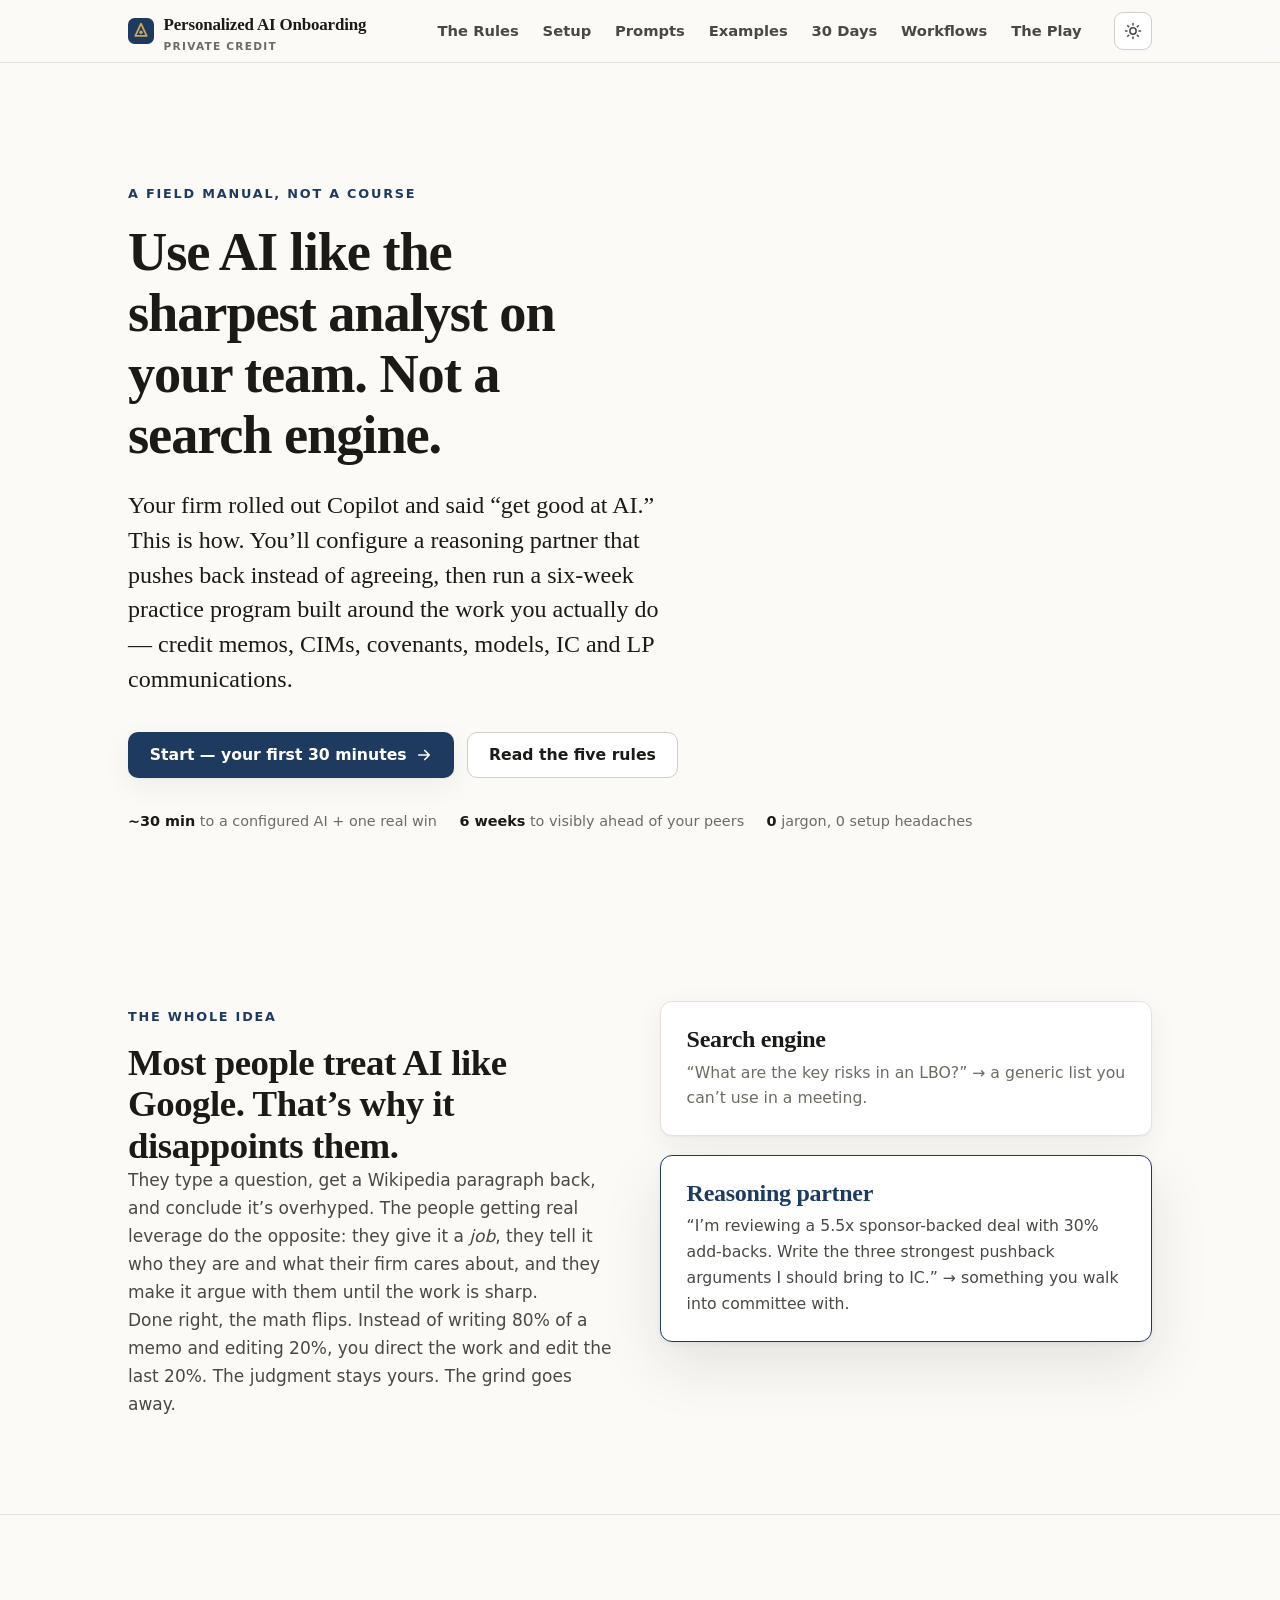
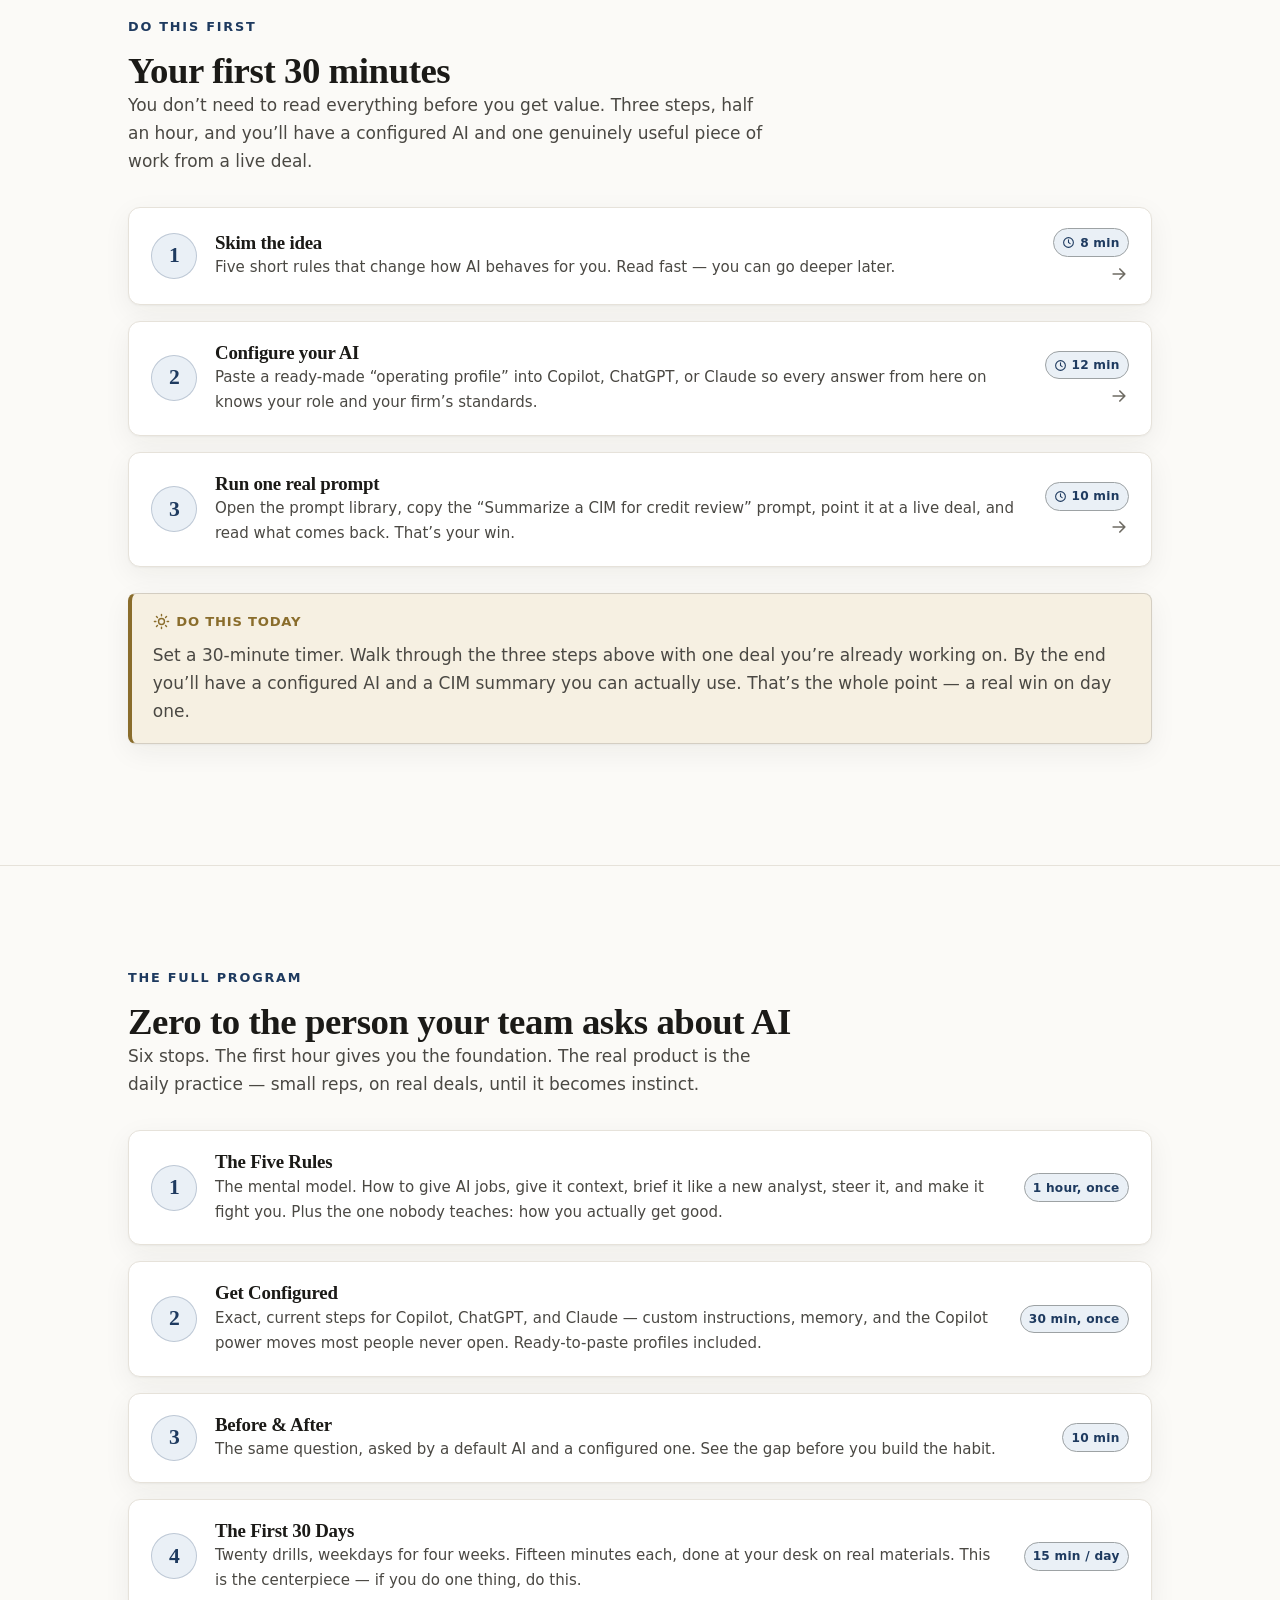
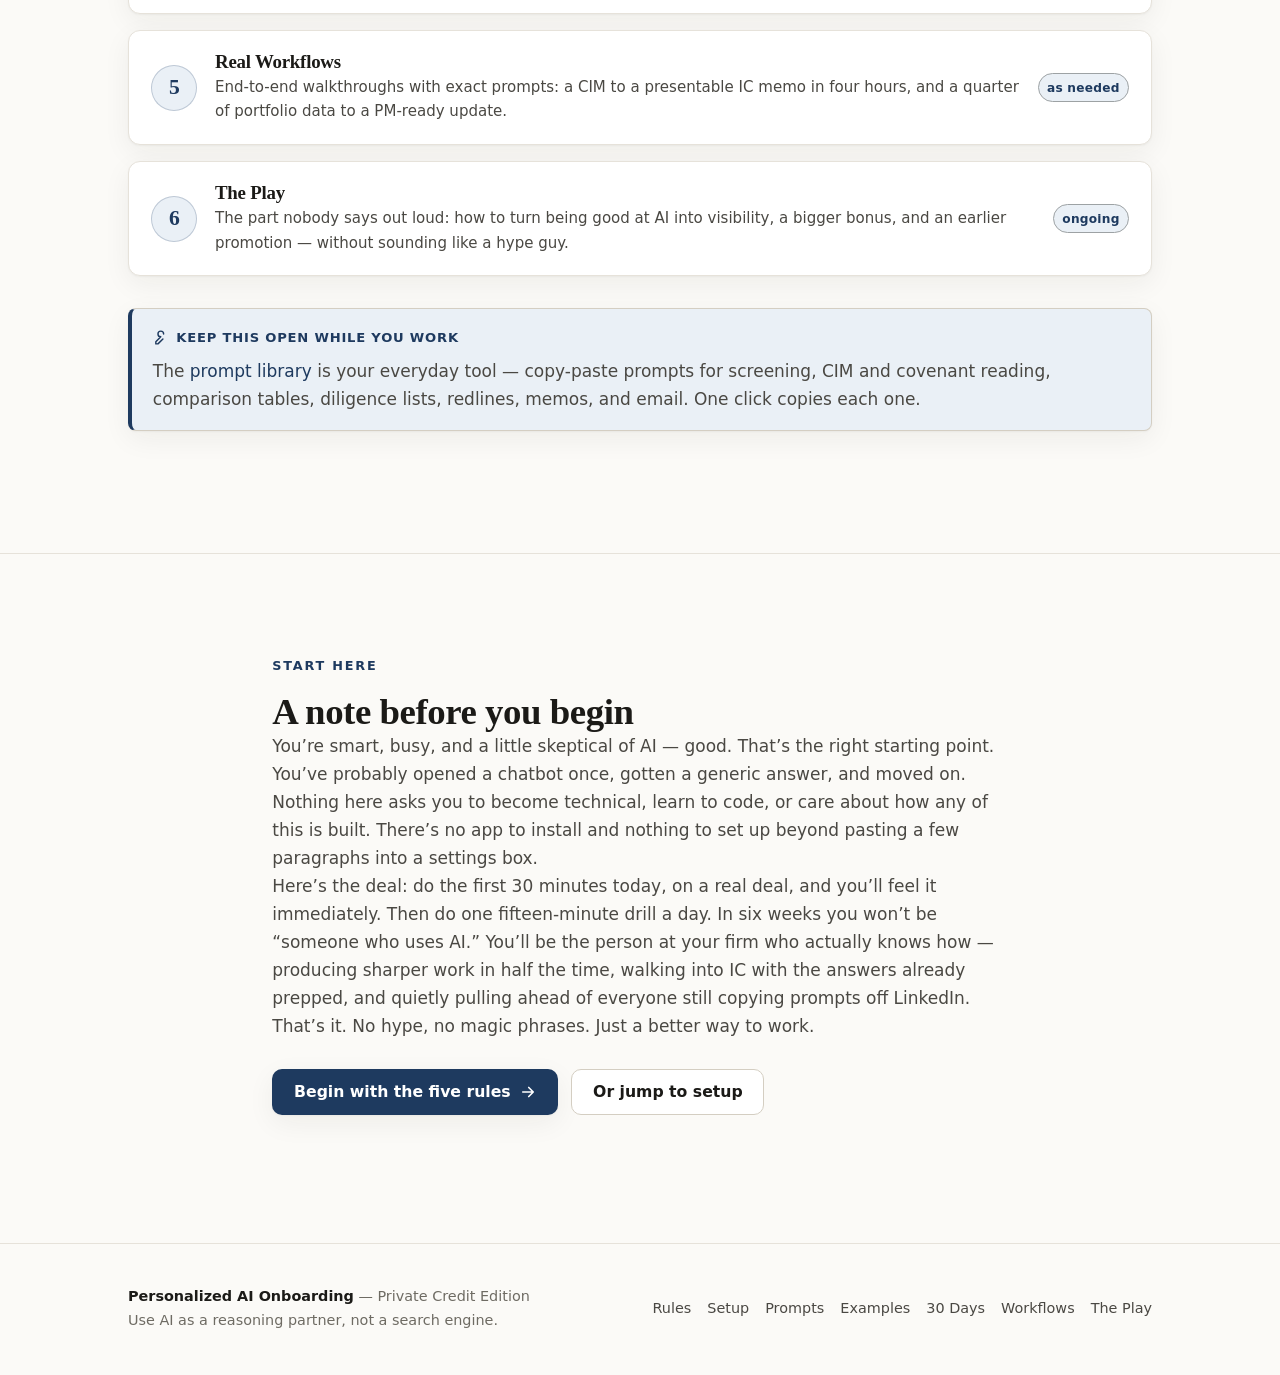
<file: docs/index.html>
<!doctype html>
<html lang="en" data-theme="light">
<head>
<meta charset="utf-8">
<meta name="viewport" content="width=device-width, initial-scale=1">
<title>Personalized AI Onboarding — Private Credit Edition</title>
<meta name="description" content="A field manual for using AI as a reasoning partner in private credit. Get configured in 30 minutes, then run a six-week practice program built around real deal work — credit memos, CIMs, covenants, IC and LP communications.">
<meta name="color-scheme" content="light dark">
<meta property="og:title" content="Personalized AI Onboarding — Private Credit Edition">
<meta property="og:description" content="Use AI like the sharpest analyst on your team, not a search engine. Configure your tools, run the 30-day program, ship real work faster.">
<meta property="og:type" content="website">
<link rel="icon" href="data:image/svg+xml,%3Csvg%20xmlns='http://www.w3.org/2000/svg'%20viewBox='0%200%2032%2032'%3E%3Crect%20width='32'%20height='32'%20rx='8'%20fill='%231E3A5F'/%3E%3Cpath%20d='M16%207%2023%2022%209%2022Z'%20fill='none'%20stroke='%23CBA85C'%20stroke-width='2.2'%20stroke-linejoin='round'/%3E%3Ccircle%20cx='16'%20cy='17.6'%20r='2.1'%20fill='%23CBA85C'/%3E%3C/svg%3E">
<link rel="stylesheet" href="assets/app.css">
<script>(function(){try{var t=localStorage.getItem('aios-theme');if(!t){t=matchMedia('(prefers-color-scheme: dark)').matches?'dark':'light';}document.documentElement.setAttribute('data-theme',t);}catch(e){}})();</script>
</head>
<body>
<div class="progressbar"></div>

<header class="nav">
  <div class="shell nav-inner">
    <a class="brand" href="index.html">
      <svg class="mark" viewBox="0 0 32 32" aria-hidden="true"><rect width="32" height="32" rx="8" fill="#1E3A5F"/><path d="M16 7 23 22 9 22Z" fill="none" stroke="#CBA85C" stroke-width="2.2" stroke-linejoin="round"/><circle cx="16" cy="17.6" r="2.1" fill="#CBA85C"/></svg>
      <span>Personalized AI Onboarding<small>Private Credit</small></span>
    </a>
    <nav class="nav-links" id="nav-links" aria-label="Primary">
      <a href="rules.html">The Rules</a>
      <a href="setup.html">Setup</a>
      <a href="prompts.html">Prompts</a>
      <a href="examples.html">Examples</a>
      <a href="drills.html">30 Days</a>
      <a href="workflows.html">Workflows</a>
      <a href="play.html">The Play</a>
    </nav>
    <div class="nav-tools">
      <button class="icon-btn theme-toggle" aria-label="Toggle dark mode" title="Toggle light / dark">
        <svg class="sun" viewBox="0 0 24 24" fill="none" stroke="currentColor" stroke-width="2" stroke-linecap="round"><circle cx="12" cy="12" r="4.2"/><path d="M12 2v2M12 20v2M2 12h2M20 12h2M4.9 4.9l1.4 1.4M17.7 17.7l1.4 1.4M19.1 4.9l-1.4 1.4M6.3 17.7l-1.4 1.4"/></svg>
        <svg class="moon" viewBox="0 0 24 24" fill="currentColor"><path d="M20 14.5A8.5 8.5 0 0 1 9.5 4 7 7 0 1 0 20 14.5z"/></svg>
      </button>
      <button class="icon-btn nav-burger" aria-label="Open menu" aria-controls="nav-links">
        <svg viewBox="0 0 24 24" fill="none" stroke="currentColor" stroke-width="2" stroke-linecap="round"><path d="M3 6h18M3 12h18M3 18h18"/></svg>
      </button>
    </div>
  </div>
</header>

<main>
  <!-- HERO -->
  <section class="hero">
    <div class="shell">
      <span class="eyebrow">A field manual, not a course</span>
      <h1>Use AI like the sharpest analyst on your team. Not a search engine.</h1>
      <p class="lead">Your firm rolled out Copilot and said “get good at AI.” This is how. You’ll configure a reasoning partner that pushes back instead of agreeing, then run a six-week practice program built around the work you actually do — credit memos, CIMs, covenants, models, IC and LP communications.</p>
      <div class="btn-row">
        <a class="btn btn-primary" href="#quickstart">Start — your first 30 minutes
          <svg viewBox="0 0 24 24" fill="none" stroke="currentColor" stroke-width="2.2" stroke-linecap="round" stroke-linejoin="round"><path d="M5 12h14M13 6l6 6-6 6"/></svg>
        </a>
        <a class="btn btn-ghost" href="rules.html">Read the five rules</a>
      </div>
      <div class="hero-meta">
        <span><b>~30 min</b> to a configured AI + one real win</span>
        <span><b>6 weeks</b> to visibly ahead of your peers</span>
        <span><b>0</b> jargon, 0 setup headaches</span>
      </div>
    </div>
  </section>

  <!-- THESIS -->
  <section class="section">
    <div class="shell">
      <div class="grid grid-2" style="gap:2.5rem; align-items:start">
        <div class="prose">
          <span class="eyebrow">The whole idea</span>
          <h2 style="margin-top:.8rem">Most people treat AI like Google. That’s why it disappoints them.</h2>
          <p>They type a question, get a Wikipedia paragraph back, and conclude it’s overhyped. The people getting real leverage do the opposite: they give it a <em>job</em>, they tell it who they are and what their firm cares about, and they make it argue with them until the work is sharp.</p>
          <p>Done right, the math flips. Instead of writing 80% of a memo and editing 20%, you direct the work and edit the last 20%. The judgment stays yours. The grind goes away.</p>
        </div>
        <div class="stack">
          <div class="card">
            <h3>Search engine</h3>
            <p class="muted">“What are the key risks in an LBO?” → a generic list you can’t use in a meeting.</p>
          </div>
          <div class="card" style="border-color:var(--accent); box-shadow:var(--shadow-lg)">
            <h3 style="color:var(--accent)">Reasoning partner</h3>
            <p>“I’m reviewing a 5.5x sponsor-backed deal with 30% add-backs. Write the three strongest pushback arguments I should bring to IC.” → something you walk into committee with.</p>
          </div>
        </div>
      </div>
    </div>
  </section>

  <!-- QUICKSTART -->
  <section class="section" id="quickstart">
    <div class="shell">
      <div class="section-head">
        <span class="eyebrow">Do this first</span>
        <h2>Your first 30 minutes</h2>
        <p>You don’t need to read everything before you get value. Three steps, half an hour, and you’ll have a configured AI and one genuinely useful piece of work from a live deal.</p>
      </div>

      <div class="journey">
        <a class="step" href="rules.html">
          <span class="step-num">1</span>
          <span class="step-body">
            <h3>Skim the idea</h3>
            <p>Five short rules that change how AI behaves for you. Read fast — you can go deeper later.</p>
          </span>
          <span class="step-meta">
            <span class="pill time"><svg viewBox="0 0 24 24" fill="none" stroke="currentColor" stroke-width="2"><circle cx="12" cy="12" r="9"/><path d="M12 7v5l3 2" stroke-linecap="round"/></svg>8 min</span>
            <svg class="step-arrow" width="20" height="20" viewBox="0 0 24 24" fill="none" stroke="currentColor" stroke-width="2" stroke-linecap="round" stroke-linejoin="round"><path d="M5 12h14M13 6l6 6-6 6"/></svg>
          </span>
        </a>

        <a class="step" href="setup.html">
          <span class="step-num">2</span>
          <span class="step-body">
            <h3>Configure your AI</h3>
            <p>Paste a ready-made “operating profile” into Copilot, ChatGPT, or Claude so every answer from here on knows your role and your firm’s standards.</p>
          </span>
          <span class="step-meta">
            <span class="pill time"><svg viewBox="0 0 24 24" fill="none" stroke="currentColor" stroke-width="2"><circle cx="12" cy="12" r="9"/><path d="M12 7v5l3 2" stroke-linecap="round"/></svg>12 min</span>
            <svg class="step-arrow" width="20" height="20" viewBox="0 0 24 24" fill="none" stroke="currentColor" stroke-width="2" stroke-linecap="round" stroke-linejoin="round"><path d="M5 12h14M13 6l6 6-6 6"/></svg>
          </span>
        </a>

        <a class="step" href="prompts.html">
          <span class="step-num">3</span>
          <span class="step-body">
            <h3>Run one real prompt</h3>
            <p>Open the prompt library, copy the “Summarize a CIM for credit review” prompt, point it at a live deal, and read what comes back. That’s your win.</p>
          </span>
          <span class="step-meta">
            <span class="pill time"><svg viewBox="0 0 24 24" fill="none" stroke="currentColor" stroke-width="2"><circle cx="12" cy="12" r="9"/><path d="M12 7v5l3 2" stroke-linecap="round"/></svg>10 min</span>
            <svg class="step-arrow" width="20" height="20" viewBox="0 0 24 24" fill="none" stroke="currentColor" stroke-width="2" stroke-linecap="round" stroke-linejoin="round"><path d="M5 12h14M13 6l6 6-6 6"/></svg>
          </span>
        </a>
      </div>

      <div class="callout today">
        <div class="callout-h"><svg viewBox="0 0 24 24" fill="none" stroke="currentColor" stroke-width="2" stroke-linecap="round"><circle cx="12" cy="12" r="4.2"/><path d="M12 2v2M12 20v2M2 12h2M20 12h2M4.9 4.9l1.4 1.4M17.7 17.7l1.4 1.4M19.1 4.9l-1.4 1.4M6.3 17.7l-1.4 1.4"/></svg>Do this today</div>
        <p>Set a 30-minute timer. Walk through the three steps above with one deal you’re already working on. By the end you’ll have a configured AI and a CIM summary you can actually use. That’s the whole point — a real win on day one.</p>
      </div>
    </div>
  </section>

  <!-- FULL JOURNEY -->
  <section class="section">
    <div class="shell">
      <div class="section-head">
        <span class="eyebrow">The full program</span>
        <h2>Zero to the person your team asks about AI</h2>
        <p>Six stops. The first hour gives you the foundation. The real product is the daily practice — small reps, on real deals, until it becomes instinct.</p>
      </div>

      <div class="journey">
        <a class="step" href="rules.html">
          <span class="step-num">1</span>
          <span class="step-body"><h3>The Five Rules</h3><p>The mental model. How to give AI jobs, give it context, brief it like a new analyst, steer it, and make it fight you. Plus the one nobody teaches: how you actually get good.</p></span>
          <span class="step-meta"><span class="pill time">1 hour, once</span></span>
        </a>
        <a class="step" href="setup.html">
          <span class="step-num">2</span>
          <span class="step-body"><h3>Get Configured</h3><p>Exact, current steps for Copilot, ChatGPT, and Claude — custom instructions, memory, and the Copilot power moves most people never open. Ready-to-paste profiles included.</p></span>
          <span class="step-meta"><span class="pill time">30 min, once</span></span>
        </a>
        <a class="step" href="examples.html">
          <span class="step-num">3</span>
          <span class="step-body"><h3>Before &amp; After</h3><p>The same question, asked by a default AI and a configured one. See the gap before you build the habit.</p></span>
          <span class="step-meta"><span class="pill time">10 min</span></span>
        </a>
        <a class="step" href="drills.html">
          <span class="step-num">4</span>
          <span class="step-body"><h3>The First 30 Days</h3><p>Twenty drills, weekdays for four weeks. Fifteen minutes each, done at your desk on real materials. This is the centerpiece — if you do one thing, do this.</p></span>
          <span class="step-meta"><span class="pill time">15 min / day</span></span>
        </a>
        <a class="step" href="workflows.html">
          <span class="step-num">5</span>
          <span class="step-body"><h3>Real Workflows</h3><p>End-to-end walkthroughs with exact prompts: a CIM to a presentable IC memo in four hours, and a quarter of portfolio data to a PM-ready update.</p></span>
          <span class="step-meta"><span class="pill time">as needed</span></span>
        </a>
        <a class="step" href="play.html">
          <span class="step-num">6</span>
          <span class="step-body"><h3>The Play</h3><p>The part nobody says out loud: how to turn being good at AI into visibility, a bigger bonus, and an earlier promotion — without sounding like a hype guy.</p></span>
          <span class="step-meta"><span class="pill time">ongoing</span></span>
        </a>
      </div>

      <div class="callout key" style="margin-top:2rem">
        <div class="callout-h"><svg viewBox="0 0 24 24" fill="none" stroke="currentColor" stroke-width="2" stroke-linecap="round" stroke-linejoin="round"><path d="M15 7a4 4 0 1 0-4 4M11 11l-7 7v3h3l7-7"/></svg>Keep this open while you work</div>
        <p>The <a href="prompts.html">prompt library</a> is your everyday tool — copy-paste prompts for screening, CIM and covenant reading, comparison tables, diligence lists, redlines, memos, and email. One click copies each one.</p>
      </div>
    </div>
  </section>

  <!-- START HERE NOTE -->
  <section class="section">
    <div class="shell">
      <div class="prose" style="margin-inline:auto">
        <span class="eyebrow">Start here</span>
        <h2 style="margin-top:.8rem">A note before you begin</h2>
        <p>You’re smart, busy, and a little skeptical of AI — good. That’s the right starting point. You’ve probably opened a chatbot once, gotten a generic answer, and moved on. Nothing here asks you to become technical, learn to code, or care about how any of this is built. There’s no app to install and nothing to set up beyond pasting a few paragraphs into a settings box.</p>
        <p>Here’s the deal: do the first 30 minutes today, on a real deal, and you’ll feel it immediately. Then do one fifteen-minute drill a day. In six weeks you won’t be “someone who uses AI.” You’ll be the person at your firm who actually knows how — producing sharper work in half the time, walking into IC with the answers already prepped, and quietly pulling ahead of everyone still copying prompts off LinkedIn.</p>
        <p>That’s it. No hype, no magic phrases. Just a better way to work.</p>
        <div class="btn-row" style="margin-top:1.8rem">
          <a class="btn btn-primary" href="rules.html">Begin with the five rules
            <svg viewBox="0 0 24 24" fill="none" stroke="currentColor" stroke-width="2.2" stroke-linecap="round" stroke-linejoin="round"><path d="M5 12h14M13 6l6 6-6 6"/></svg>
          </a>
          <a class="btn btn-ghost" href="setup.html">Or jump to setup</a>
        </div>
      </div>
    </div>
  </section>
</main>

<footer class="footer">
  <div class="shell footer-inner">
    <div>
      <strong style="color:var(--ink)">Personalized AI Onboarding</strong> — Private Credit Edition<br>
      <span class="muted">Use AI as a reasoning partner, not a search engine.</span>
    </div>
    <nav class="footer-links" aria-label="Footer">
      <a href="rules.html">Rules</a>
      <a href="setup.html">Setup</a>
      <a href="prompts.html">Prompts</a>
      <a href="examples.html">Examples</a>
      <a href="drills.html">30 Days</a>
      <a href="workflows.html">Workflows</a>
      <a href="play.html">The Play</a>
    </nav>
  </div>
</footer>

<script src="assets/app.js"></script>
</body>
</html>
</file>
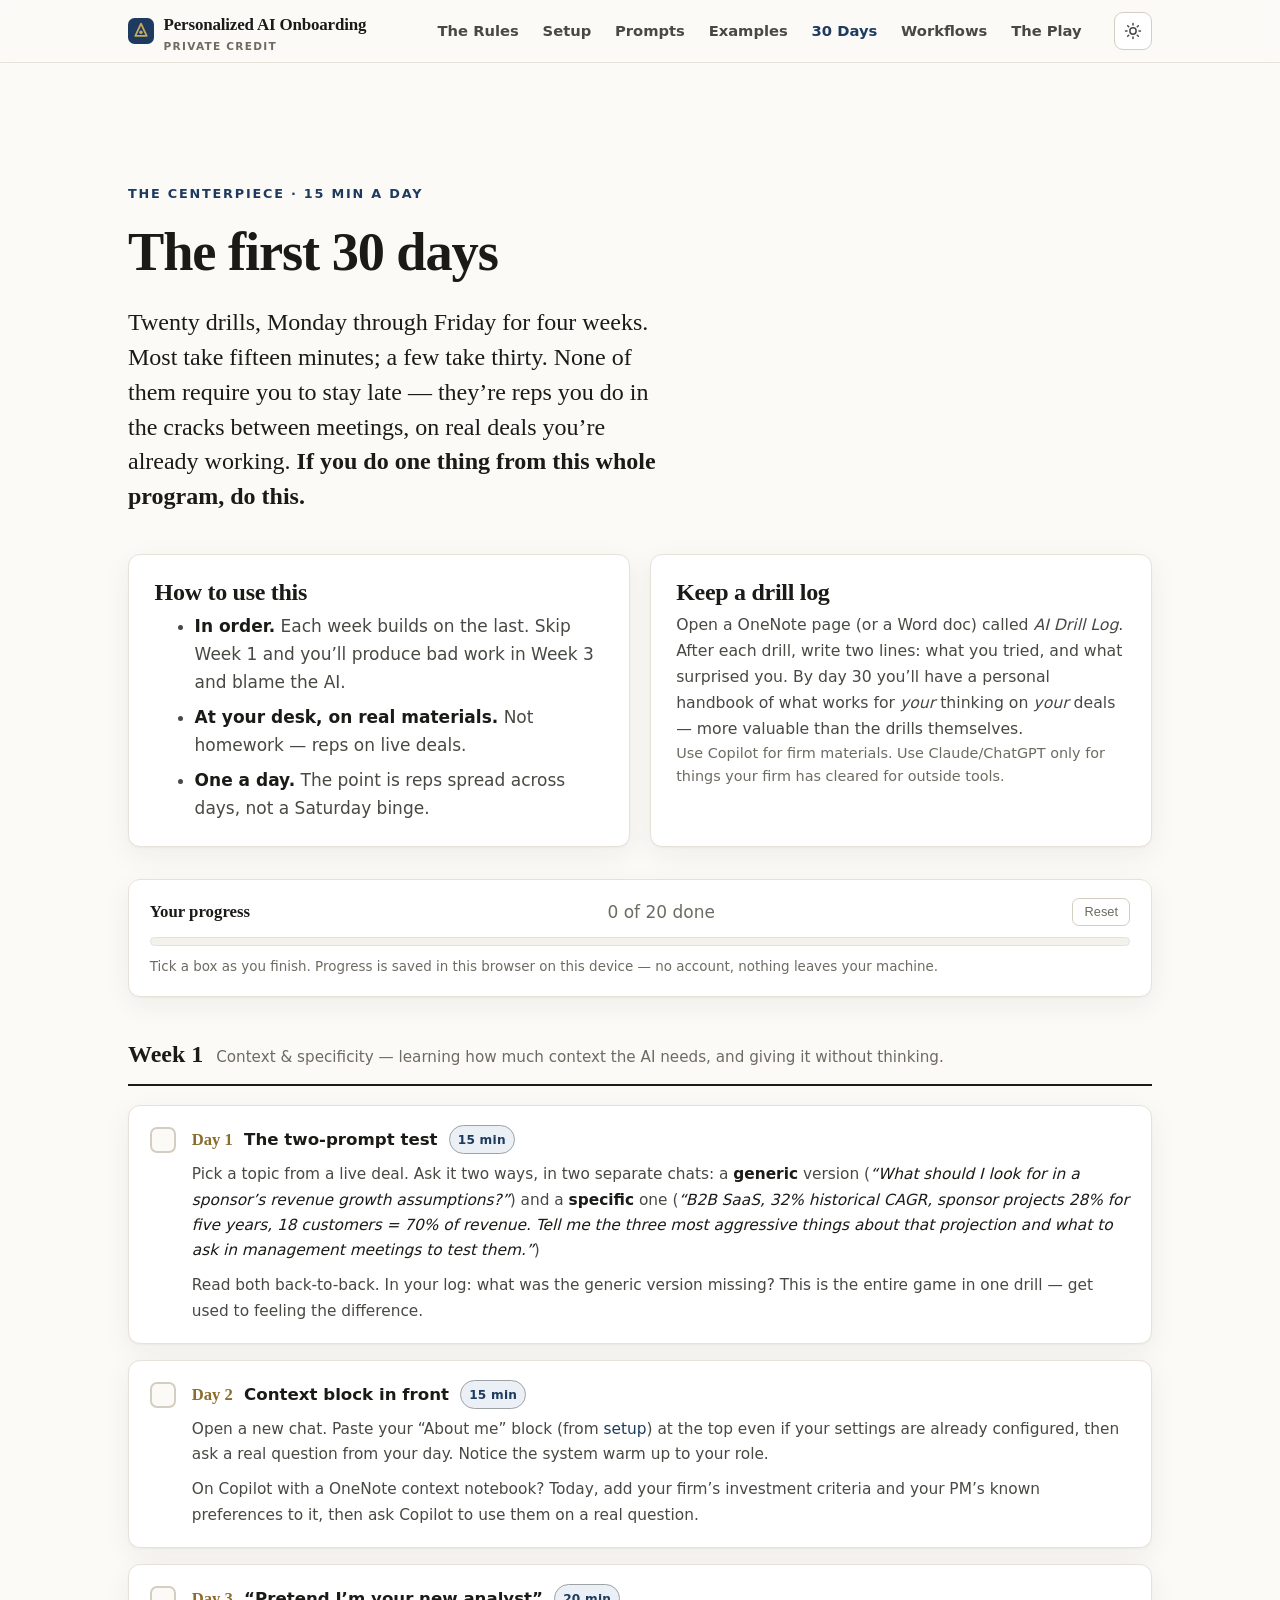
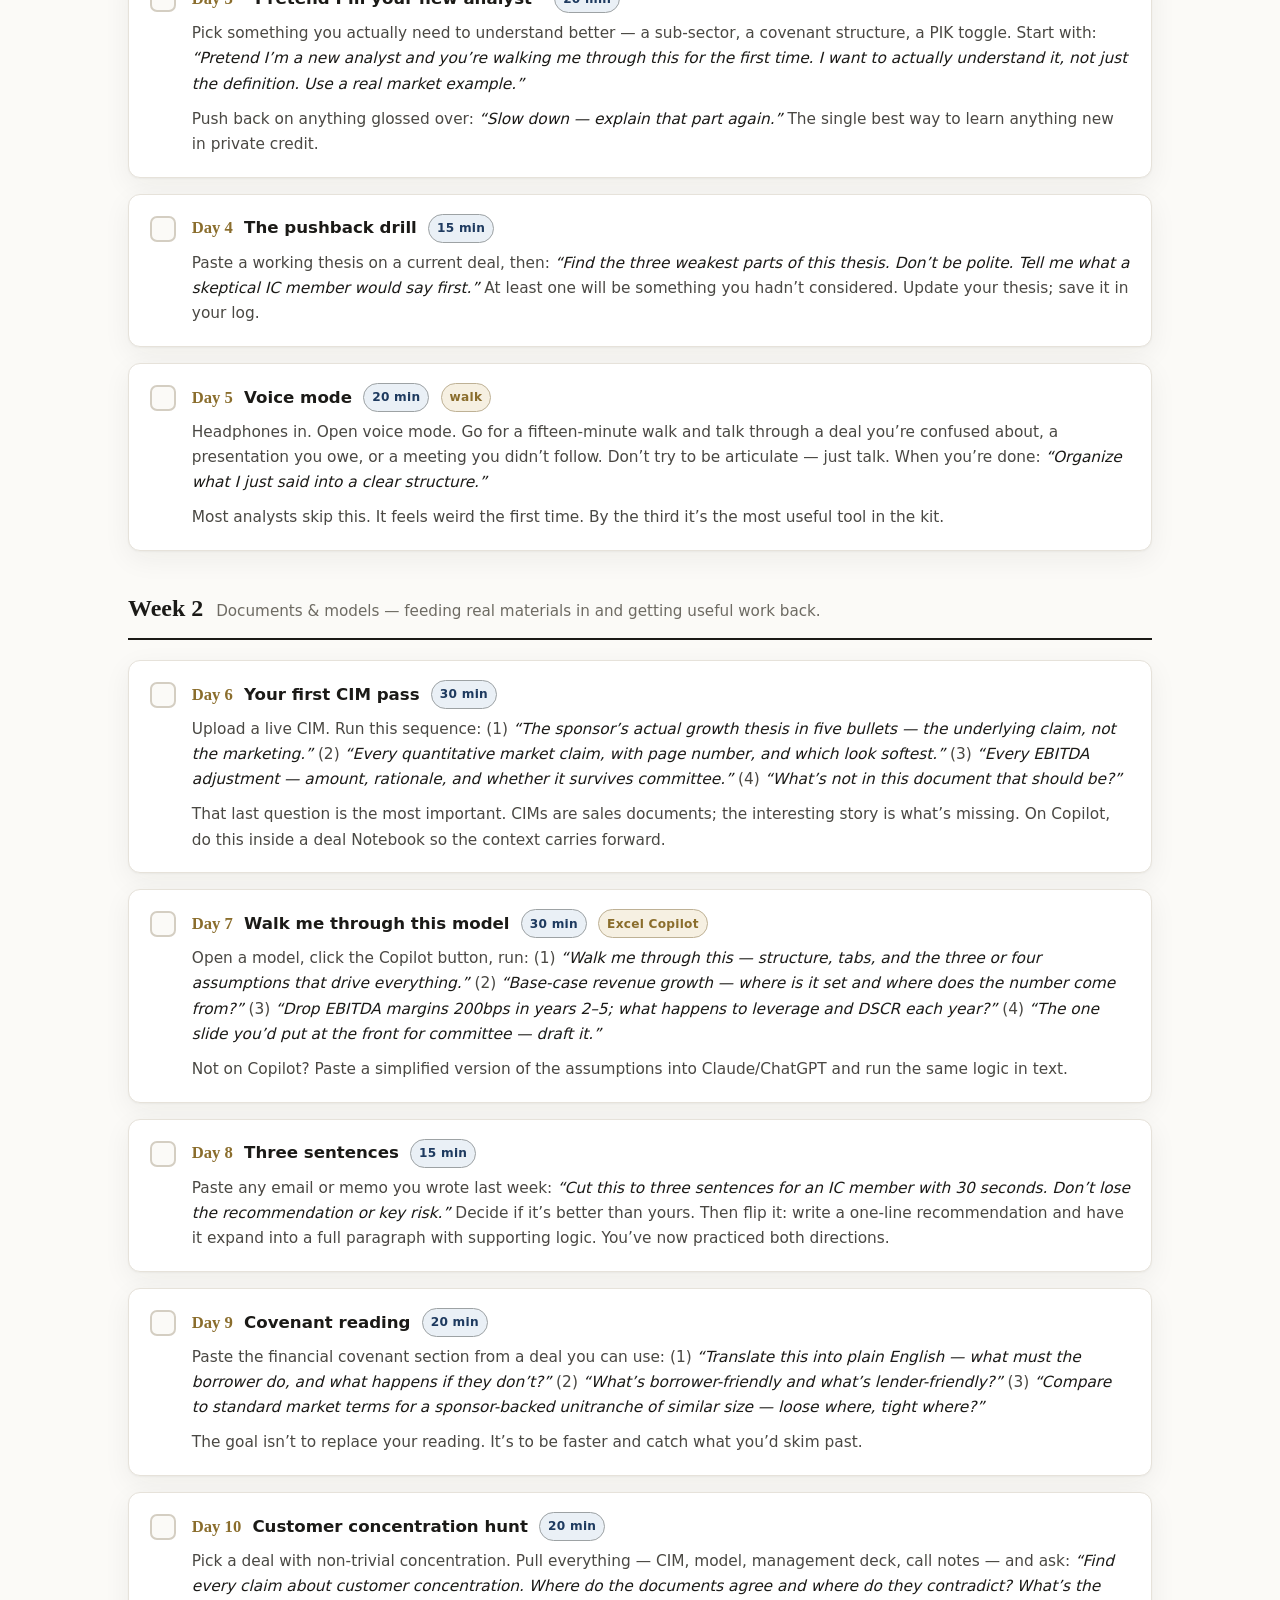
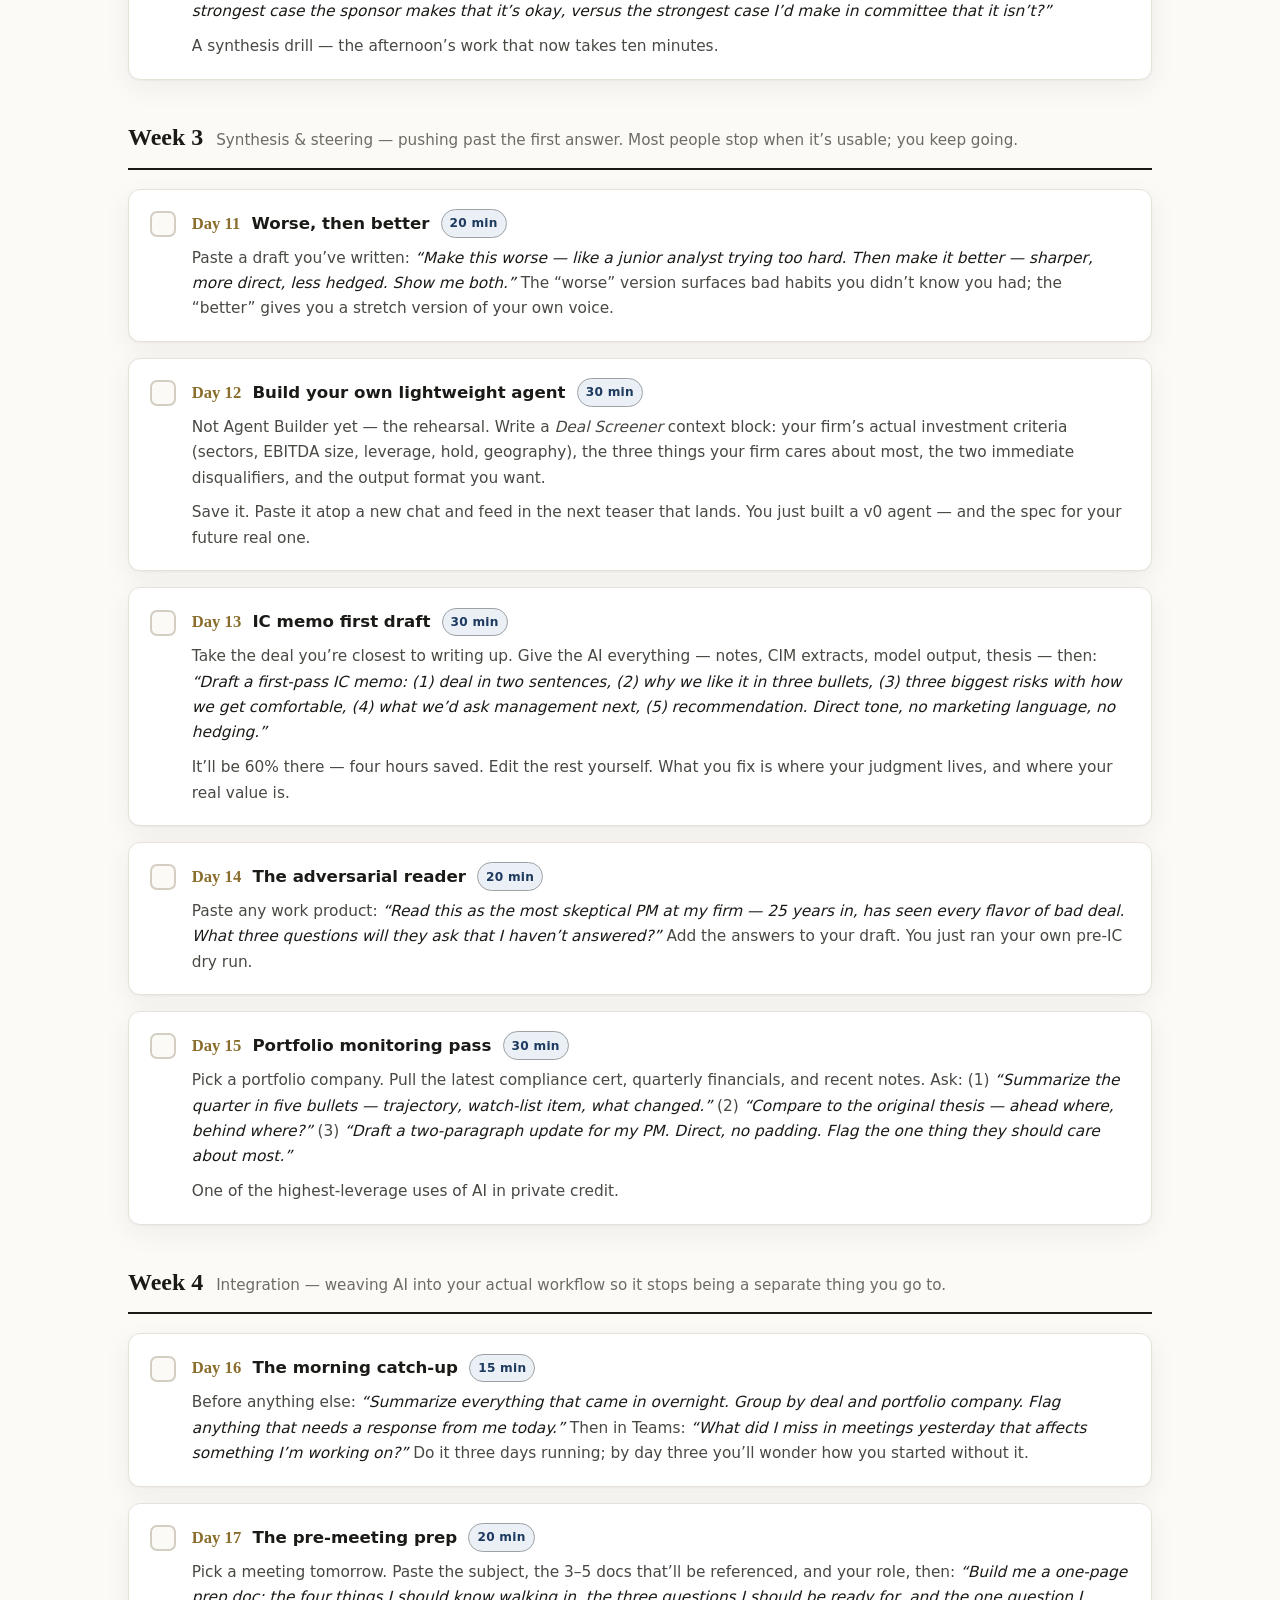
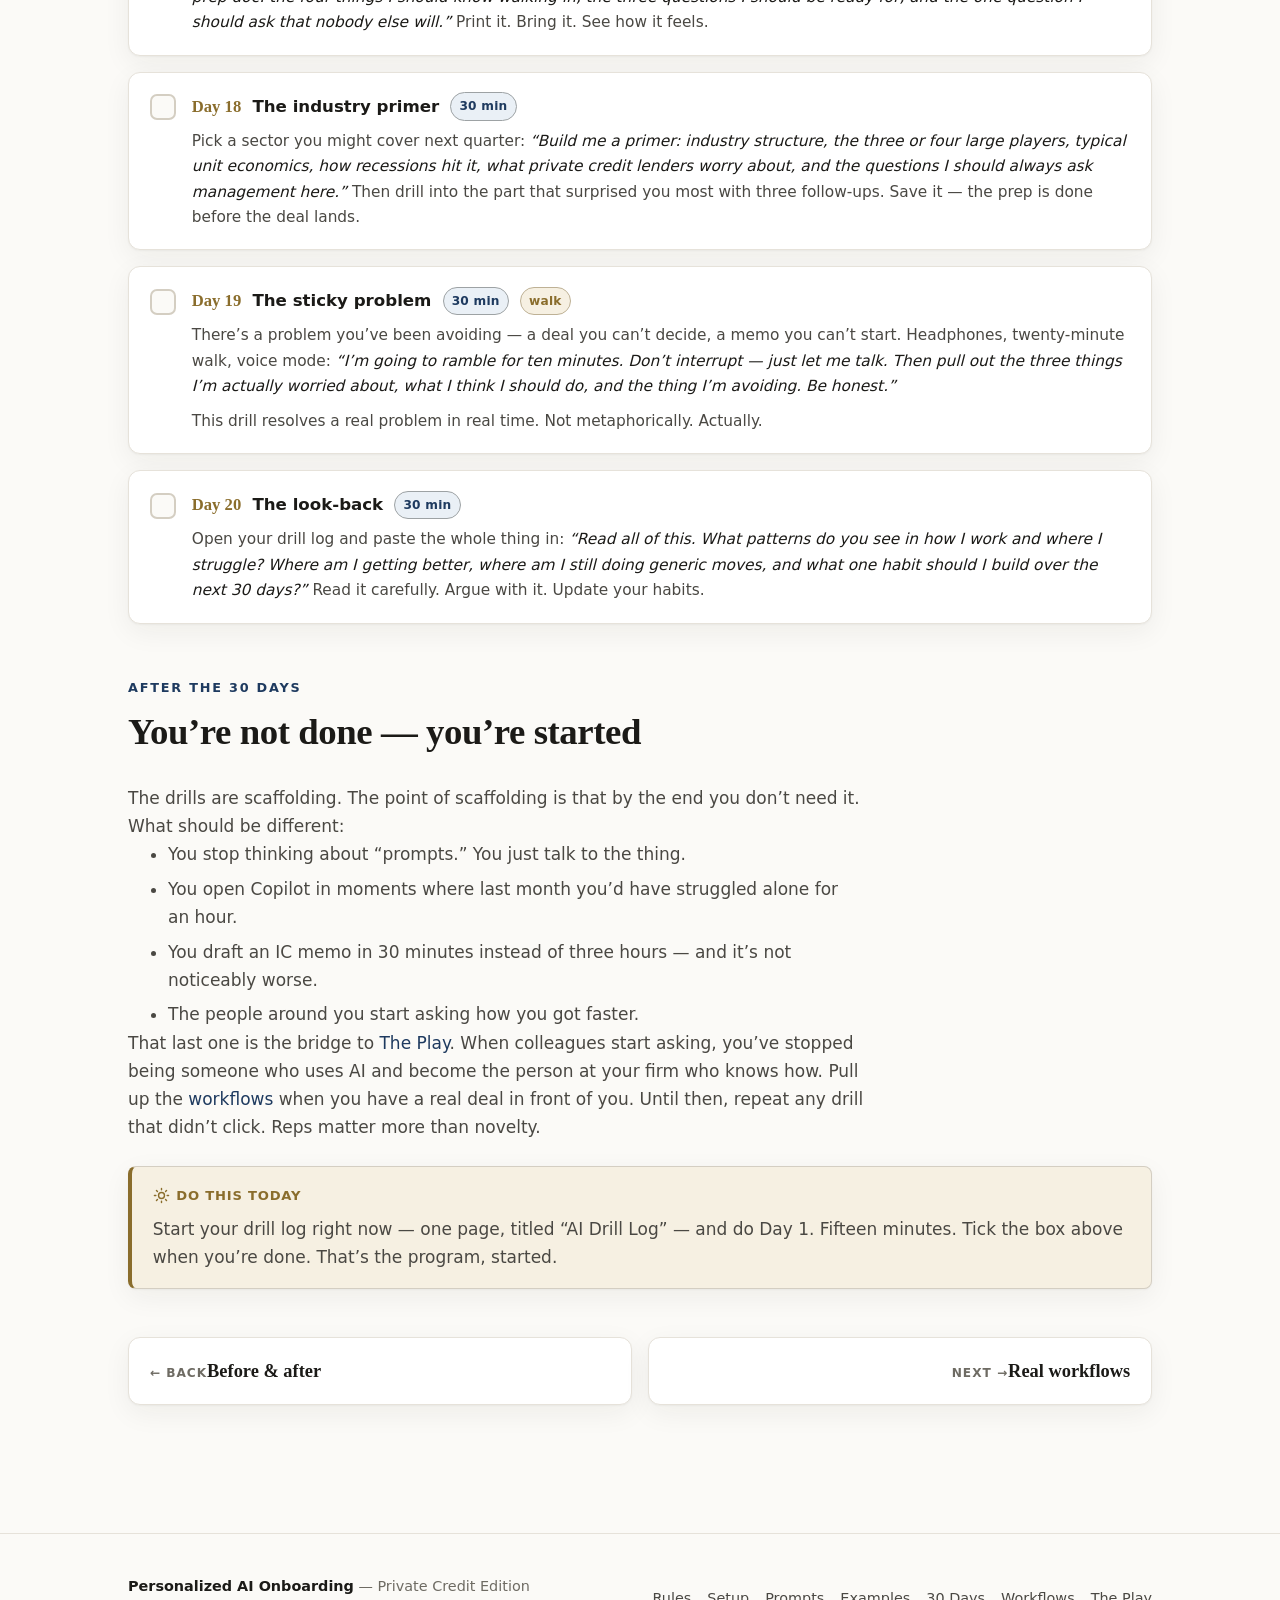
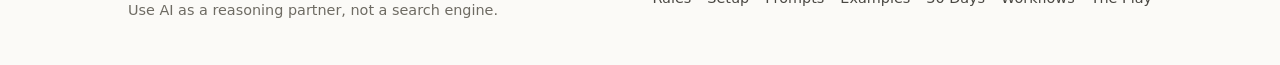
<file: docs/drills.html>
<!doctype html>
<html lang="en" data-theme="light">
<head>
<meta charset="utf-8">
<meta name="viewport" content="width=device-width, initial-scale=1">
<title>The First 30 Days — Personalized AI Onboarding</title>
<meta name="description" content="Twenty drills, weekdays for four weeks. Fifteen minutes each, done at your desk on real private credit deals. The centerpiece of the program — with progress tracking.">
<meta name="color-scheme" content="light dark">
<link rel="icon" href="data:image/svg+xml,%3Csvg%20xmlns='http://www.w3.org/2000/svg'%20viewBox='0%200%2032%2032'%3E%3Crect%20width='32'%20height='32'%20rx='8'%20fill='%231E3A5F'/%3E%3Cpath%20d='M16%207%2023%2022%209%2022Z'%20fill='none'%20stroke='%23CBA85C'%20stroke-width='2.2'%20stroke-linejoin='round'/%3E%3Ccircle%20cx='16'%20cy='17.6'%20r='2.1'%20fill='%23CBA85C'/%3E%3C/svg%3E">
<link rel="stylesheet" href="assets/app.css">
<script>(function(){try{var t=localStorage.getItem('aios-theme');if(!t){t=matchMedia('(prefers-color-scheme: dark)').matches?'dark':'light';}document.documentElement.setAttribute('data-theme',t);}catch(e){}})();</script>
</head>
<body>
<div class="progressbar"></div>

<header class="nav">
  <div class="shell nav-inner">
    <a class="brand" href="index.html">
      <svg class="mark" viewBox="0 0 32 32" aria-hidden="true"><rect width="32" height="32" rx="8" fill="#1E3A5F"/><path d="M16 7 23 22 9 22Z" fill="none" stroke="#CBA85C" stroke-width="2.2" stroke-linejoin="round"/><circle cx="16" cy="17.6" r="2.1" fill="#CBA85C"/></svg>
      <span>Personalized AI Onboarding<small>Private Credit</small></span>
    </a>
    <nav class="nav-links" id="nav-links" aria-label="Primary">
      <a href="rules.html">The Rules</a>
      <a href="setup.html">Setup</a>
      <a href="prompts.html">Prompts</a>
      <a href="examples.html">Examples</a>
      <a href="drills.html">30 Days</a>
      <a href="workflows.html">Workflows</a>
      <a href="play.html">The Play</a>
    </nav>
    <div class="nav-tools">
      <button class="icon-btn theme-toggle" aria-label="Toggle dark mode" title="Toggle light / dark">
        <svg class="sun" viewBox="0 0 24 24" fill="none" stroke="currentColor" stroke-width="2" stroke-linecap="round"><circle cx="12" cy="12" r="4.2"/><path d="M12 2v2M12 20v2M2 12h2M20 12h2M4.9 4.9l1.4 1.4M17.7 17.7l1.4 1.4M19.1 4.9l-1.4 1.4M6.3 17.7l-1.4 1.4"/></svg>
        <svg class="moon" viewBox="0 0 24 24" fill="currentColor"><path d="M20 14.5A8.5 8.5 0 0 1 9.5 4 7 7 0 1 0 20 14.5z"/></svg>
      </button>
      <button class="icon-btn nav-burger" aria-label="Open menu" aria-controls="nav-links">
        <svg viewBox="0 0 24 24" fill="none" stroke="currentColor" stroke-width="2" stroke-linecap="round"><path d="M3 6h18M3 12h18M3 18h18"/></svg>
      </button>
    </div>
  </div>
</header>

<main>
  <section class="hero" style="padding-bottom:1rem">
    <div class="shell">
      <span class="eyebrow">The centerpiece · 15 min a day</span>
      <h1>The first 30 days</h1>
      <p class="lead">Twenty drills, Monday through Friday for four weeks. Most take fifteen minutes; a few take thirty. None of them require you to stay late — they’re reps you do in the cracks between meetings, on real deals you’re already working. <strong>If you do one thing from this whole program, do this.</strong></p>
    </div>
  </section>

  <section class="section" style="padding-top:1.5rem">
    <div class="shell">

      <div class="grid grid-2" style="margin-bottom:2rem">
        <div class="card"><h3>How to use this</h3><ul class="prose"><li><strong>In order.</strong> Each week builds on the last. Skip Week 1 and you’ll produce bad work in Week 3 and blame the AI.</li><li><strong>At your desk, on real materials.</strong> Not homework — reps on live deals.</li><li><strong>One a day.</strong> The point is reps spread across days, not a Saturday binge.</li></ul></div>
        <div class="card"><h3>Keep a drill log</h3><p>Open a OneNote page (or a Word doc) called <em>AI Drill Log</em>. After each drill, write two lines: what you tried, and what surprised you. By day 30 you’ll have a personal handbook of what works for <em>your</em> thinking on <em>your</em> deals — more valuable than the drills themselves.</p><p class="muted" style="font-size:.9rem">Use Copilot for firm materials. Use Claude/ChatGPT only for things your firm has cleared for outside tools.</p></div>
      </div>

      <!-- PROGRESS PANEL -->
      <div class="progress-panel">
        <div class="progress-top">
          <b>Your progress</b>
          <span id="drill-count" class="muted">0 of 20 done</span>
          <button class="btn-tiny" id="drill-reset" type="button">Reset</button>
        </div>
        <div class="progress-track"><div class="progress-fill" id="drill-fill"></div></div>
        <p class="muted" style="font-size:.84rem; margin-top:.6rem">Tick a box as you finish. Progress is saved in this browser on this device — no account, nothing leaves your machine.</p>
      </div>

      <!-- WEEK 1 -->
      <div class="week">
        <div class="week-head"><span class="wk">Week 1</span><span class="wk-theme">Context &amp; specificity — learning how much context the AI needs, and giving it without thinking.</span></div>

        <div class="drill"><input class="drill-check" type="checkbox" data-drill="d1" aria-label="Mark Day 1 complete">
          <div class="drill-body"><div class="drill-title"><span class="day">Day 1</span> The two-prompt test <span class="pill time">15 min</span></div>
            <p>Pick a topic from a live deal. Ask it two ways, in two separate chats: a <strong>generic</strong> version (<span class="ex">“What should I look for in a sponsor’s revenue growth assumptions?”</span>) and a <strong>specific</strong> one (<span class="ex">“B2B SaaS, 32% historical CAGR, sponsor projects 28% for five years, 18 customers = 70% of revenue. Tell me the three most aggressive things about that projection and what to ask in management meetings to test them.”</span>)</p>
            <p>Read both back-to-back. In your log: what was the generic version missing? This is the entire game in one drill — get used to feeling the difference.</p>
          </div>
        </div>

        <div class="drill"><input class="drill-check" type="checkbox" data-drill="d2" aria-label="Mark Day 2 complete">
          <div class="drill-body"><div class="drill-title"><span class="day">Day 2</span> Context block in front <span class="pill time">15 min</span></div>
            <p>Open a new chat. Paste your “About me” block (from <a href="setup.html">setup</a>) at the top even if your settings are already configured, then ask a real question from your day. Notice the system warm up to your role.</p>
            <p>On Copilot with a OneNote context notebook? Today, add your firm’s investment criteria and your PM’s known preferences to it, then ask Copilot to use them on a real question.</p>
          </div>
        </div>

        <div class="drill"><input class="drill-check" type="checkbox" data-drill="d3" aria-label="Mark Day 3 complete">
          <div class="drill-body"><div class="drill-title"><span class="day">Day 3</span> “Pretend I’m your new analyst” <span class="pill time">20 min</span></div>
            <p>Pick something you actually need to understand better — a sub-sector, a covenant structure, a PIK toggle. Start with: <span class="ex">“Pretend I’m a new analyst and you’re walking me through this for the first time. I want to actually understand it, not just the definition. Use a real market example.”</span></p>
            <p>Push back on anything glossed over: <span class="ex">“Slow down — explain that part again.”</span> The single best way to learn anything new in private credit.</p>
          </div>
        </div>

        <div class="drill"><input class="drill-check" type="checkbox" data-drill="d4" aria-label="Mark Day 4 complete">
          <div class="drill-body"><div class="drill-title"><span class="day">Day 4</span> The pushback drill <span class="pill time">15 min</span></div>
            <p>Paste a working thesis on a current deal, then: <span class="ex">“Find the three weakest parts of this thesis. Don’t be polite. Tell me what a skeptical IC member would say first.”</span> At least one will be something you hadn’t considered. Update your thesis; save it in your log.</p>
          </div>
        </div>

        <div class="drill"><input class="drill-check" type="checkbox" data-drill="d5" aria-label="Mark Day 5 complete">
          <div class="drill-body"><div class="drill-title"><span class="day">Day 5</span> Voice mode <span class="pill time">20 min</span> <span class="pill tool">walk</span></div>
            <p>Headphones in. Open voice mode. Go for a fifteen-minute walk and talk through a deal you’re confused about, a presentation you owe, or a meeting you didn’t follow. Don’t try to be articulate — just talk. When you’re done: <span class="ex">“Organize what I just said into a clear structure.”</span></p>
            <p>Most analysts skip this. It feels weird the first time. By the third it’s the most useful tool in the kit.</p>
          </div>
        </div>
      </div>

      <!-- WEEK 2 -->
      <div class="week">
        <div class="week-head"><span class="wk">Week 2</span><span class="wk-theme">Documents &amp; models — feeding real materials in and getting useful work back.</span></div>

        <div class="drill"><input class="drill-check" type="checkbox" data-drill="d6" aria-label="Mark Day 6 complete">
          <div class="drill-body"><div class="drill-title"><span class="day">Day 6</span> Your first CIM pass <span class="pill time">30 min</span></div>
            <p>Upload a live CIM. Run this sequence: (1) <span class="ex">“The sponsor’s actual growth thesis in five bullets — the underlying claim, not the marketing.”</span> (2) <span class="ex">“Every quantitative market claim, with page number, and which look softest.”</span> (3) <span class="ex">“Every EBITDA adjustment — amount, rationale, and whether it survives committee.”</span> (4) <span class="ex">“What’s not in this document that should be?”</span></p>
            <p>That last question is the most important. CIMs are sales documents; the interesting story is what’s missing. On Copilot, do this inside a deal Notebook so the context carries forward.</p>
          </div>
        </div>

        <div class="drill"><input class="drill-check" type="checkbox" data-drill="d7" aria-label="Mark Day 7 complete">
          <div class="drill-body"><div class="drill-title"><span class="day">Day 7</span> Walk me through this model <span class="pill time">30 min</span> <span class="pill tool">Excel Copilot</span></div>
            <p>Open a model, click the Copilot button, run: (1) <span class="ex">“Walk me through this — structure, tabs, and the three or four assumptions that drive everything.”</span> (2) <span class="ex">“Base-case revenue growth — where is it set and where does the number come from?”</span> (3) <span class="ex">“Drop EBITDA margins 200bps in years 2–5; what happens to leverage and DSCR each year?”</span> (4) <span class="ex">“The one slide you’d put at the front for committee — draft it.”</span></p>
            <p>Not on Copilot? Paste a simplified version of the assumptions into Claude/ChatGPT and run the same logic in text.</p>
          </div>
        </div>

        <div class="drill"><input class="drill-check" type="checkbox" data-drill="d8" aria-label="Mark Day 8 complete">
          <div class="drill-body"><div class="drill-title"><span class="day">Day 8</span> Three sentences <span class="pill time">15 min</span></div>
            <p>Paste any email or memo you wrote last week: <span class="ex">“Cut this to three sentences for an IC member with 30 seconds. Don’t lose the recommendation or key risk.”</span> Decide if it’s better than yours. Then flip it: write a one-line recommendation and have it expand into a full paragraph with supporting logic. You’ve now practiced both directions.</p>
          </div>
        </div>

        <div class="drill"><input class="drill-check" type="checkbox" data-drill="d9" aria-label="Mark Day 9 complete">
          <div class="drill-body"><div class="drill-title"><span class="day">Day 9</span> Covenant reading <span class="pill time">20 min</span></div>
            <p>Paste the financial covenant section from a deal you can use: (1) <span class="ex">“Translate this into plain English — what must the borrower do, and what happens if they don’t?”</span> (2) <span class="ex">“What’s borrower-friendly and what’s lender-friendly?”</span> (3) <span class="ex">“Compare to standard market terms for a sponsor-backed unitranche of similar size — loose where, tight where?”</span></p>
            <p>The goal isn’t to replace your reading. It’s to be faster and catch what you’d skim past.</p>
          </div>
        </div>

        <div class="drill"><input class="drill-check" type="checkbox" data-drill="d10" aria-label="Mark Day 10 complete">
          <div class="drill-body"><div class="drill-title"><span class="day">Day 10</span> Customer concentration hunt <span class="pill time">20 min</span></div>
            <p>Pick a deal with non-trivial concentration. Pull everything — CIM, model, management deck, call notes — and ask: <span class="ex">“Find every claim about customer concentration. Where do the documents agree and where do they contradict? What’s the strongest case the sponsor makes that it’s okay, versus the strongest case I’d make in committee that it isn’t?”</span></p>
            <p>A synthesis drill — the afternoon’s work that now takes ten minutes.</p>
          </div>
        </div>
      </div>

      <!-- WEEK 3 -->
      <div class="week">
        <div class="week-head"><span class="wk">Week 3</span><span class="wk-theme">Synthesis &amp; steering — pushing past the first answer. Most people stop when it’s usable; you keep going.</span></div>

        <div class="drill"><input class="drill-check" type="checkbox" data-drill="d11" aria-label="Mark Day 11 complete">
          <div class="drill-body"><div class="drill-title"><span class="day">Day 11</span> Worse, then better <span class="pill time">20 min</span></div>
            <p>Paste a draft you’ve written: <span class="ex">“Make this worse — like a junior analyst trying too hard. Then make it better — sharper, more direct, less hedged. Show me both.”</span> The “worse” version surfaces bad habits you didn’t know you had; the “better” gives you a stretch version of your own voice.</p>
          </div>
        </div>

        <div class="drill"><input class="drill-check" type="checkbox" data-drill="d12" aria-label="Mark Day 12 complete">
          <div class="drill-body"><div class="drill-title"><span class="day">Day 12</span> Build your own lightweight agent <span class="pill time">30 min</span></div>
            <p>Not Agent Builder yet — the rehearsal. Write a <em>Deal Screener</em> context block: your firm’s actual investment criteria (sectors, EBITDA size, leverage, hold, geography), the three things your firm cares about most, the two immediate disqualifiers, and the output format you want.</p>
            <p>Save it. Paste it atop a new chat and feed in the next teaser that lands. You just built a v0 agent — and the spec for your future real one.</p>
          </div>
        </div>

        <div class="drill"><input class="drill-check" type="checkbox" data-drill="d13" aria-label="Mark Day 13 complete">
          <div class="drill-body"><div class="drill-title"><span class="day">Day 13</span> IC memo first draft <span class="pill time">30 min</span></div>
            <p>Take the deal you’re closest to writing up. Give the AI everything — notes, CIM extracts, model output, thesis — then: <span class="ex">“Draft a first-pass IC memo: (1) deal in two sentences, (2) why we like it in three bullets, (3) three biggest risks with how we get comfortable, (4) what we’d ask management next, (5) recommendation. Direct tone, no marketing language, no hedging.”</span></p>
            <p>It’ll be 60% there — four hours saved. Edit the rest yourself. What you fix is where your judgment lives, and where your real value is.</p>
          </div>
        </div>

        <div class="drill"><input class="drill-check" type="checkbox" data-drill="d14" aria-label="Mark Day 14 complete">
          <div class="drill-body"><div class="drill-title"><span class="day">Day 14</span> The adversarial reader <span class="pill time">20 min</span></div>
            <p>Paste any work product: <span class="ex">“Read this as the most skeptical PM at my firm — 25 years in, has seen every flavor of bad deal. What three questions will they ask that I haven’t answered?”</span> Add the answers to your draft. You just ran your own pre-IC dry run.</p>
          </div>
        </div>

        <div class="drill"><input class="drill-check" type="checkbox" data-drill="d15" aria-label="Mark Day 15 complete">
          <div class="drill-body"><div class="drill-title"><span class="day">Day 15</span> Portfolio monitoring pass <span class="pill time">30 min</span></div>
            <p>Pick a portfolio company. Pull the latest compliance cert, quarterly financials, and recent notes. Ask: (1) <span class="ex">“Summarize the quarter in five bullets — trajectory, watch-list item, what changed.”</span> (2) <span class="ex">“Compare to the original thesis — ahead where, behind where?”</span> (3) <span class="ex">“Draft a two-paragraph update for my PM. Direct, no padding. Flag the one thing they should care about most.”</span></p>
            <p>One of the highest-leverage uses of AI in private credit.</p>
          </div>
        </div>
      </div>

      <!-- WEEK 4 -->
      <div class="week">
        <div class="week-head"><span class="wk">Week 4</span><span class="wk-theme">Integration — weaving AI into your actual workflow so it stops being a separate thing you go to.</span></div>

        <div class="drill"><input class="drill-check" type="checkbox" data-drill="d16" aria-label="Mark Day 16 complete">
          <div class="drill-body"><div class="drill-title"><span class="day">Day 16</span> The morning catch-up <span class="pill time">15 min</span></div>
            <p>Before anything else: <span class="ex">“Summarize everything that came in overnight. Group by deal and portfolio company. Flag anything that needs a response from me today.”</span> Then in Teams: <span class="ex">“What did I miss in meetings yesterday that affects something I’m working on?”</span> Do it three days running; by day three you’ll wonder how you started without it.</p>
          </div>
        </div>

        <div class="drill"><input class="drill-check" type="checkbox" data-drill="d17" aria-label="Mark Day 17 complete">
          <div class="drill-body"><div class="drill-title"><span class="day">Day 17</span> The pre-meeting prep <span class="pill time">20 min</span></div>
            <p>Pick a meeting tomorrow. Paste the subject, the 3–5 docs that’ll be referenced, and your role, then: <span class="ex">“Build me a one-page prep doc: the four things I should know walking in, the three questions I should be ready for, and the one question I should ask that nobody else will.”</span> Print it. Bring it. See how it feels.</p>
          </div>
        </div>

        <div class="drill"><input class="drill-check" type="checkbox" data-drill="d18" aria-label="Mark Day 18 complete">
          <div class="drill-body"><div class="drill-title"><span class="day">Day 18</span> The industry primer <span class="pill time">30 min</span></div>
            <p>Pick a sector you might cover next quarter: <span class="ex">“Build me a primer: industry structure, the three or four large players, typical unit economics, how recessions hit it, what private credit lenders worry about, and the questions I should always ask management here.”</span> Then drill into the part that surprised you most with three follow-ups. Save it — the prep is done before the deal lands.</p>
          </div>
        </div>

        <div class="drill"><input class="drill-check" type="checkbox" data-drill="d19" aria-label="Mark Day 19 complete">
          <div class="drill-body"><div class="drill-title"><span class="day">Day 19</span> The sticky problem <span class="pill time">30 min</span> <span class="pill tool">walk</span></div>
            <p>There’s a problem you’ve been avoiding — a deal you can’t decide, a memo you can’t start. Headphones, twenty-minute walk, voice mode: <span class="ex">“I’m going to ramble for ten minutes. Don’t interrupt — just let me talk. Then pull out the three things I’m actually worried about, what I think I should do, and the thing I’m avoiding. Be honest.”</span></p>
            <p>This drill resolves a real problem in real time. Not metaphorically. Actually.</p>
          </div>
        </div>

        <div class="drill"><input class="drill-check" type="checkbox" data-drill="d20" aria-label="Mark Day 20 complete">
          <div class="drill-body"><div class="drill-title"><span class="day">Day 20</span> The look-back <span class="pill time">30 min</span></div>
            <p>Open your drill log and paste the whole thing in: <span class="ex">“Read all of this. What patterns do you see in how I work and where I struggle? Where am I getting better, where am I still doing generic moves, and what one habit should I build over the next 30 days?”</span> Read it carefully. Argue with it. Update your habits.</p>
          </div>
        </div>
      </div>

      <!-- AFTER -->
      <div class="section-head" style="margin-top:3rem">
        <span class="eyebrow">After the 30 days</span>
        <h2>You’re not done — you’re started</h2>
      </div>
      <div class="prose stack">
        <p>The drills are scaffolding. The point of scaffolding is that by the end you don’t need it. What should be different:</p>
      </div>
      <ul class="prose">
        <li>You stop thinking about “prompts.” You just talk to the thing.</li>
        <li>You open Copilot in moments where last month you’d have struggled alone for an hour.</li>
        <li>You draft an IC memo in 30 minutes instead of three hours — and it’s not noticeably worse.</li>
        <li>The people around you start asking how you got faster.</li>
      </ul>
      <p class="prose">That last one is the bridge to <a href="play.html">The Play</a>. When colleagues start asking, you’ve stopped being someone who uses AI and become the person at your firm who knows how. Pull up the <a href="workflows.html">workflows</a> when you have a real deal in front of you. Until then, repeat any drill that didn’t click. Reps matter more than novelty.</p>

      <div class="callout today">
        <div class="callout-h"><svg viewBox="0 0 24 24" fill="none" stroke="currentColor" stroke-width="2" stroke-linecap="round"><circle cx="12" cy="12" r="4.2"/><path d="M12 2v2M12 20v2M2 12h2M20 12h2M4.9 4.9l1.4 1.4M17.7 17.7l1.4 1.4M19.1 4.9l-1.4 1.4M6.3 17.7l-1.4 1.4"/></svg>Do this today</div>
        <p>Start your drill log right now — one page, titled “AI Drill Log” — and do Day 1. Fifteen minutes. Tick the box above when you’re done. That’s the program, started.</p>
      </div>

      <div class="pager">
        <a href="examples.html"><span class="dir">← Back</span><span class="ttl">Before &amp; after</span></a>
        <a class="next" href="workflows.html"><span class="dir">Next →</span><span class="ttl">Real workflows</span></a>
      </div>
    </div>
  </section>
</main>

<footer class="footer">
  <div class="shell footer-inner">
    <div><strong style="color:var(--ink)">Personalized AI Onboarding</strong> — Private Credit Edition<br><span class="muted">Use AI as a reasoning partner, not a search engine.</span></div>
    <nav class="footer-links" aria-label="Footer">
      <a href="rules.html">Rules</a><a href="setup.html">Setup</a><a href="prompts.html">Prompts</a><a href="examples.html">Examples</a><a href="drills.html">30 Days</a><a href="workflows.html">Workflows</a><a href="play.html">The Play</a>
    </nav>
  </div>
</footer>

<script src="assets/app.js"></script>
</body>
</html>
</file>
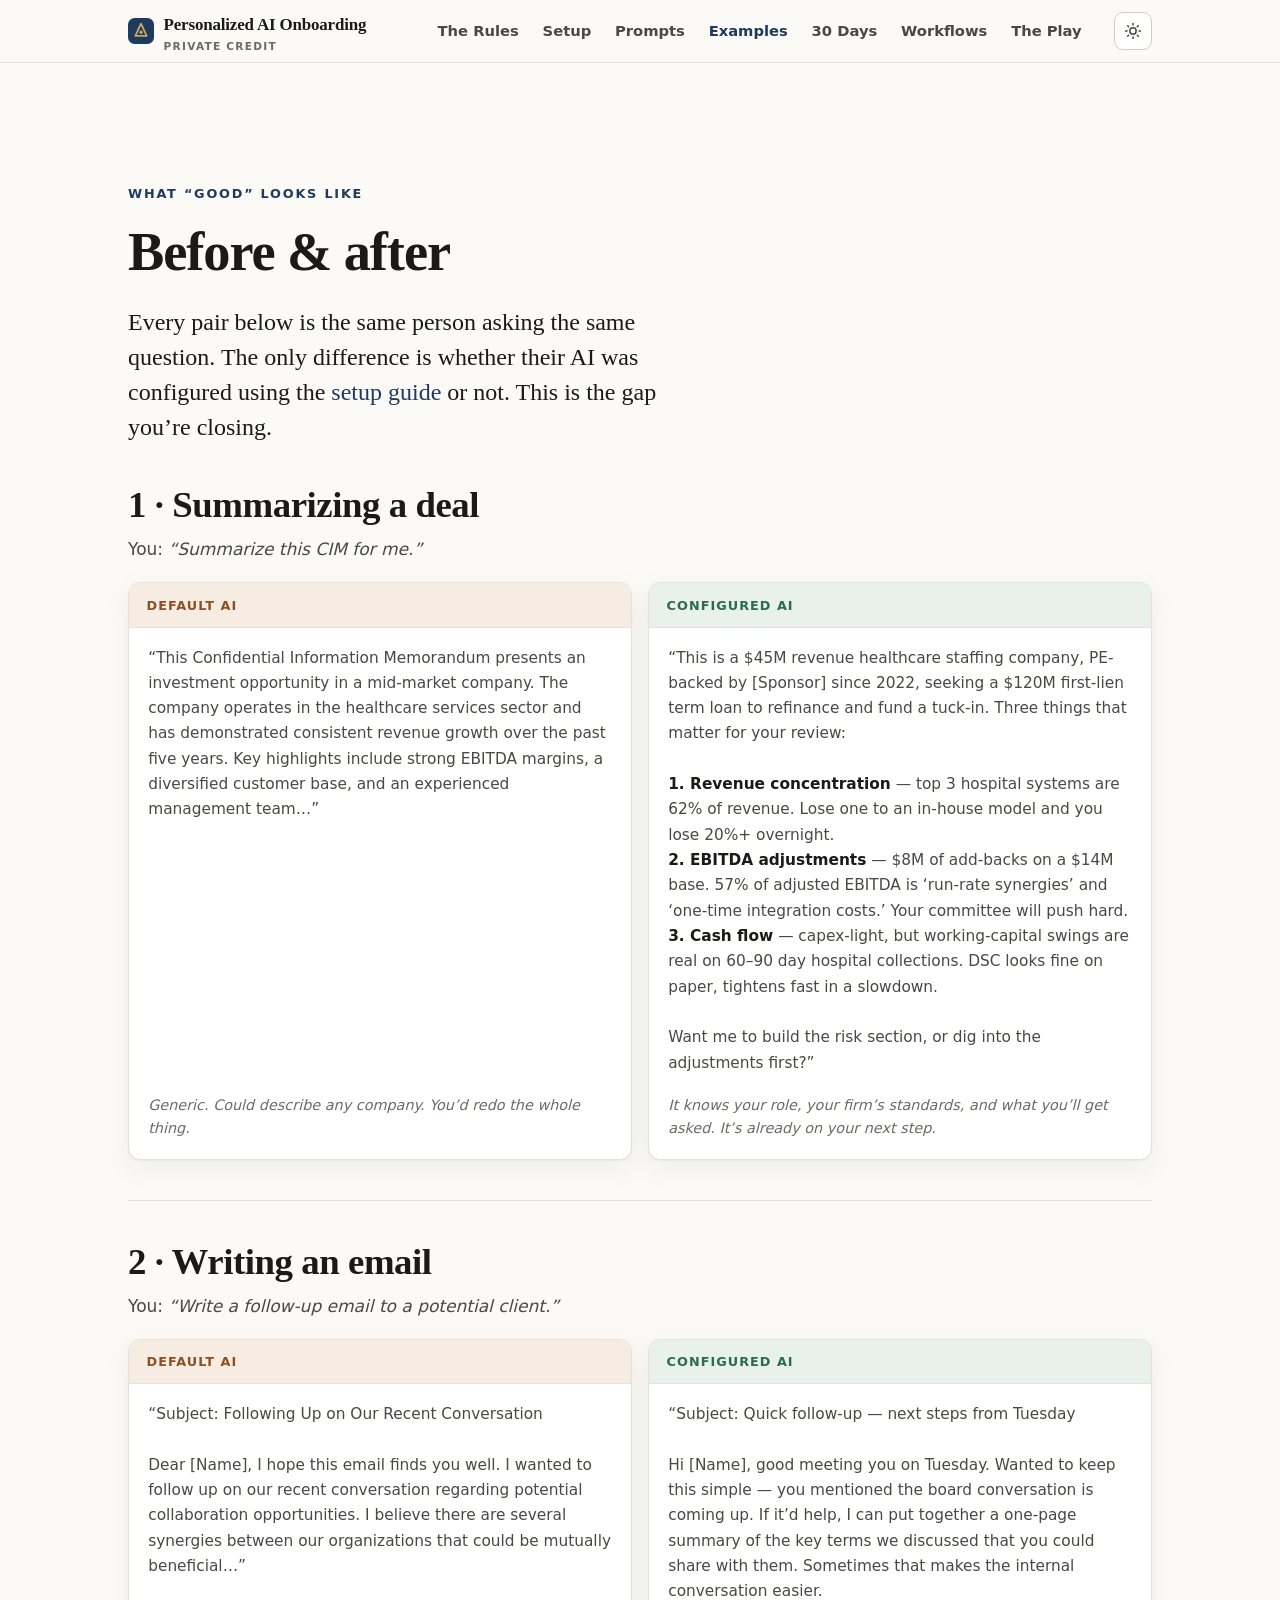
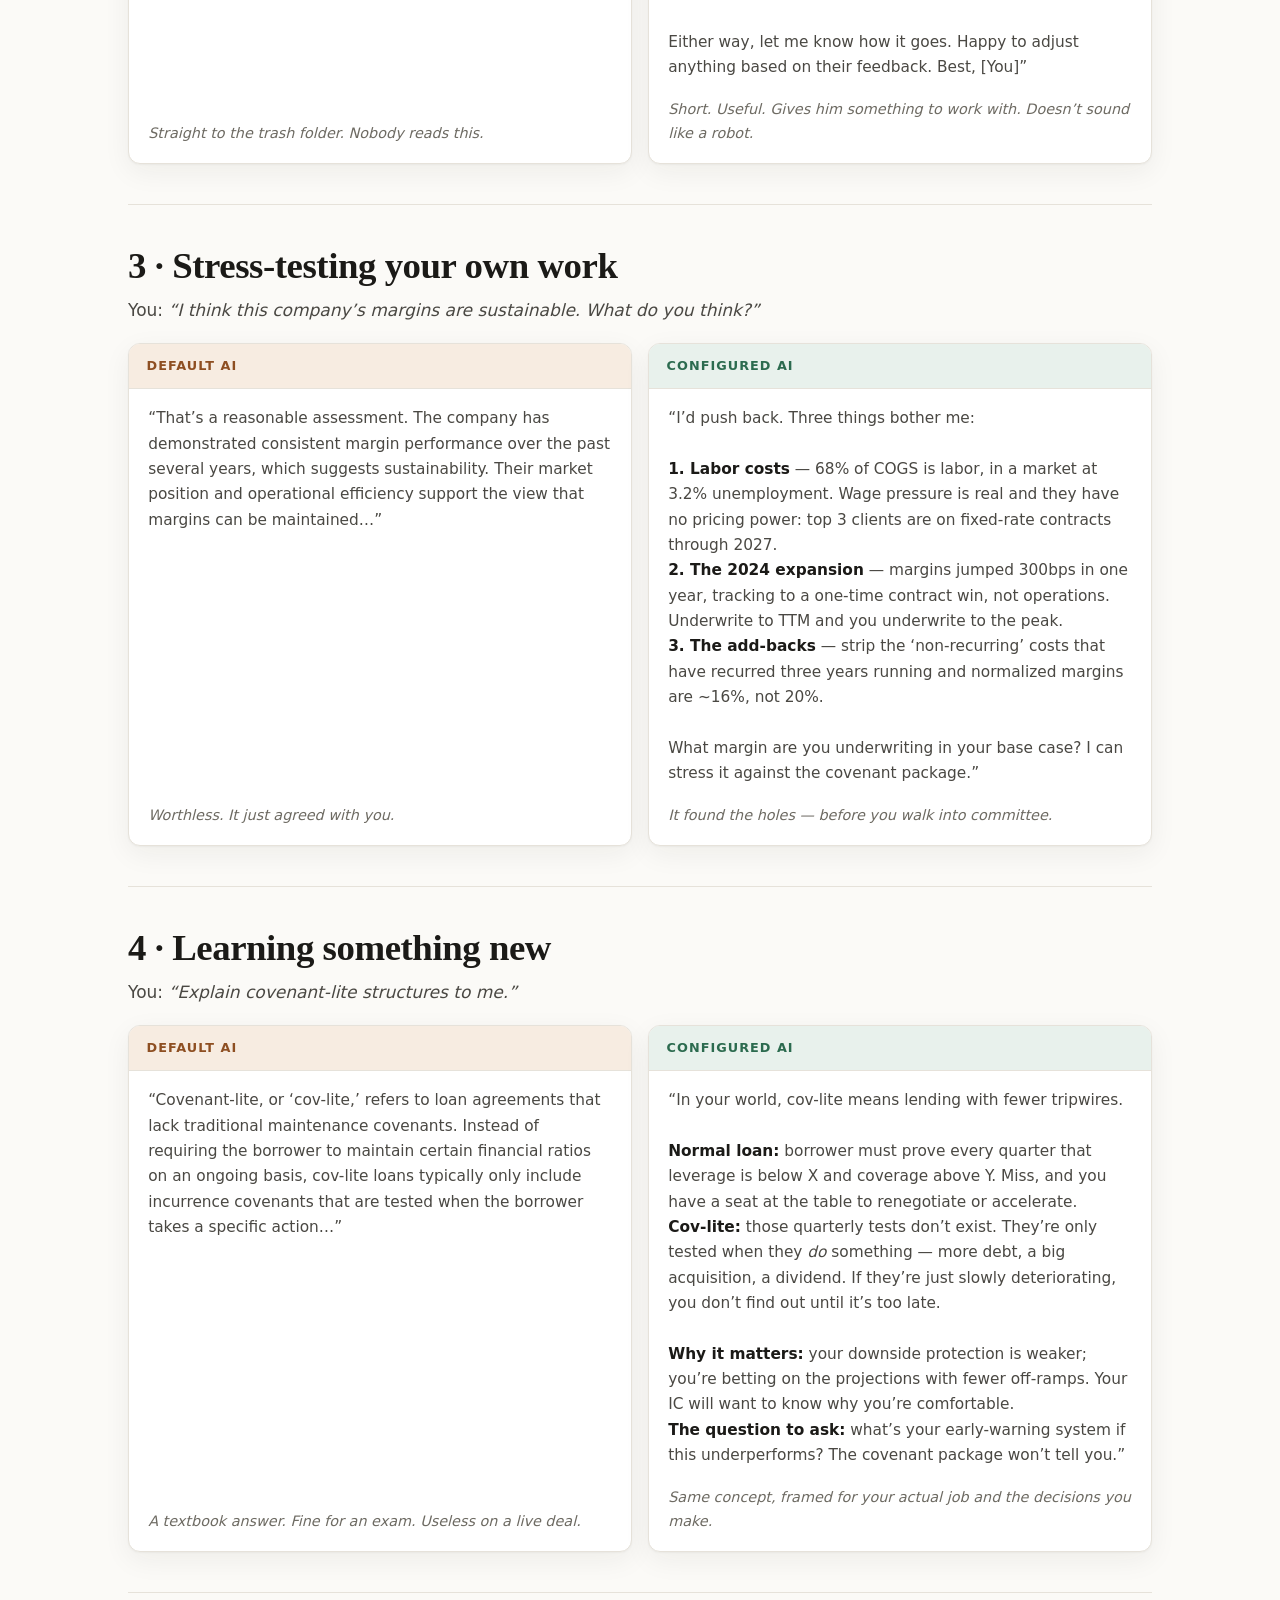
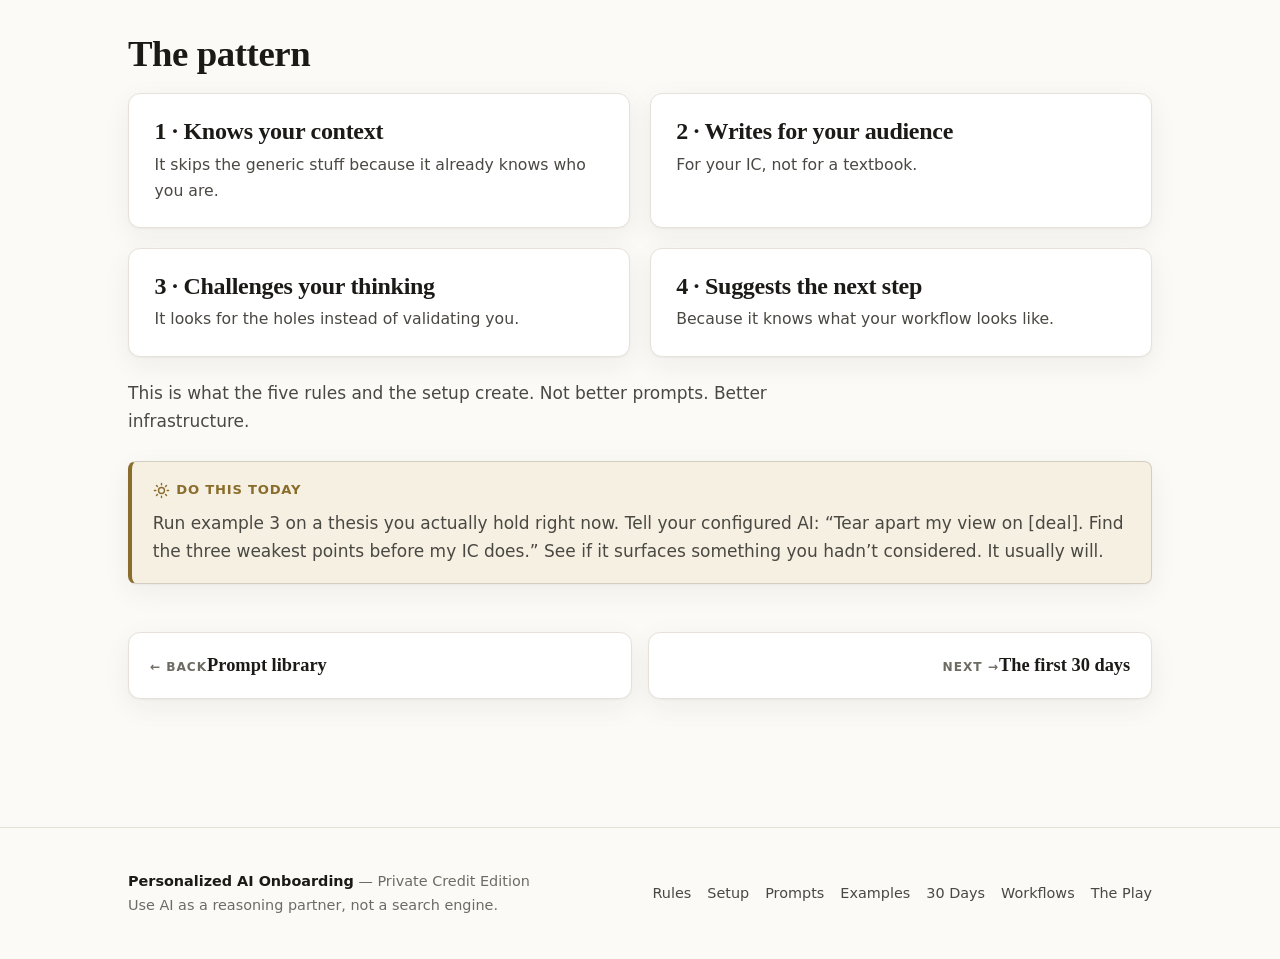
<file: docs/examples.html>
<!doctype html>
<html lang="en" data-theme="light">
<head>
<meta charset="utf-8">
<meta name="viewport" content="width=device-width, initial-scale=1">
<title>Before &amp; After — Personalized AI Onboarding</title>
<meta name="description" content="The same private credit question, asked by a default AI and a configured one. CIM summaries, client email, stress-testing your own thesis, and learning a new concept.">
<meta name="color-scheme" content="light dark">
<link rel="icon" href="data:image/svg+xml,%3Csvg%20xmlns='http://www.w3.org/2000/svg'%20viewBox='0%200%2032%2032'%3E%3Crect%20width='32'%20height='32'%20rx='8'%20fill='%231E3A5F'/%3E%3Cpath%20d='M16%207%2023%2022%209%2022Z'%20fill='none'%20stroke='%23CBA85C'%20stroke-width='2.2'%20stroke-linejoin='round'/%3E%3Ccircle%20cx='16'%20cy='17.6'%20r='2.1'%20fill='%23CBA85C'/%3E%3C/svg%3E">
<link rel="stylesheet" href="assets/app.css">
<script>(function(){try{var t=localStorage.getItem('aios-theme');if(!t){t=matchMedia('(prefers-color-scheme: dark)').matches?'dark':'light';}document.documentElement.setAttribute('data-theme',t);}catch(e){}})();</script>
</head>
<body>
<div class="progressbar"></div>

<header class="nav">
  <div class="shell nav-inner">
    <a class="brand" href="index.html">
      <svg class="mark" viewBox="0 0 32 32" aria-hidden="true"><rect width="32" height="32" rx="8" fill="#1E3A5F"/><path d="M16 7 23 22 9 22Z" fill="none" stroke="#CBA85C" stroke-width="2.2" stroke-linejoin="round"/><circle cx="16" cy="17.6" r="2.1" fill="#CBA85C"/></svg>
      <span>Personalized AI Onboarding<small>Private Credit</small></span>
    </a>
    <nav class="nav-links" id="nav-links" aria-label="Primary">
      <a href="rules.html">The Rules</a>
      <a href="setup.html">Setup</a>
      <a href="prompts.html">Prompts</a>
      <a href="examples.html">Examples</a>
      <a href="drills.html">30 Days</a>
      <a href="workflows.html">Workflows</a>
      <a href="play.html">The Play</a>
    </nav>
    <div class="nav-tools">
      <button class="icon-btn theme-toggle" aria-label="Toggle dark mode" title="Toggle light / dark">
        <svg class="sun" viewBox="0 0 24 24" fill="none" stroke="currentColor" stroke-width="2" stroke-linecap="round"><circle cx="12" cy="12" r="4.2"/><path d="M12 2v2M12 20v2M2 12h2M20 12h2M4.9 4.9l1.4 1.4M17.7 17.7l1.4 1.4M19.1 4.9l-1.4 1.4M6.3 17.7l-1.4 1.4"/></svg>
        <svg class="moon" viewBox="0 0 24 24" fill="currentColor"><path d="M20 14.5A8.5 8.5 0 0 1 9.5 4 7 7 0 1 0 20 14.5z"/></svg>
      </button>
      <button class="icon-btn nav-burger" aria-label="Open menu" aria-controls="nav-links">
        <svg viewBox="0 0 24 24" fill="none" stroke="currentColor" stroke-width="2" stroke-linecap="round"><path d="M3 6h18M3 12h18M3 18h18"/></svg>
      </button>
    </div>
  </div>
</header>

<main>
  <section class="hero" style="padding-bottom:1rem">
    <div class="shell">
      <span class="eyebrow">What “good” looks like</span>
      <h1>Before &amp; after</h1>
      <p class="lead">Every pair below is the same person asking the same question. The only difference is whether their AI was configured using the <a href="setup.html">setup guide</a> or not. This is the gap you’re closing.</p>
    </div>
  </section>

  <section class="section" style="padding-top:1.5rem">
    <div class="shell">

      <!-- 1 -->
      <h2>1 · Summarizing a deal</h2>
      <p class="prose" style="margin:.6rem 0 1.2rem">You: <em>“Summarize this CIM for me.”</em></p>
      <div class="ba">
        <div class="ba-col before">
          <div class="ba-h">Default AI</div>
          <div class="ba-body"><p class="ai-text">“This Confidential Information Memorandum presents an investment opportunity in a mid-market company. The company operates in the healthcare services sector and has demonstrated consistent revenue growth over the past five years. Key highlights include strong EBITDA margins, a diversified customer base, and an experienced management team…”</p></div>
          <p class="ba-note">Generic. Could describe any company. You’d redo the whole thing.</p>
        </div>
        <div class="ba-col after">
          <div class="ba-h">Configured AI</div>
          <div class="ba-body"><p class="ai-text">“This is a $45M revenue healthcare staffing company, PE-backed by [Sponsor] since 2022, seeking a $120M first-lien term loan to refinance and fund a tuck-in. Three things that matter for your review:<br><br><strong>1. Revenue concentration</strong> — top 3 hospital systems are 62% of revenue. Lose one to an in-house model and you lose 20%+ overnight.<br><strong>2. EBITDA adjustments</strong> — $8M of add-backs on a $14M base. 57% of adjusted EBITDA is ‘run-rate synergies’ and ‘one-time integration costs.’ Your committee will push hard.<br><strong>3. Cash flow</strong> — capex-light, but working-capital swings are real on 60–90 day hospital collections. DSC looks fine on paper, tightens fast in a slowdown.<br><br>Want me to build the risk section, or dig into the adjustments first?”</p></div>
          <p class="ba-note">It knows your role, your firm’s standards, and what you’ll get asked. It’s already on your next step.</p>
        </div>
      </div>

      <hr class="divider">

      <!-- 2 -->
      <h2>2 · Writing an email</h2>
      <p class="prose" style="margin:.6rem 0 1.2rem">You: <em>“Write a follow-up email to a potential client.”</em></p>
      <div class="ba">
        <div class="ba-col before">
          <div class="ba-h">Default AI</div>
          <div class="ba-body"><p class="ai-text">“Subject: Following Up on Our Recent Conversation<br><br>Dear [Name], I hope this email finds you well. I wanted to follow up on our recent conversation regarding potential collaboration opportunities. I believe there are several synergies between our organizations that could be mutually beneficial…”</p></div>
          <p class="ba-note">Straight to the trash folder. Nobody reads this.</p>
        </div>
        <div class="ba-col after">
          <div class="ba-h">Configured AI</div>
          <div class="ba-body"><p class="ai-text">“Subject: Quick follow-up — next steps from Tuesday<br><br>Hi [Name], good meeting you on Tuesday. Wanted to keep this simple — you mentioned the board conversation is coming up. If it’d help, I can put together a one-page summary of the key terms we discussed that you could share with them. Sometimes that makes the internal conversation easier.<br><br>Either way, let me know how it goes. Happy to adjust anything based on their feedback. Best, [You]”</p></div>
          <p class="ba-note">Short. Useful. Gives him something to work with. Doesn’t sound like a robot.</p>
        </div>
      </div>

      <hr class="divider">

      <!-- 3 -->
      <h2>3 · Stress-testing your own work</h2>
      <p class="prose" style="margin:.6rem 0 1.2rem">You: <em>“I think this company’s margins are sustainable. What do you think?”</em></p>
      <div class="ba">
        <div class="ba-col before">
          <div class="ba-h">Default AI</div>
          <div class="ba-body"><p class="ai-text">“That’s a reasonable assessment. The company has demonstrated consistent margin performance over the past several years, which suggests sustainability. Their market position and operational efficiency support the view that margins can be maintained…”</p></div>
          <p class="ba-note">Worthless. It just agreed with you.</p>
        </div>
        <div class="ba-col after">
          <div class="ba-h">Configured AI</div>
          <div class="ba-body"><p class="ai-text">“I’d push back. Three things bother me:<br><br><strong>1. Labor costs</strong> — 68% of COGS is labor, in a market at 3.2% unemployment. Wage pressure is real and they have no pricing power: top 3 clients are on fixed-rate contracts through 2027.<br><strong>2. The 2024 expansion</strong> — margins jumped 300bps in one year, tracking to a one-time contract win, not operations. Underwrite to TTM and you underwrite to the peak.<br><strong>3. The add-backs</strong> — strip the ‘non-recurring’ costs that have recurred three years running and normalized margins are ~16%, not 20%.<br><br>What margin are you underwriting in your base case? I can stress it against the covenant package.”</p></div>
          <p class="ba-note">It found the holes — before you walk into committee.</p>
        </div>
      </div>

      <hr class="divider">

      <!-- 4 -->
      <h2>4 · Learning something new</h2>
      <p class="prose" style="margin:.6rem 0 1.2rem">You: <em>“Explain covenant-lite structures to me.”</em></p>
      <div class="ba">
        <div class="ba-col before">
          <div class="ba-h">Default AI</div>
          <div class="ba-body"><p class="ai-text">“Covenant-lite, or ‘cov-lite,’ refers to loan agreements that lack traditional maintenance covenants. Instead of requiring the borrower to maintain certain financial ratios on an ongoing basis, cov-lite loans typically only include incurrence covenants that are tested when the borrower takes a specific action…”</p></div>
          <p class="ba-note">A textbook answer. Fine for an exam. Useless on a live deal.</p>
        </div>
        <div class="ba-col after">
          <div class="ba-h">Configured AI</div>
          <div class="ba-body"><p class="ai-text">“In your world, cov-lite means lending with fewer tripwires.<br><br><strong>Normal loan:</strong> borrower must prove every quarter that leverage is below X and coverage above Y. Miss, and you have a seat at the table to renegotiate or accelerate.<br><strong>Cov-lite:</strong> those quarterly tests don’t exist. They’re only tested when they <em>do</em> something — more debt, a big acquisition, a dividend. If they’re just slowly deteriorating, you don’t find out until it’s too late.<br><br><strong>Why it matters:</strong> your downside protection is weaker; you’re betting on the projections with fewer off-ramps. Your IC will want to know why you’re comfortable.<br><strong>The question to ask:</strong> what’s your early-warning system if this underperforms? The covenant package won’t tell you.”</p></div>
          <p class="ba-note">Same concept, framed for your actual job and the decisions you make.</p>
        </div>
      </div>

      <hr class="divider">

      <h2>The pattern</h2>
      <div class="grid grid-2" style="margin-top:1.2rem">
        <div class="card"><h3>1 · Knows your context</h3><p>It skips the generic stuff because it already knows who you are.</p></div>
        <div class="card"><h3>2 · Writes for your audience</h3><p>For your IC, not for a textbook.</p></div>
        <div class="card"><h3>3 · Challenges your thinking</h3><p>It looks for the holes instead of validating you.</p></div>
        <div class="card"><h3>4 · Suggests the next step</h3><p>Because it knows what your workflow looks like.</p></div>
      </div>
      <p class="prose" style="margin-top:1.4rem">This is what the five rules and the setup create. Not better prompts. Better infrastructure.</p>

      <div class="callout today">
        <div class="callout-h"><svg viewBox="0 0 24 24" fill="none" stroke="currentColor" stroke-width="2" stroke-linecap="round"><circle cx="12" cy="12" r="4.2"/><path d="M12 2v2M12 20v2M2 12h2M20 12h2M4.9 4.9l1.4 1.4M17.7 17.7l1.4 1.4M19.1 4.9l-1.4 1.4M6.3 17.7l-1.4 1.4"/></svg>Do this today</div>
        <p>Run example 3 on a thesis you actually hold right now. Tell your configured AI: “Tear apart my view on [deal]. Find the three weakest points before my IC does.” See if it surfaces something you hadn’t considered. It usually will.</p>
      </div>

      <div class="pager">
        <a href="prompts.html"><span class="dir">← Back</span><span class="ttl">Prompt library</span></a>
        <a class="next" href="drills.html"><span class="dir">Next →</span><span class="ttl">The first 30 days</span></a>
      </div>
    </div>
  </section>
</main>

<footer class="footer">
  <div class="shell footer-inner">
    <div><strong style="color:var(--ink)">Personalized AI Onboarding</strong> — Private Credit Edition<br><span class="muted">Use AI as a reasoning partner, not a search engine.</span></div>
    <nav class="footer-links" aria-label="Footer">
      <a href="rules.html">Rules</a><a href="setup.html">Setup</a><a href="prompts.html">Prompts</a><a href="examples.html">Examples</a><a href="drills.html">30 Days</a><a href="workflows.html">Workflows</a><a href="play.html">The Play</a>
    </nav>
  </div>
</footer>

<script src="assets/app.js"></script>
</body>
</html>
</file>
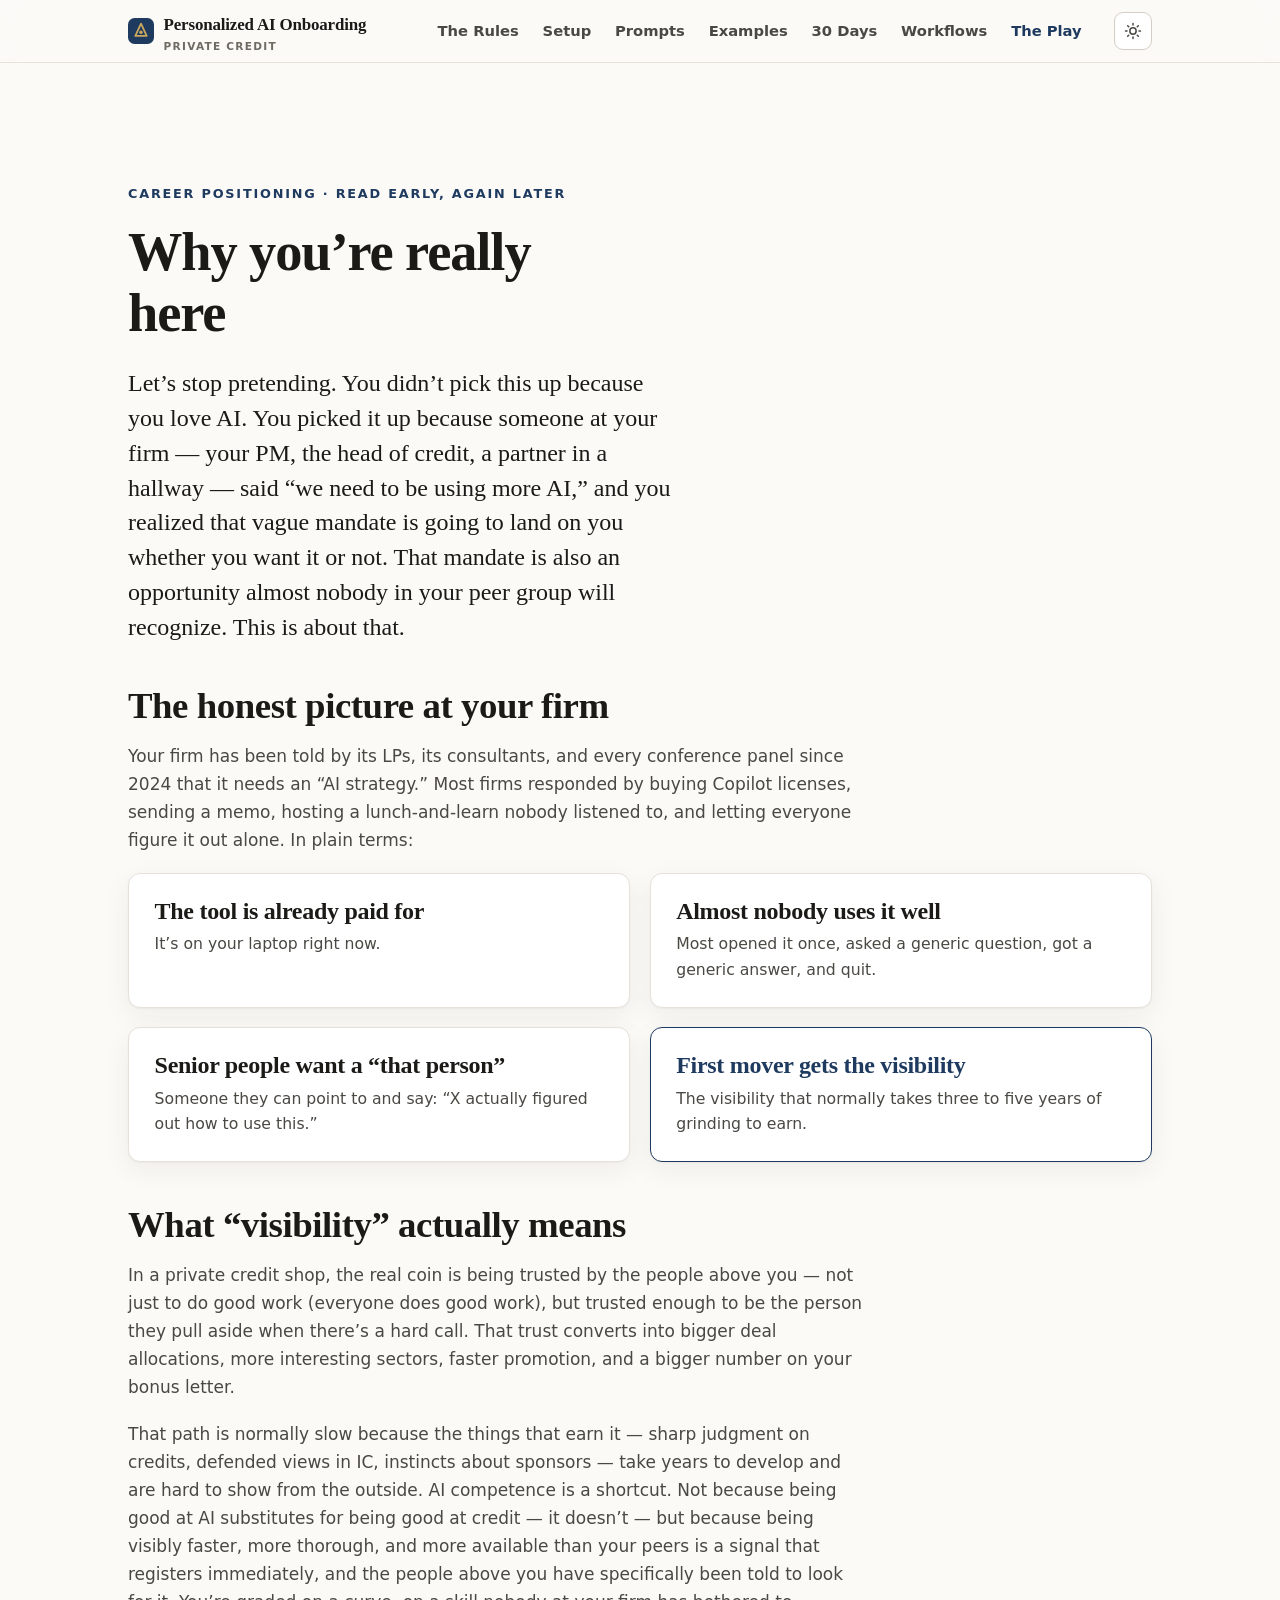
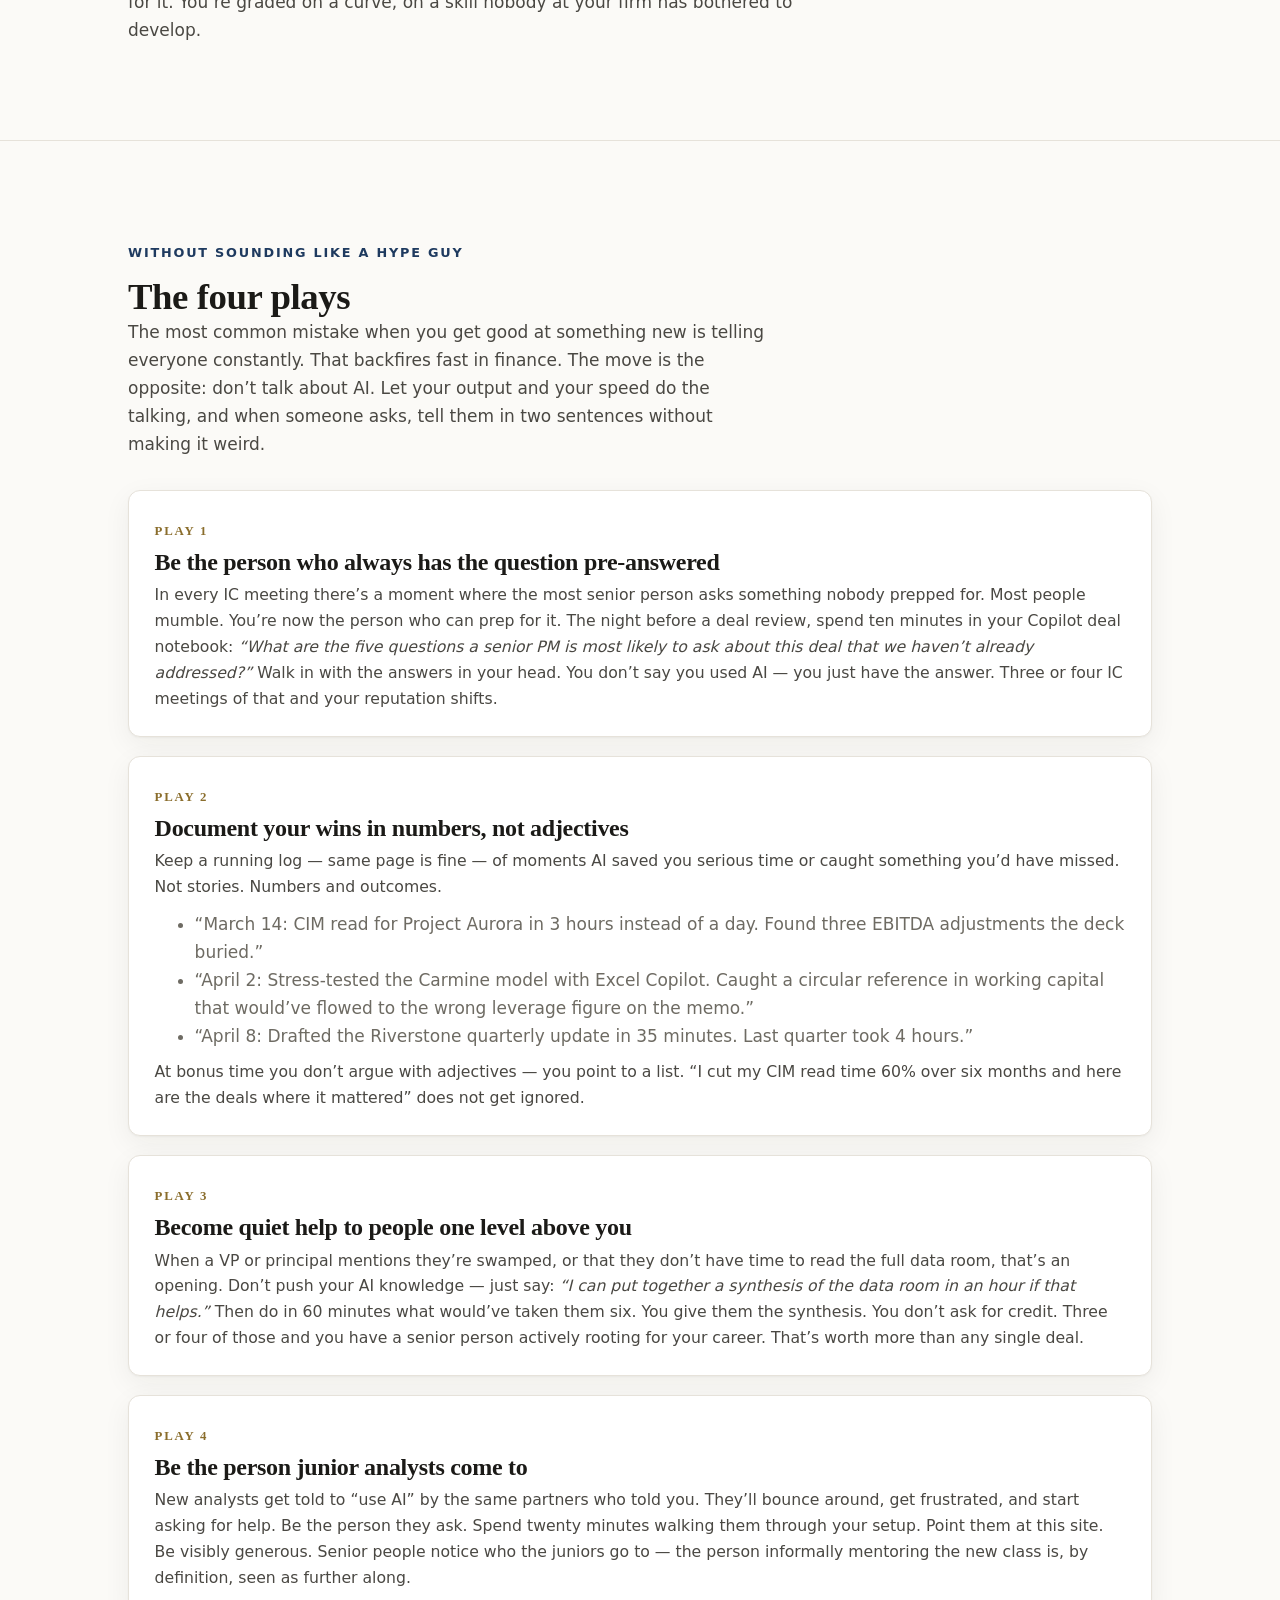
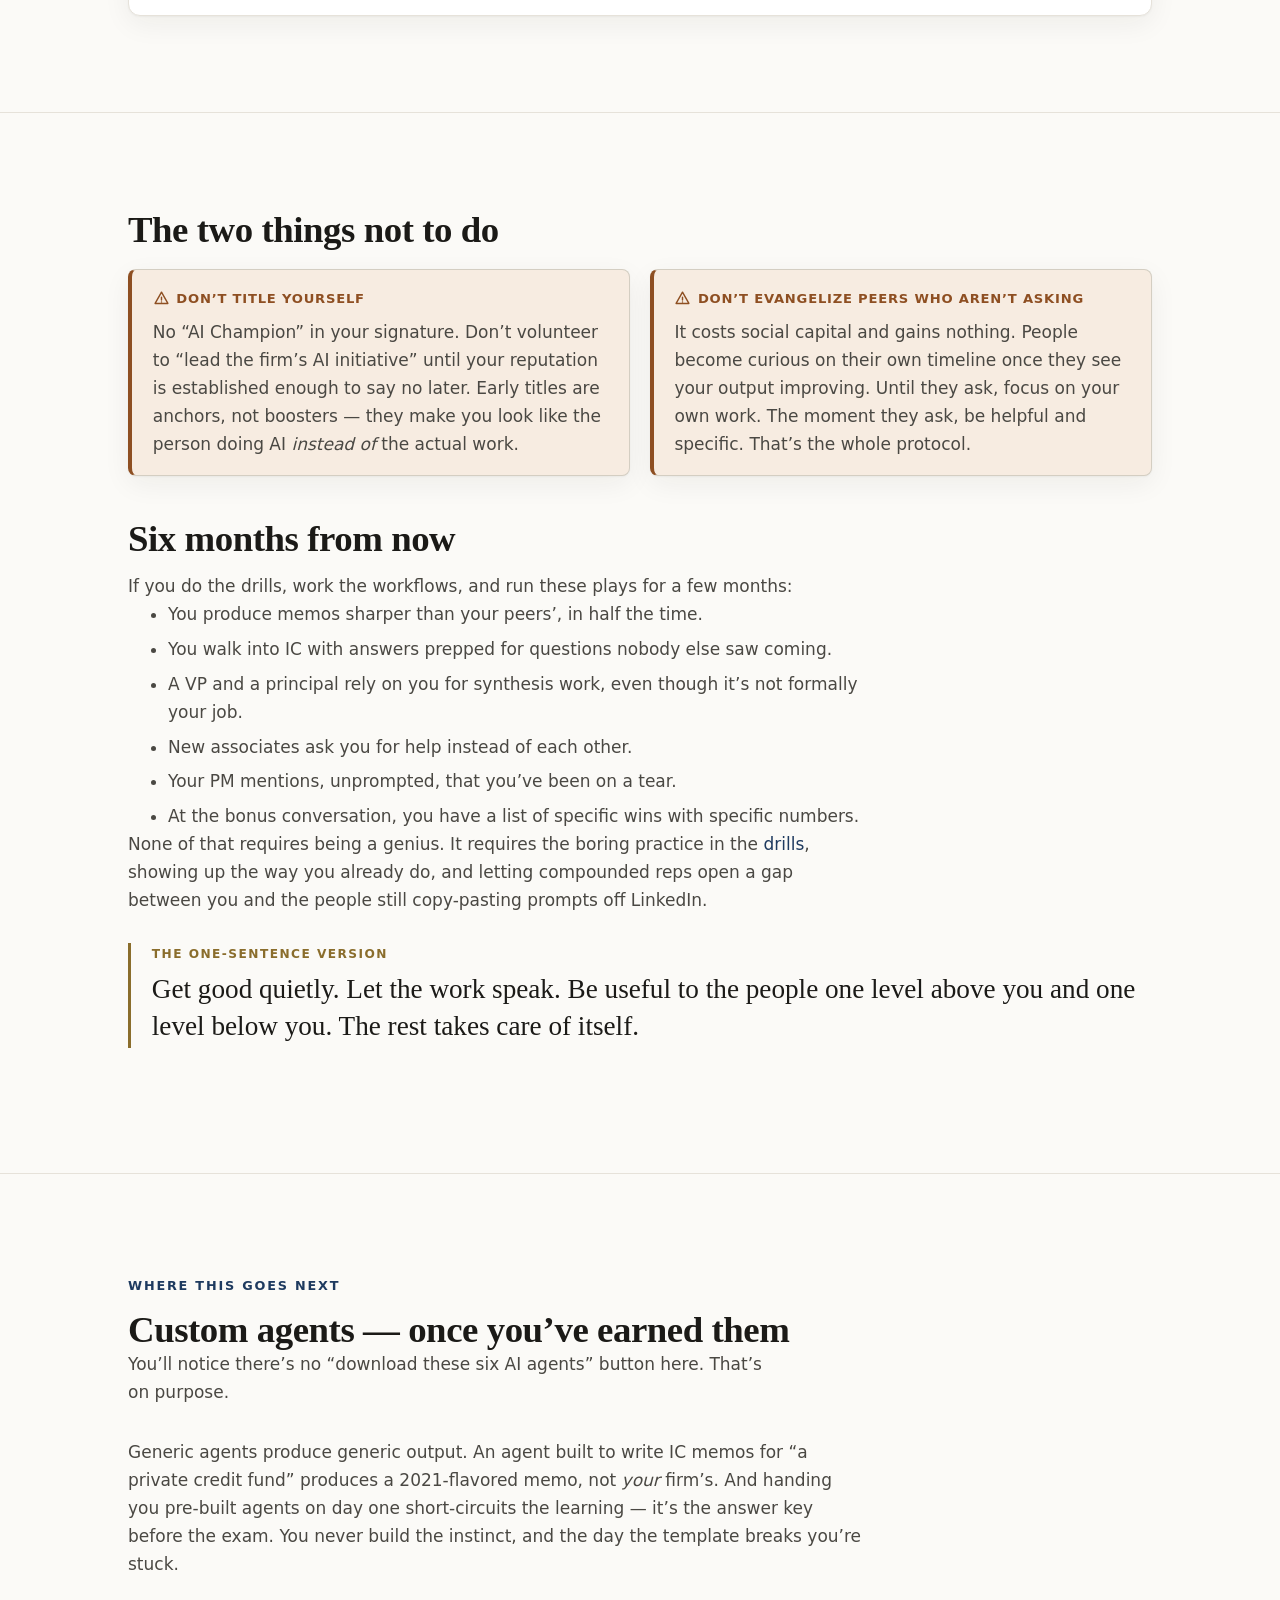
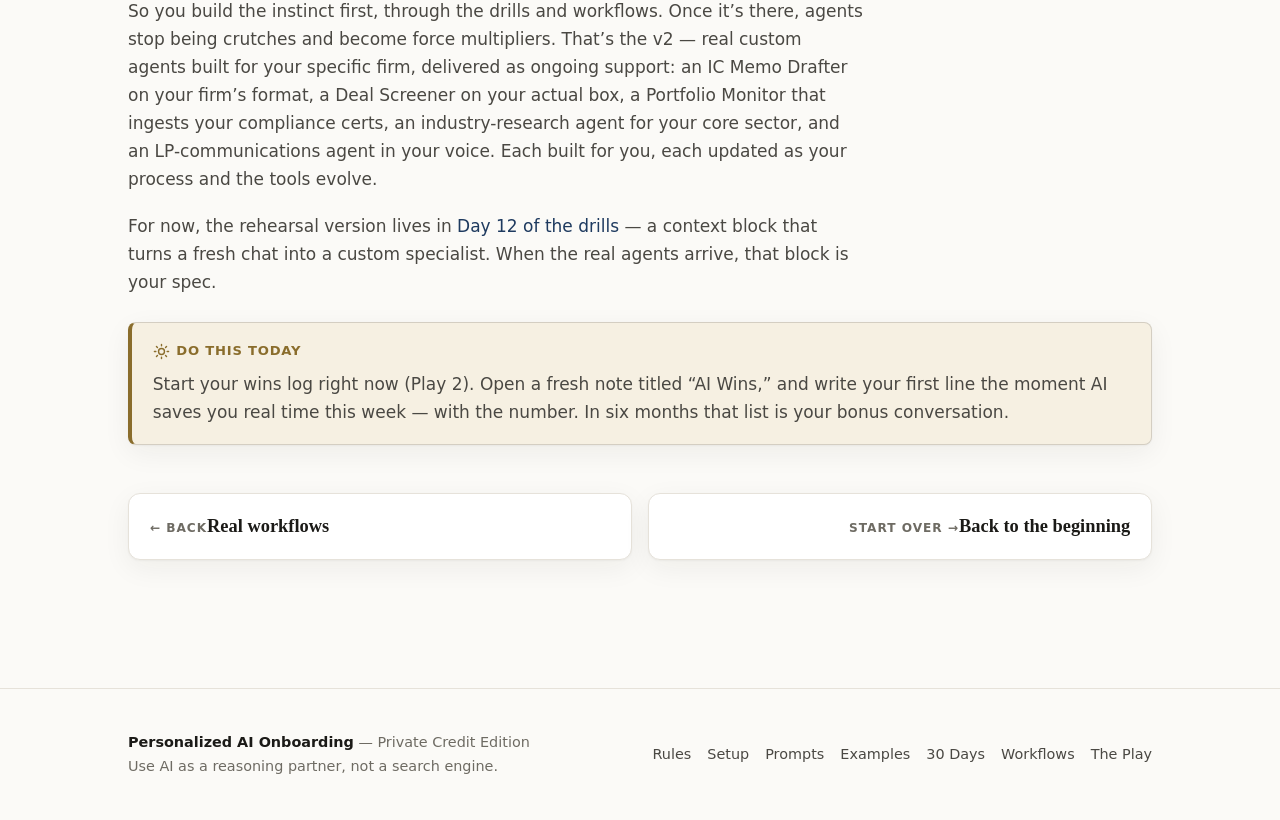
<file: docs/play.html>
<!doctype html>
<html lang="en" data-theme="light">
<head>
<meta charset="utf-8">
<meta name="viewport" content="width=device-width, initial-scale=1">
<title>The Play — Personalized AI Onboarding</title>
<meta name="description" content="How to turn being good at AI into visibility, a bigger bonus, and an earlier promotion in private credit — without sounding like a hype guy.">
<meta name="color-scheme" content="light dark">
<link rel="icon" href="data:image/svg+xml,%3Csvg%20xmlns='http://www.w3.org/2000/svg'%20viewBox='0%200%2032%2032'%3E%3Crect%20width='32'%20height='32'%20rx='8'%20fill='%231E3A5F'/%3E%3Cpath%20d='M16%207%2023%2022%209%2022Z'%20fill='none'%20stroke='%23CBA85C'%20stroke-width='2.2'%20stroke-linejoin='round'/%3E%3Ccircle%20cx='16'%20cy='17.6'%20r='2.1'%20fill='%23CBA85C'/%3E%3C/svg%3E">
<link rel="stylesheet" href="assets/app.css">
<script>(function(){try{var t=localStorage.getItem('aios-theme');if(!t){t=matchMedia('(prefers-color-scheme: dark)').matches?'dark':'light';}document.documentElement.setAttribute('data-theme',t);}catch(e){}})();</script>
</head>
<body>
<div class="progressbar"></div>

<header class="nav">
  <div class="shell nav-inner">
    <a class="brand" href="index.html">
      <svg class="mark" viewBox="0 0 32 32" aria-hidden="true"><rect width="32" height="32" rx="8" fill="#1E3A5F"/><path d="M16 7 23 22 9 22Z" fill="none" stroke="#CBA85C" stroke-width="2.2" stroke-linejoin="round"/><circle cx="16" cy="17.6" r="2.1" fill="#CBA85C"/></svg>
      <span>Personalized AI Onboarding<small>Private Credit</small></span>
    </a>
    <nav class="nav-links" id="nav-links" aria-label="Primary">
      <a href="rules.html">The Rules</a>
      <a href="setup.html">Setup</a>
      <a href="prompts.html">Prompts</a>
      <a href="examples.html">Examples</a>
      <a href="drills.html">30 Days</a>
      <a href="workflows.html">Workflows</a>
      <a href="play.html">The Play</a>
    </nav>
    <div class="nav-tools">
      <button class="icon-btn theme-toggle" aria-label="Toggle dark mode" title="Toggle light / dark">
        <svg class="sun" viewBox="0 0 24 24" fill="none" stroke="currentColor" stroke-width="2" stroke-linecap="round"><circle cx="12" cy="12" r="4.2"/><path d="M12 2v2M12 20v2M2 12h2M20 12h2M4.9 4.9l1.4 1.4M17.7 17.7l1.4 1.4M19.1 4.9l-1.4 1.4M6.3 17.7l-1.4 1.4"/></svg>
        <svg class="moon" viewBox="0 0 24 24" fill="currentColor"><path d="M20 14.5A8.5 8.5 0 0 1 9.5 4 7 7 0 1 0 20 14.5z"/></svg>
      </button>
      <button class="icon-btn nav-burger" aria-label="Open menu" aria-controls="nav-links">
        <svg viewBox="0 0 24 24" fill="none" stroke="currentColor" stroke-width="2" stroke-linecap="round"><path d="M3 6h18M3 12h18M3 18h18"/></svg>
      </button>
    </div>
  </div>
</header>

<main>
  <section class="hero" style="padding-bottom:1rem">
    <div class="shell">
      <span class="eyebrow">Career positioning · read early, again later</span>
      <h1>Why you’re really here</h1>
      <p class="lead">Let’s stop pretending. You didn’t pick this up because you love AI. You picked it up because someone at your firm — your PM, the head of credit, a partner in a hallway — said “we need to be using more AI,” and you realized that vague mandate is going to land on you whether you want it or not. That mandate is also an opportunity almost nobody in your peer group will recognize. This is about that.</p>
    </div>
  </section>

  <section class="section" style="padding-top:1.5rem">
    <div class="shell">
      <h2>The honest picture at your firm</h2>
      <div class="prose stack" style="margin-top:1rem">
        <p>Your firm has been told by its LPs, its consultants, and every conference panel since 2024 that it needs an “AI strategy.” Most firms responded by buying Copilot licenses, sending a memo, hosting a lunch-and-learn nobody listened to, and letting everyone figure it out alone. In plain terms:</p>
      </div>
      <div class="grid grid-2" style="margin-top:1.2rem">
        <div class="card"><h3>The tool is already paid for</h3><p>It’s on your laptop right now.</p></div>
        <div class="card"><h3>Almost nobody uses it well</h3><p>Most opened it once, asked a generic question, got a generic answer, and quit.</p></div>
        <div class="card"><h3>Senior people want a “that person”</h3><p>Someone they can point to and say: “X actually figured out how to use this.”</p></div>
        <div class="card" style="border-color:var(--accent)"><h3 style="color:var(--accent)">First mover gets the visibility</h3><p>The visibility that normally takes three to five years of grinding to earn.</p></div>
      </div>

      <h2 style="margin-top:2.6rem">What “visibility” actually means</h2>
      <div class="prose stack" style="margin-top:1rem">
        <p>In a private credit shop, the real coin is being trusted by the people above you — not just to do good work (everyone does good work), but trusted enough to be the person they pull aside when there’s a hard call. That trust converts into bigger deal allocations, more interesting sectors, faster promotion, and a bigger number on your bonus letter.</p>
        <p>That path is normally slow because the things that earn it — sharp judgment on credits, defended views in IC, instincts about sponsors — take years to develop and are hard to show from the outside. AI competence is a shortcut. Not because being good at AI substitutes for being good at credit — it doesn’t — but because being visibly faster, more thorough, and more available than your peers is a signal that registers immediately, and the people above you have specifically been told to look for it. You’re graded on a curve, on a skill nobody at your firm has bothered to develop.</p>
      </div>
    </div>
  </section>

  <section class="section">
    <div class="shell">
      <div class="section-head">
        <span class="eyebrow">Without sounding like a hype guy</span>
        <h2>The four plays</h2>
        <p>The most common mistake when you get good at something new is telling everyone constantly. That backfires fast in finance. The move is the opposite: don’t talk about AI. Let your output and your speed do the talking, and when someone asks, tell them in two sentences without making it weird.</p>
      </div>

      <div class="stack">
        <div class="card">
          <span class="eyebrow"><span class="kicker-num">Play 1</span></span>
          <h3 style="margin:.4rem 0">Be the person who always has the question pre-answered</h3>
          <p>In every IC meeting there’s a moment where the most senior person asks something nobody prepped for. Most people mumble. You’re now the person who can prep for it. The night before a deal review, spend ten minutes in your Copilot deal notebook: <em>“What are the five questions a senior PM is most likely to ask about this deal that we haven’t already addressed?”</em> Walk in with the answers in your head. You don’t say you used AI — you just have the answer. Three or four IC meetings of that and your reputation shifts.</p>
        </div>
        <div class="card">
          <span class="eyebrow"><span class="kicker-num">Play 2</span></span>
          <h3 style="margin:.4rem 0">Document your wins in numbers, not adjectives</h3>
          <p>Keep a running log — same page is fine — of moments AI saved you serious time or caught something you’d have missed. Not stories. Numbers and outcomes.</p>
          <ul style="margin-top:.6rem">
            <li class="muted">“March 14: CIM read for Project Aurora in 3 hours instead of a day. Found three EBITDA adjustments the deck buried.”</li>
            <li class="muted">“April 2: Stress-tested the Carmine model with Excel Copilot. Caught a circular reference in working capital that would’ve flowed to the wrong leverage figure on the memo.”</li>
            <li class="muted">“April 8: Drafted the Riverstone quarterly update in 35 minutes. Last quarter took 4 hours.”</li>
          </ul>
          <p style="margin-top:.6rem">At bonus time you don’t argue with adjectives — you point to a list. “I cut my CIM read time 60% over six months and here are the deals where it mattered” does not get ignored.</p>
        </div>
        <div class="card">
          <span class="eyebrow"><span class="kicker-num">Play 3</span></span>
          <h3 style="margin:.4rem 0">Become quiet help to people one level above you</h3>
          <p>When a VP or principal mentions they’re swamped, or that they don’t have time to read the full data room, that’s an opening. Don’t push your AI knowledge — just say: <em>“I can put together a synthesis of the data room in an hour if that helps.”</em> Then do in 60 minutes what would’ve taken them six. You give them the synthesis. You don’t ask for credit. Three or four of those and you have a senior person actively rooting for your career. That’s worth more than any single deal.</p>
        </div>
        <div class="card">
          <span class="eyebrow"><span class="kicker-num">Play 4</span></span>
          <h3 style="margin:.4rem 0">Be the person junior analysts come to</h3>
          <p>New analysts get told to “use AI” by the same partners who told you. They’ll bounce around, get frustrated, and start asking for help. Be the person they ask. Spend twenty minutes walking them through your setup. Point them at this site. Be visibly generous. Senior people notice who the juniors go to — the person informally mentoring the new class is, by definition, seen as further along.</p>
        </div>
      </div>
    </div>
  </section>

  <section class="section">
    <div class="shell">
      <h2>The two things not to do</h2>
      <div class="grid grid-2" style="margin-top:1.2rem">
        <div class="callout warn" style="margin:0">
          <div class="callout-h"><svg viewBox="0 0 24 24" fill="none" stroke="currentColor" stroke-width="2" stroke-linecap="round" stroke-linejoin="round"><path d="M12 3l9 16H3z"/><path d="M12 10v4M12 17h.01"/></svg>Don’t title yourself</div>
          <p>No “AI Champion” in your signature. Don’t volunteer to “lead the firm’s AI initiative” until your reputation is established enough to say no later. Early titles are anchors, not boosters — they make you look like the person doing AI <em>instead of</em> the actual work.</p>
        </div>
        <div class="callout warn" style="margin:0">
          <div class="callout-h"><svg viewBox="0 0 24 24" fill="none" stroke="currentColor" stroke-width="2" stroke-linecap="round" stroke-linejoin="round"><path d="M12 3l9 16H3z"/><path d="M12 10v4M12 17h.01"/></svg>Don’t evangelize peers who aren’t asking</div>
          <p>It costs social capital and gains nothing. People become curious on their own timeline once they see your output improving. Until they ask, focus on your own work. The moment they ask, be helpful and specific. That’s the whole protocol.</p>
        </div>
      </div>

      <h2 style="margin-top:2.6rem">Six months from now</h2>
      <p class="prose" style="margin-top:.8rem">If you do the drills, work the workflows, and run these plays for a few months:</p>
      <ul class="prose">
        <li>You produce memos sharper than your peers’, in half the time.</li>
        <li>You walk into IC with answers prepped for questions nobody else saw coming.</li>
        <li>A VP and a principal rely on you for synthesis work, even though it’s not formally your job.</li>
        <li>New associates ask you for help instead of each other.</li>
        <li>Your PM mentions, unprompted, that you’ve been on a tear.</li>
        <li>At the bonus conversation, you have a list of specific wins with specific numbers.</li>
      </ul>
      <p class="prose">None of that requires being a genius. It requires the boring practice in the <a href="drills.html">drills</a>, showing up the way you already do, and letting compounded reps open a gap between you and the people still copy-pasting prompts off LinkedIn.</p>

      <div class="rule-quote"><span class="lbl">The one-sentence version</span>Get good quietly. Let the work speak. Be useful to the people one level above you and one level below you. The rest takes care of itself.</div>
    </div>
  </section>

  <!-- WHAT'S NEXT / V2 -->
  <section class="section">
    <div class="shell">
      <div class="section-head">
        <span class="eyebrow">Where this goes next</span>
        <h2>Custom agents — once you’ve earned them</h2>
        <p>You’ll notice there’s no “download these six AI agents” button here. That’s on purpose.</p>
      </div>
      <div class="prose stack">
        <p>Generic agents produce generic output. An agent built to write IC memos for “a private credit fund” produces a 2021-flavored memo, not <em>your</em> firm’s. And handing you pre-built agents on day one short-circuits the learning — it’s the answer key before the exam. You never build the instinct, and the day the template breaks you’re stuck.</p>
        <p>So you build the instinct first, through the drills and workflows. Once it’s there, agents stop being crutches and become force multipliers. That’s the v2 — real custom agents built for your specific firm, delivered as ongoing support: an IC Memo Drafter on your firm’s format, a Deal Screener on your actual box, a Portfolio Monitor that ingests your compliance certs, an industry-research agent for your core sector, and an LP-communications agent in your voice. Each built for you, each updated as your process and the tools evolve.</p>
        <p class="muted">For now, the rehearsal version lives in <a href="drills.html">Day 12 of the drills</a> — a context block that turns a fresh chat into a custom specialist. When the real agents arrive, that block is your spec.</p>
      </div>

      <div class="callout today">
        <div class="callout-h"><svg viewBox="0 0 24 24" fill="none" stroke="currentColor" stroke-width="2" stroke-linecap="round"><circle cx="12" cy="12" r="4.2"/><path d="M12 2v2M12 20v2M2 12h2M20 12h2M4.9 4.9l1.4 1.4M17.7 17.7l1.4 1.4M19.1 4.9l-1.4 1.4M6.3 17.7l-1.4 1.4"/></svg>Do this today</div>
        <p>Start your wins log right now (Play 2). Open a fresh note titled “AI Wins,” and write your first line the moment AI saves you real time this week — with the number. In six months that list is your bonus conversation.</p>
      </div>

      <div class="pager">
        <a href="workflows.html"><span class="dir">← Back</span><span class="ttl">Real workflows</span></a>
        <a class="next" href="index.html"><span class="dir">Start over →</span><span class="ttl">Back to the beginning</span></a>
      </div>
    </div>
  </section>
</main>

<footer class="footer">
  <div class="shell footer-inner">
    <div><strong style="color:var(--ink)">Personalized AI Onboarding</strong> — Private Credit Edition<br><span class="muted">Use AI as a reasoning partner, not a search engine.</span></div>
    <nav class="footer-links" aria-label="Footer">
      <a href="rules.html">Rules</a><a href="setup.html">Setup</a><a href="prompts.html">Prompts</a><a href="examples.html">Examples</a><a href="drills.html">30 Days</a><a href="workflows.html">Workflows</a><a href="play.html">The Play</a>
    </nav>
  </div>
</footer>

<script src="assets/app.js"></script>
</body>
</html>
</file>
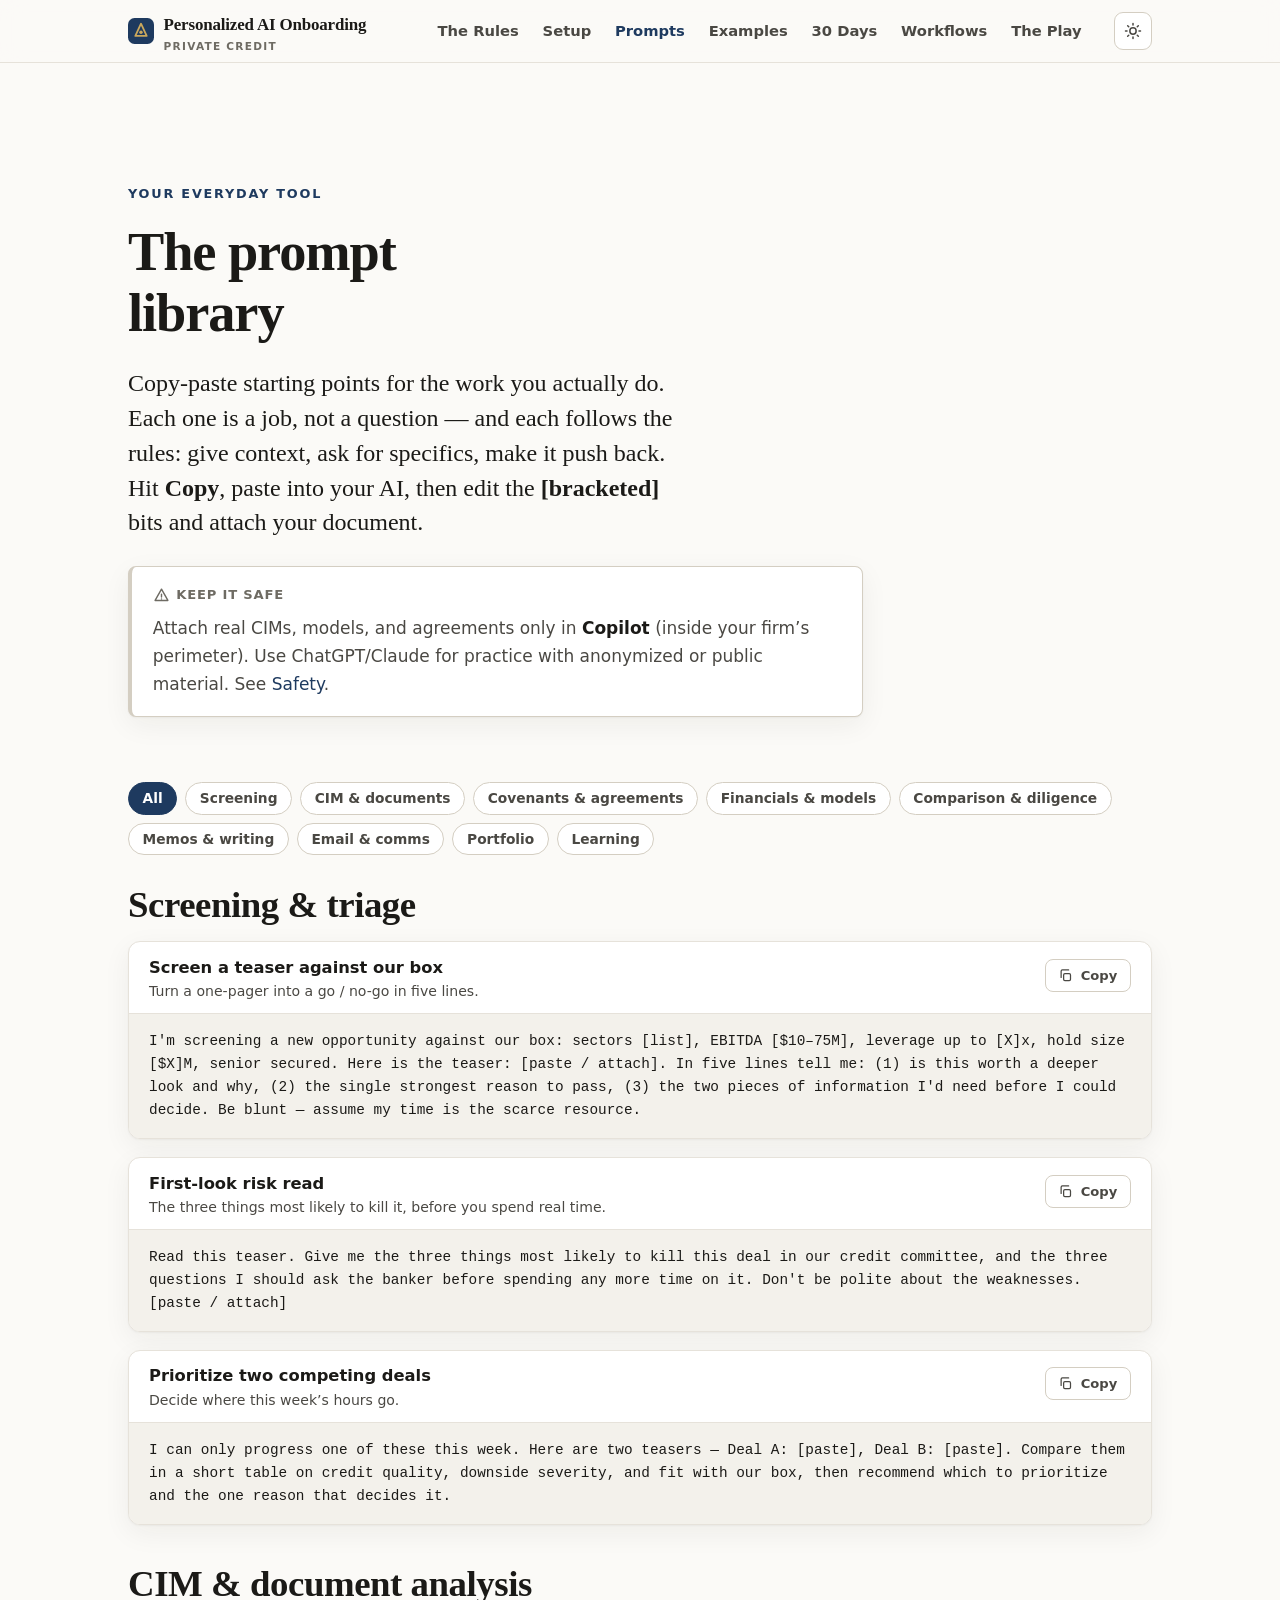
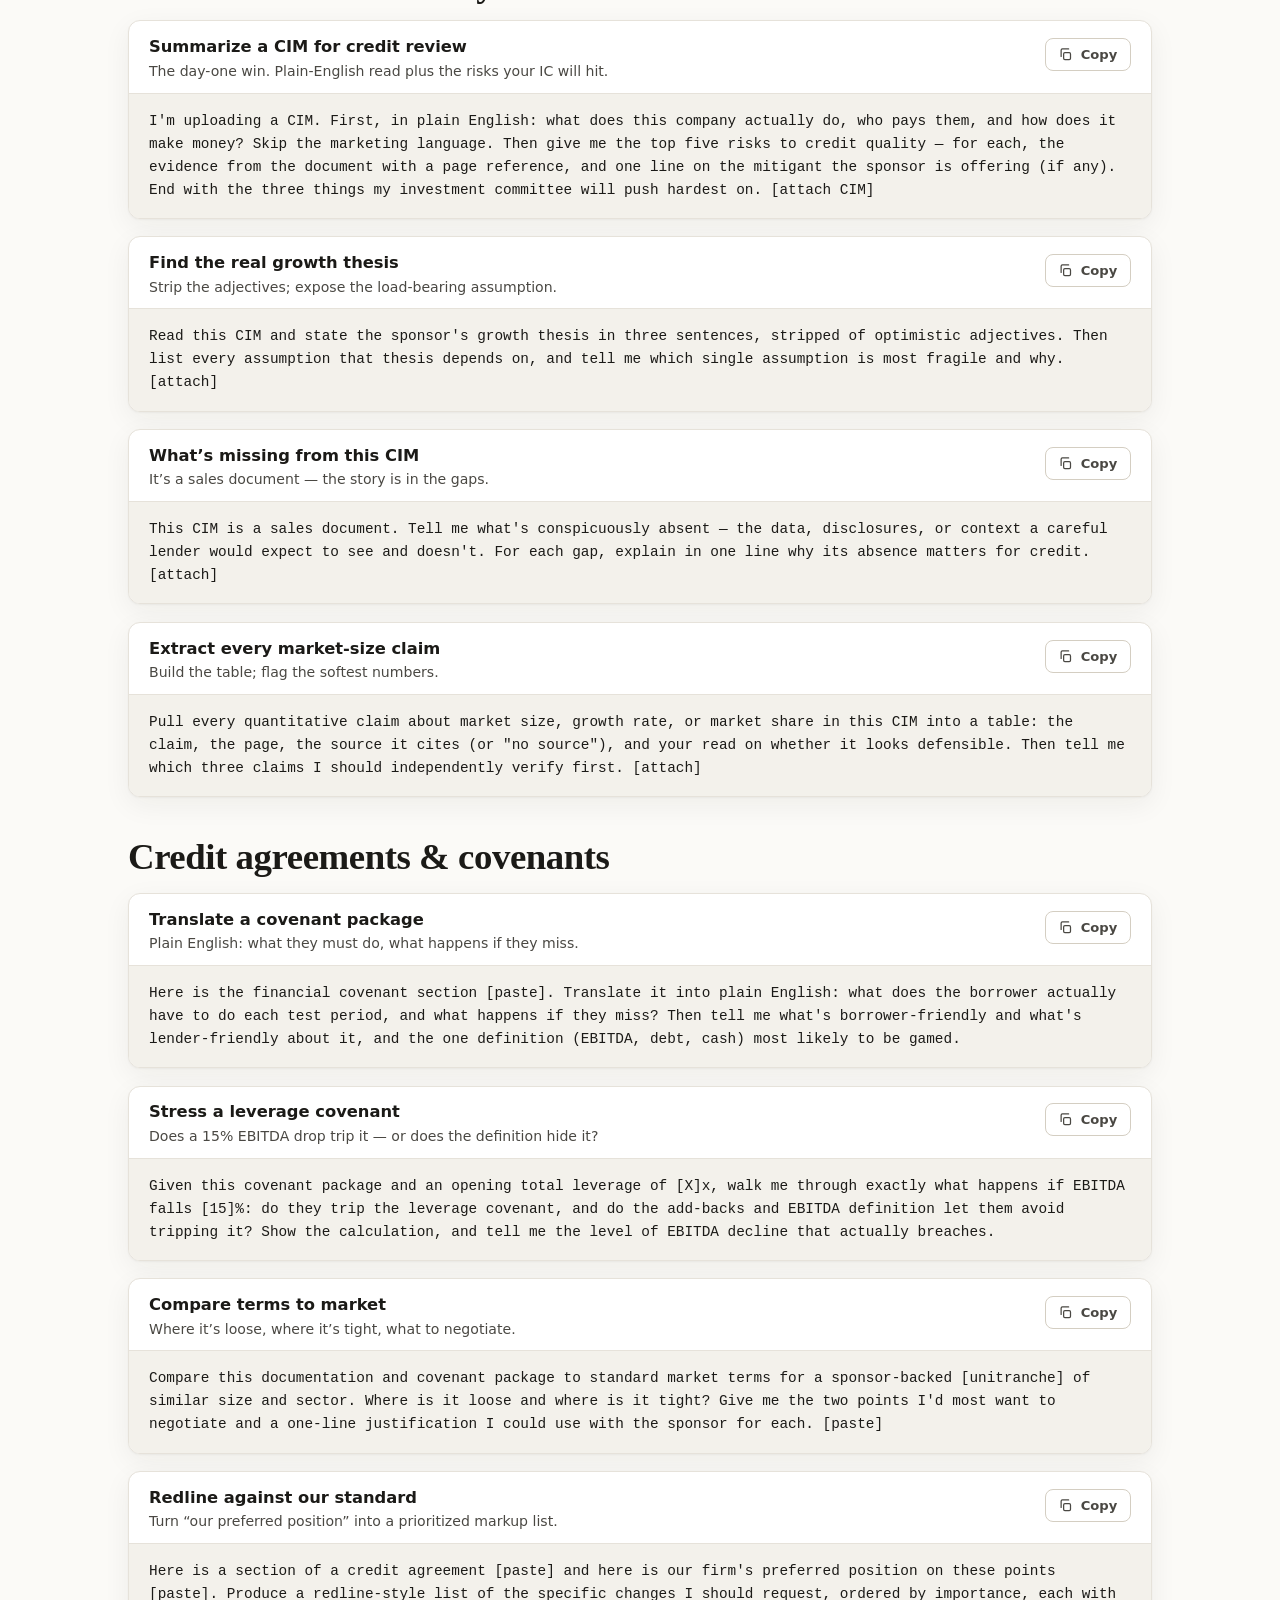
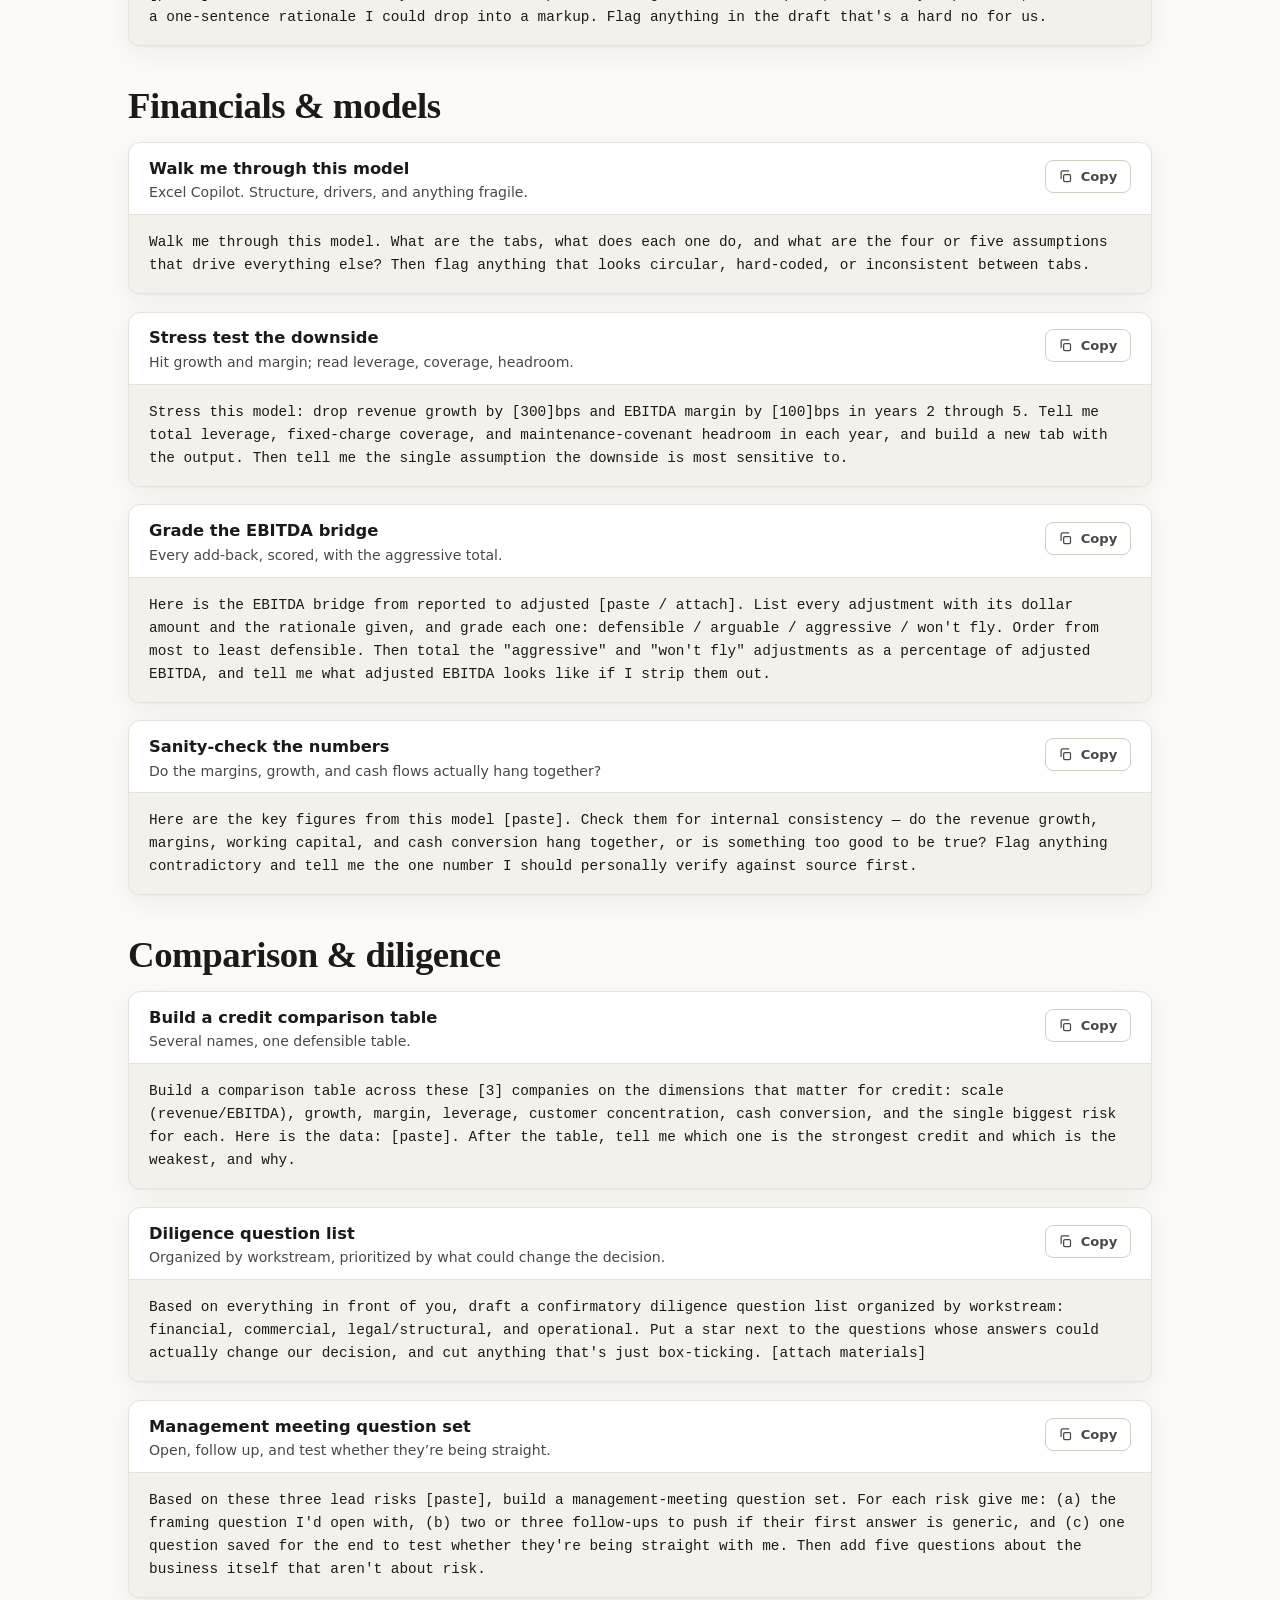
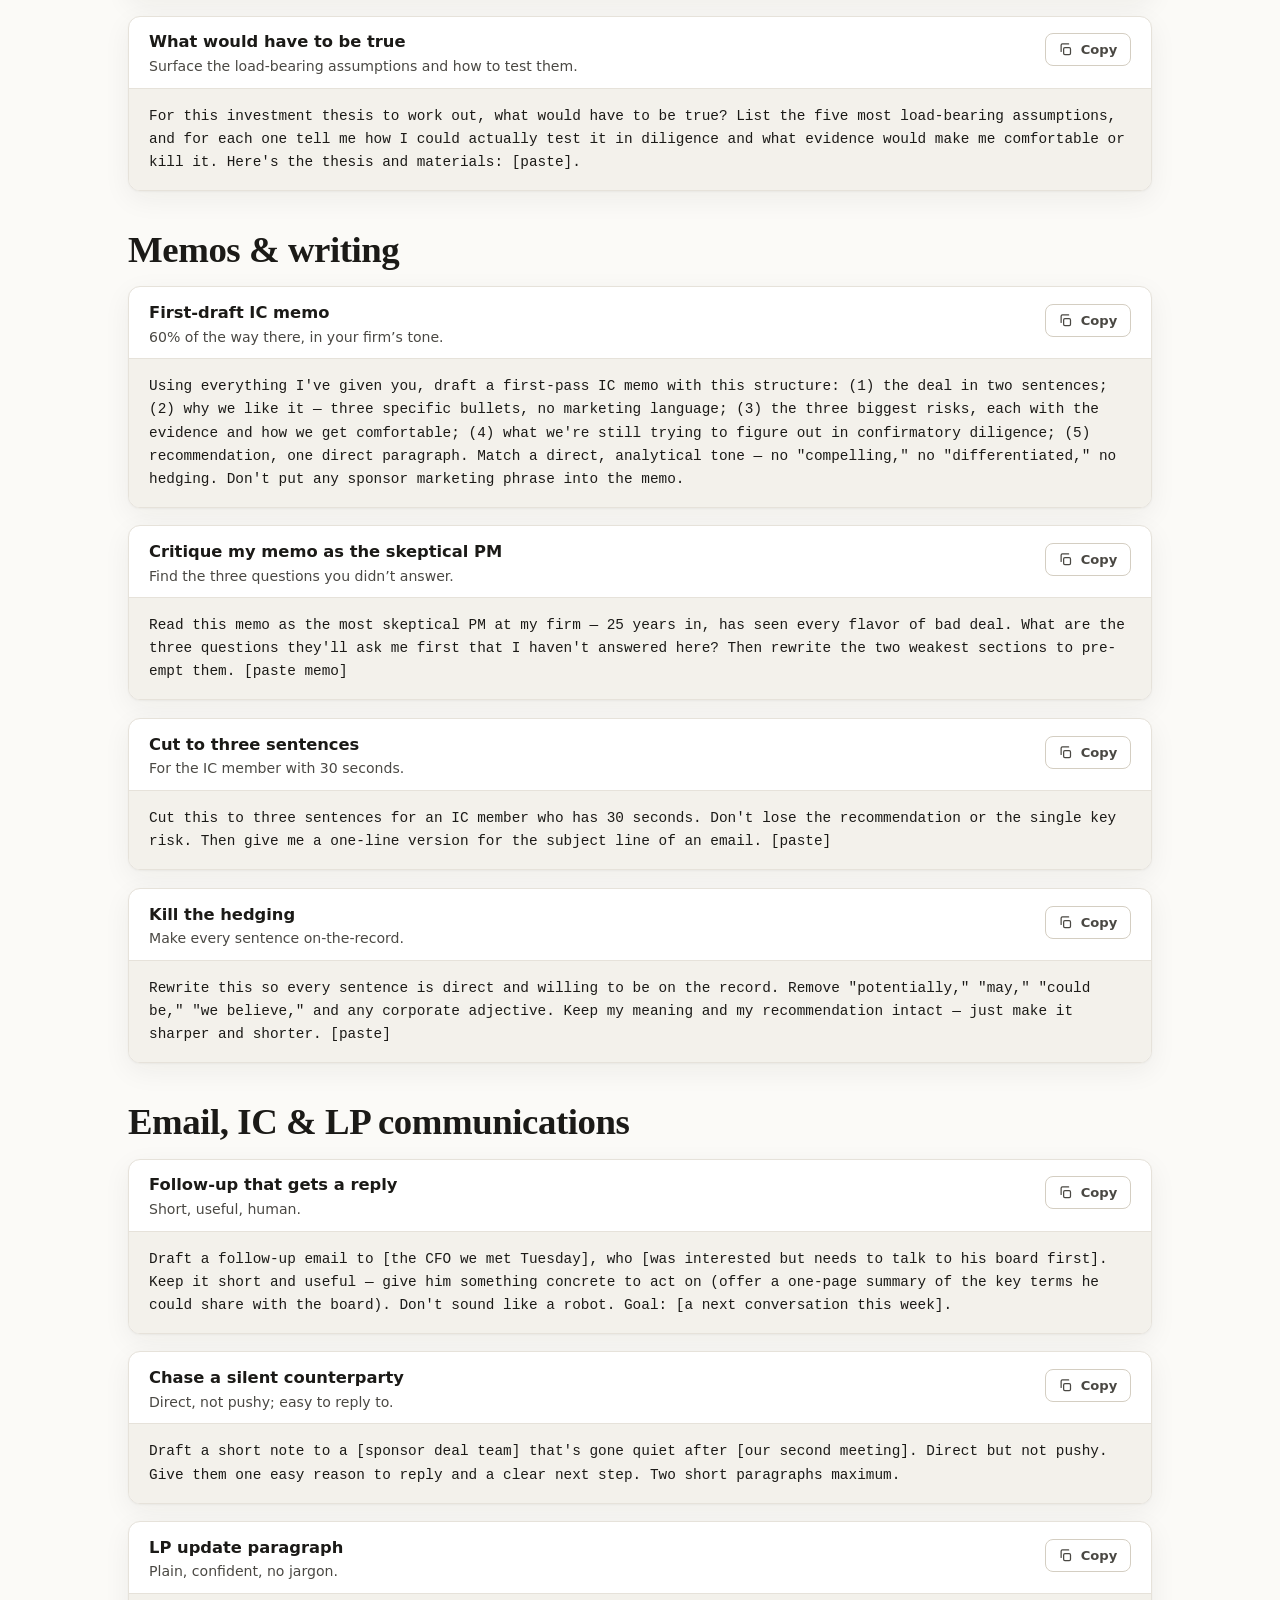
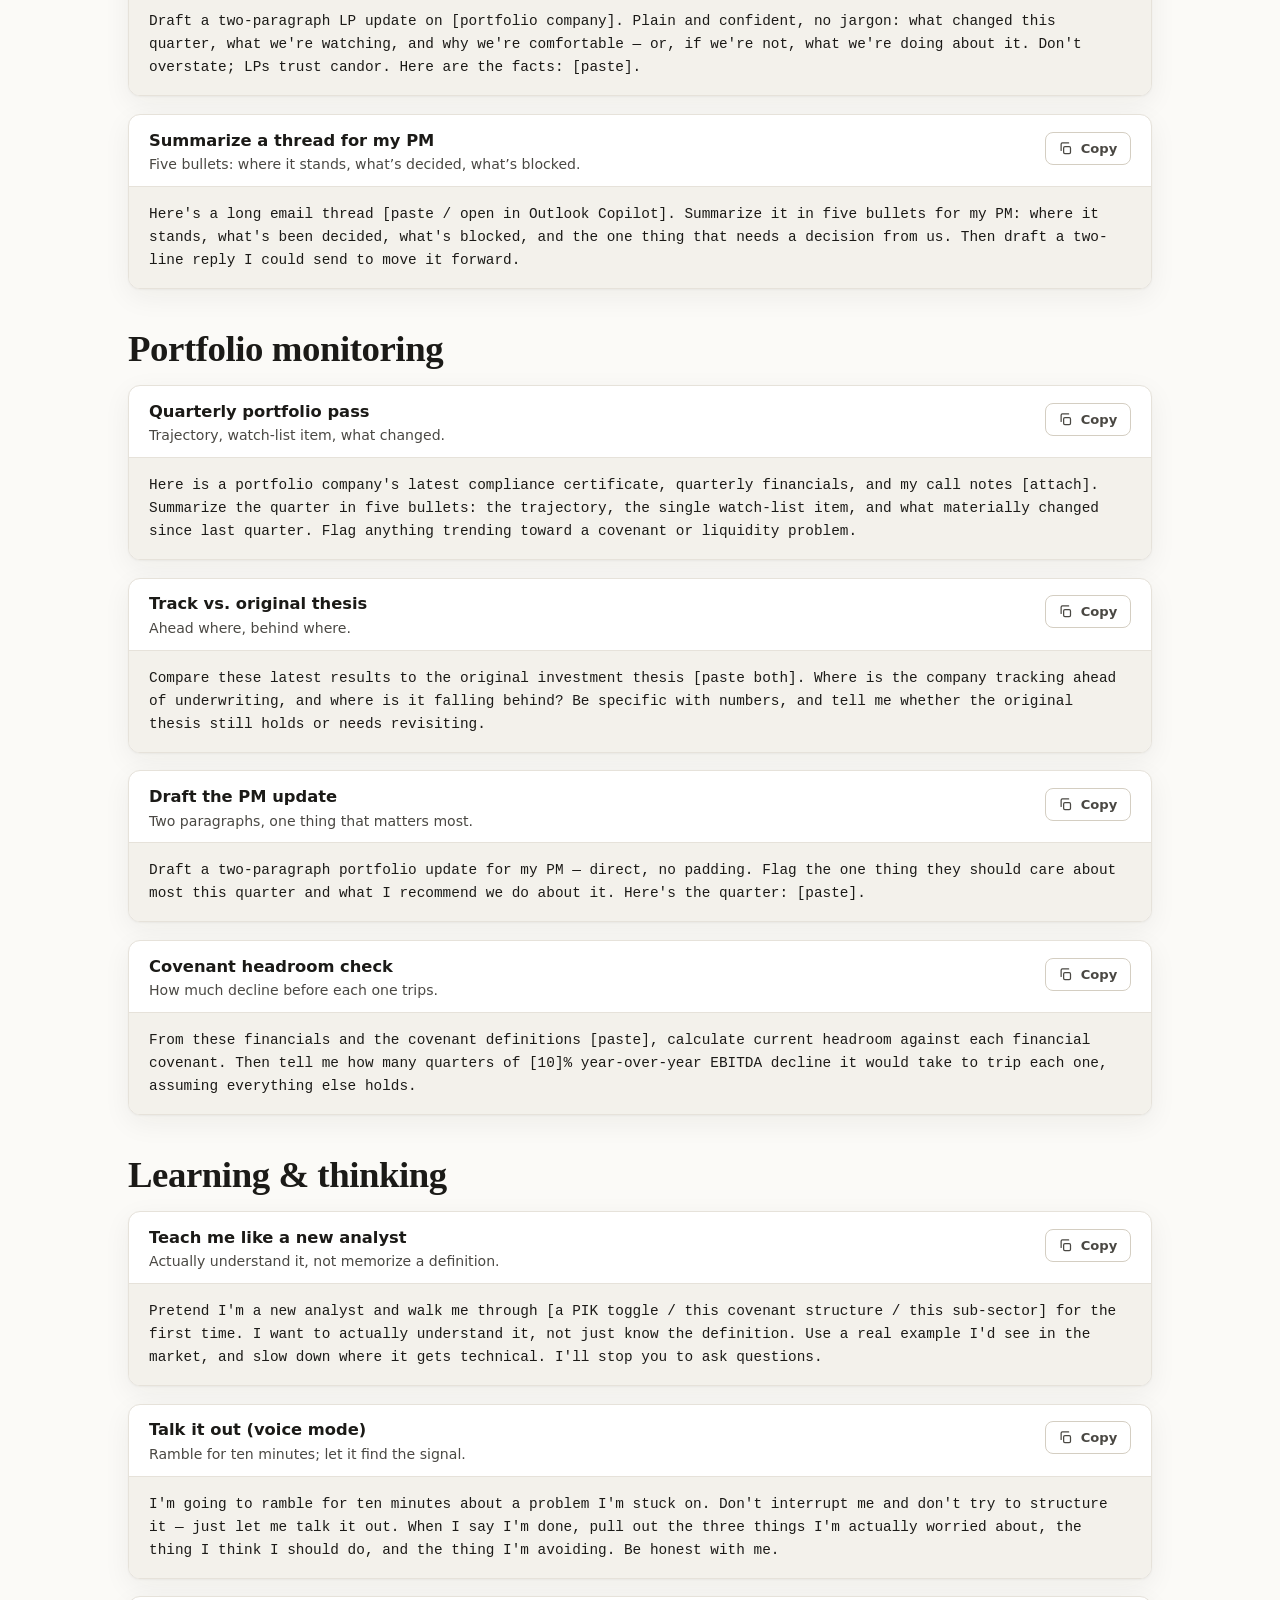
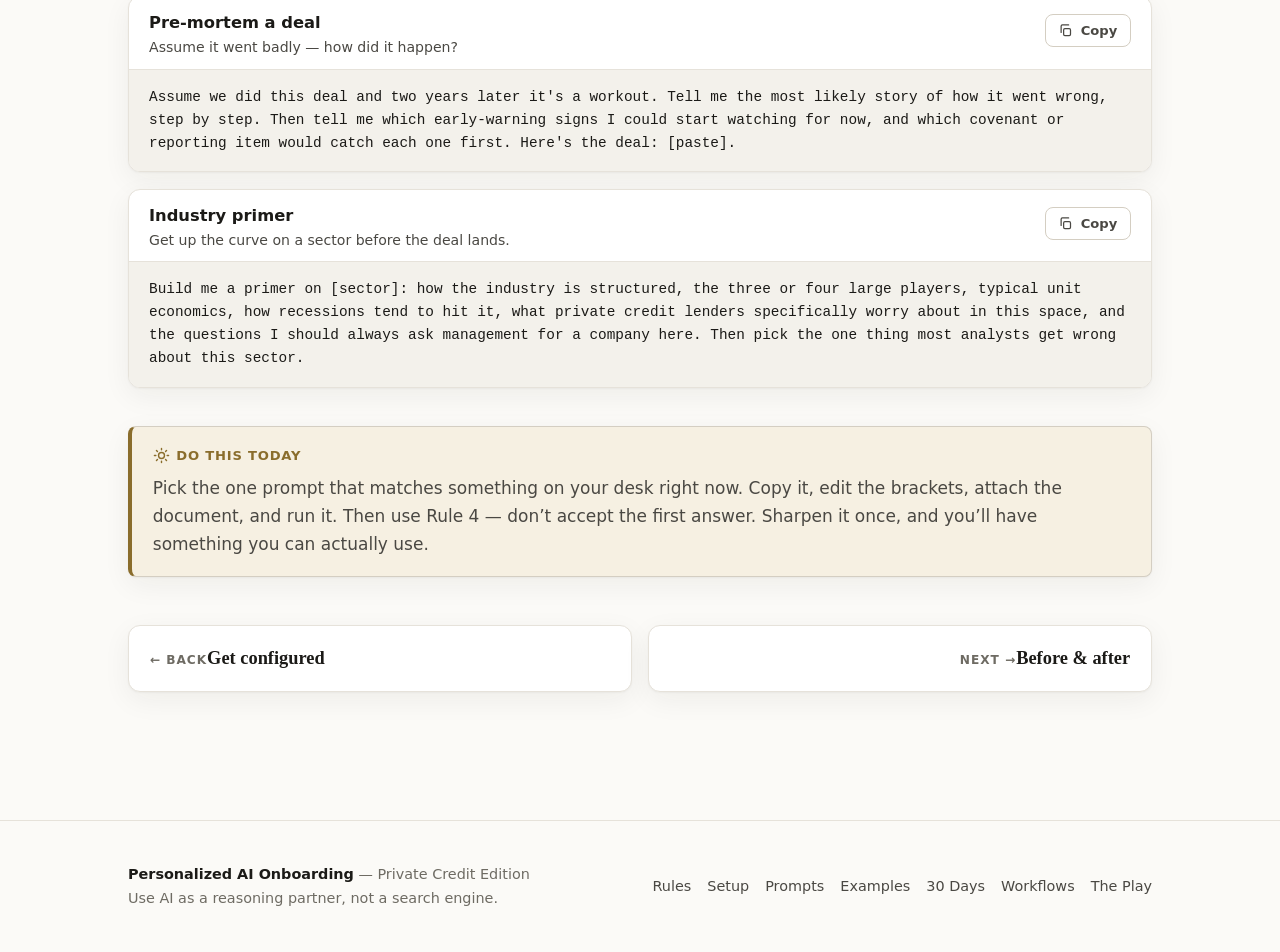
<file: docs/prompts.html>
<!doctype html>
<html lang="en" data-theme="light">
<head>
<meta charset="utf-8">
<meta name="viewport" content="width=device-width, initial-scale=1">
<title>Prompt Library — Personalized AI Onboarding</title>
<meta name="description" content="Copy-paste AI prompts built for private credit work: deal screening, CIM and covenant analysis, model stress tests, comparison tables, diligence lists, IC memos, redlines, email, and portfolio monitoring.">
<meta name="color-scheme" content="light dark">
<link rel="icon" href="data:image/svg+xml,%3Csvg%20xmlns='http://www.w3.org/2000/svg'%20viewBox='0%200%2032%2032'%3E%3Crect%20width='32'%20height='32'%20rx='8'%20fill='%231E3A5F'/%3E%3Cpath%20d='M16%207%2023%2022%209%2022Z'%20fill='none'%20stroke='%23CBA85C'%20stroke-width='2.2'%20stroke-linejoin='round'/%3E%3Ccircle%20cx='16'%20cy='17.6'%20r='2.1'%20fill='%23CBA85C'/%3E%3C/svg%3E">
<link rel="stylesheet" href="assets/app.css">
<script>(function(){try{var t=localStorage.getItem('aios-theme');if(!t){t=matchMedia('(prefers-color-scheme: dark)').matches?'dark':'light';}document.documentElement.setAttribute('data-theme',t);}catch(e){}})();</script>
</head>
<body>
<div class="progressbar"></div>

<header class="nav">
  <div class="shell nav-inner">
    <a class="brand" href="index.html">
      <svg class="mark" viewBox="0 0 32 32" aria-hidden="true"><rect width="32" height="32" rx="8" fill="#1E3A5F"/><path d="M16 7 23 22 9 22Z" fill="none" stroke="#CBA85C" stroke-width="2.2" stroke-linejoin="round"/><circle cx="16" cy="17.6" r="2.1" fill="#CBA85C"/></svg>
      <span>Personalized AI Onboarding<small>Private Credit</small></span>
    </a>
    <nav class="nav-links" id="nav-links" aria-label="Primary">
      <a href="rules.html">The Rules</a>
      <a href="setup.html">Setup</a>
      <a href="prompts.html">Prompts</a>
      <a href="examples.html">Examples</a>
      <a href="drills.html">30 Days</a>
      <a href="workflows.html">Workflows</a>
      <a href="play.html">The Play</a>
    </nav>
    <div class="nav-tools">
      <button class="icon-btn theme-toggle" aria-label="Toggle dark mode" title="Toggle light / dark">
        <svg class="sun" viewBox="0 0 24 24" fill="none" stroke="currentColor" stroke-width="2" stroke-linecap="round"><circle cx="12" cy="12" r="4.2"/><path d="M12 2v2M12 20v2M2 12h2M20 12h2M4.9 4.9l1.4 1.4M17.7 17.7l1.4 1.4M19.1 4.9l-1.4 1.4M6.3 17.7l-1.4 1.4"/></svg>
        <svg class="moon" viewBox="0 0 24 24" fill="currentColor"><path d="M20 14.5A8.5 8.5 0 0 1 9.5 4 7 7 0 1 0 20 14.5z"/></svg>
      </button>
      <button class="icon-btn nav-burger" aria-label="Open menu" aria-controls="nav-links">
        <svg viewBox="0 0 24 24" fill="none" stroke="currentColor" stroke-width="2" stroke-linecap="round"><path d="M3 6h18M3 12h18M3 18h18"/></svg>
      </button>
    </div>
  </div>
</header>

<main>
  <section class="hero" style="padding-bottom:1rem">
    <div class="shell">
      <span class="eyebrow">Your everyday tool</span>
      <h1>The prompt library</h1>
      <p class="lead">Copy-paste starting points for the work you actually do. Each one is a job, not a question — and each follows the rules: give context, ask for specifics, make it push back. Hit <strong>Copy</strong>, paste into your AI, then edit the <strong>[bracketed]</strong> bits and attach your document.</p>
      <div class="callout note" style="max-width:var(--measure)">
        <div class="callout-h"><svg viewBox="0 0 24 24" fill="none" stroke="currentColor" stroke-width="2" stroke-linecap="round" stroke-linejoin="round"><path d="M12 3l9 16H3z"/><path d="M12 10v4M12 17h.01"/></svg>Keep it safe</div>
        <p>Attach real CIMs, models, and agreements only in <strong>Copilot</strong> (inside your firm’s perimeter). Use ChatGPT/Claude for practice with anonymized or public material. See <a href="setup.html#safety">Safety</a>.</p>
      </div>
    </div>
  </section>

  <section class="section" style="padding-top:1.5rem">
    <div class="shell">
      <div class="chips" role="tablist" aria-label="Filter prompts by category">
        <button class="chip active" data-filter="all">All</button>
        <button class="chip" data-filter="screen">Screening</button>
        <button class="chip" data-filter="cim">CIM &amp; documents</button>
        <button class="chip" data-filter="covenant">Covenants &amp; agreements</button>
        <button class="chip" data-filter="model">Financials &amp; models</button>
        <button class="chip" data-filter="diligence">Comparison &amp; diligence</button>
        <button class="chip" data-filter="memo">Memos &amp; writing</button>
        <button class="chip" data-filter="email">Email &amp; comms</button>
        <button class="chip" data-filter="portfolio">Portfolio</button>
        <button class="chip" data-filter="learn">Learning</button>
      </div>

      <!-- SCREENING -->
      <div data-cat-group="screen">
        <h2 style="margin-bottom:1rem">Screening &amp; triage</h2>

        <div class="prompt-card" data-cat="screen">
          <div class="prompt-head"><div class="pt"><h3>Screen a teaser against our box</h3><p>Turn a one-pager into a go / no-go in five lines.</p></div>
            <button class="copy-btn" aria-label="Copy prompt"><svg class="ic-copy" viewBox="0 0 24 24" fill="none" stroke="currentColor" stroke-width="2" stroke-linecap="round" stroke-linejoin="round"><rect x="9" y="9" width="11" height="11" rx="2"/><path d="M5 15V5a2 2 0 0 1 2-2h10"/></svg><svg class="ic-check" viewBox="0 0 24 24" fill="none" stroke="currentColor" stroke-width="2.6" stroke-linecap="round" stroke-linejoin="round"><path d="M5 12l5 5 9-10"/></svg><span class="copy-label">Copy</span></button>
          </div>
          <div class="prompt-body">I'm screening a new opportunity against our box: sectors [list], EBITDA [$10–75M], leverage up to [X]x, hold size [$X]M, senior secured. Here is the teaser: [paste / attach]. In five lines tell me: (1) is this worth a deeper look and why, (2) the single strongest reason to pass, (3) the two pieces of information I'd need before I could decide. Be blunt — assume my time is the scarce resource.</div>
        </div>

        <div class="prompt-card" data-cat="screen">
          <div class="prompt-head"><div class="pt"><h3>First-look risk read</h3><p>The three things most likely to kill it, before you spend real time.</p></div>
            <button class="copy-btn" aria-label="Copy prompt"><svg class="ic-copy" viewBox="0 0 24 24" fill="none" stroke="currentColor" stroke-width="2" stroke-linecap="round" stroke-linejoin="round"><rect x="9" y="9" width="11" height="11" rx="2"/><path d="M5 15V5a2 2 0 0 1 2-2h10"/></svg><svg class="ic-check" viewBox="0 0 24 24" fill="none" stroke="currentColor" stroke-width="2.6" stroke-linecap="round" stroke-linejoin="round"><path d="M5 12l5 5 9-10"/></svg><span class="copy-label">Copy</span></button>
          </div>
          <div class="prompt-body">Read this teaser. Give me the three things most likely to kill this deal in our credit committee, and the three questions I should ask the banker before spending any more time on it. Don't be polite about the weaknesses. [paste / attach]</div>
        </div>

        <div class="prompt-card" data-cat="screen">
          <div class="prompt-head"><div class="pt"><h3>Prioritize two competing deals</h3><p>Decide where this week’s hours go.</p></div>
            <button class="copy-btn" aria-label="Copy prompt"><svg class="ic-copy" viewBox="0 0 24 24" fill="none" stroke="currentColor" stroke-width="2" stroke-linecap="round" stroke-linejoin="round"><rect x="9" y="9" width="11" height="11" rx="2"/><path d="M5 15V5a2 2 0 0 1 2-2h10"/></svg><svg class="ic-check" viewBox="0 0 24 24" fill="none" stroke="currentColor" stroke-width="2.6" stroke-linecap="round" stroke-linejoin="round"><path d="M5 12l5 5 9-10"/></svg><span class="copy-label">Copy</span></button>
          </div>
          <div class="prompt-body">I can only progress one of these this week. Here are two teasers — Deal A: [paste], Deal B: [paste]. Compare them in a short table on credit quality, downside severity, and fit with our box, then recommend which to prioritize and the one reason that decides it.</div>
        </div>
      </div>

      <!-- CIM -->
      <div data-cat-group="cim">
        <h2 style="margin:2.4rem 0 1rem">CIM &amp; document analysis</h2>

        <div class="prompt-card" data-cat="cim">
          <div class="prompt-head"><div class="pt"><h3>Summarize a CIM for credit review</h3><p>The day-one win. Plain-English read plus the risks your IC will hit.</p></div>
            <button class="copy-btn" aria-label="Copy prompt"><svg class="ic-copy" viewBox="0 0 24 24" fill="none" stroke="currentColor" stroke-width="2" stroke-linecap="round" stroke-linejoin="round"><rect x="9" y="9" width="11" height="11" rx="2"/><path d="M5 15V5a2 2 0 0 1 2-2h10"/></svg><svg class="ic-check" viewBox="0 0 24 24" fill="none" stroke="currentColor" stroke-width="2.6" stroke-linecap="round" stroke-linejoin="round"><path d="M5 12l5 5 9-10"/></svg><span class="copy-label">Copy</span></button>
          </div>
          <div class="prompt-body">I'm uploading a CIM. First, in plain English: what does this company actually do, who pays them, and how does it make money? Skip the marketing language. Then give me the top five risks to credit quality — for each, the evidence from the document with a page reference, and one line on the mitigant the sponsor is offering (if any). End with the three things my investment committee will push hardest on. [attach CIM]</div>
        </div>

        <div class="prompt-card" data-cat="cim">
          <div class="prompt-head"><div class="pt"><h3>Find the real growth thesis</h3><p>Strip the adjectives; expose the load-bearing assumption.</p></div>
            <button class="copy-btn" aria-label="Copy prompt"><svg class="ic-copy" viewBox="0 0 24 24" fill="none" stroke="currentColor" stroke-width="2" stroke-linecap="round" stroke-linejoin="round"><rect x="9" y="9" width="11" height="11" rx="2"/><path d="M5 15V5a2 2 0 0 1 2-2h10"/></svg><svg class="ic-check" viewBox="0 0 24 24" fill="none" stroke="currentColor" stroke-width="2.6" stroke-linecap="round" stroke-linejoin="round"><path d="M5 12l5 5 9-10"/></svg><span class="copy-label">Copy</span></button>
          </div>
          <div class="prompt-body">Read this CIM and state the sponsor's growth thesis in three sentences, stripped of optimistic adjectives. Then list every assumption that thesis depends on, and tell me which single assumption is most fragile and why. [attach]</div>
        </div>

        <div class="prompt-card" data-cat="cim">
          <div class="prompt-head"><div class="pt"><h3>What’s missing from this CIM</h3><p>It’s a sales document — the story is in the gaps.</p></div>
            <button class="copy-btn" aria-label="Copy prompt"><svg class="ic-copy" viewBox="0 0 24 24" fill="none" stroke="currentColor" stroke-width="2" stroke-linecap="round" stroke-linejoin="round"><rect x="9" y="9" width="11" height="11" rx="2"/><path d="M5 15V5a2 2 0 0 1 2-2h10"/></svg><svg class="ic-check" viewBox="0 0 24 24" fill="none" stroke="currentColor" stroke-width="2.6" stroke-linecap="round" stroke-linejoin="round"><path d="M5 12l5 5 9-10"/></svg><span class="copy-label">Copy</span></button>
          </div>
          <div class="prompt-body">This CIM is a sales document. Tell me what's conspicuously absent — the data, disclosures, or context a careful lender would expect to see and doesn't. For each gap, explain in one line why its absence matters for credit. [attach]</div>
        </div>

        <div class="prompt-card" data-cat="cim">
          <div class="prompt-head"><div class="pt"><h3>Extract every market-size claim</h3><p>Build the table; flag the softest numbers.</p></div>
            <button class="copy-btn" aria-label="Copy prompt"><svg class="ic-copy" viewBox="0 0 24 24" fill="none" stroke="currentColor" stroke-width="2" stroke-linecap="round" stroke-linejoin="round"><rect x="9" y="9" width="11" height="11" rx="2"/><path d="M5 15V5a2 2 0 0 1 2-2h10"/></svg><svg class="ic-check" viewBox="0 0 24 24" fill="none" stroke="currentColor" stroke-width="2.6" stroke-linecap="round" stroke-linejoin="round"><path d="M5 12l5 5 9-10"/></svg><span class="copy-label">Copy</span></button>
          </div>
          <div class="prompt-body">Pull every quantitative claim about market size, growth rate, or market share in this CIM into a table: the claim, the page, the source it cites (or "no source"), and your read on whether it looks defensible. Then tell me which three claims I should independently verify first. [attach]</div>
        </div>
      </div>

      <!-- COVENANTS -->
      <div data-cat-group="covenant">
        <h2 style="margin:2.4rem 0 1rem">Credit agreements &amp; covenants</h2>

        <div class="prompt-card" data-cat="covenant">
          <div class="prompt-head"><div class="pt"><h3>Translate a covenant package</h3><p>Plain English: what they must do, what happens if they miss.</p></div>
            <button class="copy-btn" aria-label="Copy prompt"><svg class="ic-copy" viewBox="0 0 24 24" fill="none" stroke="currentColor" stroke-width="2" stroke-linecap="round" stroke-linejoin="round"><rect x="9" y="9" width="11" height="11" rx="2"/><path d="M5 15V5a2 2 0 0 1 2-2h10"/></svg><svg class="ic-check" viewBox="0 0 24 24" fill="none" stroke="currentColor" stroke-width="2.6" stroke-linecap="round" stroke-linejoin="round"><path d="M5 12l5 5 9-10"/></svg><span class="copy-label">Copy</span></button>
          </div>
          <div class="prompt-body">Here is the financial covenant section [paste]. Translate it into plain English: what does the borrower actually have to do each test period, and what happens if they miss? Then tell me what's borrower-friendly and what's lender-friendly about it, and the one definition (EBITDA, debt, cash) most likely to be gamed.</div>
        </div>

        <div class="prompt-card" data-cat="covenant">
          <div class="prompt-head"><div class="pt"><h3>Stress a leverage covenant</h3><p>Does a 15% EBITDA drop trip it — or does the definition hide it?</p></div>
            <button class="copy-btn" aria-label="Copy prompt"><svg class="ic-copy" viewBox="0 0 24 24" fill="none" stroke="currentColor" stroke-width="2" stroke-linecap="round" stroke-linejoin="round"><rect x="9" y="9" width="11" height="11" rx="2"/><path d="M5 15V5a2 2 0 0 1 2-2h10"/></svg><svg class="ic-check" viewBox="0 0 24 24" fill="none" stroke="currentColor" stroke-width="2.6" stroke-linecap="round" stroke-linejoin="round"><path d="M5 12l5 5 9-10"/></svg><span class="copy-label">Copy</span></button>
          </div>
          <div class="prompt-body">Given this covenant package and an opening total leverage of [X]x, walk me through exactly what happens if EBITDA falls [15]%: do they trip the leverage covenant, and do the add-backs and EBITDA definition let them avoid tripping it? Show the calculation, and tell me the level of EBITDA decline that actually breaches.</div>
        </div>

        <div class="prompt-card" data-cat="covenant">
          <div class="prompt-head"><div class="pt"><h3>Compare terms to market</h3><p>Where it’s loose, where it’s tight, what to negotiate.</p></div>
            <button class="copy-btn" aria-label="Copy prompt"><svg class="ic-copy" viewBox="0 0 24 24" fill="none" stroke="currentColor" stroke-width="2" stroke-linecap="round" stroke-linejoin="round"><rect x="9" y="9" width="11" height="11" rx="2"/><path d="M5 15V5a2 2 0 0 1 2-2h10"/></svg><svg class="ic-check" viewBox="0 0 24 24" fill="none" stroke="currentColor" stroke-width="2.6" stroke-linecap="round" stroke-linejoin="round"><path d="M5 12l5 5 9-10"/></svg><span class="copy-label">Copy</span></button>
          </div>
          <div class="prompt-body">Compare this documentation and covenant package to standard market terms for a sponsor-backed [unitranche] of similar size and sector. Where is it loose and where is it tight? Give me the two points I'd most want to negotiate and a one-line justification I could use with the sponsor for each. [paste]</div>
        </div>

        <div class="prompt-card" data-cat="covenant">
          <div class="prompt-head"><div class="pt"><h3>Redline against our standard</h3><p>Turn “our preferred position” into a prioritized markup list.</p></div>
            <button class="copy-btn" aria-label="Copy prompt"><svg class="ic-copy" viewBox="0 0 24 24" fill="none" stroke="currentColor" stroke-width="2" stroke-linecap="round" stroke-linejoin="round"><rect x="9" y="9" width="11" height="11" rx="2"/><path d="M5 15V5a2 2 0 0 1 2-2h10"/></svg><svg class="ic-check" viewBox="0 0 24 24" fill="none" stroke="currentColor" stroke-width="2.6" stroke-linecap="round" stroke-linejoin="round"><path d="M5 12l5 5 9-10"/></svg><span class="copy-label">Copy</span></button>
          </div>
          <div class="prompt-body">Here is a section of a credit agreement [paste] and here is our firm's preferred position on these points [paste]. Produce a redline-style list of the specific changes I should request, ordered by importance, each with a one-sentence rationale I could drop into a markup. Flag anything in the draft that's a hard no for us.</div>
        </div>
      </div>

      <!-- MODELS -->
      <div data-cat-group="model">
        <h2 style="margin:2.4rem 0 1rem">Financials &amp; models</h2>

        <div class="prompt-card" data-cat="model">
          <div class="prompt-head"><div class="pt"><h3>Walk me through this model</h3><p>Excel Copilot. Structure, drivers, and anything fragile.</p></div>
            <button class="copy-btn" aria-label="Copy prompt"><svg class="ic-copy" viewBox="0 0 24 24" fill="none" stroke="currentColor" stroke-width="2" stroke-linecap="round" stroke-linejoin="round"><rect x="9" y="9" width="11" height="11" rx="2"/><path d="M5 15V5a2 2 0 0 1 2-2h10"/></svg><svg class="ic-check" viewBox="0 0 24 24" fill="none" stroke="currentColor" stroke-width="2.6" stroke-linecap="round" stroke-linejoin="round"><path d="M5 12l5 5 9-10"/></svg><span class="copy-label">Copy</span></button>
          </div>
          <div class="prompt-body">Walk me through this model. What are the tabs, what does each one do, and what are the four or five assumptions that drive everything else? Then flag anything that looks circular, hard-coded, or inconsistent between tabs.</div>
        </div>

        <div class="prompt-card" data-cat="model">
          <div class="prompt-head"><div class="pt"><h3>Stress test the downside</h3><p>Hit growth and margin; read leverage, coverage, headroom.</p></div>
            <button class="copy-btn" aria-label="Copy prompt"><svg class="ic-copy" viewBox="0 0 24 24" fill="none" stroke="currentColor" stroke-width="2" stroke-linecap="round" stroke-linejoin="round"><rect x="9" y="9" width="11" height="11" rx="2"/><path d="M5 15V5a2 2 0 0 1 2-2h10"/></svg><svg class="ic-check" viewBox="0 0 24 24" fill="none" stroke="currentColor" stroke-width="2.6" stroke-linecap="round" stroke-linejoin="round"><path d="M5 12l5 5 9-10"/></svg><span class="copy-label">Copy</span></button>
          </div>
          <div class="prompt-body">Stress this model: drop revenue growth by [300]bps and EBITDA margin by [100]bps in years 2 through 5. Tell me total leverage, fixed-charge coverage, and maintenance-covenant headroom in each year, and build a new tab with the output. Then tell me the single assumption the downside is most sensitive to.</div>
        </div>

        <div class="prompt-card" data-cat="model">
          <div class="prompt-head"><div class="pt"><h3>Grade the EBITDA bridge</h3><p>Every add-back, scored, with the aggressive total.</p></div>
            <button class="copy-btn" aria-label="Copy prompt"><svg class="ic-copy" viewBox="0 0 24 24" fill="none" stroke="currentColor" stroke-width="2" stroke-linecap="round" stroke-linejoin="round"><rect x="9" y="9" width="11" height="11" rx="2"/><path d="M5 15V5a2 2 0 0 1 2-2h10"/></svg><svg class="ic-check" viewBox="0 0 24 24" fill="none" stroke="currentColor" stroke-width="2.6" stroke-linecap="round" stroke-linejoin="round"><path d="M5 12l5 5 9-10"/></svg><span class="copy-label">Copy</span></button>
          </div>
          <div class="prompt-body">Here is the EBITDA bridge from reported to adjusted [paste / attach]. List every adjustment with its dollar amount and the rationale given, and grade each one: defensible / arguable / aggressive / won't fly. Order from most to least defensible. Then total the "aggressive" and "won't fly" adjustments as a percentage of adjusted EBITDA, and tell me what adjusted EBITDA looks like if I strip them out.</div>
        </div>

        <div class="prompt-card" data-cat="model">
          <div class="prompt-head"><div class="pt"><h3>Sanity-check the numbers</h3><p>Do the margins, growth, and cash flows actually hang together?</p></div>
            <button class="copy-btn" aria-label="Copy prompt"><svg class="ic-copy" viewBox="0 0 24 24" fill="none" stroke="currentColor" stroke-width="2" stroke-linecap="round" stroke-linejoin="round"><rect x="9" y="9" width="11" height="11" rx="2"/><path d="M5 15V5a2 2 0 0 1 2-2h10"/></svg><svg class="ic-check" viewBox="0 0 24 24" fill="none" stroke="currentColor" stroke-width="2.6" stroke-linecap="round" stroke-linejoin="round"><path d="M5 12l5 5 9-10"/></svg><span class="copy-label">Copy</span></button>
          </div>
          <div class="prompt-body">Here are the key figures from this model [paste]. Check them for internal consistency — do the revenue growth, margins, working capital, and cash conversion hang together, or is something too good to be true? Flag anything contradictory and tell me the one number I should personally verify against source first.</div>
        </div>
      </div>

      <!-- DILIGENCE -->
      <div data-cat-group="diligence">
        <h2 style="margin:2.4rem 0 1rem">Comparison &amp; diligence</h2>

        <div class="prompt-card" data-cat="diligence">
          <div class="prompt-head"><div class="pt"><h3>Build a credit comparison table</h3><p>Several names, one defensible table.</p></div>
            <button class="copy-btn" aria-label="Copy prompt"><svg class="ic-copy" viewBox="0 0 24 24" fill="none" stroke="currentColor" stroke-width="2" stroke-linecap="round" stroke-linejoin="round"><rect x="9" y="9" width="11" height="11" rx="2"/><path d="M5 15V5a2 2 0 0 1 2-2h10"/></svg><svg class="ic-check" viewBox="0 0 24 24" fill="none" stroke="currentColor" stroke-width="2.6" stroke-linecap="round" stroke-linejoin="round"><path d="M5 12l5 5 9-10"/></svg><span class="copy-label">Copy</span></button>
          </div>
          <div class="prompt-body">Build a comparison table across these [3] companies on the dimensions that matter for credit: scale (revenue/EBITDA), growth, margin, leverage, customer concentration, cash conversion, and the single biggest risk for each. Here is the data: [paste]. After the table, tell me which one is the strongest credit and which is the weakest, and why.</div>
        </div>

        <div class="prompt-card" data-cat="diligence">
          <div class="prompt-head"><div class="pt"><h3>Diligence question list</h3><p>Organized by workstream, prioritized by what could change the decision.</p></div>
            <button class="copy-btn" aria-label="Copy prompt"><svg class="ic-copy" viewBox="0 0 24 24" fill="none" stroke="currentColor" stroke-width="2" stroke-linecap="round" stroke-linejoin="round"><rect x="9" y="9" width="11" height="11" rx="2"/><path d="M5 15V5a2 2 0 0 1 2-2h10"/></svg><svg class="ic-check" viewBox="0 0 24 24" fill="none" stroke="currentColor" stroke-width="2.6" stroke-linecap="round" stroke-linejoin="round"><path d="M5 12l5 5 9-10"/></svg><span class="copy-label">Copy</span></button>
          </div>
          <div class="prompt-body">Based on everything in front of you, draft a confirmatory diligence question list organized by workstream: financial, commercial, legal/structural, and operational. Put a star next to the questions whose answers could actually change our decision, and cut anything that's just box-ticking. [attach materials]</div>
        </div>

        <div class="prompt-card" data-cat="diligence">
          <div class="prompt-head"><div class="pt"><h3>Management meeting question set</h3><p>Open, follow up, and test whether they’re being straight.</p></div>
            <button class="copy-btn" aria-label="Copy prompt"><svg class="ic-copy" viewBox="0 0 24 24" fill="none" stroke="currentColor" stroke-width="2" stroke-linecap="round" stroke-linejoin="round"><rect x="9" y="9" width="11" height="11" rx="2"/><path d="M5 15V5a2 2 0 0 1 2-2h10"/></svg><svg class="ic-check" viewBox="0 0 24 24" fill="none" stroke="currentColor" stroke-width="2.6" stroke-linecap="round" stroke-linejoin="round"><path d="M5 12l5 5 9-10"/></svg><span class="copy-label">Copy</span></button>
          </div>
          <div class="prompt-body">Based on these three lead risks [paste], build a management-meeting question set. For each risk give me: (a) the framing question I'd open with, (b) two or three follow-ups to push if their first answer is generic, and (c) one question saved for the end to test whether they're being straight with me. Then add five questions about the business itself that aren't about risk.</div>
        </div>

        <div class="prompt-card" data-cat="diligence">
          <div class="prompt-head"><div class="pt"><h3>What would have to be true</h3><p>Surface the load-bearing assumptions and how to test them.</p></div>
            <button class="copy-btn" aria-label="Copy prompt"><svg class="ic-copy" viewBox="0 0 24 24" fill="none" stroke="currentColor" stroke-width="2" stroke-linecap="round" stroke-linejoin="round"><rect x="9" y="9" width="11" height="11" rx="2"/><path d="M5 15V5a2 2 0 0 1 2-2h10"/></svg><svg class="ic-check" viewBox="0 0 24 24" fill="none" stroke="currentColor" stroke-width="2.6" stroke-linecap="round" stroke-linejoin="round"><path d="M5 12l5 5 9-10"/></svg><span class="copy-label">Copy</span></button>
          </div>
          <div class="prompt-body">For this investment thesis to work out, what would have to be true? List the five most load-bearing assumptions, and for each one tell me how I could actually test it in diligence and what evidence would make me comfortable or kill it. Here's the thesis and materials: [paste].</div>
        </div>
      </div>

      <!-- MEMOS -->
      <div data-cat-group="memo">
        <h2 style="margin:2.4rem 0 1rem">Memos &amp; writing</h2>

        <div class="prompt-card" data-cat="memo">
          <div class="prompt-head"><div class="pt"><h3>First-draft IC memo</h3><p>60% of the way there, in your firm’s tone.</p></div>
            <button class="copy-btn" aria-label="Copy prompt"><svg class="ic-copy" viewBox="0 0 24 24" fill="none" stroke="currentColor" stroke-width="2" stroke-linecap="round" stroke-linejoin="round"><rect x="9" y="9" width="11" height="11" rx="2"/><path d="M5 15V5a2 2 0 0 1 2-2h10"/></svg><svg class="ic-check" viewBox="0 0 24 24" fill="none" stroke="currentColor" stroke-width="2.6" stroke-linecap="round" stroke-linejoin="round"><path d="M5 12l5 5 9-10"/></svg><span class="copy-label">Copy</span></button>
          </div>
          <div class="prompt-body">Using everything I've given you, draft a first-pass IC memo with this structure: (1) the deal in two sentences; (2) why we like it — three specific bullets, no marketing language; (3) the three biggest risks, each with the evidence and how we get comfortable; (4) what we're still trying to figure out in confirmatory diligence; (5) recommendation, one direct paragraph. Match a direct, analytical tone — no "compelling," no "differentiated," no hedging. Don't put any sponsor marketing phrase into the memo.</div>
        </div>

        <div class="prompt-card" data-cat="memo">
          <div class="prompt-head"><div class="pt"><h3>Critique my memo as the skeptical PM</h3><p>Find the three questions you didn’t answer.</p></div>
            <button class="copy-btn" aria-label="Copy prompt"><svg class="ic-copy" viewBox="0 0 24 24" fill="none" stroke="currentColor" stroke-width="2" stroke-linecap="round" stroke-linejoin="round"><rect x="9" y="9" width="11" height="11" rx="2"/><path d="M5 15V5a2 2 0 0 1 2-2h10"/></svg><svg class="ic-check" viewBox="0 0 24 24" fill="none" stroke="currentColor" stroke-width="2.6" stroke-linecap="round" stroke-linejoin="round"><path d="M5 12l5 5 9-10"/></svg><span class="copy-label">Copy</span></button>
          </div>
          <div class="prompt-body">Read this memo as the most skeptical PM at my firm — 25 years in, has seen every flavor of bad deal. What are the three questions they'll ask me first that I haven't answered here? Then rewrite the two weakest sections to pre-empt them. [paste memo]</div>
        </div>

        <div class="prompt-card" data-cat="memo">
          <div class="prompt-head"><div class="pt"><h3>Cut to three sentences</h3><p>For the IC member with 30 seconds.</p></div>
            <button class="copy-btn" aria-label="Copy prompt"><svg class="ic-copy" viewBox="0 0 24 24" fill="none" stroke="currentColor" stroke-width="2" stroke-linecap="round" stroke-linejoin="round"><rect x="9" y="9" width="11" height="11" rx="2"/><path d="M5 15V5a2 2 0 0 1 2-2h10"/></svg><svg class="ic-check" viewBox="0 0 24 24" fill="none" stroke="currentColor" stroke-width="2.6" stroke-linecap="round" stroke-linejoin="round"><path d="M5 12l5 5 9-10"/></svg><span class="copy-label">Copy</span></button>
          </div>
          <div class="prompt-body">Cut this to three sentences for an IC member who has 30 seconds. Don't lose the recommendation or the single key risk. Then give me a one-line version for the subject line of an email. [paste]</div>
        </div>

        <div class="prompt-card" data-cat="memo">
          <div class="prompt-head"><div class="pt"><h3>Kill the hedging</h3><p>Make every sentence on-the-record.</p></div>
            <button class="copy-btn" aria-label="Copy prompt"><svg class="ic-copy" viewBox="0 0 24 24" fill="none" stroke="currentColor" stroke-width="2" stroke-linecap="round" stroke-linejoin="round"><rect x="9" y="9" width="11" height="11" rx="2"/><path d="M5 15V5a2 2 0 0 1 2-2h10"/></svg><svg class="ic-check" viewBox="0 0 24 24" fill="none" stroke="currentColor" stroke-width="2.6" stroke-linecap="round" stroke-linejoin="round"><path d="M5 12l5 5 9-10"/></svg><span class="copy-label">Copy</span></button>
          </div>
          <div class="prompt-body">Rewrite this so every sentence is direct and willing to be on the record. Remove "potentially," "may," "could be," "we believe," and any corporate adjective. Keep my meaning and my recommendation intact — just make it sharper and shorter. [paste]</div>
        </div>
      </div>

      <!-- EMAIL -->
      <div data-cat-group="email">
        <h2 style="margin:2.4rem 0 1rem">Email, IC &amp; LP communications</h2>

        <div class="prompt-card" data-cat="email">
          <div class="prompt-head"><div class="pt"><h3>Follow-up that gets a reply</h3><p>Short, useful, human.</p></div>
            <button class="copy-btn" aria-label="Copy prompt"><svg class="ic-copy" viewBox="0 0 24 24" fill="none" stroke="currentColor" stroke-width="2" stroke-linecap="round" stroke-linejoin="round"><rect x="9" y="9" width="11" height="11" rx="2"/><path d="M5 15V5a2 2 0 0 1 2-2h10"/></svg><svg class="ic-check" viewBox="0 0 24 24" fill="none" stroke="currentColor" stroke-width="2.6" stroke-linecap="round" stroke-linejoin="round"><path d="M5 12l5 5 9-10"/></svg><span class="copy-label">Copy</span></button>
          </div>
          <div class="prompt-body">Draft a follow-up email to [the CFO we met Tuesday], who [was interested but needs to talk to his board first]. Keep it short and useful — give him something concrete to act on (offer a one-page summary of the key terms he could share with the board). Don't sound like a robot. Goal: [a next conversation this week].</div>
        </div>

        <div class="prompt-card" data-cat="email">
          <div class="prompt-head"><div class="pt"><h3>Chase a silent counterparty</h3><p>Direct, not pushy; easy to reply to.</p></div>
            <button class="copy-btn" aria-label="Copy prompt"><svg class="ic-copy" viewBox="0 0 24 24" fill="none" stroke="currentColor" stroke-width="2" stroke-linecap="round" stroke-linejoin="round"><rect x="9" y="9" width="11" height="11" rx="2"/><path d="M5 15V5a2 2 0 0 1 2-2h10"/></svg><svg class="ic-check" viewBox="0 0 24 24" fill="none" stroke="currentColor" stroke-width="2.6" stroke-linecap="round" stroke-linejoin="round"><path d="M5 12l5 5 9-10"/></svg><span class="copy-label">Copy</span></button>
          </div>
          <div class="prompt-body">Draft a short note to a [sponsor deal team] that's gone quiet after [our second meeting]. Direct but not pushy. Give them one easy reason to reply and a clear next step. Two short paragraphs maximum.</div>
        </div>

        <div class="prompt-card" data-cat="email">
          <div class="prompt-head"><div class="pt"><h3>LP update paragraph</h3><p>Plain, confident, no jargon.</p></div>
            <button class="copy-btn" aria-label="Copy prompt"><svg class="ic-copy" viewBox="0 0 24 24" fill="none" stroke="currentColor" stroke-width="2" stroke-linecap="round" stroke-linejoin="round"><rect x="9" y="9" width="11" height="11" rx="2"/><path d="M5 15V5a2 2 0 0 1 2-2h10"/></svg><svg class="ic-check" viewBox="0 0 24 24" fill="none" stroke="currentColor" stroke-width="2.6" stroke-linecap="round" stroke-linejoin="round"><path d="M5 12l5 5 9-10"/></svg><span class="copy-label">Copy</span></button>
          </div>
          <div class="prompt-body">Draft a two-paragraph LP update on [portfolio company]. Plain and confident, no jargon: what changed this quarter, what we're watching, and why we're comfortable — or, if we're not, what we're doing about it. Don't overstate; LPs trust candor. Here are the facts: [paste].</div>
        </div>

        <div class="prompt-card" data-cat="email">
          <div class="prompt-head"><div class="pt"><h3>Summarize a thread for my PM</h3><p>Five bullets: where it stands, what’s decided, what’s blocked.</p></div>
            <button class="copy-btn" aria-label="Copy prompt"><svg class="ic-copy" viewBox="0 0 24 24" fill="none" stroke="currentColor" stroke-width="2" stroke-linecap="round" stroke-linejoin="round"><rect x="9" y="9" width="11" height="11" rx="2"/><path d="M5 15V5a2 2 0 0 1 2-2h10"/></svg><svg class="ic-check" viewBox="0 0 24 24" fill="none" stroke="currentColor" stroke-width="2.6" stroke-linecap="round" stroke-linejoin="round"><path d="M5 12l5 5 9-10"/></svg><span class="copy-label">Copy</span></button>
          </div>
          <div class="prompt-body">Here's a long email thread [paste / open in Outlook Copilot]. Summarize it in five bullets for my PM: where it stands, what's been decided, what's blocked, and the one thing that needs a decision from us. Then draft a two-line reply I could send to move it forward.</div>
        </div>
      </div>

      <!-- PORTFOLIO -->
      <div data-cat-group="portfolio">
        <h2 style="margin:2.4rem 0 1rem">Portfolio monitoring</h2>

        <div class="prompt-card" data-cat="portfolio">
          <div class="prompt-head"><div class="pt"><h3>Quarterly portfolio pass</h3><p>Trajectory, watch-list item, what changed.</p></div>
            <button class="copy-btn" aria-label="Copy prompt"><svg class="ic-copy" viewBox="0 0 24 24" fill="none" stroke="currentColor" stroke-width="2" stroke-linecap="round" stroke-linejoin="round"><rect x="9" y="9" width="11" height="11" rx="2"/><path d="M5 15V5a2 2 0 0 1 2-2h10"/></svg><svg class="ic-check" viewBox="0 0 24 24" fill="none" stroke="currentColor" stroke-width="2.6" stroke-linecap="round" stroke-linejoin="round"><path d="M5 12l5 5 9-10"/></svg><span class="copy-label">Copy</span></button>
          </div>
          <div class="prompt-body">Here is a portfolio company's latest compliance certificate, quarterly financials, and my call notes [attach]. Summarize the quarter in five bullets: the trajectory, the single watch-list item, and what materially changed since last quarter. Flag anything trending toward a covenant or liquidity problem.</div>
        </div>

        <div class="prompt-card" data-cat="portfolio">
          <div class="prompt-head"><div class="pt"><h3>Track vs. original thesis</h3><p>Ahead where, behind where.</p></div>
            <button class="copy-btn" aria-label="Copy prompt"><svg class="ic-copy" viewBox="0 0 24 24" fill="none" stroke="currentColor" stroke-width="2" stroke-linecap="round" stroke-linejoin="round"><rect x="9" y="9" width="11" height="11" rx="2"/><path d="M5 15V5a2 2 0 0 1 2-2h10"/></svg><svg class="ic-check" viewBox="0 0 24 24" fill="none" stroke="currentColor" stroke-width="2.6" stroke-linecap="round" stroke-linejoin="round"><path d="M5 12l5 5 9-10"/></svg><span class="copy-label">Copy</span></button>
          </div>
          <div class="prompt-body">Compare these latest results to the original investment thesis [paste both]. Where is the company tracking ahead of underwriting, and where is it falling behind? Be specific with numbers, and tell me whether the original thesis still holds or needs revisiting.</div>
        </div>

        <div class="prompt-card" data-cat="portfolio">
          <div class="prompt-head"><div class="pt"><h3>Draft the PM update</h3><p>Two paragraphs, one thing that matters most.</p></div>
            <button class="copy-btn" aria-label="Copy prompt"><svg class="ic-copy" viewBox="0 0 24 24" fill="none" stroke="currentColor" stroke-width="2" stroke-linecap="round" stroke-linejoin="round"><rect x="9" y="9" width="11" height="11" rx="2"/><path d="M5 15V5a2 2 0 0 1 2-2h10"/></svg><svg class="ic-check" viewBox="0 0 24 24" fill="none" stroke="currentColor" stroke-width="2.6" stroke-linecap="round" stroke-linejoin="round"><path d="M5 12l5 5 9-10"/></svg><span class="copy-label">Copy</span></button>
          </div>
          <div class="prompt-body">Draft a two-paragraph portfolio update for my PM — direct, no padding. Flag the one thing they should care about most this quarter and what I recommend we do about it. Here's the quarter: [paste].</div>
        </div>

        <div class="prompt-card" data-cat="portfolio">
          <div class="prompt-head"><div class="pt"><h3>Covenant headroom check</h3><p>How much decline before each one trips.</p></div>
            <button class="copy-btn" aria-label="Copy prompt"><svg class="ic-copy" viewBox="0 0 24 24" fill="none" stroke="currentColor" stroke-width="2" stroke-linecap="round" stroke-linejoin="round"><rect x="9" y="9" width="11" height="11" rx="2"/><path d="M5 15V5a2 2 0 0 1 2-2h10"/></svg><svg class="ic-check" viewBox="0 0 24 24" fill="none" stroke="currentColor" stroke-width="2.6" stroke-linecap="round" stroke-linejoin="round"><path d="M5 12l5 5 9-10"/></svg><span class="copy-label">Copy</span></button>
          </div>
          <div class="prompt-body">From these financials and the covenant definitions [paste], calculate current headroom against each financial covenant. Then tell me how many quarters of [10]% year-over-year EBITDA decline it would take to trip each one, assuming everything else holds.</div>
        </div>
      </div>

      <!-- LEARNING -->
      <div data-cat-group="learn">
        <h2 style="margin:2.4rem 0 1rem">Learning &amp; thinking</h2>

        <div class="prompt-card" data-cat="learn">
          <div class="prompt-head"><div class="pt"><h3>Teach me like a new analyst</h3><p>Actually understand it, not memorize a definition.</p></div>
            <button class="copy-btn" aria-label="Copy prompt"><svg class="ic-copy" viewBox="0 0 24 24" fill="none" stroke="currentColor" stroke-width="2" stroke-linecap="round" stroke-linejoin="round"><rect x="9" y="9" width="11" height="11" rx="2"/><path d="M5 15V5a2 2 0 0 1 2-2h10"/></svg><svg class="ic-check" viewBox="0 0 24 24" fill="none" stroke="currentColor" stroke-width="2.6" stroke-linecap="round" stroke-linejoin="round"><path d="M5 12l5 5 9-10"/></svg><span class="copy-label">Copy</span></button>
          </div>
          <div class="prompt-body">Pretend I'm a new analyst and walk me through [a PIK toggle / this covenant structure / this sub-sector] for the first time. I want to actually understand it, not just know the definition. Use a real example I'd see in the market, and slow down where it gets technical. I'll stop you to ask questions.</div>
        </div>

        <div class="prompt-card" data-cat="learn">
          <div class="prompt-head"><div class="pt"><h3>Talk it out (voice mode)</h3><p>Ramble for ten minutes; let it find the signal.</p></div>
            <button class="copy-btn" aria-label="Copy prompt"><svg class="ic-copy" viewBox="0 0 24 24" fill="none" stroke="currentColor" stroke-width="2" stroke-linecap="round" stroke-linejoin="round"><rect x="9" y="9" width="11" height="11" rx="2"/><path d="M5 15V5a2 2 0 0 1 2-2h10"/></svg><svg class="ic-check" viewBox="0 0 24 24" fill="none" stroke="currentColor" stroke-width="2.6" stroke-linecap="round" stroke-linejoin="round"><path d="M5 12l5 5 9-10"/></svg><span class="copy-label">Copy</span></button>
          </div>
          <div class="prompt-body">I'm going to ramble for ten minutes about a problem I'm stuck on. Don't interrupt me and don't try to structure it — just let me talk it out. When I say I'm done, pull out the three things I'm actually worried about, the thing I think I should do, and the thing I'm avoiding. Be honest with me.</div>
        </div>

        <div class="prompt-card" data-cat="learn">
          <div class="prompt-head"><div class="pt"><h3>Pre-mortem a deal</h3><p>Assume it went badly — how did it happen?</p></div>
            <button class="copy-btn" aria-label="Copy prompt"><svg class="ic-copy" viewBox="0 0 24 24" fill="none" stroke="currentColor" stroke-width="2" stroke-linecap="round" stroke-linejoin="round"><rect x="9" y="9" width="11" height="11" rx="2"/><path d="M5 15V5a2 2 0 0 1 2-2h10"/></svg><svg class="ic-check" viewBox="0 0 24 24" fill="none" stroke="currentColor" stroke-width="2.6" stroke-linecap="round" stroke-linejoin="round"><path d="M5 12l5 5 9-10"/></svg><span class="copy-label">Copy</span></button>
          </div>
          <div class="prompt-body">Assume we did this deal and two years later it's a workout. Tell me the most likely story of how it went wrong, step by step. Then tell me which early-warning signs I could start watching for now, and which covenant or reporting item would catch each one first. Here's the deal: [paste].</div>
        </div>

        <div class="prompt-card" data-cat="learn">
          <div class="prompt-head"><div class="pt"><h3>Industry primer</h3><p>Get up the curve on a sector before the deal lands.</p></div>
            <button class="copy-btn" aria-label="Copy prompt"><svg class="ic-copy" viewBox="0 0 24 24" fill="none" stroke="currentColor" stroke-width="2" stroke-linecap="round" stroke-linejoin="round"><rect x="9" y="9" width="11" height="11" rx="2"/><path d="M5 15V5a2 2 0 0 1 2-2h10"/></svg><svg class="ic-check" viewBox="0 0 24 24" fill="none" stroke="currentColor" stroke-width="2.6" stroke-linecap="round" stroke-linejoin="round"><path d="M5 12l5 5 9-10"/></svg><span class="copy-label">Copy</span></button>
          </div>
          <div class="prompt-body">Build me a primer on [sector]: how the industry is structured, the three or four large players, typical unit economics, how recessions tend to hit it, what private credit lenders specifically worry about in this space, and the questions I should always ask management for a company here. Then pick the one thing most analysts get wrong about this sector.</div>
        </div>
      </div>

      <div class="callout today" style="margin-top:2.4rem">
        <div class="callout-h"><svg viewBox="0 0 24 24" fill="none" stroke="currentColor" stroke-width="2" stroke-linecap="round"><circle cx="12" cy="12" r="4.2"/><path d="M12 2v2M12 20v2M2 12h2M20 12h2M4.9 4.9l1.4 1.4M17.7 17.7l1.4 1.4M19.1 4.9l-1.4 1.4M6.3 17.7l-1.4 1.4"/></svg>Do this today</div>
        <p>Pick the one prompt that matches something on your desk right now. Copy it, edit the brackets, attach the document, and run it. Then use Rule 4 — don’t accept the first answer. Sharpen it once, and you’ll have something you can actually use.</p>
      </div>

      <div class="pager">
        <a href="setup.html"><span class="dir">← Back</span><span class="ttl">Get configured</span></a>
        <a class="next" href="examples.html"><span class="dir">Next →</span><span class="ttl">Before &amp; after</span></a>
      </div>
    </div>
  </section>
</main>

<footer class="footer">
  <div class="shell footer-inner">
    <div><strong style="color:var(--ink)">Personalized AI Onboarding</strong> — Private Credit Edition<br><span class="muted">Use AI as a reasoning partner, not a search engine.</span></div>
    <nav class="footer-links" aria-label="Footer">
      <a href="rules.html">Rules</a><a href="setup.html">Setup</a><a href="prompts.html">Prompts</a><a href="examples.html">Examples</a><a href="drills.html">30 Days</a><a href="workflows.html">Workflows</a><a href="play.html">The Play</a>
    </nav>
  </div>
</footer>

<script src="assets/app.js"></script>
</body>
</html>
</file>
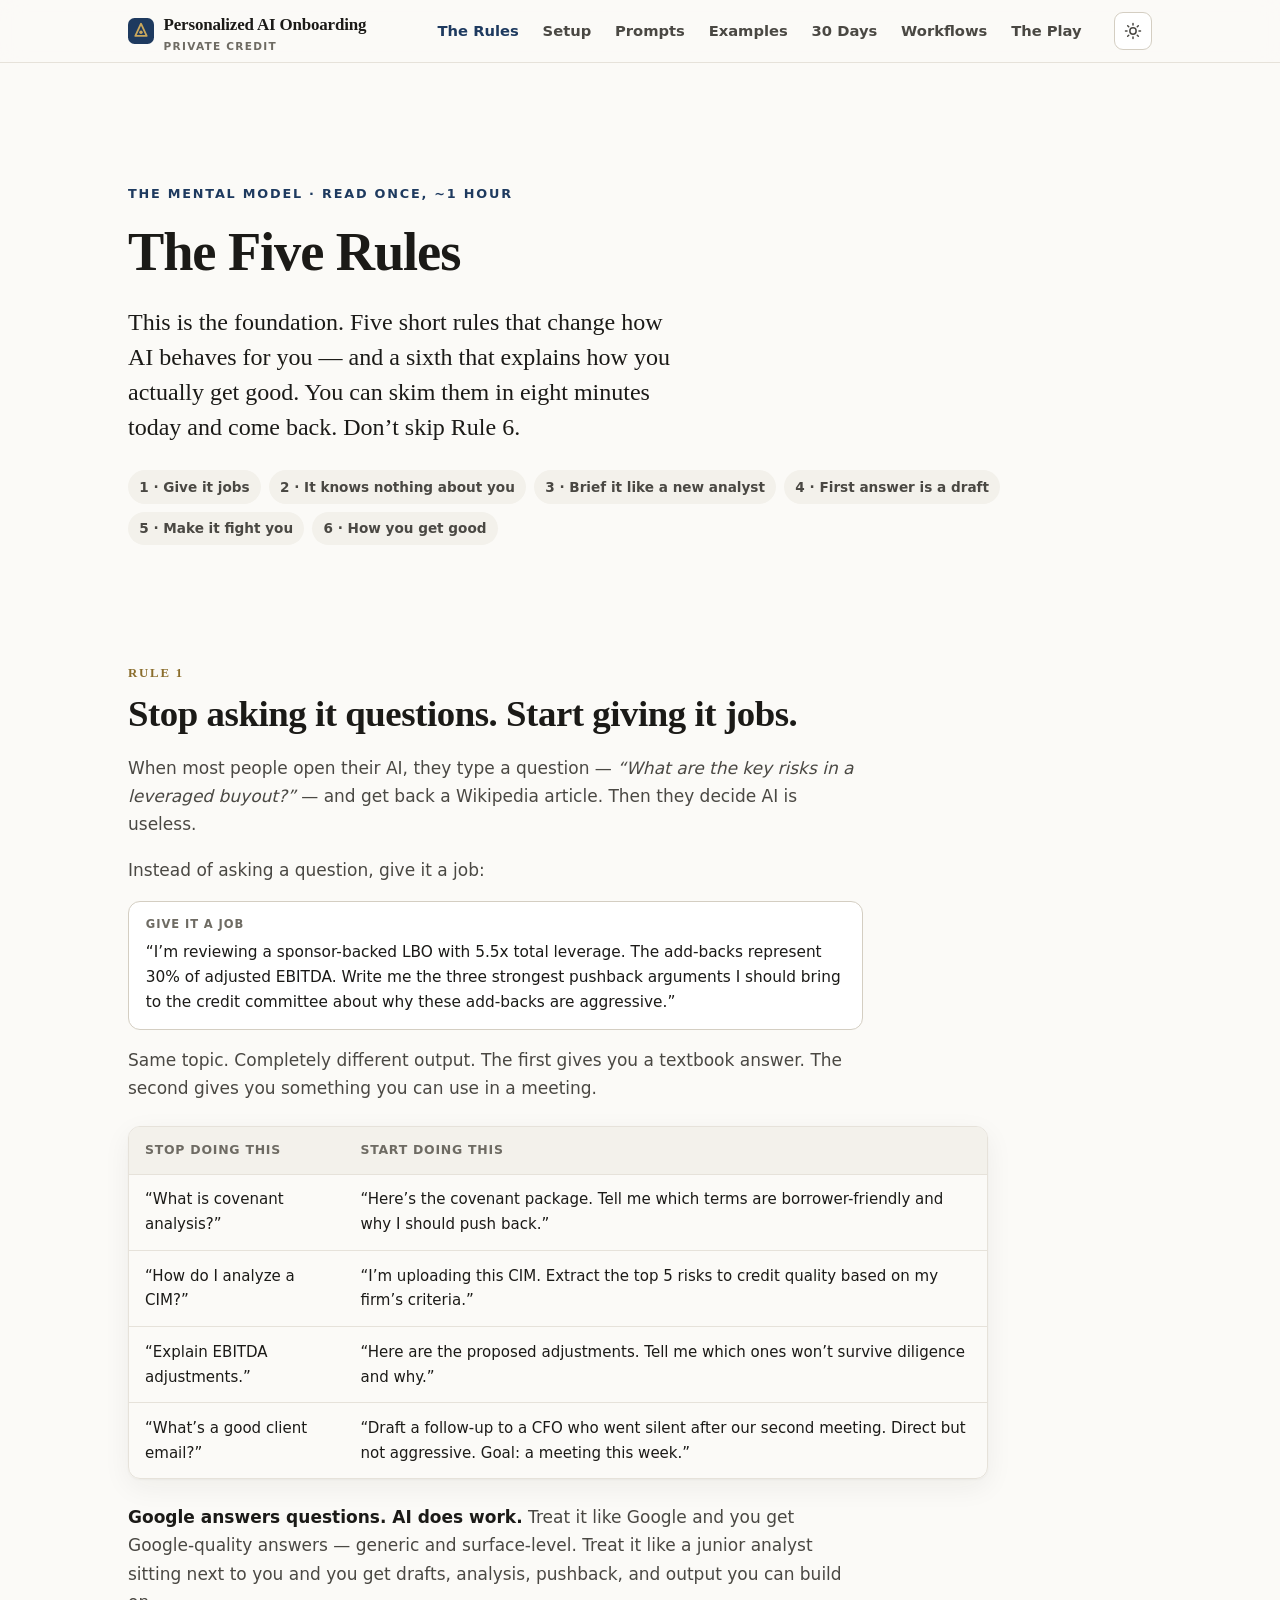
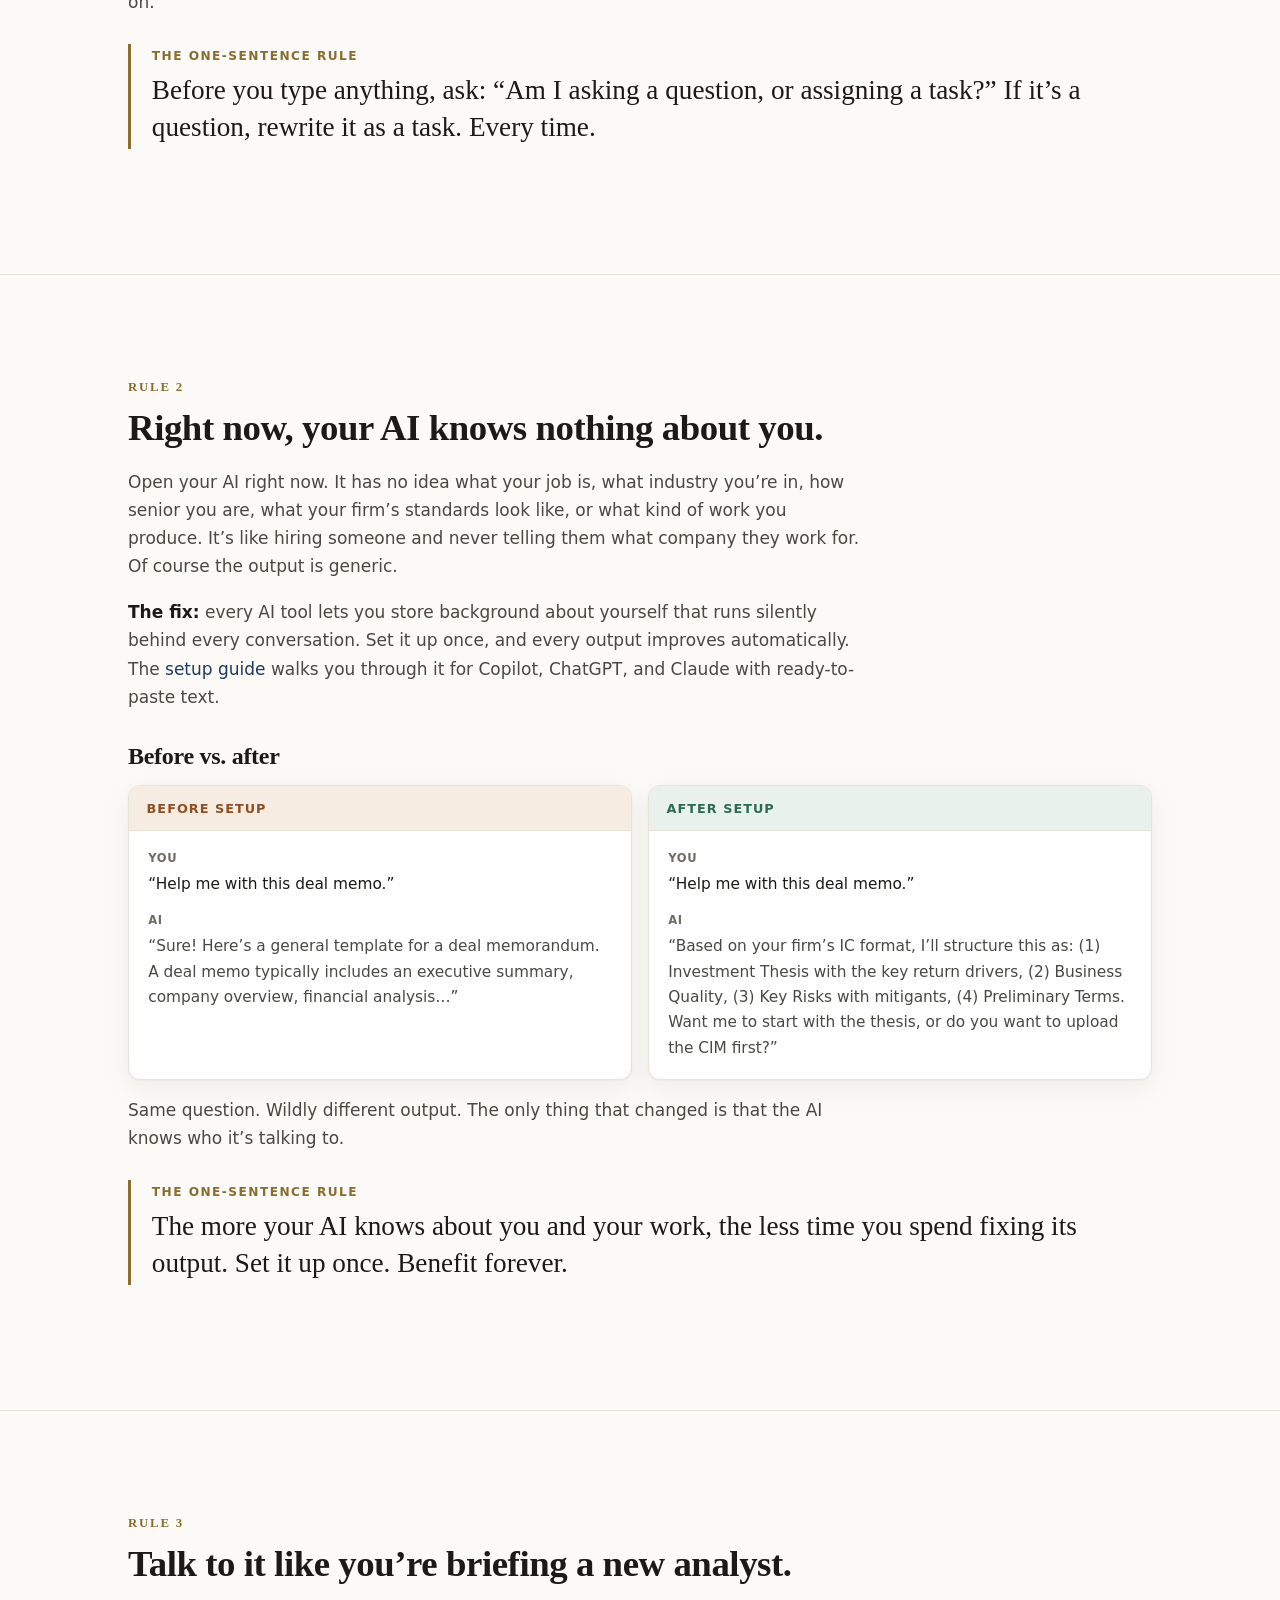
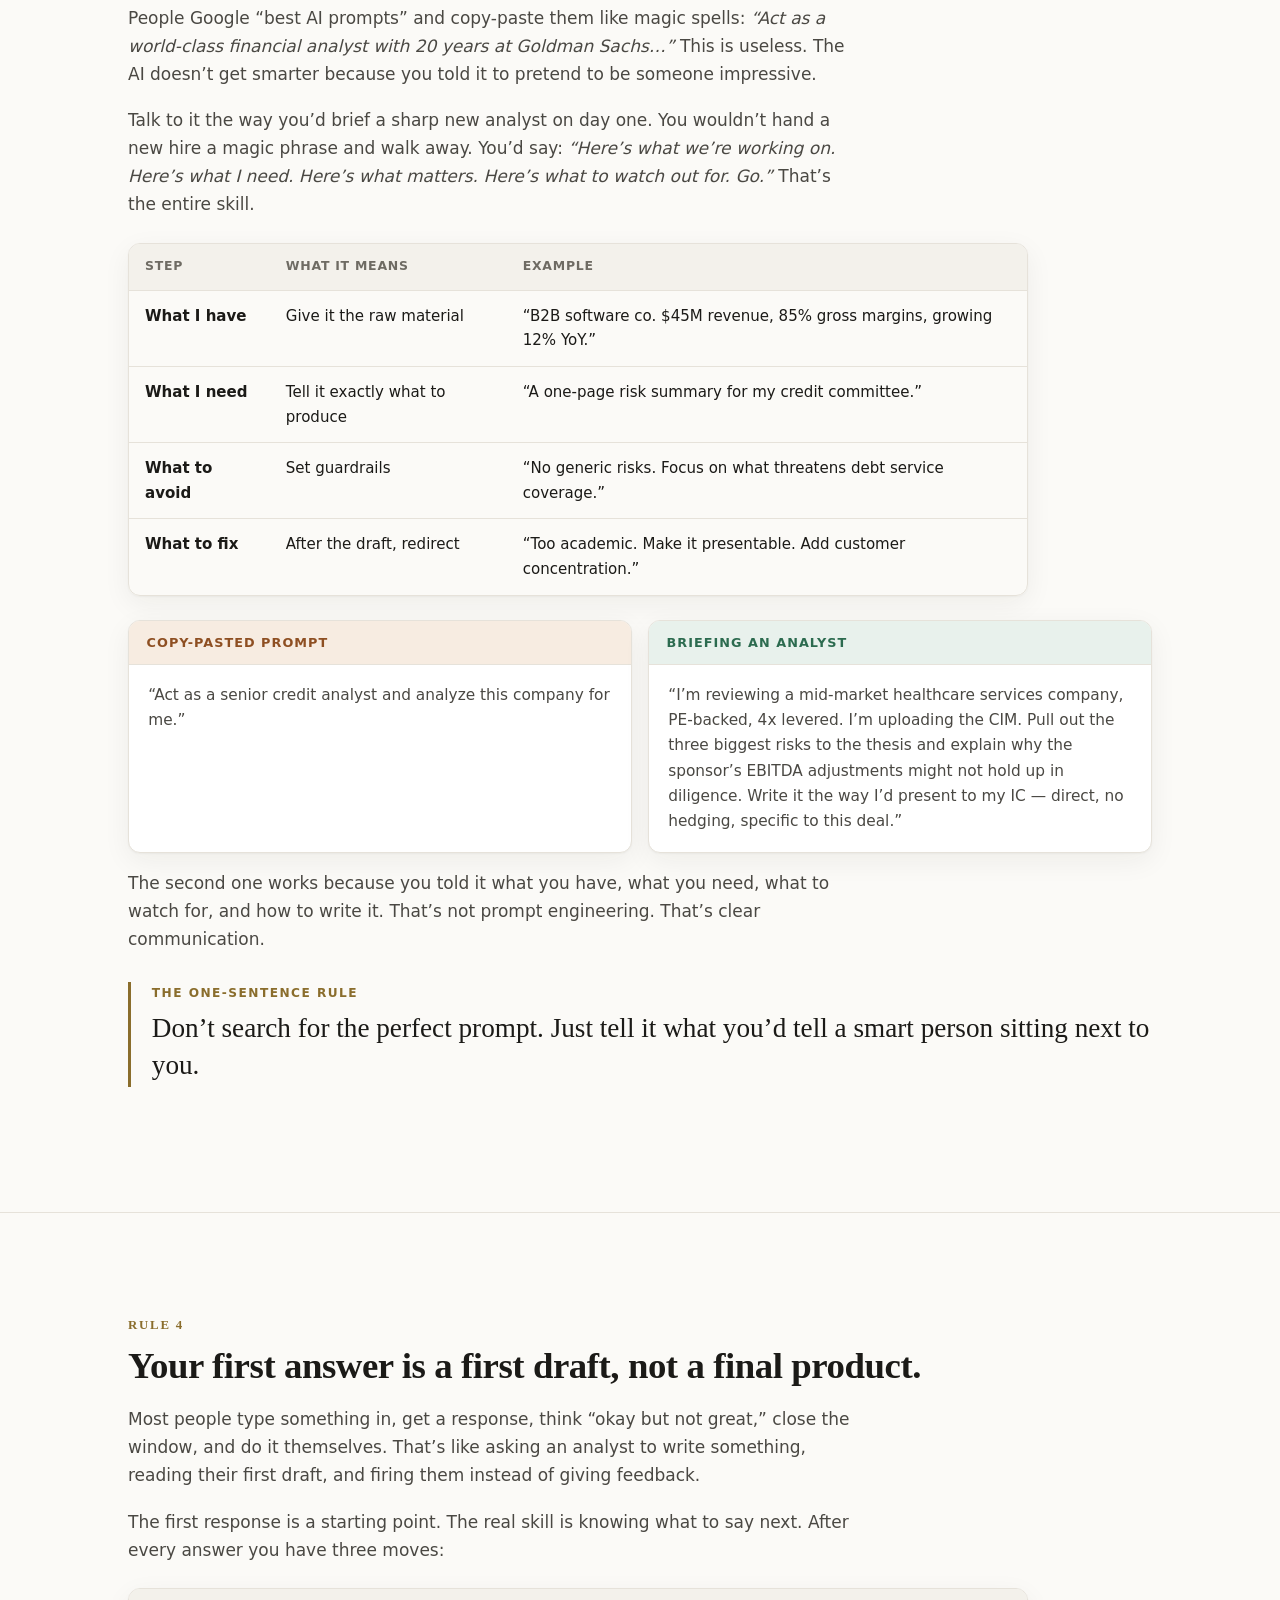
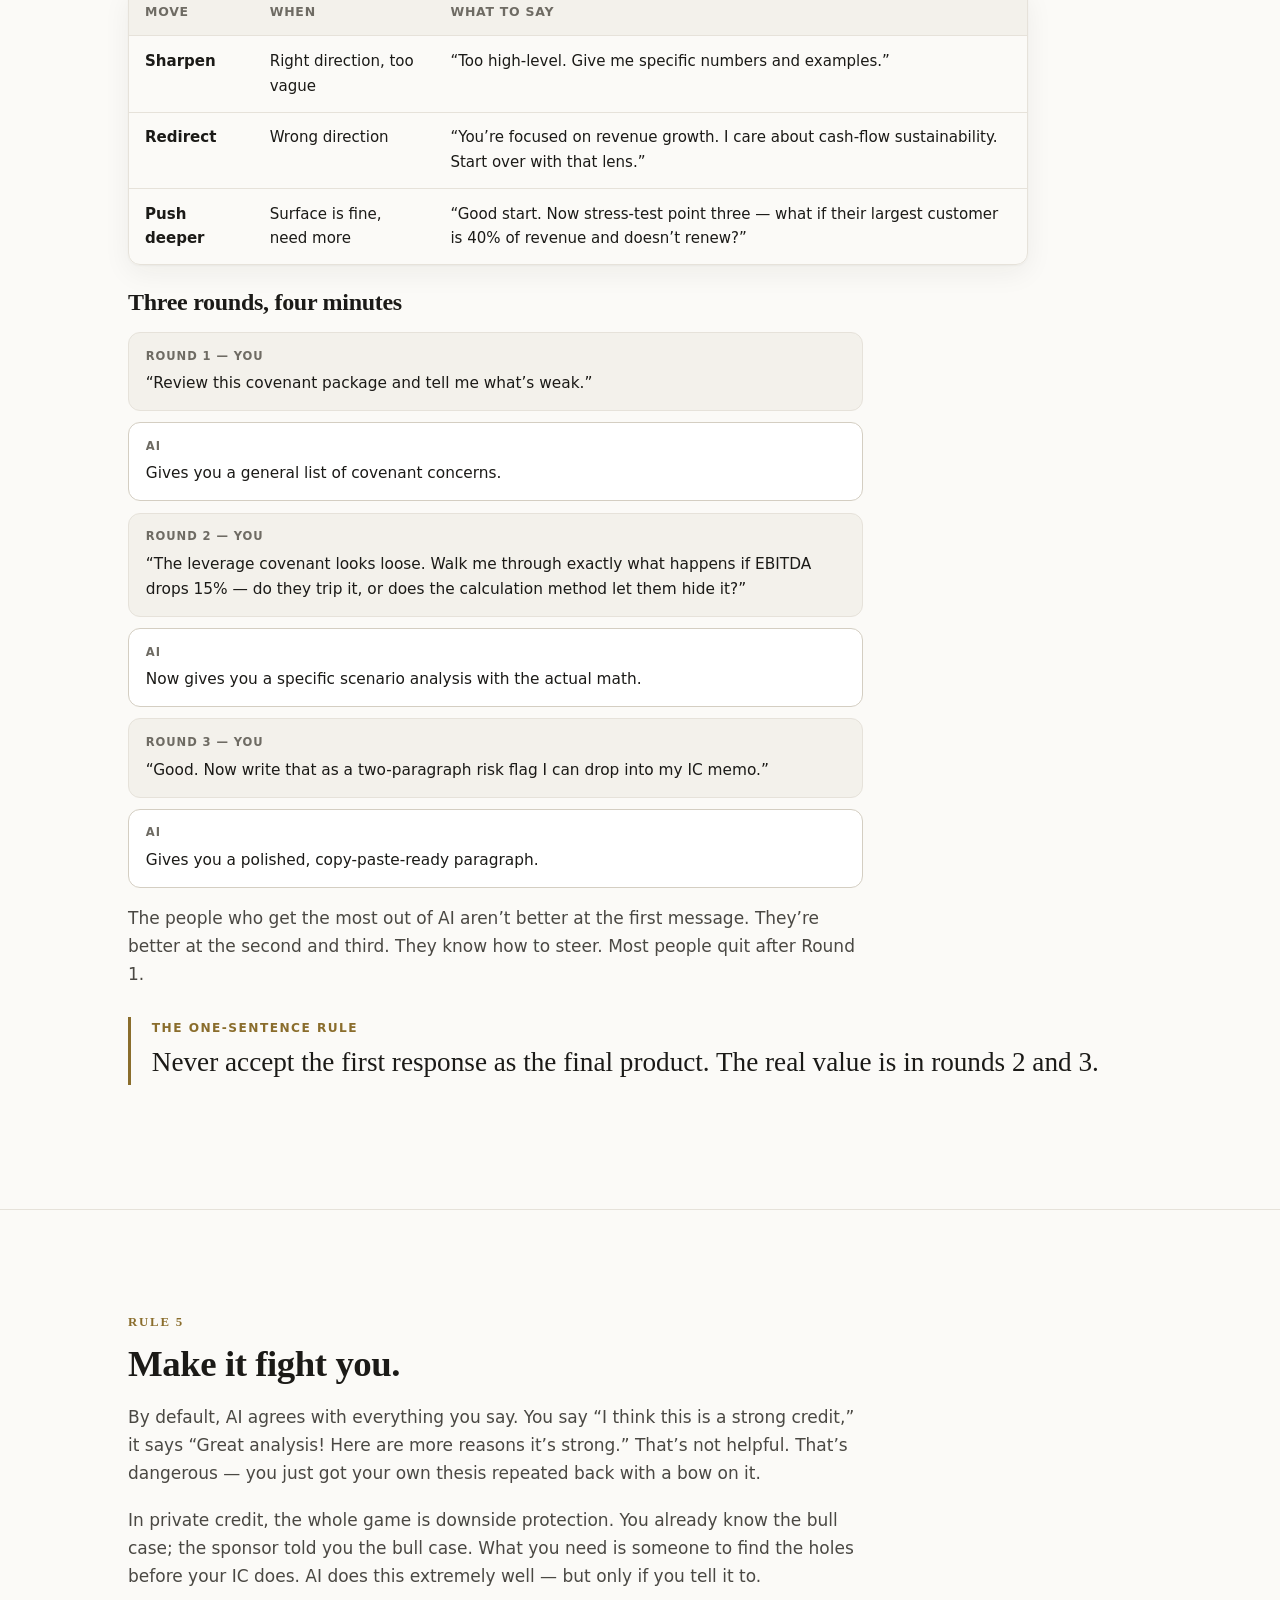
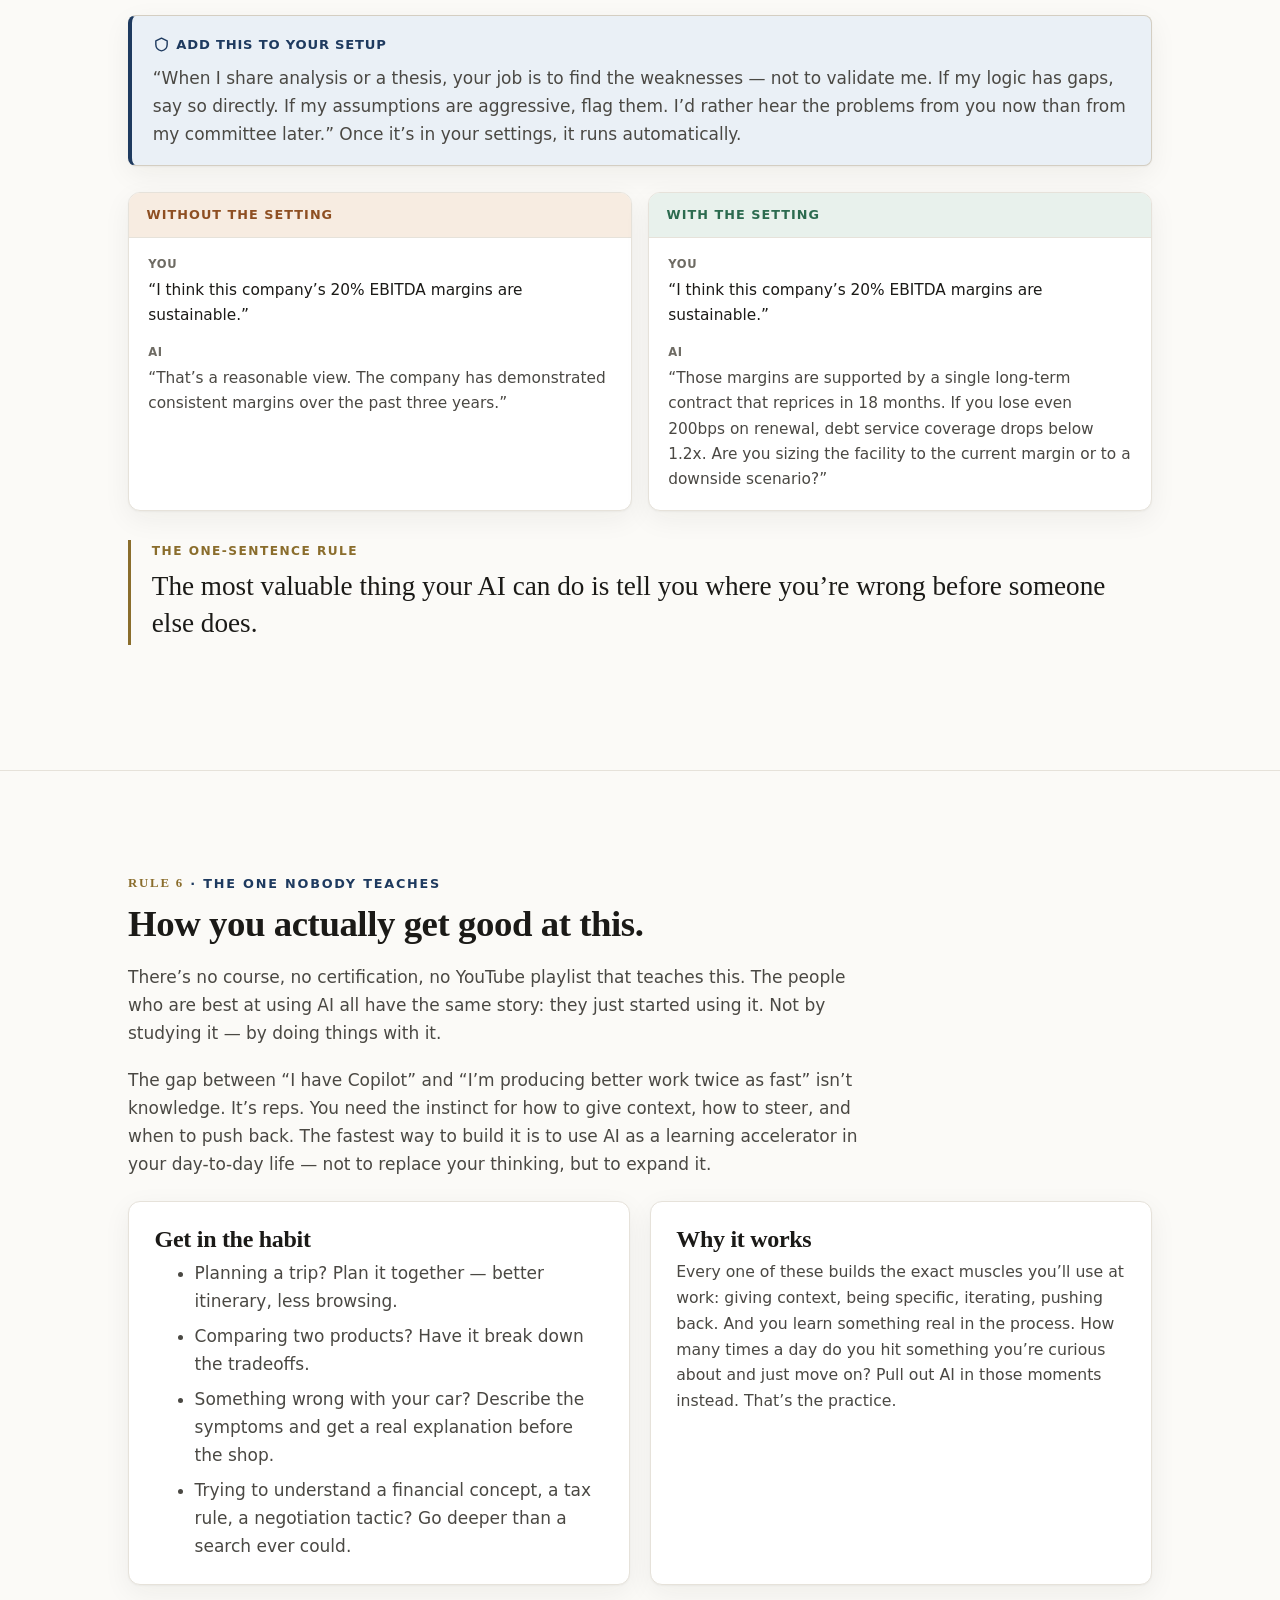
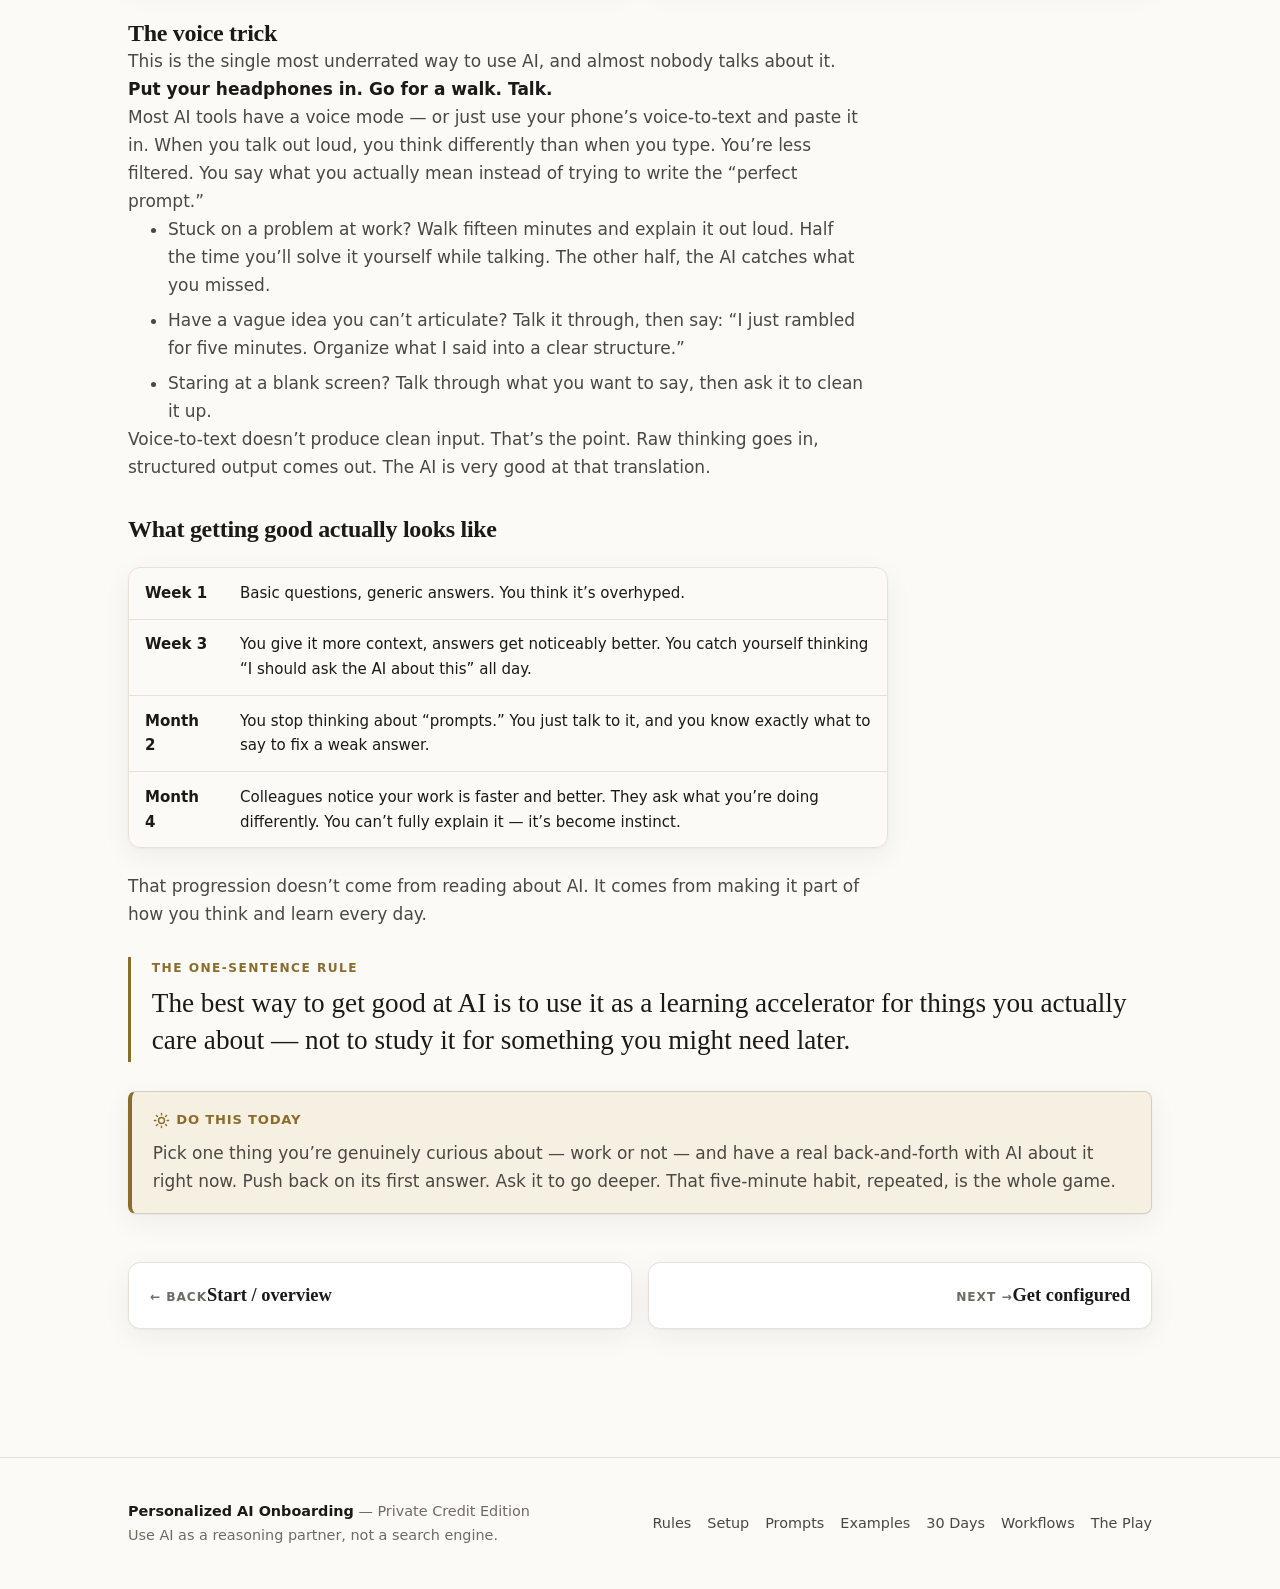
<file: docs/rules.html>
<!doctype html>
<html lang="en" data-theme="light">
<head>
<meta charset="utf-8">
<meta name="viewport" content="width=device-width, initial-scale=1">
<title>The Five Rules — Personalized AI Onboarding</title>
<meta name="description" content="The mental model for using AI as a reasoning partner in private credit: give it jobs, give it context, brief it like a new analyst, treat the first answer as a draft, and make it fight you. Plus how you actually get good.">
<meta name="color-scheme" content="light dark">
<link rel="icon" href="data:image/svg+xml,%3Csvg%20xmlns='http://www.w3.org/2000/svg'%20viewBox='0%200%2032%2032'%3E%3Crect%20width='32'%20height='32'%20rx='8'%20fill='%231E3A5F'/%3E%3Cpath%20d='M16%207%2023%2022%209%2022Z'%20fill='none'%20stroke='%23CBA85C'%20stroke-width='2.2'%20stroke-linejoin='round'/%3E%3Ccircle%20cx='16'%20cy='17.6'%20r='2.1'%20fill='%23CBA85C'/%3E%3C/svg%3E">
<link rel="stylesheet" href="assets/app.css">
<script>(function(){try{var t=localStorage.getItem('aios-theme');if(!t){t=matchMedia('(prefers-color-scheme: dark)').matches?'dark':'light';}document.documentElement.setAttribute('data-theme',t);}catch(e){}})();</script>
</head>
<body>
<div class="progressbar"></div>

<header class="nav">
  <div class="shell nav-inner">
    <a class="brand" href="index.html">
      <svg class="mark" viewBox="0 0 32 32" aria-hidden="true"><rect width="32" height="32" rx="8" fill="#1E3A5F"/><path d="M16 7 23 22 9 22Z" fill="none" stroke="#CBA85C" stroke-width="2.2" stroke-linejoin="round"/><circle cx="16" cy="17.6" r="2.1" fill="#CBA85C"/></svg>
      <span>Personalized AI Onboarding<small>Private Credit</small></span>
    </a>
    <nav class="nav-links" id="nav-links" aria-label="Primary">
      <a href="rules.html">The Rules</a>
      <a href="setup.html">Setup</a>
      <a href="prompts.html">Prompts</a>
      <a href="examples.html">Examples</a>
      <a href="drills.html">30 Days</a>
      <a href="workflows.html">Workflows</a>
      <a href="play.html">The Play</a>
    </nav>
    <div class="nav-tools">
      <button class="icon-btn theme-toggle" aria-label="Toggle dark mode" title="Toggle light / dark">
        <svg class="sun" viewBox="0 0 24 24" fill="none" stroke="currentColor" stroke-width="2" stroke-linecap="round"><circle cx="12" cy="12" r="4.2"/><path d="M12 2v2M12 20v2M2 12h2M20 12h2M4.9 4.9l1.4 1.4M17.7 17.7l1.4 1.4M19.1 4.9l-1.4 1.4M6.3 17.7l-1.4 1.4"/></svg>
        <svg class="moon" viewBox="0 0 24 24" fill="currentColor"><path d="M20 14.5A8.5 8.5 0 0 1 9.5 4 7 7 0 1 0 20 14.5z"/></svg>
      </button>
      <button class="icon-btn nav-burger" aria-label="Open menu" aria-controls="nav-links">
        <svg viewBox="0 0 24 24" fill="none" stroke="currentColor" stroke-width="2" stroke-linecap="round"><path d="M3 6h18M3 12h18M3 18h18"/></svg>
      </button>
    </div>
  </div>
</header>

<main>
  <section class="hero" style="padding-bottom:1rem">
    <div class="shell">
      <span class="eyebrow">The mental model · read once, ~1 hour</span>
      <h1>The Five Rules</h1>
      <p class="lead">This is the foundation. Five short rules that change how AI behaves for you — and a sixth that explains how you actually get good. You can skim them in eight minutes today and come back. Don’t skip Rule 6.</p>
      <nav class="subnav" aria-label="On this page">
        <a href="#r1">1 · Give it jobs</a>
        <a href="#r2">2 · It knows nothing about you</a>
        <a href="#r3">3 · Brief it like a new analyst</a>
        <a href="#r4">4 · First answer is a draft</a>
        <a href="#r5">5 · Make it fight you</a>
        <a href="#r6">6 · How you get good</a>
      </nav>
    </div>
  </section>

  <!-- RULE 1 -->
  <section class="section" id="r1">
    <div class="shell">
      <span class="eyebrow"><span class="kicker-num">Rule 1</span></span>
      <h2 style="margin-top:.5rem">Stop asking it questions. Start giving it jobs.</h2>
      <div class="prose stack" style="margin-top:1.2rem">
        <p>When most people open their AI, they type a question — <em>“What are the key risks in a leveraged buyout?”</em> — and get back a Wikipedia article. Then they decide AI is useless.</p>
        <p>Instead of asking a question, give it a job:</p>
      </div>
      <div class="chat" style="max-width:var(--measure); margin-top:1rem">
        <div class="bubble ai"><div class="who">Give it a job</div><p>“I’m reviewing a sponsor-backed LBO with 5.5x total leverage. The add-backs represent 30% of adjusted EBITDA. Write me the three strongest pushback arguments I should bring to the credit committee about why these add-backs are aggressive.”</p></div>
      </div>
      <p class="prose" style="margin-top:1rem">Same topic. Completely different output. The first gives you a textbook answer. The second gives you something you can use in a meeting.</p>

      <div class="table-wrap" style="max-width:860px">
        <table>
          <thead><tr><th>Stop doing this</th><th>Start doing this</th></tr></thead>
          <tbody>
            <tr><td>“What is covenant analysis?”</td><td>“Here’s the covenant package. Tell me which terms are borrower-friendly and why I should push back.”</td></tr>
            <tr><td>“How do I analyze a CIM?”</td><td>“I’m uploading this CIM. Extract the top 5 risks to credit quality based on my firm’s criteria.”</td></tr>
            <tr><td>“Explain EBITDA adjustments.”</td><td>“Here are the proposed adjustments. Tell me which ones won’t survive diligence and why.”</td></tr>
            <tr><td>“What’s a good client email?”</td><td>“Draft a follow-up to a CFO who went silent after our second meeting. Direct but not aggressive. Goal: a meeting this week.”</td></tr>
          </tbody>
        </table>
      </div>

      <p class="prose"><strong>Google answers questions. AI does work.</strong> Treat it like Google and you get Google-quality answers — generic and surface-level. Treat it like a junior analyst sitting next to you and you get drafts, analysis, pushback, and output you can build on.</p>

      <div class="rule-quote"><span class="lbl">The one-sentence rule</span>Before you type anything, ask: “Am I asking a question, or assigning a task?” If it’s a question, rewrite it as a task. Every time.</div>
    </div>
  </section>

  <!-- RULE 2 -->
  <section class="section" id="r2">
    <div class="shell">
      <span class="eyebrow"><span class="kicker-num">Rule 2</span></span>
      <h2 style="margin-top:.5rem">Right now, your AI knows nothing about you.</h2>
      <div class="prose stack" style="margin-top:1.2rem">
        <p>Open your AI right now. It has no idea what your job is, what industry you’re in, how senior you are, what your firm’s standards look like, or what kind of work you produce. It’s like hiring someone and never telling them what company they work for. Of course the output is generic.</p>
        <p><strong>The fix:</strong> every AI tool lets you store background about yourself that runs silently behind every conversation. Set it up once, and every output improves automatically. The <a href="setup.html">setup guide</a> walks you through it for Copilot, ChatGPT, and Claude with ready-to-paste text.</p>
      </div>

      <h3 class="prose" style="margin-top:2rem">Before vs. after</h3>
      <div class="ba" style="margin-top:1rem">
        <div class="ba-col before">
          <div class="ba-h">Before setup</div>
          <div class="ba-body">
            <div class="who">You</div><p>“Help me with this deal memo.”</p>
            <div class="who">AI</div><p class="ai-text">“Sure! Here’s a general template for a deal memorandum. A deal memo typically includes an executive summary, company overview, financial analysis…”</p>
          </div>
        </div>
        <div class="ba-col after">
          <div class="ba-h">After setup</div>
          <div class="ba-body">
            <div class="who">You</div><p>“Help me with this deal memo.”</p>
            <div class="who">AI</div><p class="ai-text">“Based on your firm’s IC format, I’ll structure this as: (1) Investment Thesis with the key return drivers, (2) Business Quality, (3) Key Risks with mitigants, (4) Preliminary Terms. Want me to start with the thesis, or do you want to upload the CIM first?”</p>
          </div>
        </div>
      </div>
      <p class="prose" style="margin-top:1rem">Same question. Wildly different output. The only thing that changed is that the AI knows who it’s talking to.</p>

      <div class="rule-quote"><span class="lbl">The one-sentence rule</span>The more your AI knows about you and your work, the less time you spend fixing its output. Set it up once. Benefit forever.</div>
    </div>
  </section>

  <!-- RULE 3 -->
  <section class="section" id="r3">
    <div class="shell">
      <span class="eyebrow"><span class="kicker-num">Rule 3</span></span>
      <h2 style="margin-top:.5rem">Talk to it like you’re briefing a new analyst.</h2>
      <div class="prose stack" style="margin-top:1.2rem">
        <p>People Google “best AI prompts” and copy-paste them like magic spells: <em>“Act as a world-class financial analyst with 20 years at Goldman Sachs…”</em> This is useless. The AI doesn’t get smarter because you told it to pretend to be someone impressive.</p>
        <p>Talk to it the way you’d brief a sharp new analyst on day one. You wouldn’t hand a new hire a magic phrase and walk away. You’d say: <em>“Here’s what we’re working on. Here’s what I need. Here’s what matters. Here’s what to watch out for. Go.”</em> That’s the entire skill.</p>
      </div>

      <div class="table-wrap" style="max-width:900px">
        <table>
          <thead><tr><th>Step</th><th>What it means</th><th>Example</th></tr></thead>
          <tbody>
            <tr><td><strong>What I have</strong></td><td>Give it the raw material</td><td>“B2B software co. $45M revenue, 85% gross margins, growing 12% YoY.”</td></tr>
            <tr><td><strong>What I need</strong></td><td>Tell it exactly what to produce</td><td>“A one-page risk summary for my credit committee.”</td></tr>
            <tr><td><strong>What to avoid</strong></td><td>Set guardrails</td><td>“No generic risks. Focus on what threatens debt service coverage.”</td></tr>
            <tr><td><strong>What to fix</strong></td><td>After the draft, redirect</td><td>“Too academic. Make it presentable. Add customer concentration.”</td></tr>
          </tbody>
        </table>
      </div>

      <div class="ba">
        <div class="ba-col before"><div class="ba-h">Copy-pasted prompt</div><div class="ba-body"><p class="ai-text">“Act as a senior credit analyst and analyze this company for me.”</p></div></div>
        <div class="ba-col after"><div class="ba-h">Briefing an analyst</div><div class="ba-body"><p class="ai-text">“I’m reviewing a mid-market healthcare services company, PE-backed, 4x levered. I’m uploading the CIM. Pull out the three biggest risks to the thesis and explain why the sponsor’s EBITDA adjustments might not hold up in diligence. Write it the way I’d present to my IC — direct, no hedging, specific to this deal.”</p></div></div>
      </div>
      <p class="prose" style="margin-top:1rem">The second one works because you told it what you have, what you need, what to watch for, and how to write it. That’s not prompt engineering. That’s clear communication.</p>

      <div class="rule-quote"><span class="lbl">The one-sentence rule</span>Don’t search for the perfect prompt. Just tell it what you’d tell a smart person sitting next to you.</div>
    </div>
  </section>

  <!-- RULE 4 -->
  <section class="section" id="r4">
    <div class="shell">
      <span class="eyebrow"><span class="kicker-num">Rule 4</span></span>
      <h2 style="margin-top:.5rem">Your first answer is a first draft, not a final product.</h2>
      <div class="prose stack" style="margin-top:1.2rem">
        <p>Most people type something in, get a response, think “okay but not great,” close the window, and do it themselves. That’s like asking an analyst to write something, reading their first draft, and firing them instead of giving feedback.</p>
        <p>The first response is a starting point. The real skill is knowing what to say next. After every answer you have three moves:</p>
      </div>

      <div class="table-wrap" style="max-width:900px">
        <table>
          <thead><tr><th>Move</th><th>When</th><th>What to say</th></tr></thead>
          <tbody>
            <tr><td><strong>Sharpen</strong></td><td>Right direction, too vague</td><td>“Too high-level. Give me specific numbers and examples.”</td></tr>
            <tr><td><strong>Redirect</strong></td><td>Wrong direction</td><td>“You’re focused on revenue growth. I care about cash-flow sustainability. Start over with that lens.”</td></tr>
            <tr><td><strong>Push deeper</strong></td><td>Surface is fine, need more</td><td>“Good start. Now stress-test point three — what if their largest customer is 40% of revenue and doesn’t renew?”</td></tr>
          </tbody>
        </table>
      </div>

      <h3 class="prose">Three rounds, four minutes</h3>
      <div class="chat" style="max-width:var(--measure); margin-top:1rem">
        <div class="bubble you"><div class="who">Round 1 — You</div><p>“Review this covenant package and tell me what’s weak.”</p></div>
        <div class="bubble ai"><div class="who">AI</div><p>Gives you a general list of covenant concerns.</p></div>
        <div class="bubble you"><div class="who">Round 2 — You</div><p>“The leverage covenant looks loose. Walk me through exactly what happens if EBITDA drops 15% — do they trip it, or does the calculation method let them hide it?”</p></div>
        <div class="bubble ai"><div class="who">AI</div><p>Now gives you a specific scenario analysis with the actual math.</p></div>
        <div class="bubble you"><div class="who">Round 3 — You</div><p>“Good. Now write that as a two-paragraph risk flag I can drop into my IC memo.”</p></div>
        <div class="bubble ai"><div class="who">AI</div><p>Gives you a polished, copy-paste-ready paragraph.</p></div>
      </div>
      <p class="prose" style="margin-top:1rem">The people who get the most out of AI aren’t better at the first message. They’re better at the second and third. They know how to steer. Most people quit after Round 1.</p>

      <div class="rule-quote"><span class="lbl">The one-sentence rule</span>Never accept the first response as the final product. The real value is in rounds 2 and 3.</div>
    </div>
  </section>

  <!-- RULE 5 -->
  <section class="section" id="r5">
    <div class="shell">
      <span class="eyebrow"><span class="kicker-num">Rule 5</span></span>
      <h2 style="margin-top:.5rem">Make it fight you.</h2>
      <div class="prose stack" style="margin-top:1.2rem">
        <p>By default, AI agrees with everything you say. You say “I think this is a strong credit,” it says “Great analysis! Here are more reasons it’s strong.” That’s not helpful. That’s dangerous — you just got your own thesis repeated back with a bow on it.</p>
        <p>In private credit, the whole game is downside protection. You already know the bull case; the sponsor told you the bull case. What you need is someone to find the holes before your IC does. AI does this extremely well — but only if you tell it to.</p>
      </div>

      <div class="callout key">
        <div class="callout-h"><svg viewBox="0 0 24 24" fill="none" stroke="currentColor" stroke-width="2" stroke-linecap="round" stroke-linejoin="round"><path d="M12 3l8 4v5c0 5-3.5 8-8 9-4.5-1-8-4-8-9V7z"/></svg>Add this to your setup</div>
        <p>“When I share analysis or a thesis, your job is to find the weaknesses — not to validate me. If my logic has gaps, say so directly. If my assumptions are aggressive, flag them. I’d rather hear the problems from you now than from my committee later.” Once it’s in your settings, it runs automatically.</p>
      </div>

      <div class="ba">
        <div class="ba-col before"><div class="ba-h">Without the setting</div><div class="ba-body"><div class="who">You</div><p>“I think this company’s 20% EBITDA margins are sustainable.”</p><div class="who">AI</div><p class="ai-text">“That’s a reasonable view. The company has demonstrated consistent margins over the past three years.”</p></div></div>
        <div class="ba-col after"><div class="ba-h">With the setting</div><div class="ba-body"><div class="who">You</div><p>“I think this company’s 20% EBITDA margins are sustainable.”</p><div class="who">AI</div><p class="ai-text">“Those margins are supported by a single long-term contract that reprices in 18 months. If you lose even 200bps on renewal, debt service coverage drops below 1.2x. Are you sizing the facility to the current margin or to a downside scenario?”</p></div></div>
      </div>

      <div class="rule-quote"><span class="lbl">The one-sentence rule</span>The most valuable thing your AI can do is tell you where you’re wrong before someone else does.</div>
    </div>
  </section>

  <!-- RULE 6 -->
  <section class="section" id="r6">
    <div class="shell">
      <span class="eyebrow"><span class="kicker-num">Rule 6</span> · the one nobody teaches</span>
      <h2 style="margin-top:.5rem">How you actually get good at this.</h2>
      <div class="prose stack" style="margin-top:1.2rem">
        <p>There’s no course, no certification, no YouTube playlist that teaches this. The people who are best at using AI all have the same story: they just started using it. Not by studying it — by doing things with it.</p>
        <p>The gap between “I have Copilot” and “I’m producing better work twice as fast” isn’t knowledge. It’s reps. You need the instinct for how to give context, how to steer, and when to push back. The fastest way to build it is to use AI as a learning accelerator in your day-to-day life — not to replace your thinking, but to expand it.</p>
      </div>

      <div class="grid grid-2" style="margin-top:1.4rem">
        <div class="card"><h3>Get in the habit</h3><ul class="prose"><li>Planning a trip? Plan it together — better itinerary, less browsing.</li><li>Comparing two products? Have it break down the tradeoffs.</li><li>Something wrong with your car? Describe the symptoms and get a real explanation before the shop.</li><li>Trying to understand a financial concept, a tax rule, a negotiation tactic? Go deeper than a search ever could.</li></ul></div>
        <div class="card"><h3>Why it works</h3><p>Every one of these builds the exact muscles you’ll use at work: giving context, being specific, iterating, pushing back. And you learn something real in the process. How many times a day do you hit something you’re curious about and just move on? Pull out AI in those moments instead. That’s the practice.</p></div>
      </div>

      <h3 class="prose" style="margin-top:2.2rem">The voice trick</h3>
      <p class="prose">This is the single most underrated way to use AI, and almost nobody talks about it. <strong>Put your headphones in. Go for a walk. Talk.</strong></p>
      <p class="prose">Most AI tools have a voice mode — or just use your phone’s voice-to-text and paste it in. When you talk out loud, you think differently than when you type. You’re less filtered. You say what you actually mean instead of trying to write the “perfect prompt.”</p>
      <ul class="prose">
        <li>Stuck on a problem at work? Walk fifteen minutes and explain it out loud. Half the time you’ll solve it yourself while talking. The other half, the AI catches what you missed.</li>
        <li>Have a vague idea you can’t articulate? Talk it through, then say: “I just rambled for five minutes. Organize what I said into a clear structure.”</li>
        <li>Staring at a blank screen? Talk through what you want to say, then ask it to clean it up.</li>
      </ul>
      <p class="prose">Voice-to-text doesn’t produce clean input. That’s the point. Raw thinking goes in, structured output comes out. The AI is very good at that translation.</p>

      <h3 class="prose" style="margin-top:2.2rem">What getting good actually looks like</h3>
      <div class="table-wrap" style="max-width:760px">
        <table>
          <tbody>
            <tr><td><strong>Week 1</strong></td><td>Basic questions, generic answers. You think it’s overhyped.</td></tr>
            <tr><td><strong>Week 3</strong></td><td>You give it more context, answers get noticeably better. You catch yourself thinking “I should ask the AI about this” all day.</td></tr>
            <tr><td><strong>Month 2</strong></td><td>You stop thinking about “prompts.” You just talk to it, and you know exactly what to say to fix a weak answer.</td></tr>
            <tr><td><strong>Month 4</strong></td><td>Colleagues notice your work is faster and better. They ask what you’re doing differently. You can’t fully explain it — it’s become instinct.</td></tr>
          </tbody>
        </table>
      </div>
      <p class="prose">That progression doesn’t come from reading about AI. It comes from making it part of how you think and learn every day.</p>

      <div class="rule-quote"><span class="lbl">The one-sentence rule</span>The best way to get good at AI is to use it as a learning accelerator for things you actually care about — not to study it for something you might need later.</div>

      <div class="callout today">
        <div class="callout-h"><svg viewBox="0 0 24 24" fill="none" stroke="currentColor" stroke-width="2" stroke-linecap="round"><circle cx="12" cy="12" r="4.2"/><path d="M12 2v2M12 20v2M2 12h2M20 12h2M4.9 4.9l1.4 1.4M17.7 17.7l1.4 1.4M19.1 4.9l-1.4 1.4M6.3 17.7l-1.4 1.4"/></svg>Do this today</div>
        <p>Pick one thing you’re genuinely curious about — work or not — and have a real back-and-forth with AI about it right now. Push back on its first answer. Ask it to go deeper. That five-minute habit, repeated, is the whole game.</p>
      </div>

      <div class="pager">
        <a href="index.html"><span class="dir">← Back</span><span class="ttl">Start / overview</span></a>
        <a class="next" href="setup.html"><span class="dir">Next →</span><span class="ttl">Get configured</span></a>
      </div>
    </div>
  </section>
</main>

<footer class="footer">
  <div class="shell footer-inner">
    <div><strong style="color:var(--ink)">Personalized AI Onboarding</strong> — Private Credit Edition<br><span class="muted">Use AI as a reasoning partner, not a search engine.</span></div>
    <nav class="footer-links" aria-label="Footer">
      <a href="rules.html">Rules</a><a href="setup.html">Setup</a><a href="prompts.html">Prompts</a><a href="examples.html">Examples</a><a href="drills.html">30 Days</a><a href="workflows.html">Workflows</a><a href="play.html">The Play</a>
    </nav>
  </div>
</footer>

<script src="assets/app.js"></script>
</body>
</html>
</file>
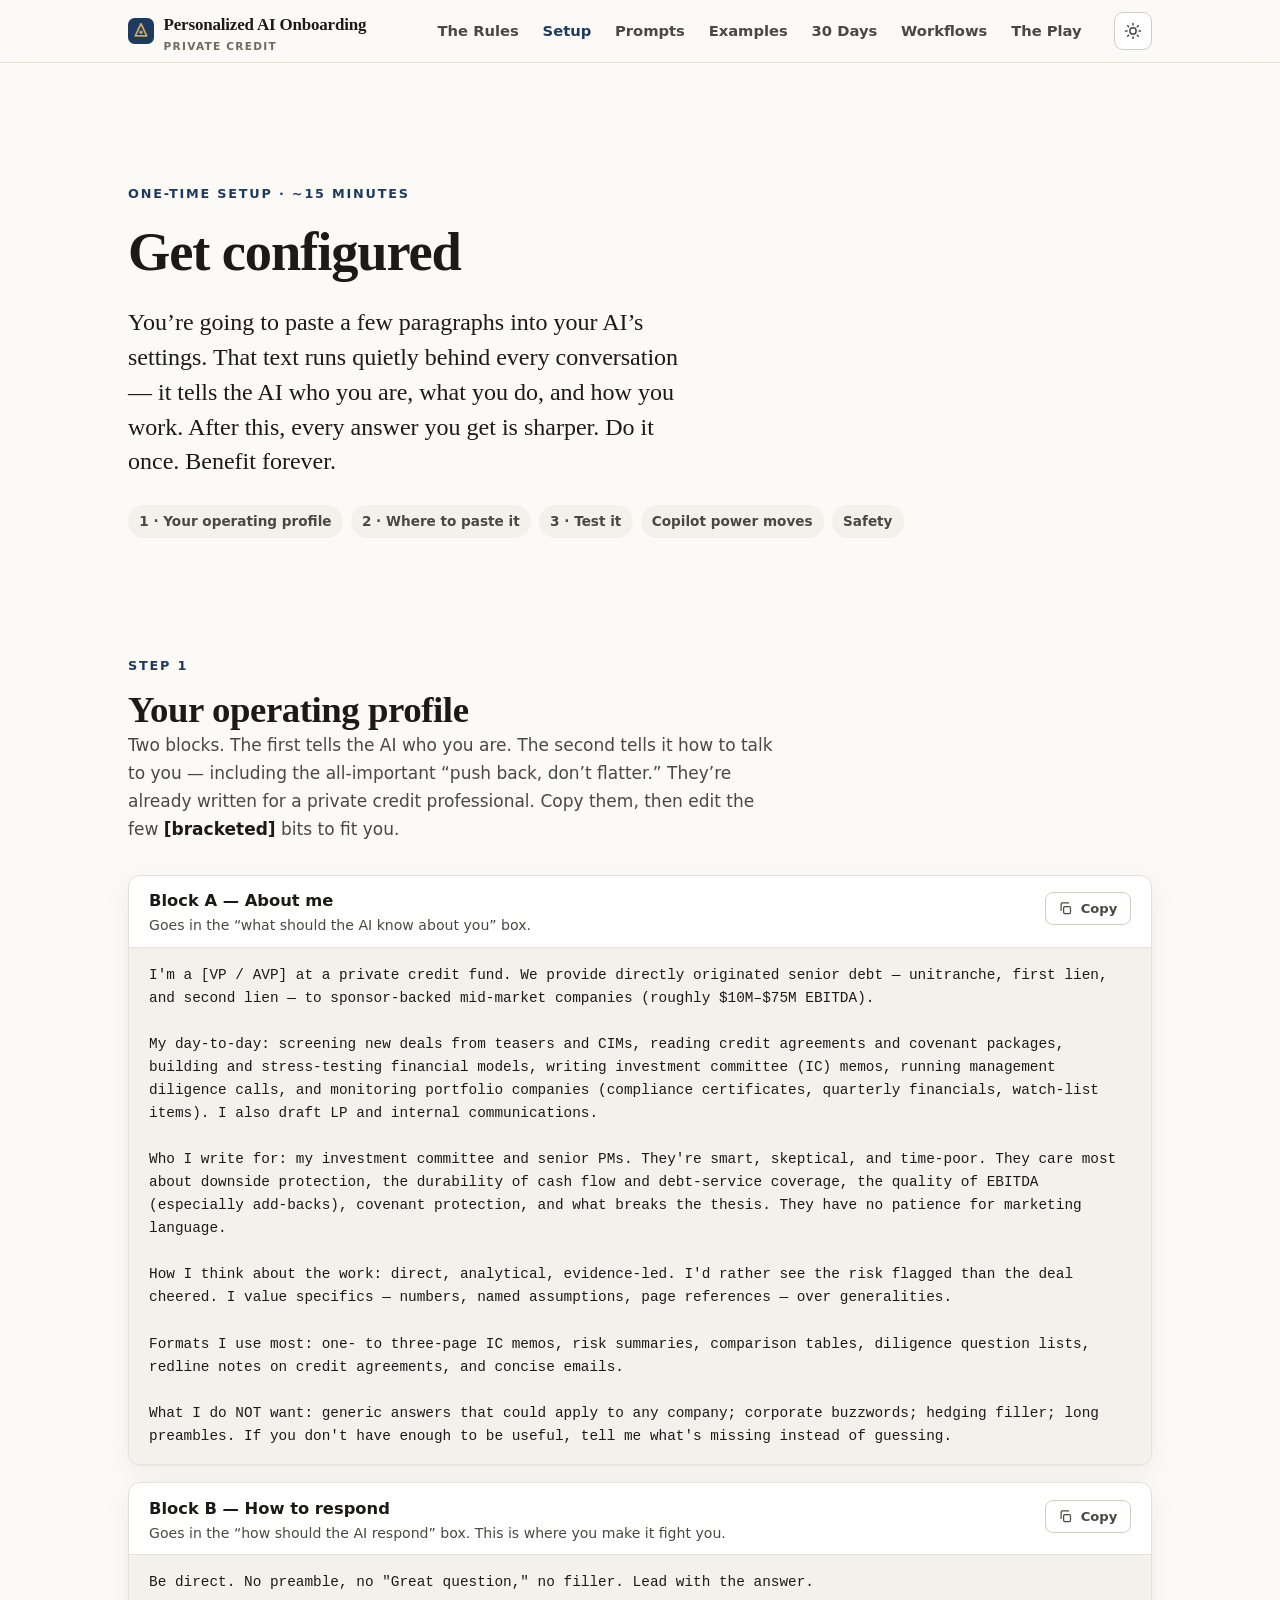
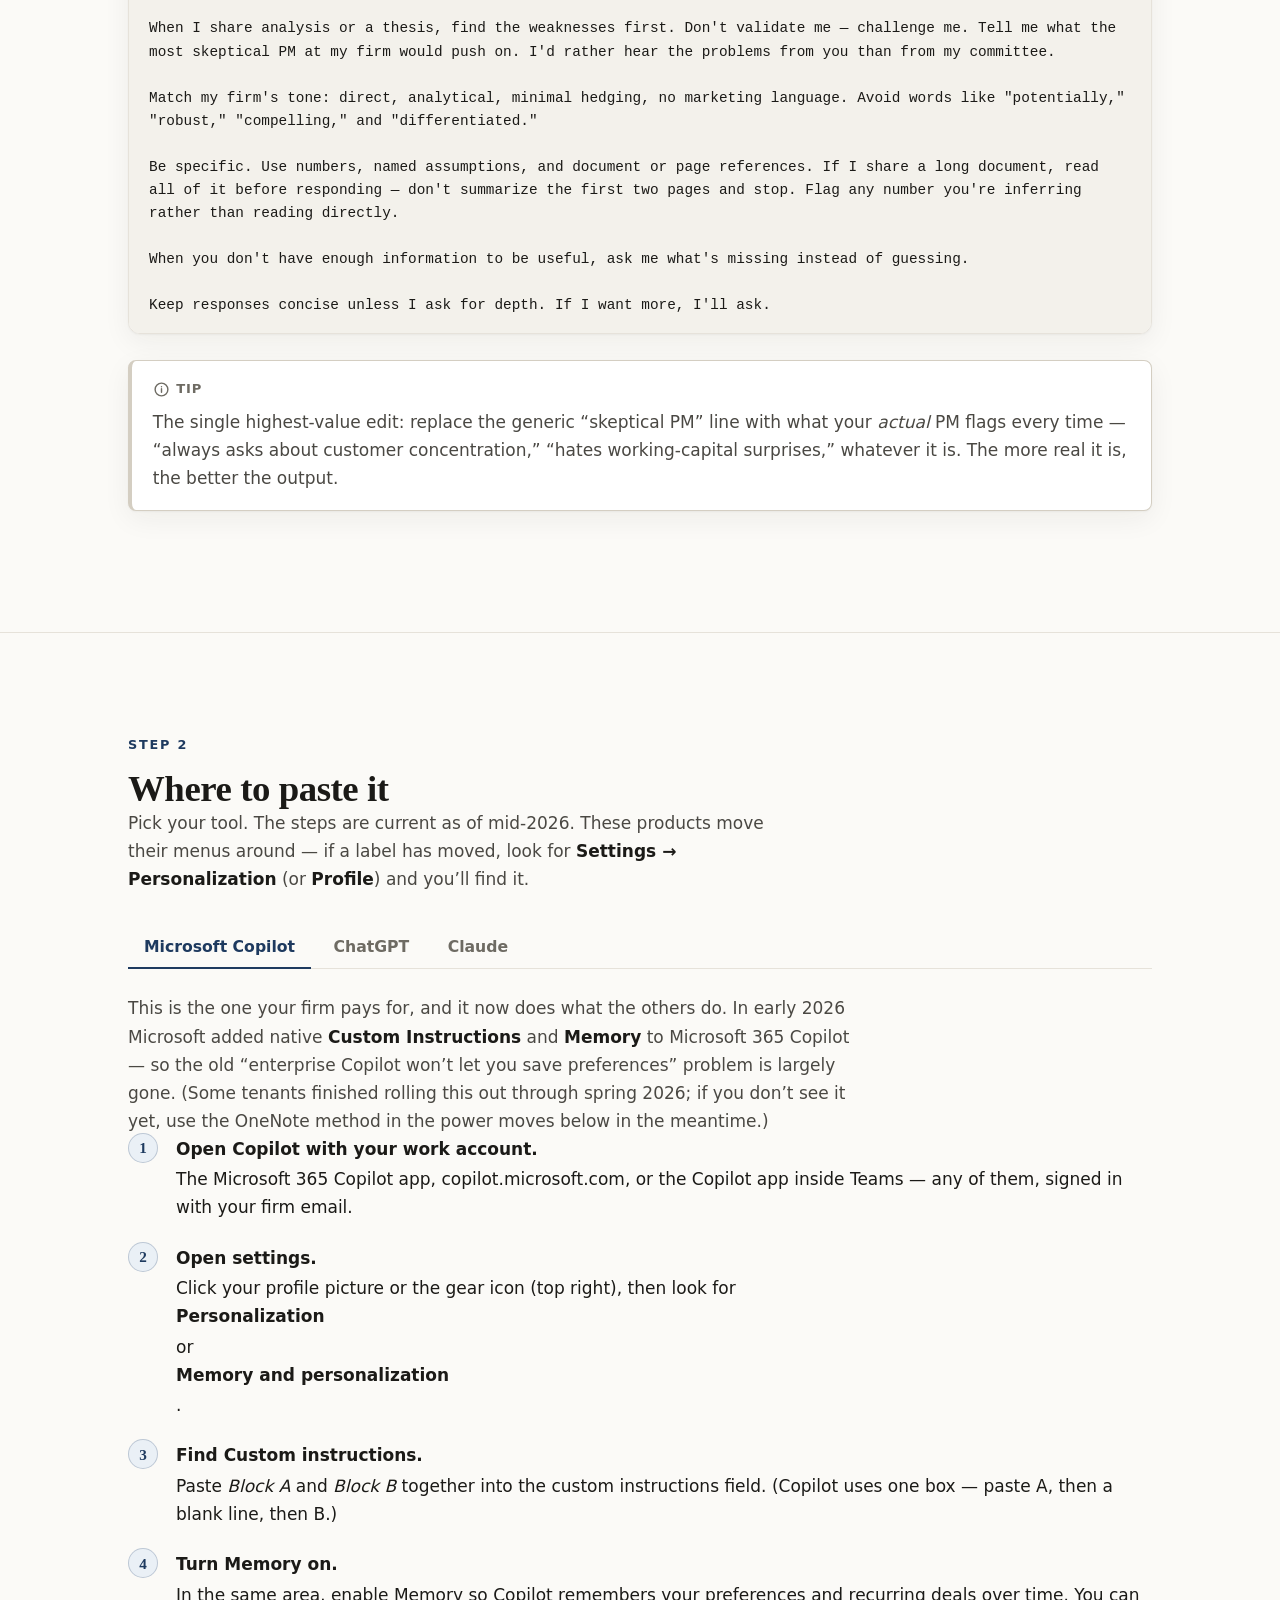
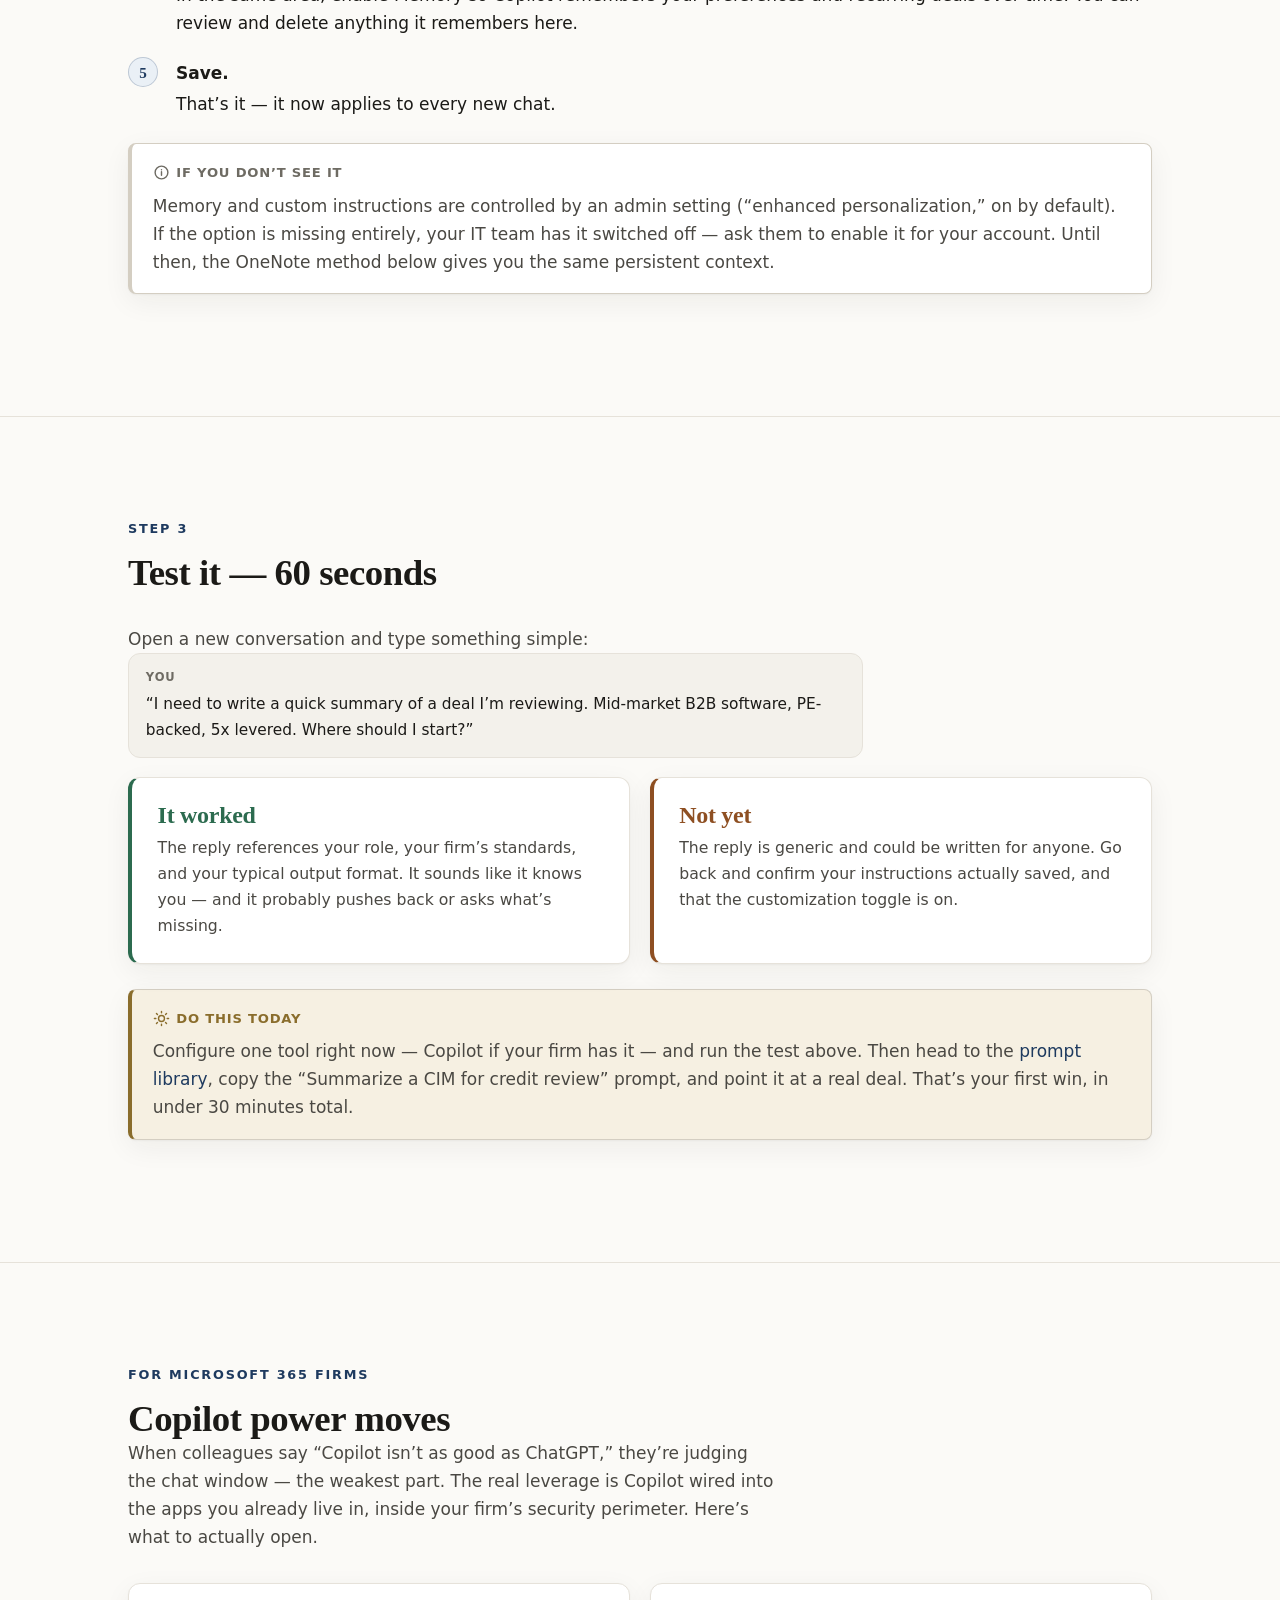
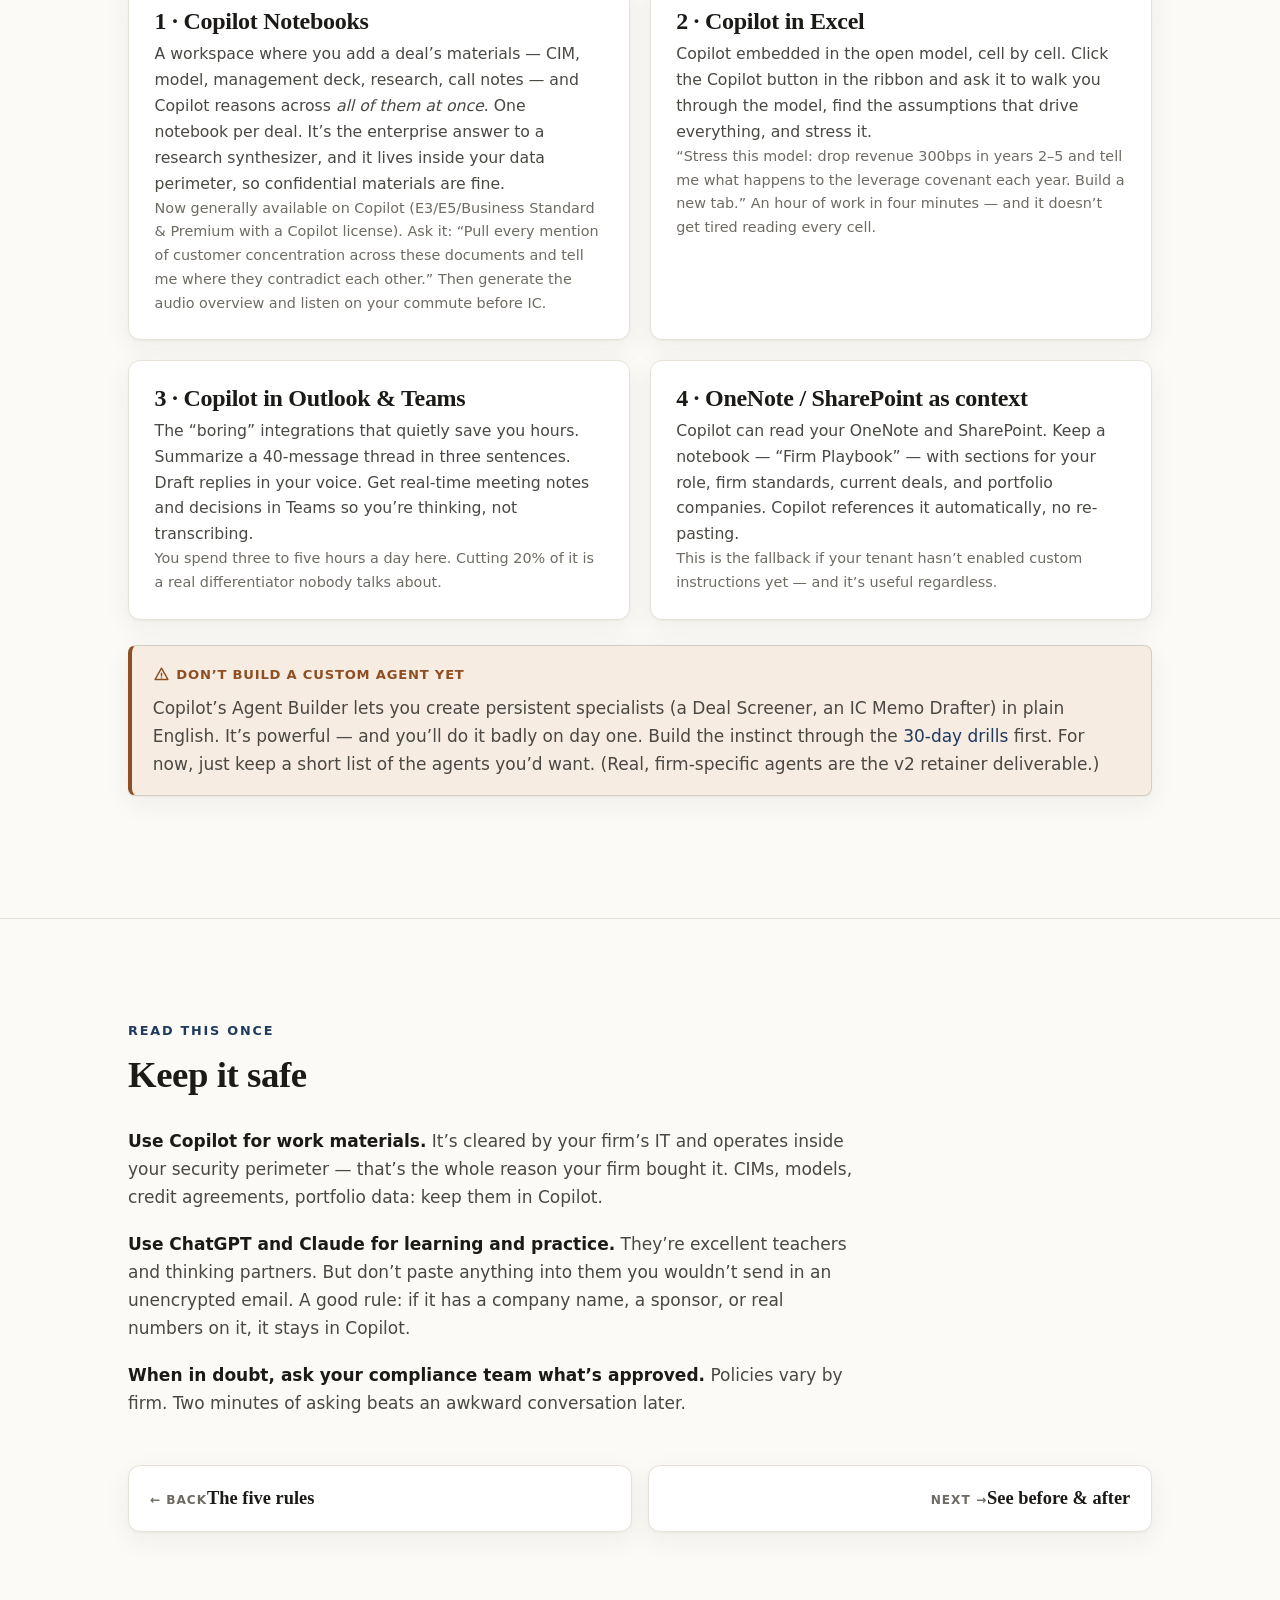
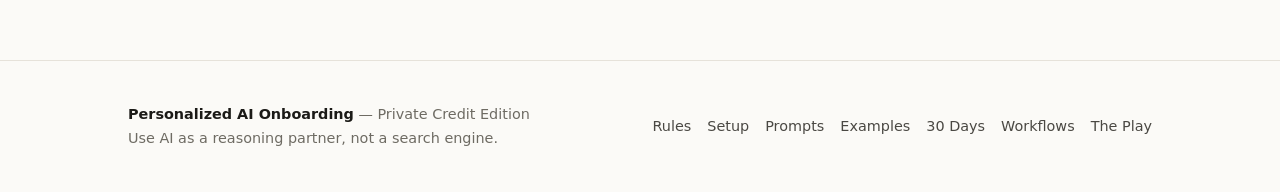
<file: docs/setup.html>
<!doctype html>
<html lang="en" data-theme="light">
<head>
<meta charset="utf-8">
<meta name="viewport" content="width=device-width, initial-scale=1">
<title>Get Configured — Personalized AI Onboarding</title>
<meta name="description" content="Exact, current steps to configure Microsoft Copilot, ChatGPT, and Claude for private credit work — custom instructions, memory, and Copilot power moves. Includes a ready-to-paste operating profile.">
<meta name="color-scheme" content="light dark">
<link rel="icon" href="data:image/svg+xml,%3Csvg%20xmlns='http://www.w3.org/2000/svg'%20viewBox='0%200%2032%2032'%3E%3Crect%20width='32'%20height='32'%20rx='8'%20fill='%231E3A5F'/%3E%3Cpath%20d='M16%207%2023%2022%209%2022Z'%20fill='none'%20stroke='%23CBA85C'%20stroke-width='2.2'%20stroke-linejoin='round'/%3E%3Ccircle%20cx='16'%20cy='17.6'%20r='2.1'%20fill='%23CBA85C'/%3E%3C/svg%3E">
<link rel="stylesheet" href="assets/app.css">
<script>(function(){try{var t=localStorage.getItem('aios-theme');if(!t){t=matchMedia('(prefers-color-scheme: dark)').matches?'dark':'light';}document.documentElement.setAttribute('data-theme',t);}catch(e){}})();</script>
</head>
<body>
<div class="progressbar"></div>

<header class="nav">
  <div class="shell nav-inner">
    <a class="brand" href="index.html">
      <svg class="mark" viewBox="0 0 32 32" aria-hidden="true"><rect width="32" height="32" rx="8" fill="#1E3A5F"/><path d="M16 7 23 22 9 22Z" fill="none" stroke="#CBA85C" stroke-width="2.2" stroke-linejoin="round"/><circle cx="16" cy="17.6" r="2.1" fill="#CBA85C"/></svg>
      <span>Personalized AI Onboarding<small>Private Credit</small></span>
    </a>
    <nav class="nav-links" id="nav-links" aria-label="Primary">
      <a href="rules.html">The Rules</a>
      <a href="setup.html">Setup</a>
      <a href="prompts.html">Prompts</a>
      <a href="examples.html">Examples</a>
      <a href="drills.html">30 Days</a>
      <a href="workflows.html">Workflows</a>
      <a href="play.html">The Play</a>
    </nav>
    <div class="nav-tools">
      <button class="icon-btn theme-toggle" aria-label="Toggle dark mode" title="Toggle light / dark">
        <svg class="sun" viewBox="0 0 24 24" fill="none" stroke="currentColor" stroke-width="2" stroke-linecap="round"><circle cx="12" cy="12" r="4.2"/><path d="M12 2v2M12 20v2M2 12h2M20 12h2M4.9 4.9l1.4 1.4M17.7 17.7l1.4 1.4M19.1 4.9l-1.4 1.4M6.3 17.7l-1.4 1.4"/></svg>
        <svg class="moon" viewBox="0 0 24 24" fill="currentColor"><path d="M20 14.5A8.5 8.5 0 0 1 9.5 4 7 7 0 1 0 20 14.5z"/></svg>
      </button>
      <button class="icon-btn nav-burger" aria-label="Open menu" aria-controls="nav-links">
        <svg viewBox="0 0 24 24" fill="none" stroke="currentColor" stroke-width="2" stroke-linecap="round"><path d="M3 6h18M3 12h18M3 18h18"/></svg>
      </button>
    </div>
  </div>
</header>

<main>
  <section class="hero" style="padding-bottom:1rem">
    <div class="shell">
      <span class="eyebrow">One-time setup · ~15 minutes</span>
      <h1>Get configured</h1>
      <p class="lead">You’re going to paste a few paragraphs into your AI’s settings. That text runs quietly behind every conversation — it tells the AI who you are, what you do, and how you work. After this, every answer you get is sharper. Do it once. Benefit forever.</p>
      <nav class="subnav" aria-label="On this page">
        <a href="#profile">1 · Your operating profile</a>
        <a href="#install">2 · Where to paste it</a>
        <a href="#test">3 · Test it</a>
        <a href="#copilot">Copilot power moves</a>
        <a href="#safety">Safety</a>
      </nav>
    </div>
  </section>

  <!-- PROFILE -->
  <section class="section" id="profile">
    <div class="shell">
      <div class="section-head">
        <span class="eyebrow">Step 1</span>
        <h2>Your operating profile</h2>
        <p>Two blocks. The first tells the AI who you are. The second tells it how to talk to you — including the all-important “push back, don’t flatter.” They’re already written for a private credit professional. Copy them, then edit the few <strong>[bracketed]</strong> bits to fit you.</p>
      </div>

      <div class="prompt-card">
        <div class="prompt-head">
          <div class="pt"><h3>Block A — About me</h3><p>Goes in the “what should the AI know about you” box.</p></div>
          <button class="copy-btn" aria-label="Copy block A"><svg class="ic-copy" viewBox="0 0 24 24" fill="none" stroke="currentColor" stroke-width="2" stroke-linecap="round" stroke-linejoin="round"><rect x="9" y="9" width="11" height="11" rx="2"/><path d="M5 15V5a2 2 0 0 1 2-2h10"/></svg><svg class="ic-check" viewBox="0 0 24 24" fill="none" stroke="currentColor" stroke-width="2.6" stroke-linecap="round" stroke-linejoin="round"><path d="M5 12l5 5 9-10"/></svg><span class="copy-label">Copy</span></button>
        </div>
        <div class="prompt-body">I'm a [VP / AVP] at a private credit fund. We provide directly originated senior debt — unitranche, first lien, and second lien — to sponsor-backed mid-market companies (roughly $10M–$75M EBITDA).

My day-to-day: screening new deals from teasers and CIMs, reading credit agreements and covenant packages, building and stress-testing financial models, writing investment committee (IC) memos, running management diligence calls, and monitoring portfolio companies (compliance certificates, quarterly financials, watch-list items). I also draft LP and internal communications.

Who I write for: my investment committee and senior PMs. They're smart, skeptical, and time-poor. They care most about downside protection, the durability of cash flow and debt-service coverage, the quality of EBITDA (especially add-backs), covenant protection, and what breaks the thesis. They have no patience for marketing language.

How I think about the work: direct, analytical, evidence-led. I'd rather see the risk flagged than the deal cheered. I value specifics — numbers, named assumptions, page references — over generalities.

Formats I use most: one- to three-page IC memos, risk summaries, comparison tables, diligence question lists, redline notes on credit agreements, and concise emails.

What I do NOT want: generic answers that could apply to any company; corporate buzzwords; hedging filler; long preambles. If you don't have enough to be useful, tell me what's missing instead of guessing.</div>
      </div>

      <div class="prompt-card">
        <div class="prompt-head">
          <div class="pt"><h3>Block B — How to respond</h3><p>Goes in the “how should the AI respond” box. This is where you make it fight you.</p></div>
          <button class="copy-btn" aria-label="Copy block B"><svg class="ic-copy" viewBox="0 0 24 24" fill="none" stroke="currentColor" stroke-width="2" stroke-linecap="round" stroke-linejoin="round"><rect x="9" y="9" width="11" height="11" rx="2"/><path d="M5 15V5a2 2 0 0 1 2-2h10"/></svg><svg class="ic-check" viewBox="0 0 24 24" fill="none" stroke="currentColor" stroke-width="2.6" stroke-linecap="round" stroke-linejoin="round"><path d="M5 12l5 5 9-10"/></svg><span class="copy-label">Copy</span></button>
        </div>
        <div class="prompt-body">Be direct. No preamble, no "Great question," no filler. Lead with the answer.

When I share analysis or a thesis, find the weaknesses first. Don't validate me — challenge me. Tell me what the most skeptical PM at my firm would push on. I'd rather hear the problems from you than from my committee.

Match my firm's tone: direct, analytical, minimal hedging, no marketing language. Avoid words like "potentially," "robust," "compelling," and "differentiated."

Be specific. Use numbers, named assumptions, and document or page references. If I share a long document, read all of it before responding — don't summarize the first two pages and stop. Flag any number you're inferring rather than reading directly.

When you don't have enough information to be useful, ask me what's missing instead of guessing.

Keep responses concise unless I ask for depth. If I want more, I'll ask.</div>
      </div>

      <div class="callout note">
        <div class="callout-h"><svg viewBox="0 0 24 24" fill="none" stroke="currentColor" stroke-width="2" stroke-linecap="round" stroke-linejoin="round"><circle cx="12" cy="12" r="9"/><path d="M12 11v5M12 8h.01"/></svg>Tip</div>
        <p>The single highest-value edit: replace the generic “skeptical PM” line with what your <em>actual</em> PM flags every time — “always asks about customer concentration,” “hates working-capital surprises,” whatever it is. The more real it is, the better the output.</p>
      </div>
    </div>
  </section>

  <!-- INSTALL -->
  <section class="section" id="install">
    <div class="shell">
      <div class="section-head">
        <span class="eyebrow">Step 2</span>
        <h2>Where to paste it</h2>
        <p>Pick your tool. The steps are current as of mid-2026. These products move their menus around — if a label has moved, look for <strong>Settings → Personalization</strong> (or <strong>Profile</strong>) and you’ll find it.</p>
      </div>

      <div class="tabs" data-tabs="setup-tool">
        <div class="tablist" role="tablist" aria-label="Choose your tool">
          <button class="tab-btn" role="tab" data-tab="copilot" id="tab-copilot">Microsoft Copilot</button>
          <button class="tab-btn" role="tab" data-tab="chatgpt" id="tab-chatgpt">ChatGPT</button>
          <button class="tab-btn" role="tab" data-tab="claude" id="tab-claude">Claude</button>
        </div>

        <!-- COPILOT -->
        <div class="tab-panel" role="tabpanel" data-panel="copilot" aria-labelledby="tab-copilot">
          <p class="prose">This is the one your firm pays for, and it now does what the others do. In early 2026 Microsoft added native <strong>Custom Instructions</strong> and <strong>Memory</strong> to Microsoft 365 Copilot — so the old “enterprise Copilot won’t let you save preferences” problem is largely gone. (Some tenants finished rolling this out through spring 2026; if you don’t see it yet, use the OneNote method in the power moves below in the meantime.)</p>
          <ol class="steps">
            <li><strong>Open Copilot with your work account.</strong> The Microsoft 365 Copilot app, <span class="nowrap">copilot.microsoft.com</span>, or the Copilot app inside Teams — any of them, signed in with your firm email.</li>
            <li><strong>Open settings.</strong> Click your profile picture or the gear icon (top right), then look for <strong>Personalization</strong> or <strong>Memory and personalization</strong>.</li>
            <li><strong>Find Custom instructions.</strong> Paste <em>Block A</em> and <em>Block B</em> together into the custom instructions field. (Copilot uses one box — paste A, then a blank line, then B.)</li>
            <li><strong>Turn Memory on.</strong> In the same area, enable Memory so Copilot remembers your preferences and recurring deals over time. You can review and delete anything it remembers here.</li>
            <li><strong>Save.</strong> That’s it — it now applies to every new chat.</li>
          </ol>
          <div class="callout note"><div class="callout-h"><svg viewBox="0 0 24 24" fill="none" stroke="currentColor" stroke-width="2" stroke-linecap="round" stroke-linejoin="round"><circle cx="12" cy="12" r="9"/><path d="M12 11v5M12 8h.01"/></svg>If you don’t see it</div><p>Memory and custom instructions are controlled by an admin setting (“enhanced personalization,” on by default). If the option is missing entirely, your IT team has it switched off — ask them to enable it for your account. Until then, the OneNote method below gives you the same persistent context.</p></div>
        </div>

        <!-- CHATGPT -->
        <div class="tab-panel" role="tabpanel" data-panel="chatgpt" aria-labelledby="tab-chatgpt" hidden>
          <p class="prose">Use ChatGPT for personal learning and practice (not for confidential firm materials — see <a href="#safety">Safety</a>). Setup takes two minutes.</p>
          <ol class="steps">
            <li><strong>Open Settings.</strong> Click your name or initials (bottom-left on the web app), then <strong>Settings</strong>.</li>
            <li><strong>Go to Personalization → Custom Instructions.</strong> Make sure the toggle is on.</li>
            <li><strong>Fill the two boxes.</strong> Paste <em>Block A</em> into “What would you like ChatGPT to know about you?” and <em>Block B</em> into “How would you like ChatGPT to respond?” Each box holds up to ~1,500 characters; the blocks fit comfortably.</li>
            <li><strong>Turn on Memory.</strong> Still under <strong>Personalization → Memory</strong>, enable “Reference saved memories” so it builds on what you tell it over time. Use a <em>Temporary Chat</em> for anything you don’t want remembered.</li>
            <li><strong>Save.</strong> Settings apply immediately, even to open conversations.</li>
          </ol>
          <div class="callout note"><div class="callout-h"><svg viewBox="0 0 24 24" fill="none" stroke="currentColor" stroke-width="2" stroke-linecap="round" stroke-linejoin="round"><circle cx="12" cy="12" r="9"/><path d="M12 11v5M12 8h.01"/></svg>Optional</div><p>ChatGPT also has personality presets (Default, Professional, Efficient, Candid…). “Professional” or “Candid” pairs well with your profile, but the custom instructions matter far more.</p></div>
        </div>

        <!-- CLAUDE -->
        <div class="tab-panel" role="tabpanel" data-panel="claude" aria-labelledby="tab-claude" hidden>
          <p class="prose">Claude is excellent at long documents and careful reasoning — good for personal practice and learning. Same caution on confidential materials applies (see <a href="#safety">Safety</a>).</p>
          <ol class="steps">
            <li><strong>Open Settings.</strong> Click your initials (bottom-left), then <strong>Settings</strong>.</li>
            <li><strong>Go to Profile.</strong> Find the field labelled something like “What personal preferences should Claude consider in its responses?”</li>
            <li><strong>Paste both blocks.</strong> Put <em>Block A</em> and <em>Block B</em> together in that field. Keep the total tight (aim under ~500 words) — every line loads with every message, so trim anything that doesn’t apply to you.</li>
            <li><strong>Save.</strong> It now applies to every conversation.</li>
          </ol>
          <div class="callout key"><div class="callout-h"><svg viewBox="0 0 24 24" fill="none" stroke="currentColor" stroke-width="2" stroke-linecap="round" stroke-linejoin="round"><path d="M3 7l9-4 9 4-9 4z"/><path d="M3 7v6l9 4 9-4V7"/></svg>Go further: Projects</div><p>For a specific deal or sector, create a <strong>Project</strong> (left sidebar → Projects → New project). Give it its own instructions and upload the relevant documents to its knowledge. Every chat inside that project inherits the context — it’s the closest thing Claude has to a Copilot Notebook. Free accounts get up to five.</p></div>
        </div>
      </div>
    </div>
  </section>

  <!-- TEST -->
  <section class="section" id="test">
    <div class="shell">
      <div class="section-head">
        <span class="eyebrow">Step 3</span>
        <h2>Test it — 60 seconds</h2>
      </div>
      <p class="prose">Open a new conversation and type something simple:</p>
      <div class="chat" style="max-width:var(--measure)">
        <div class="bubble you"><div class="who">You</div><p>“I need to write a quick summary of a deal I’m reviewing. Mid-market B2B software, PE-backed, 5x levered. Where should I start?”</p></div>
      </div>
      <div class="grid grid-2" style="margin-top:1.2rem">
        <div class="card" style="border-left:4px solid var(--good)"><h3 style="color:var(--good)">It worked</h3><p>The reply references your role, your firm’s standards, and your typical output format. It sounds like it knows you — and it probably pushes back or asks what’s missing.</p></div>
        <div class="card" style="border-left:4px solid var(--warn)"><h3 style="color:var(--warn)">Not yet</h3><p>The reply is generic and could be written for anyone. Go back and confirm your instructions actually saved, and that the customization toggle is on.</p></div>
      </div>
      <div class="callout today">
        <div class="callout-h"><svg viewBox="0 0 24 24" fill="none" stroke="currentColor" stroke-width="2" stroke-linecap="round"><circle cx="12" cy="12" r="4.2"/><path d="M12 2v2M12 20v2M2 12h2M20 12h2M4.9 4.9l1.4 1.4M17.7 17.7l1.4 1.4M19.1 4.9l-1.4 1.4M6.3 17.7l-1.4 1.4"/></svg>Do this today</div>
        <p>Configure one tool right now — Copilot if your firm has it — and run the test above. Then head to the <a href="prompts.html">prompt library</a>, copy the “Summarize a CIM for credit review” prompt, and point it at a real deal. That’s your first win, in under 30 minutes total.</p>
      </div>
    </div>
  </section>

  <!-- COPILOT POWER MOVES -->
  <section class="section" id="copilot">
    <div class="shell">
      <div class="section-head">
        <span class="eyebrow">For Microsoft 365 firms</span>
        <h2>Copilot power moves</h2>
        <p>When colleagues say “Copilot isn’t as good as ChatGPT,” they’re judging the chat window — the weakest part. The real leverage is Copilot wired into the apps you already live in, inside your firm’s security perimeter. Here’s what to actually open.</p>
      </div>

      <div class="grid grid-2">
        <div class="card">
          <h3>1 · Copilot Notebooks</h3>
          <p>A workspace where you add a deal’s materials — CIM, model, management deck, research, call notes — and Copilot reasons across <em>all of them at once</em>. One notebook per deal. It’s the enterprise answer to a research synthesizer, and it lives inside your data perimeter, so confidential materials are fine.</p>
          <p class="muted" style="font-size:.9rem">Now generally available on Copilot (E3/E5/Business Standard &amp; Premium with a Copilot license). Ask it: “Pull every mention of customer concentration across these documents and tell me where they contradict each other.” Then generate the audio overview and listen on your commute before IC.</p>
        </div>
        <div class="card">
          <h3>2 · Copilot in Excel</h3>
          <p>Copilot embedded in the open model, cell by cell. Click the Copilot button in the ribbon and ask it to walk you through the model, find the assumptions that drive everything, and stress it.</p>
          <p class="muted" style="font-size:.9rem">“Stress this model: drop revenue 300bps in years 2–5 and tell me what happens to the leverage covenant each year. Build a new tab.” An hour of work in four minutes — and it doesn’t get tired reading every cell.</p>
        </div>
        <div class="card">
          <h3>3 · Copilot in Outlook &amp; Teams</h3>
          <p>The “boring” integrations that quietly save you hours. Summarize a 40-message thread in three sentences. Draft replies in your voice. Get real-time meeting notes and decisions in Teams so you’re thinking, not transcribing.</p>
          <p class="muted" style="font-size:.9rem">You spend three to five hours a day here. Cutting 20% of it is a real differentiator nobody talks about.</p>
        </div>
        <div class="card">
          <h3>4 · OneNote / SharePoint as context</h3>
          <p>Copilot can read your OneNote and SharePoint. Keep a notebook — “Firm Playbook” — with sections for your role, firm standards, current deals, and portfolio companies. Copilot references it automatically, no re-pasting.</p>
          <p class="muted" style="font-size:.9rem">This is the fallback if your tenant hasn’t enabled custom instructions yet — and it’s useful regardless.</p>
        </div>
      </div>

      <div class="callout warn">
        <div class="callout-h"><svg viewBox="0 0 24 24" fill="none" stroke="currentColor" stroke-width="2" stroke-linecap="round" stroke-linejoin="round"><path d="M12 3l9 16H3z"/><path d="M12 10v4M12 17h.01"/></svg>Don’t build a custom agent yet</div>
        <p>Copilot’s Agent Builder lets you create persistent specialists (a Deal Screener, an IC Memo Drafter) in plain English. It’s powerful — and you’ll do it badly on day one. Build the instinct through the <a href="drills.html">30-day drills</a> first. For now, just keep a short list of the agents you’d want. (Real, firm-specific agents are the v2 retainer deliverable.)</p>
      </div>
    </div>
  </section>

  <!-- SAFETY -->
  <section class="section" id="safety">
    <div class="shell">
      <div class="section-head">
        <span class="eyebrow">Read this once</span>
        <h2>Keep it safe</h2>
      </div>
      <div class="prose stack">
        <p><strong>Use Copilot for work materials.</strong> It’s cleared by your firm’s IT and operates inside your security perimeter — that’s the whole reason your firm bought it. CIMs, models, credit agreements, portfolio data: keep them in Copilot.</p>
        <p><strong>Use ChatGPT and Claude for learning and practice.</strong> They’re excellent teachers and thinking partners. But don’t paste anything into them you wouldn’t send in an unencrypted email. A good rule: if it has a company name, a sponsor, or real numbers on it, it stays in Copilot.</p>
        <p><strong>When in doubt, ask your compliance team what’s approved.</strong> Policies vary by firm. Two minutes of asking beats an awkward conversation later.</p>
      </div>

      <div class="pager">
        <a href="rules.html"><span class="dir">← Back</span><span class="ttl">The five rules</span></a>
        <a class="next" href="examples.html"><span class="dir">Next →</span><span class="ttl">See before &amp; after</span></a>
      </div>
    </div>
  </section>
</main>

<footer class="footer">
  <div class="shell footer-inner">
    <div><strong style="color:var(--ink)">Personalized AI Onboarding</strong> — Private Credit Edition<br><span class="muted">Use AI as a reasoning partner, not a search engine.</span></div>
    <nav class="footer-links" aria-label="Footer">
      <a href="rules.html">Rules</a><a href="setup.html">Setup</a><a href="prompts.html">Prompts</a><a href="examples.html">Examples</a><a href="drills.html">30 Days</a><a href="workflows.html">Workflows</a><a href="play.html">The Play</a>
    </nav>
  </div>
</footer>

<script src="assets/app.js"></script>
</body>
</html>
</file>
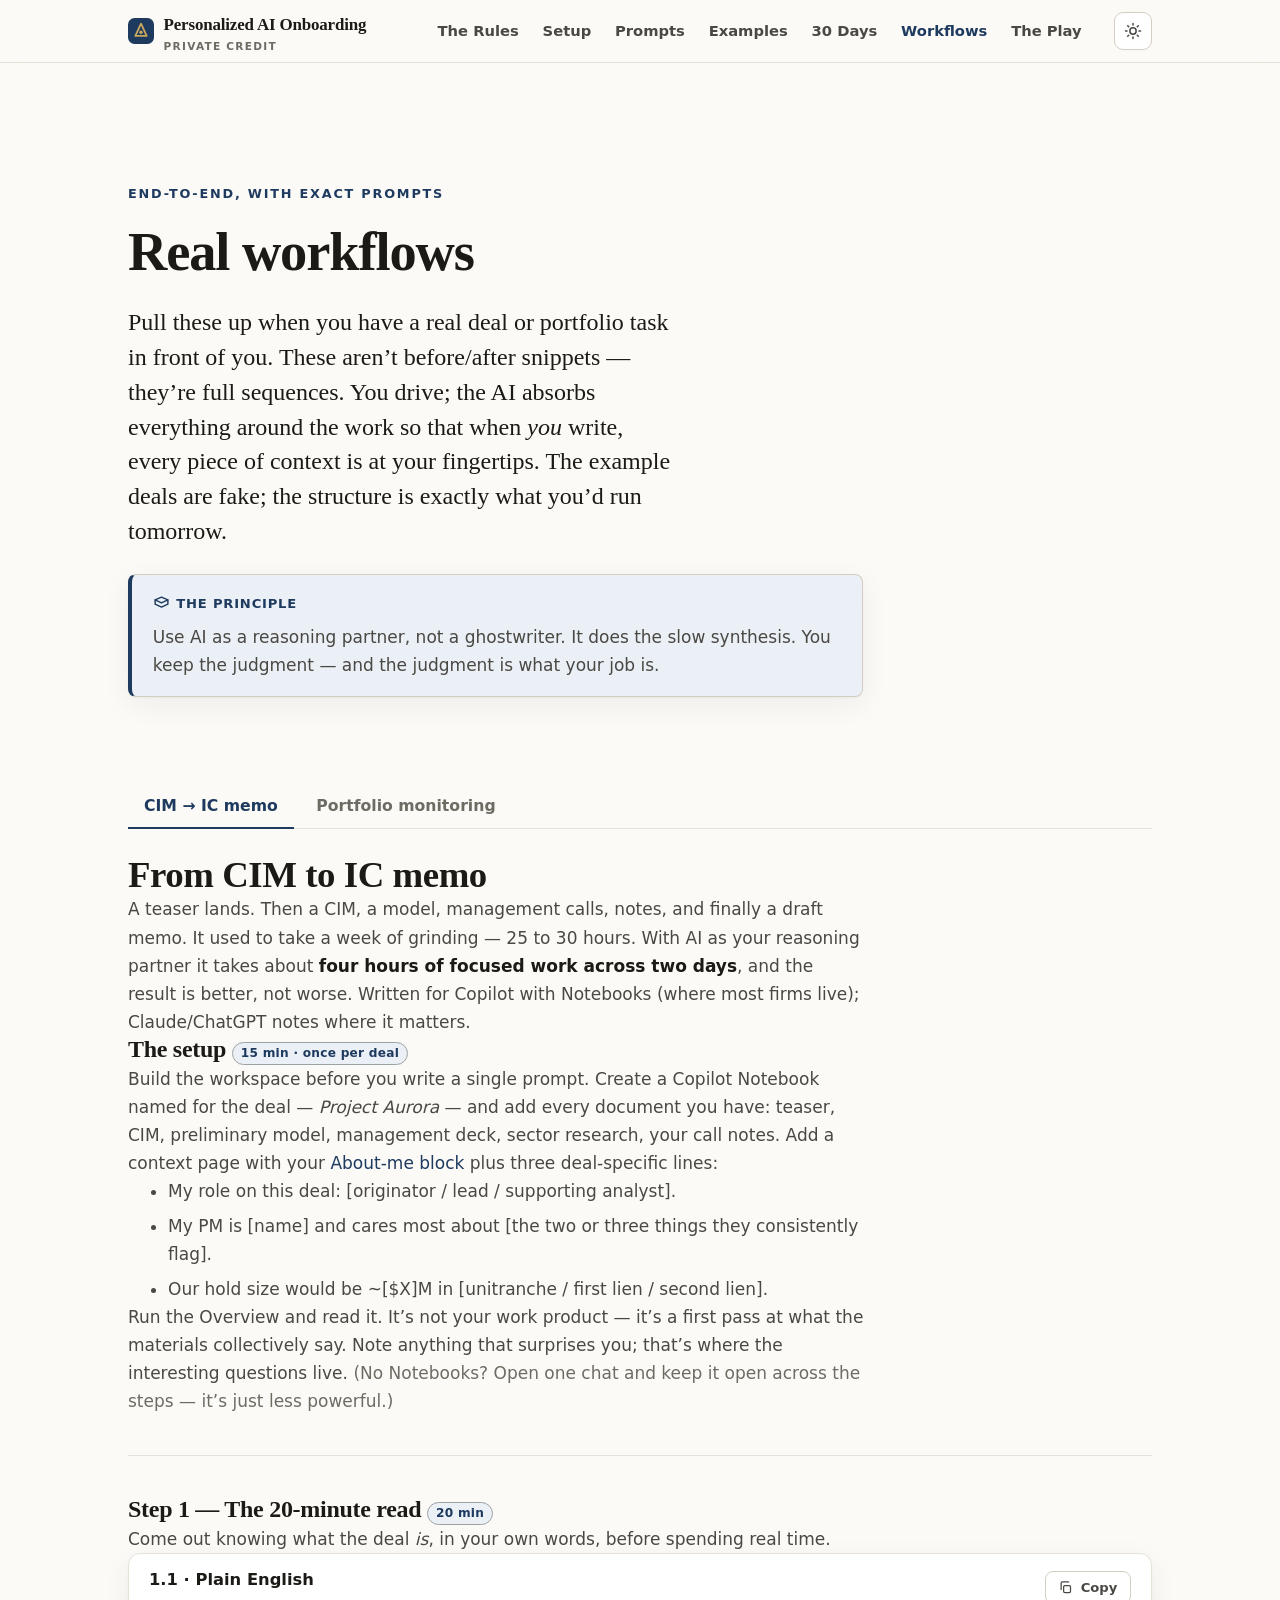
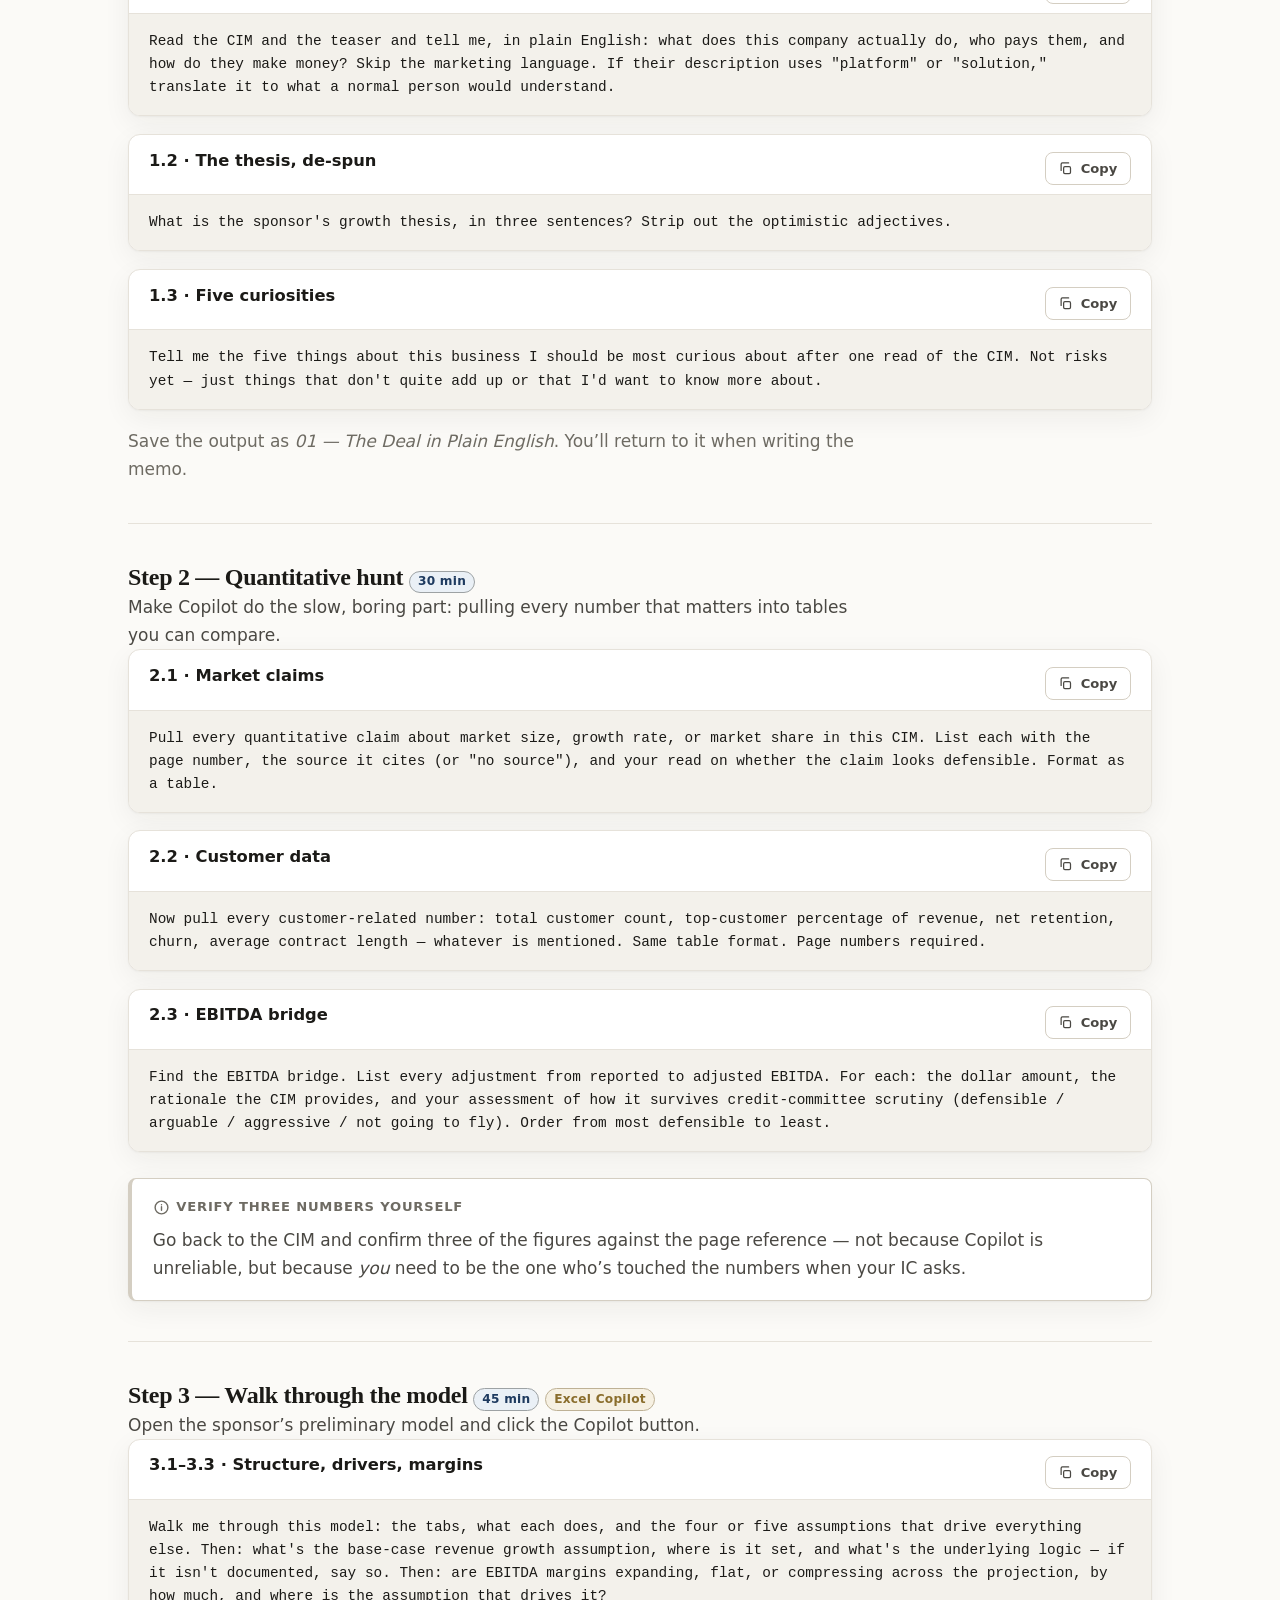
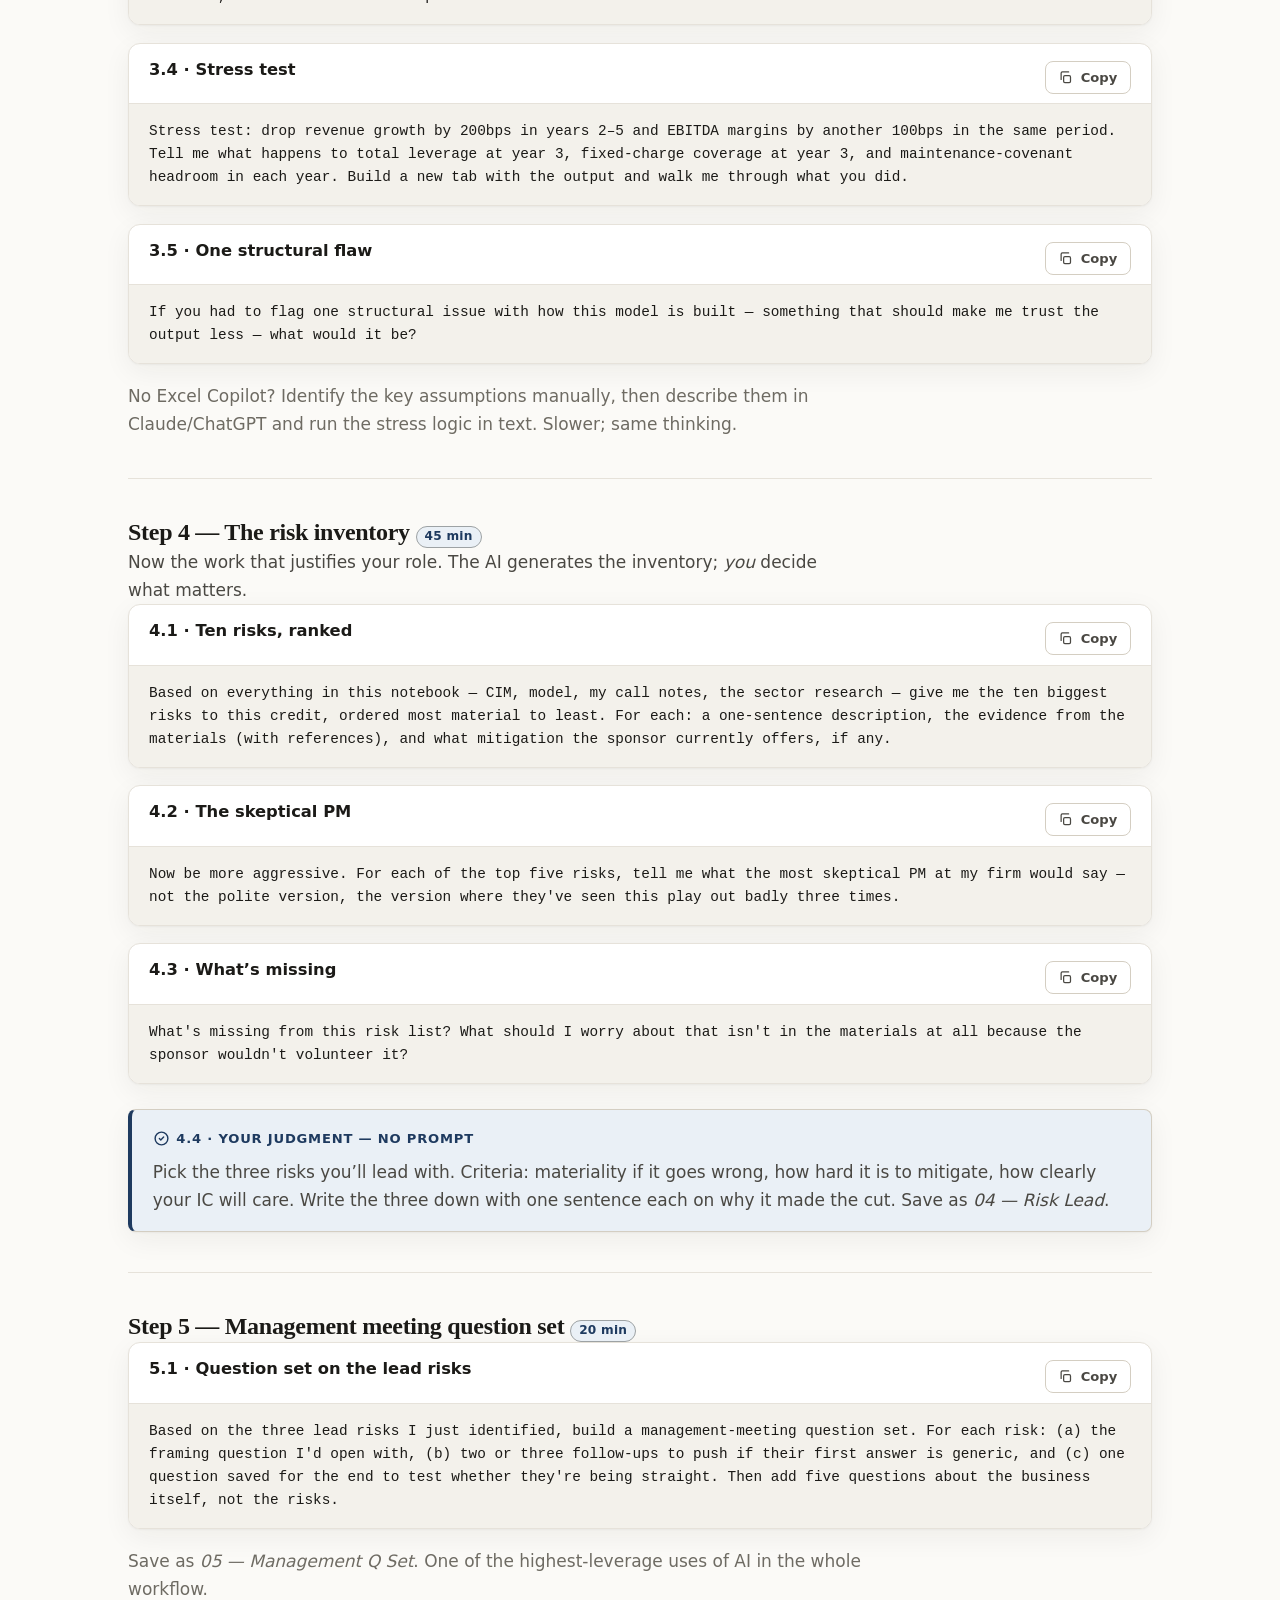
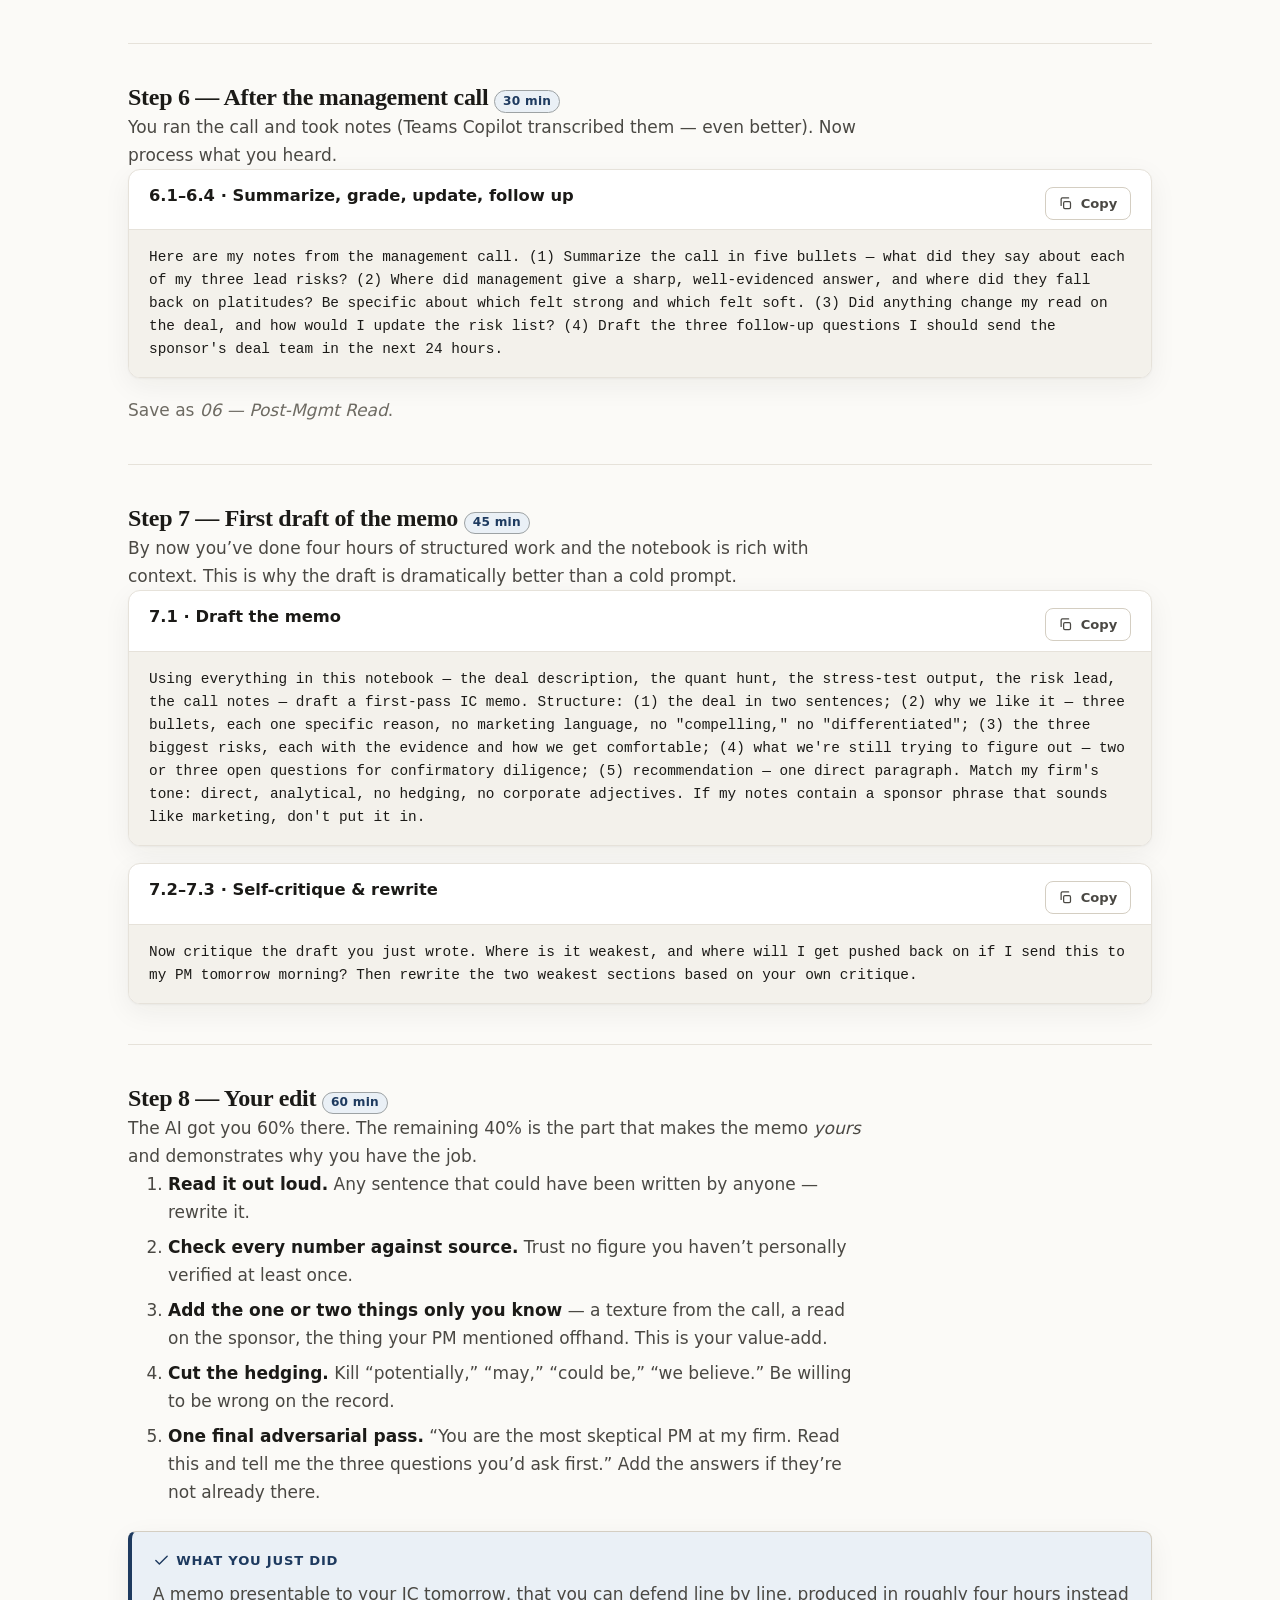
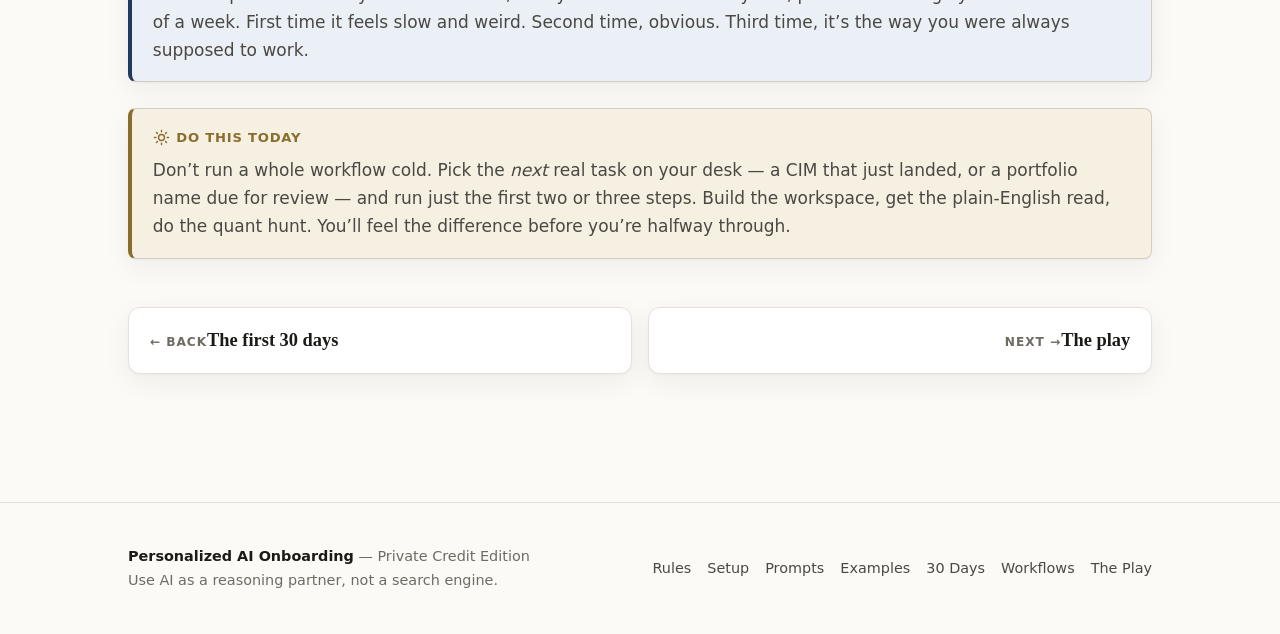
<file: docs/workflows.html>
<!doctype html>
<html lang="en" data-theme="light">
<head>
<meta charset="utf-8">
<meta name="viewport" content="width=device-width, initial-scale=1">
<title>Real Workflows — Personalized AI Onboarding</title>
<meta name="description" content="End-to-end private credit workflows with the exact prompts: a CIM to a presentable IC memo in four hours, and a quarter of portfolio data to a PM-ready update.">
<meta name="color-scheme" content="light dark">
<link rel="icon" href="data:image/svg+xml,%3Csvg%20xmlns='http://www.w3.org/2000/svg'%20viewBox='0%200%2032%2032'%3E%3Crect%20width='32'%20height='32'%20rx='8'%20fill='%231E3A5F'/%3E%3Cpath%20d='M16%207%2023%2022%209%2022Z'%20fill='none'%20stroke='%23CBA85C'%20stroke-width='2.2'%20stroke-linejoin='round'/%3E%3Ccircle%20cx='16'%20cy='17.6'%20r='2.1'%20fill='%23CBA85C'/%3E%3C/svg%3E">
<link rel="stylesheet" href="assets/app.css">
<script>(function(){try{var t=localStorage.getItem('aios-theme');if(!t){t=matchMedia('(prefers-color-scheme: dark)').matches?'dark':'light';}document.documentElement.setAttribute('data-theme',t);}catch(e){}})();</script>
</head>
<body>
<div class="progressbar"></div>

<header class="nav">
  <div class="shell nav-inner">
    <a class="brand" href="index.html">
      <svg class="mark" viewBox="0 0 32 32" aria-hidden="true"><rect width="32" height="32" rx="8" fill="#1E3A5F"/><path d="M16 7 23 22 9 22Z" fill="none" stroke="#CBA85C" stroke-width="2.2" stroke-linejoin="round"/><circle cx="16" cy="17.6" r="2.1" fill="#CBA85C"/></svg>
      <span>Personalized AI Onboarding<small>Private Credit</small></span>
    </a>
    <nav class="nav-links" id="nav-links" aria-label="Primary">
      <a href="rules.html">The Rules</a>
      <a href="setup.html">Setup</a>
      <a href="prompts.html">Prompts</a>
      <a href="examples.html">Examples</a>
      <a href="drills.html">30 Days</a>
      <a href="workflows.html">Workflows</a>
      <a href="play.html">The Play</a>
    </nav>
    <div class="nav-tools">
      <button class="icon-btn theme-toggle" aria-label="Toggle dark mode" title="Toggle light / dark">
        <svg class="sun" viewBox="0 0 24 24" fill="none" stroke="currentColor" stroke-width="2" stroke-linecap="round"><circle cx="12" cy="12" r="4.2"/><path d="M12 2v2M12 20v2M2 12h2M20 12h2M4.9 4.9l1.4 1.4M17.7 17.7l1.4 1.4M19.1 4.9l-1.4 1.4M6.3 17.7l-1.4 1.4"/></svg>
        <svg class="moon" viewBox="0 0 24 24" fill="currentColor"><path d="M20 14.5A8.5 8.5 0 0 1 9.5 4 7 7 0 1 0 20 14.5z"/></svg>
      </button>
      <button class="icon-btn nav-burger" aria-label="Open menu" aria-controls="nav-links">
        <svg viewBox="0 0 24 24" fill="none" stroke="currentColor" stroke-width="2" stroke-linecap="round"><path d="M3 6h18M3 12h18M3 18h18"/></svg>
      </button>
    </div>
  </div>
</header>

<main>
  <section class="hero" style="padding-bottom:1rem">
    <div class="shell">
      <span class="eyebrow">End-to-end, with exact prompts</span>
      <h1>Real workflows</h1>
      <p class="lead">Pull these up when you have a real deal or portfolio task in front of you. These aren’t before/after snippets — they’re full sequences. You drive; the AI absorbs everything around the work so that when <em>you</em> write, every piece of context is at your fingertips. The example deals are fake; the structure is exactly what you’d run tomorrow.</p>
      <div class="callout key" style="max-width:var(--measure)">
        <div class="callout-h"><svg viewBox="0 0 24 24" fill="none" stroke="currentColor" stroke-width="2" stroke-linecap="round" stroke-linejoin="round"><path d="M3 7l9-4 9 4-9 4z"/><path d="M3 7v6l9 4 9-4V7"/></svg>The principle</div>
        <p>Use AI as a reasoning partner, not a ghostwriter. It does the slow synthesis. You keep the judgment — and the judgment is what your job is.</p>
      </div>
    </div>
  </section>

  <section class="section" style="padding-top:1.5rem">
    <div class="shell">
      <div class="tabs" data-tabs="wf">
        <div class="tablist" role="tablist" aria-label="Choose a workflow">
          <button class="tab-btn" role="tab" data-tab="cim" id="t-cim">CIM → IC memo</button>
          <button class="tab-btn" role="tab" data-tab="pm" id="t-pm">Portfolio monitoring</button>
        </div>

        <!-- ============ WORKFLOW 1: CIM -> IC MEMO ============ -->
        <div class="tab-panel" role="tabpanel" data-panel="cim" aria-labelledby="t-cim">
          <h2>From CIM to IC memo</h2>
          <p class="prose">A teaser lands. Then a CIM, a model, management calls, notes, and finally a draft memo. It used to take a week of grinding — 25 to 30 hours. With AI as your reasoning partner it takes about <strong>four hours of focused work across two days</strong>, and the result is better, not worse. Written for Copilot with Notebooks (where most firms live); Claude/ChatGPT notes where it matters.</p>

          <h3>The setup <span class="pill time">15 min · once per deal</span></h3>
          <p class="prose">Build the workspace before you write a single prompt. Create a Copilot Notebook named for the deal — <em>Project Aurora</em> — and add every document you have: teaser, CIM, preliminary model, management deck, sector research, your call notes. Add a context page with your <a href="setup.html">About-me block</a> plus three deal-specific lines:</p>
          <ul class="prose">
            <li>My role on this deal: [originator / lead / supporting analyst].</li>
            <li>My PM is [name] and cares most about [the two or three things they consistently flag].</li>
            <li>Our hold size would be ~[$X]M in [unitranche / first lien / second lien].</li>
          </ul>
          <p class="prose">Run the Overview and read it. It’s not your work product — it’s a first pass at what the materials collectively say. Note anything that surprises you; that’s where the interesting questions live. <span class="muted">(No Notebooks? Open one chat and keep it open across the steps — it’s just less powerful.)</span></p>

          <hr class="divider">

          <h3>Step 1 — The 20-minute read <span class="pill time">20 min</span></h3>
          <p class="prose">Come out knowing what the deal <em>is</em>, in your own words, before spending real time.</p>
          <div class="prompt-card"><div class="prompt-head"><div class="pt"><h3>1.1 · Plain English</h3></div><button class="copy-btn" aria-label="Copy"><svg class="ic-copy" viewBox="0 0 24 24" fill="none" stroke="currentColor" stroke-width="2" stroke-linecap="round" stroke-linejoin="round"><rect x="9" y="9" width="11" height="11" rx="2"/><path d="M5 15V5a2 2 0 0 1 2-2h10"/></svg><svg class="ic-check" viewBox="0 0 24 24" fill="none" stroke="currentColor" stroke-width="2.6" stroke-linecap="round" stroke-linejoin="round"><path d="M5 12l5 5 9-10"/></svg><span class="copy-label">Copy</span></button></div><div class="prompt-body">Read the CIM and the teaser and tell me, in plain English: what does this company actually do, who pays them, and how do they make money? Skip the marketing language. If their description uses "platform" or "solution," translate it to what a normal person would understand.</div></div>
          <div class="prompt-card"><div class="prompt-head"><div class="pt"><h3>1.2 · The thesis, de-spun</h3></div><button class="copy-btn" aria-label="Copy"><svg class="ic-copy" viewBox="0 0 24 24" fill="none" stroke="currentColor" stroke-width="2" stroke-linecap="round" stroke-linejoin="round"><rect x="9" y="9" width="11" height="11" rx="2"/><path d="M5 15V5a2 2 0 0 1 2-2h10"/></svg><svg class="ic-check" viewBox="0 0 24 24" fill="none" stroke="currentColor" stroke-width="2.6" stroke-linecap="round" stroke-linejoin="round"><path d="M5 12l5 5 9-10"/></svg><span class="copy-label">Copy</span></button></div><div class="prompt-body">What is the sponsor's growth thesis, in three sentences? Strip out the optimistic adjectives.</div></div>
          <div class="prompt-card"><div class="prompt-head"><div class="pt"><h3>1.3 · Five curiosities</h3></div><button class="copy-btn" aria-label="Copy"><svg class="ic-copy" viewBox="0 0 24 24" fill="none" stroke="currentColor" stroke-width="2" stroke-linecap="round" stroke-linejoin="round"><rect x="9" y="9" width="11" height="11" rx="2"/><path d="M5 15V5a2 2 0 0 1 2-2h10"/></svg><svg class="ic-check" viewBox="0 0 24 24" fill="none" stroke="currentColor" stroke-width="2.6" stroke-linecap="round" stroke-linejoin="round"><path d="M5 12l5 5 9-10"/></svg><span class="copy-label">Copy</span></button></div><div class="prompt-body">Tell me the five things about this business I should be most curious about after one read of the CIM. Not risks yet — just things that don't quite add up or that I'd want to know more about.</div></div>
          <p class="prose muted">Save the output as <em>01 — The Deal in Plain English</em>. You’ll return to it when writing the memo.</p>

          <hr class="divider">

          <h3>Step 2 — Quantitative hunt <span class="pill time">30 min</span></h3>
          <p class="prose">Make Copilot do the slow, boring part: pulling every number that matters into tables you can compare.</p>
          <div class="prompt-card"><div class="prompt-head"><div class="pt"><h3>2.1 · Market claims</h3></div><button class="copy-btn" aria-label="Copy"><svg class="ic-copy" viewBox="0 0 24 24" fill="none" stroke="currentColor" stroke-width="2" stroke-linecap="round" stroke-linejoin="round"><rect x="9" y="9" width="11" height="11" rx="2"/><path d="M5 15V5a2 2 0 0 1 2-2h10"/></svg><svg class="ic-check" viewBox="0 0 24 24" fill="none" stroke="currentColor" stroke-width="2.6" stroke-linecap="round" stroke-linejoin="round"><path d="M5 12l5 5 9-10"/></svg><span class="copy-label">Copy</span></button></div><div class="prompt-body">Pull every quantitative claim about market size, growth rate, or market share in this CIM. List each with the page number, the source it cites (or "no source"), and your read on whether the claim looks defensible. Format as a table.</div></div>
          <div class="prompt-card"><div class="prompt-head"><div class="pt"><h3>2.2 · Customer data</h3></div><button class="copy-btn" aria-label="Copy"><svg class="ic-copy" viewBox="0 0 24 24" fill="none" stroke="currentColor" stroke-width="2" stroke-linecap="round" stroke-linejoin="round"><rect x="9" y="9" width="11" height="11" rx="2"/><path d="M5 15V5a2 2 0 0 1 2-2h10"/></svg><svg class="ic-check" viewBox="0 0 24 24" fill="none" stroke="currentColor" stroke-width="2.6" stroke-linecap="round" stroke-linejoin="round"><path d="M5 12l5 5 9-10"/></svg><span class="copy-label">Copy</span></button></div><div class="prompt-body">Now pull every customer-related number: total customer count, top-customer percentage of revenue, net retention, churn, average contract length — whatever is mentioned. Same table format. Page numbers required.</div></div>
          <div class="prompt-card"><div class="prompt-head"><div class="pt"><h3>2.3 · EBITDA bridge</h3></div><button class="copy-btn" aria-label="Copy"><svg class="ic-copy" viewBox="0 0 24 24" fill="none" stroke="currentColor" stroke-width="2" stroke-linecap="round" stroke-linejoin="round"><rect x="9" y="9" width="11" height="11" rx="2"/><path d="M5 15V5a2 2 0 0 1 2-2h10"/></svg><svg class="ic-check" viewBox="0 0 24 24" fill="none" stroke="currentColor" stroke-width="2.6" stroke-linecap="round" stroke-linejoin="round"><path d="M5 12l5 5 9-10"/></svg><span class="copy-label">Copy</span></button></div><div class="prompt-body">Find the EBITDA bridge. List every adjustment from reported to adjusted EBITDA. For each: the dollar amount, the rationale the CIM provides, and your assessment of how it survives credit-committee scrutiny (defensible / arguable / aggressive / not going to fly). Order from most defensible to least.</div></div>
          <div class="callout note"><div class="callout-h"><svg viewBox="0 0 24 24" fill="none" stroke="currentColor" stroke-width="2" stroke-linecap="round" stroke-linejoin="round"><circle cx="12" cy="12" r="9"/><path d="M12 11v5M12 8h.01"/></svg>Verify three numbers yourself</div><p>Go back to the CIM and confirm three of the figures against the page reference — not because Copilot is unreliable, but because <em>you</em> need to be the one who’s touched the numbers when your IC asks.</p></div>

          <hr class="divider">

          <h3>Step 3 — Walk through the model <span class="pill time">45 min</span> <span class="pill tool">Excel Copilot</span></h3>
          <p class="prose">Open the sponsor’s preliminary model and click the Copilot button.</p>
          <div class="prompt-card"><div class="prompt-head"><div class="pt"><h3>3.1–3.3 · Structure, drivers, margins</h3></div><button class="copy-btn" aria-label="Copy"><svg class="ic-copy" viewBox="0 0 24 24" fill="none" stroke="currentColor" stroke-width="2" stroke-linecap="round" stroke-linejoin="round"><rect x="9" y="9" width="11" height="11" rx="2"/><path d="M5 15V5a2 2 0 0 1 2-2h10"/></svg><svg class="ic-check" viewBox="0 0 24 24" fill="none" stroke="currentColor" stroke-width="2.6" stroke-linecap="round" stroke-linejoin="round"><path d="M5 12l5 5 9-10"/></svg><span class="copy-label">Copy</span></button></div><div class="prompt-body">Walk me through this model: the tabs, what each does, and the four or five assumptions that drive everything else. Then: what's the base-case revenue growth assumption, where is it set, and what's the underlying logic — if it isn't documented, say so. Then: are EBITDA margins expanding, flat, or compressing across the projection, by how much, and where is the assumption that drives it?</div></div>
          <div class="prompt-card"><div class="prompt-head"><div class="pt"><h3>3.4 · Stress test</h3></div><button class="copy-btn" aria-label="Copy"><svg class="ic-copy" viewBox="0 0 24 24" fill="none" stroke="currentColor" stroke-width="2" stroke-linecap="round" stroke-linejoin="round"><rect x="9" y="9" width="11" height="11" rx="2"/><path d="M5 15V5a2 2 0 0 1 2-2h10"/></svg><svg class="ic-check" viewBox="0 0 24 24" fill="none" stroke="currentColor" stroke-width="2.6" stroke-linecap="round" stroke-linejoin="round"><path d="M5 12l5 5 9-10"/></svg><span class="copy-label">Copy</span></button></div><div class="prompt-body">Stress test: drop revenue growth by 200bps in years 2–5 and EBITDA margins by another 100bps in the same period. Tell me what happens to total leverage at year 3, fixed-charge coverage at year 3, and maintenance-covenant headroom in each year. Build a new tab with the output and walk me through what you did.</div></div>
          <div class="prompt-card"><div class="prompt-head"><div class="pt"><h3>3.5 · One structural flaw</h3></div><button class="copy-btn" aria-label="Copy"><svg class="ic-copy" viewBox="0 0 24 24" fill="none" stroke="currentColor" stroke-width="2" stroke-linecap="round" stroke-linejoin="round"><rect x="9" y="9" width="11" height="11" rx="2"/><path d="M5 15V5a2 2 0 0 1 2-2h10"/></svg><svg class="ic-check" viewBox="0 0 24 24" fill="none" stroke="currentColor" stroke-width="2.6" stroke-linecap="round" stroke-linejoin="round"><path d="M5 12l5 5 9-10"/></svg><span class="copy-label">Copy</span></button></div><div class="prompt-body">If you had to flag one structural issue with how this model is built — something that should make me trust the output less — what would it be?</div></div>
          <p class="prose muted">No Excel Copilot? Identify the key assumptions manually, then describe them in Claude/ChatGPT and run the stress logic in text. Slower; same thinking.</p>

          <hr class="divider">

          <h3>Step 4 — The risk inventory <span class="pill time">45 min</span></h3>
          <p class="prose">Now the work that justifies your role. The AI generates the inventory; <em>you</em> decide what matters.</p>
          <div class="prompt-card"><div class="prompt-head"><div class="pt"><h3>4.1 · Ten risks, ranked</h3></div><button class="copy-btn" aria-label="Copy"><svg class="ic-copy" viewBox="0 0 24 24" fill="none" stroke="currentColor" stroke-width="2" stroke-linecap="round" stroke-linejoin="round"><rect x="9" y="9" width="11" height="11" rx="2"/><path d="M5 15V5a2 2 0 0 1 2-2h10"/></svg><svg class="ic-check" viewBox="0 0 24 24" fill="none" stroke="currentColor" stroke-width="2.6" stroke-linecap="round" stroke-linejoin="round"><path d="M5 12l5 5 9-10"/></svg><span class="copy-label">Copy</span></button></div><div class="prompt-body">Based on everything in this notebook — CIM, model, my call notes, the sector research — give me the ten biggest risks to this credit, ordered most material to least. For each: a one-sentence description, the evidence from the materials (with references), and what mitigation the sponsor currently offers, if any.</div></div>
          <div class="prompt-card"><div class="prompt-head"><div class="pt"><h3>4.2 · The skeptical PM</h3></div><button class="copy-btn" aria-label="Copy"><svg class="ic-copy" viewBox="0 0 24 24" fill="none" stroke="currentColor" stroke-width="2" stroke-linecap="round" stroke-linejoin="round"><rect x="9" y="9" width="11" height="11" rx="2"/><path d="M5 15V5a2 2 0 0 1 2-2h10"/></svg><svg class="ic-check" viewBox="0 0 24 24" fill="none" stroke="currentColor" stroke-width="2.6" stroke-linecap="round" stroke-linejoin="round"><path d="M5 12l5 5 9-10"/></svg><span class="copy-label">Copy</span></button></div><div class="prompt-body">Now be more aggressive. For each of the top five risks, tell me what the most skeptical PM at my firm would say — not the polite version, the version where they've seen this play out badly three times.</div></div>
          <div class="prompt-card"><div class="prompt-head"><div class="pt"><h3>4.3 · What’s missing</h3></div><button class="copy-btn" aria-label="Copy"><svg class="ic-copy" viewBox="0 0 24 24" fill="none" stroke="currentColor" stroke-width="2" stroke-linecap="round" stroke-linejoin="round"><rect x="9" y="9" width="11" height="11" rx="2"/><path d="M5 15V5a2 2 0 0 1 2-2h10"/></svg><svg class="ic-check" viewBox="0 0 24 24" fill="none" stroke="currentColor" stroke-width="2.6" stroke-linecap="round" stroke-linejoin="round"><path d="M5 12l5 5 9-10"/></svg><span class="copy-label">Copy</span></button></div><div class="prompt-body">What's missing from this risk list? What should I worry about that isn't in the materials at all because the sponsor wouldn't volunteer it?</div></div>
          <div class="callout key"><div class="callout-h"><svg viewBox="0 0 24 24" fill="none" stroke="currentColor" stroke-width="2" stroke-linecap="round" stroke-linejoin="round"><path d="M9 12l2 2 4-4"/><circle cx="12" cy="12" r="9"/></svg>4.4 · Your judgment — no prompt</div><p>Pick the three risks you’ll lead with. Criteria: materiality if it goes wrong, how hard it is to mitigate, how clearly your IC will care. Write the three down with one sentence each on why it made the cut. Save as <em>04 — Risk Lead</em>.</p></div>

          <hr class="divider">

          <h3>Step 5 — Management meeting question set <span class="pill time">20 min</span></h3>
          <div class="prompt-card"><div class="prompt-head"><div class="pt"><h3>5.1 · Question set on the lead risks</h3></div><button class="copy-btn" aria-label="Copy"><svg class="ic-copy" viewBox="0 0 24 24" fill="none" stroke="currentColor" stroke-width="2" stroke-linecap="round" stroke-linejoin="round"><rect x="9" y="9" width="11" height="11" rx="2"/><path d="M5 15V5a2 2 0 0 1 2-2h10"/></svg><svg class="ic-check" viewBox="0 0 24 24" fill="none" stroke="currentColor" stroke-width="2.6" stroke-linecap="round" stroke-linejoin="round"><path d="M5 12l5 5 9-10"/></svg><span class="copy-label">Copy</span></button></div><div class="prompt-body">Based on the three lead risks I just identified, build a management-meeting question set. For each risk: (a) the framing question I'd open with, (b) two or three follow-ups to push if their first answer is generic, and (c) one question saved for the end to test whether they're being straight. Then add five questions about the business itself, not the risks.</div></div>
          <p class="prose muted">Save as <em>05 — Management Q Set</em>. One of the highest-leverage uses of AI in the whole workflow.</p>

          <hr class="divider">

          <h3>Step 6 — After the management call <span class="pill time">30 min</span></h3>
          <p class="prose">You ran the call and took notes (Teams Copilot transcribed them — even better). Now process what you heard.</p>
          <div class="prompt-card"><div class="prompt-head"><div class="pt"><h3>6.1–6.4 · Summarize, grade, update, follow up</h3></div><button class="copy-btn" aria-label="Copy"><svg class="ic-copy" viewBox="0 0 24 24" fill="none" stroke="currentColor" stroke-width="2" stroke-linecap="round" stroke-linejoin="round"><rect x="9" y="9" width="11" height="11" rx="2"/><path d="M5 15V5a2 2 0 0 1 2-2h10"/></svg><svg class="ic-check" viewBox="0 0 24 24" fill="none" stroke="currentColor" stroke-width="2.6" stroke-linecap="round" stroke-linejoin="round"><path d="M5 12l5 5 9-10"/></svg><span class="copy-label">Copy</span></button></div><div class="prompt-body">Here are my notes from the management call. (1) Summarize the call in five bullets — what did they say about each of my three lead risks? (2) Where did management give a sharp, well-evidenced answer, and where did they fall back on platitudes? Be specific about which felt strong and which felt soft. (3) Did anything change my read on the deal, and how would I update the risk list? (4) Draft the three follow-up questions I should send the sponsor's deal team in the next 24 hours.</div></div>
          <p class="prose muted">Save as <em>06 — Post-Mgmt Read</em>.</p>

          <hr class="divider">

          <h3>Step 7 — First draft of the memo <span class="pill time">45 min</span></h3>
          <p class="prose">By now you’ve done four hours of structured work and the notebook is rich with context. This is why the draft is dramatically better than a cold prompt.</p>
          <div class="prompt-card"><div class="prompt-head"><div class="pt"><h3>7.1 · Draft the memo</h3></div><button class="copy-btn" aria-label="Copy"><svg class="ic-copy" viewBox="0 0 24 24" fill="none" stroke="currentColor" stroke-width="2" stroke-linecap="round" stroke-linejoin="round"><rect x="9" y="9" width="11" height="11" rx="2"/><path d="M5 15V5a2 2 0 0 1 2-2h10"/></svg><svg class="ic-check" viewBox="0 0 24 24" fill="none" stroke="currentColor" stroke-width="2.6" stroke-linecap="round" stroke-linejoin="round"><path d="M5 12l5 5 9-10"/></svg><span class="copy-label">Copy</span></button></div><div class="prompt-body">Using everything in this notebook — the deal description, the quant hunt, the stress-test output, the risk lead, the call notes — draft a first-pass IC memo. Structure: (1) the deal in two sentences; (2) why we like it — three bullets, each one specific reason, no marketing language, no "compelling," no "differentiated"; (3) the three biggest risks, each with the evidence and how we get comfortable; (4) what we're still trying to figure out — two or three open questions for confirmatory diligence; (5) recommendation — one direct paragraph. Match my firm's tone: direct, analytical, no hedging, no corporate adjectives. If my notes contain a sponsor phrase that sounds like marketing, don't put it in.</div></div>
          <div class="prompt-card"><div class="prompt-head"><div class="pt"><h3>7.2–7.3 · Self-critique &amp; rewrite</h3></div><button class="copy-btn" aria-label="Copy"><svg class="ic-copy" viewBox="0 0 24 24" fill="none" stroke="currentColor" stroke-width="2" stroke-linecap="round" stroke-linejoin="round"><rect x="9" y="9" width="11" height="11" rx="2"/><path d="M5 15V5a2 2 0 0 1 2-2h10"/></svg><svg class="ic-check" viewBox="0 0 24 24" fill="none" stroke="currentColor" stroke-width="2.6" stroke-linecap="round" stroke-linejoin="round"><path d="M5 12l5 5 9-10"/></svg><span class="copy-label">Copy</span></button></div><div class="prompt-body">Now critique the draft you just wrote. Where is it weakest, and where will I get pushed back on if I send this to my PM tomorrow morning? Then rewrite the two weakest sections based on your own critique.</div></div>

          <hr class="divider">

          <h3>Step 8 — Your edit <span class="pill time">60 min</span></h3>
          <p class="prose">The AI got you 60% there. The remaining 40% is the part that makes the memo <em>yours</em> and demonstrates why you have the job.</p>
          <ol class="prose">
            <li><strong>Read it out loud.</strong> Any sentence that could have been written by anyone — rewrite it.</li>
            <li><strong>Check every number against source.</strong> Trust no figure you haven’t personally verified at least once.</li>
            <li><strong>Add the one or two things only you know</strong> — a texture from the call, a read on the sponsor, the thing your PM mentioned offhand. This is your value-add.</li>
            <li><strong>Cut the hedging.</strong> Kill “potentially,” “may,” “could be,” “we believe.” Be willing to be wrong on the record.</li>
            <li><strong>One final adversarial pass.</strong> <span class="ex">“You are the most skeptical PM at my firm. Read this and tell me the three questions you’d ask first.”</span> Add the answers if they’re not already there.</li>
          </ol>
          <div class="callout key"><div class="callout-h"><svg viewBox="0 0 24 24" fill="none" stroke="currentColor" stroke-width="2" stroke-linecap="round" stroke-linejoin="round"><path d="M20 6L9 17l-5-5"/></svg>What you just did</div><p>A memo presentable to your IC tomorrow, that you can defend line by line, produced in roughly four hours instead of a week. First time it feels slow and weird. Second time, obvious. Third time, it’s the way you were always supposed to work.</p></div>
        </div>

        <!-- ============ WORKFLOW 2: PORTFOLIO MONITORING ============ -->
        <div class="tab-panel" role="tabpanel" data-panel="pm" aria-labelledby="t-pm" hidden>
          <h2>Quarterly portfolio monitoring</h2>
          <p class="prose">Different shape, same mindset. Every quarter, each name in your book throws off a compliance certificate, financials, maybe a borrower deck and a management call. Multiply by a dozen companies and monitoring quietly eats your month. This is exactly the repetitive, context-heavy synthesis AI is built for — done well, a name goes from <strong>a pile of PDFs to a PM-ready read in about 45 minutes.</strong> Written for Copilot; the logic ports to Claude/ChatGPT for anonymized practice.</p>

          <h3>The setup <span class="pill time">10 min · once per company</span></h3>
          <p class="prose">Keep one Copilot Notebook (or OneNote section) per portfolio company — your <em>standing</em> file. In it: the original investment thesis and base-case numbers, the covenant definitions and levels, last quarter’s summary, and the current watch-list status. You build it once; every quarter you just add the new materials and the context is already there.</p>

          <hr class="divider">

          <h3>Step 1 — Assemble the quarter <span class="pill time">5 min</span></h3>
          <p class="prose">Drop this quarter’s materials into the notebook: the compliance certificate, the quarterly financials (P&amp;L, balance sheet, cash flow), any borrower or sponsor update deck, your call notes, and any relevant news. Then orient yourself.</p>
          <div class="prompt-card"><div class="prompt-head"><div class="pt"><h3>1.1 · The quarter in five bullets</h3></div><button class="copy-btn" aria-label="Copy"><svg class="ic-copy" viewBox="0 0 24 24" fill="none" stroke="currentColor" stroke-width="2" stroke-linecap="round" stroke-linejoin="round"><rect x="9" y="9" width="11" height="11" rx="2"/><path d="M5 15V5a2 2 0 0 1 2-2h10"/></svg><svg class="ic-check" viewBox="0 0 24 24" fill="none" stroke="currentColor" stroke-width="2.6" stroke-linecap="round" stroke-linejoin="round"><path d="M5 12l5 5 9-10"/></svg><span class="copy-label">Copy</span></button></div><div class="prompt-body">Using this quarter's compliance certificate, financials, and my call notes, summarize the quarter in five bullets: the trajectory of the business, the single most important watch-list item, and the two or three things that materially changed since last quarter. Plain and direct — no padding.</div></div>

          <hr class="divider">

          <h3>Step 2 — Numbers vs. last quarter and vs. thesis <span class="pill time">10 min</span></h3>
          <div class="prompt-card"><div class="prompt-head"><div class="pt"><h3>2.1 · Trend table</h3></div><button class="copy-btn" aria-label="Copy"><svg class="ic-copy" viewBox="0 0 24 24" fill="none" stroke="currentColor" stroke-width="2" stroke-linecap="round" stroke-linejoin="round"><rect x="9" y="9" width="11" height="11" rx="2"/><path d="M5 15V5a2 2 0 0 1 2-2h10"/></svg><svg class="ic-check" viewBox="0 0 24 24" fill="none" stroke="currentColor" stroke-width="2.6" stroke-linecap="round" stroke-linejoin="round"><path d="M5 12l5 5 9-10"/></svg><span class="copy-label">Copy</span></button></div><div class="prompt-body">Build a table of the key credit metrics for this quarter against the prior three quarters: revenue, EBITDA, EBITDA margin, total leverage, fixed-charge coverage, and liquidity (cash + revolver availability). Highlight any metric that moved more than 10% quarter-over-quarter and tell me whether the direction is good or bad for us as the lender.</div></div>
          <div class="prompt-card"><div class="prompt-head"><div class="pt"><h3>2.2 · Vs. the original thesis</h3></div><button class="copy-btn" aria-label="Copy"><svg class="ic-copy" viewBox="0 0 24 24" fill="none" stroke="currentColor" stroke-width="2" stroke-linecap="round" stroke-linejoin="round"><rect x="9" y="9" width="11" height="11" rx="2"/><path d="M5 15V5a2 2 0 0 1 2-2h10"/></svg><svg class="ic-check" viewBox="0 0 24 24" fill="none" stroke="currentColor" stroke-width="2.6" stroke-linecap="round" stroke-linejoin="round"><path d="M5 12l5 5 9-10"/></svg><span class="copy-label">Copy</span></button></div><div class="prompt-body">Compare this quarter to the original investment thesis and base case in this notebook. Where is the company tracking ahead of underwriting, and where is it falling behind? Be specific with numbers. Does the original thesis still hold, or does any part of it now look wrong?</div></div>

          <hr class="divider">

          <h3>Step 3 — Covenant compliance &amp; headroom <span class="pill time">10 min</span></h3>
          <div class="prompt-card"><div class="prompt-head"><div class="pt"><h3>3.1 · Recompute the covenants</h3></div><button class="copy-btn" aria-label="Copy"><svg class="ic-copy" viewBox="0 0 24 24" fill="none" stroke="currentColor" stroke-width="2" stroke-linecap="round" stroke-linejoin="round"><rect x="9" y="9" width="11" height="11" rx="2"/><path d="M5 15V5a2 2 0 0 1 2-2h10"/></svg><svg class="ic-check" viewBox="0 0 24 24" fill="none" stroke="currentColor" stroke-width="2.6" stroke-linecap="round" stroke-linejoin="round"><path d="M5 12l5 5 9-10"/></svg><span class="copy-label">Copy</span></button></div><div class="prompt-body">Using the covenant definitions and levels in this notebook and this quarter's financials, recompute each financial covenant independently and compare to what the compliance certificate reports. Flag any difference. Then give me the current headroom on each covenant, and tell me how many quarters of 10% year-over-year EBITDA decline it would take to trip each one.</div></div>
          <div class="callout note"><div class="callout-h"><svg viewBox="0 0 24 24" fill="none" stroke="currentColor" stroke-width="2" stroke-linecap="round" stroke-linejoin="round"><circle cx="12" cy="12" r="9"/><path d="M12 11v5M12 8h.01"/></svg>Check the math yourself</div><p>Recompute at least the leverage covenant by hand. The compliance certificate is the borrower’s arithmetic — your job is to confirm it, especially how add-backs feed the EBITDA definition.</p></div>

          <hr class="divider">

          <h3>Step 4 — Liquidity &amp; early warnings <span class="pill time">5 min</span></h3>
          <div class="prompt-card"><div class="prompt-head"><div class="pt"><h3>4.1 · Runway and red flags</h3></div><button class="copy-btn" aria-label="Copy"><svg class="ic-copy" viewBox="0 0 24 24" fill="none" stroke="currentColor" stroke-width="2" stroke-linecap="round" stroke-linejoin="round"><rect x="9" y="9" width="11" height="11" rx="2"/><path d="M5 15V5a2 2 0 0 1 2-2h10"/></svg><svg class="ic-check" viewBox="0 0 24 24" fill="none" stroke="currentColor" stroke-width="2.6" stroke-linecap="round" stroke-linejoin="round"><path d="M5 12l5 5 9-10"/></svg><span class="copy-label">Copy</span></button></div><div class="prompt-body">From the cash-flow statement and balance sheet, assess liquidity: cash on hand, revolver availability, free cash flow this quarter and trailing twelve months, and any working-capital swing that looks unusual. Are there early-warning signs of stress — stretched payables, a draw on the revolver, declining cash conversion? If this company keeps performing as it did this quarter, how many quarters of liquidity runway does it have?</div></div>

          <hr class="divider">

          <h3>Step 5 — The watch-list call <span class="pill time">5 min</span></h3>
          <div class="prompt-card"><div class="prompt-head"><div class="pt"><h3>5.1 · Rating and rationale</h3></div><button class="copy-btn" aria-label="Copy"><svg class="ic-copy" viewBox="0 0 24 24" fill="none" stroke="currentColor" stroke-width="2" stroke-linecap="round" stroke-linejoin="round"><rect x="9" y="9" width="11" height="11" rx="2"/><path d="M5 15V5a2 2 0 0 1 2-2h10"/></svg><svg class="ic-check" viewBox="0 0 24 24" fill="none" stroke="currentColor" stroke-width="2.6" stroke-linecap="round" stroke-linejoin="round"><path d="M5 12l5 5 9-10"/></svg><span class="copy-label">Copy</span></button></div><div class="prompt-body">Based on everything this quarter, make the case for whether this company's internal risk rating should stay the same, improve, or be downgraded / moved to the watch list. Give me the two strongest arguments each way, then a recommendation. Assume my PM will challenge whatever I bring.</div></div>
          <div class="callout key"><div class="callout-h"><svg viewBox="0 0 24 24" fill="none" stroke="currentColor" stroke-width="2" stroke-linecap="round" stroke-linejoin="round"><path d="M9 12l2 2 4-4"/><circle cx="12" cy="12" r="9"/></svg>Your judgment — no prompt</div><p>The rating call is yours. The AI gives you both sides; you decide, because you’re the one who’ll defend it. Write the call and one sentence of why.</p></div>

          <hr class="divider">

          <h3>Step 6 — Draft the PM update <span class="pill time">5 min</span></h3>
          <div class="prompt-card"><div class="prompt-head"><div class="pt"><h3>6.1 · Two paragraphs, one thing that matters</h3></div><button class="copy-btn" aria-label="Copy"><svg class="ic-copy" viewBox="0 0 24 24" fill="none" stroke="currentColor" stroke-width="2" stroke-linecap="round" stroke-linejoin="round"><rect x="9" y="9" width="11" height="11" rx="2"/><path d="M5 15V5a2 2 0 0 1 2-2h10"/></svg><svg class="ic-check" viewBox="0 0 24 24" fill="none" stroke="currentColor" stroke-width="2.6" stroke-linecap="round" stroke-linejoin="round"><path d="M5 12l5 5 9-10"/></svg><span class="copy-label">Copy</span></button></div><div class="prompt-body">Draft a two-paragraph quarterly update for my PM on this company. Direct, no padding. First paragraph: how the quarter went versus thesis and covenants. Second paragraph: the one thing they should care about most, my rating recommendation, and what I propose we do. Then give me a one-line version for the portfolio-review tracker.</div></div>

          <hr class="divider">

          <h3>Step 7 — Your edit &amp; escalation <span class="pill time">5 min</span></h3>
          <ol class="prose">
            <li><strong>Verify the covenant math and the liquidity figure</strong> against source. These are the numbers your PM will react to.</li>
            <li><strong>Add what only you know</strong> — tone from the management call, a sponsor signal, something a peer mentioned about the sector.</li>
            <li><strong>Make the escalation call.</strong> If anything here would change how the firm thinks about this name — a covenant trending toward breach, a liquidity squeeze — say so plainly and recommend the action. Don’t bury it.</li>
          </ol>
          <div class="callout key"><div class="callout-h"><svg viewBox="0 0 24 24" fill="none" stroke="currentColor" stroke-width="2" stroke-linecap="round" stroke-linejoin="round"><path d="M20 6L9 17l-5-5"/></svg>What you just did</div><p>A defensible, numbers-checked quarterly read and a PM-ready update in under an hour — for work that used to swallow an afternoon per name. Run it the same way across the book and you’re the analyst whose portfolio reviews are never the bottleneck.</p></div>
        </div>
      </div>

      <div class="callout today">
        <div class="callout-h"><svg viewBox="0 0 24 24" fill="none" stroke="currentColor" stroke-width="2" stroke-linecap="round"><circle cx="12" cy="12" r="4.2"/><path d="M12 2v2M12 20v2M2 12h2M20 12h2M4.9 4.9l1.4 1.4M17.7 17.7l1.4 1.4M19.1 4.9l-1.4 1.4M6.3 17.7l-1.4 1.4"/></svg>Do this today</div>
        <p>Don’t run a whole workflow cold. Pick the <em>next</em> real task on your desk — a CIM that just landed, or a portfolio name due for review — and run just the first two or three steps. Build the workspace, get the plain-English read, do the quant hunt. You’ll feel the difference before you’re halfway through.</p>
      </div>

      <div class="pager">
        <a href="drills.html"><span class="dir">← Back</span><span class="ttl">The first 30 days</span></a>
        <a class="next" href="play.html"><span class="dir">Next →</span><span class="ttl">The play</span></a>
      </div>
    </div>
  </section>
</main>

<footer class="footer">
  <div class="shell footer-inner">
    <div><strong style="color:var(--ink)">Personalized AI Onboarding</strong> — Private Credit Edition<br><span class="muted">Use AI as a reasoning partner, not a search engine.</span></div>
    <nav class="footer-links" aria-label="Footer">
      <a href="rules.html">Rules</a><a href="setup.html">Setup</a><a href="prompts.html">Prompts</a><a href="examples.html">Examples</a><a href="drills.html">30 Days</a><a href="workflows.html">Workflows</a><a href="play.html">The Play</a>
    </nav>
  </div>
</footer>

<script src="assets/app.js"></script>
</body>
</html>
</file>
<file: docs/assets/app.css>
/* =========================================================================
   Personalized AI Onboarding — Private Credit Edition
   Design system. One stylesheet, no dependencies, fully offline-safe.
   Editorial finance aesthetic: serif display, hairline rules, real whitespace.
   ========================================================================= */

/* ---- Tokens: light (default) ---- */
:root {
  --paper:        #FBFAF7;
  --paper-raised: #FFFFFF;
  --paper-sunk:   #F3F1EB;
  --ink:          #1B1A17;
  --ink-soft:     #4A4843;
  --ink-faint:    #6E6B63;
  --rule:         #E6E2DA;
  --rule-strong:  #D4CEC2;
  --accent:       #1E3A5F;
  --accent-strong:#152E4D;
  --accent-tint:  #EAF0F6;
  --gold:         #8A6D2C;
  --gold-tint:    #F6F0E2;
  --good:         #2C6B4F;
  --good-tint:    #E8F1EC;
  --warn:         #8E4F22;
  --warn-tint:    #F7ECE1;
  --shadow:       0 1px 2px rgba(27,26,23,.04), 0 8px 28px rgba(27,26,23,.06);
  --shadow-lg:    0 2px 6px rgba(27,26,23,.06), 0 24px 60px rgba(27,26,23,.10);

  --font-display: "Iowan Old Style","Palatino Linotype","Book Antiqua",Palatino,Georgia,Cambria,"Times New Roman",serif;
  --font-sans:    system-ui,-apple-system,"Segoe UI",Roboto,Helvetica,Arial,"Apple Color Emoji","Segoe UI Emoji",sans-serif;
  --font-mono:    ui-monospace,"SF Mono",SFMono-Regular,Menlo,Consolas,"Liberation Mono",monospace;

  --measure: 68ch;
  --radius: 12px;
  --radius-sm: 8px;
  --shell: 1120px;
}

/* ---- Tokens: dark ---- */
:root[data-theme="dark"] {
  --paper:        #141417;
  --paper-raised: #1C1C20;
  --paper-sunk:   #101013;
  --ink:          #ECEAE3;
  --ink-soft:     #BAB7AE;
  --ink-faint:    #8C8980;
  --rule:         #2A2A30;
  --rule-strong:  #3A3A42;
  --accent:       #8FB4D6;
  --accent-strong:#A9C6E0;
  --accent-tint:  #1B2A3A;
  --gold:         #CBA85C;
  --gold-tint:    #2A2517;
  --good:         #79C49F;
  --good-tint:    #18271F;
  --warn:         #D89A66;
  --warn-tint:    #2A2017;
  --shadow:       0 1px 2px rgba(0,0,0,.4), 0 10px 30px rgba(0,0,0,.4);
  --shadow-lg:    0 2px 8px rgba(0,0,0,.5), 0 28px 64px rgba(0,0,0,.55);
}

/* ---- Reset ---- */
*,*::before,*::after { box-sizing: border-box; }
* { margin: 0; }
html { -webkit-text-size-adjust: 100%; scroll-behavior: smooth; }
@media (prefers-reduced-motion: reduce) {
  html { scroll-behavior: auto; }
  * { animation-duration: .001ms !important; transition-duration: .001ms !important; }
}
body {
  font-family: var(--font-sans);
  background: var(--paper);
  color: var(--ink);
  line-height: 1.65;
  font-size: 1.0625rem;
  -webkit-font-smoothing: antialiased;
  text-rendering: optimizeLegibility;
  overflow-wrap: break-word;
  transition: background-color .25s ease, color .25s ease;
}
img,svg { max-width: 100%; display: block; }
a { color: var(--accent); text-decoration: none; }
a:hover { text-decoration: underline; text-underline-offset: 3px; }
::selection { background: var(--accent); color: #fff; }
:focus-visible { outline: 2.5px solid var(--accent); outline-offset: 3px; border-radius: 3px; }

/* ---- Layout primitives ---- */
.shell { width: 100%; max-width: var(--shell); margin-inline: auto; padding-inline: clamp(20px, 5vw, 48px); }
.prose { max-width: var(--measure); }
.section { padding-block: clamp(48px, 8vw, 96px); }
.section + .section { border-top: 1px solid var(--rule); }
.center { text-align: center; }
.stack > * + * { margin-top: 1.1em; }

/* ---- Reading progress bar ---- */
.progressbar {
  position: fixed; top: 0; left: 0; height: 3px; width: 0;
  background: linear-gradient(90deg, var(--accent), var(--gold));
  z-index: 120; transition: width .1s linear;
}

/* ---- Typography ---- */
h1,h2,h3,h4 { font-family: var(--font-display); font-weight: 600; line-height: 1.12; letter-spacing: -.012em; color: var(--ink); }
h1 { font-size: clamp(2.1rem, 5.2vw, 3.4rem); letter-spacing: -.02em; }
h2 { font-size: clamp(1.6rem, 3.4vw, 2.3rem); }
h3 { font-size: clamp(1.22rem, 2.2vw, 1.5rem); }
h4 { font-size: 1.08rem; font-family: var(--font-sans); font-weight: 700; letter-spacing: 0; }
p { color: var(--ink-soft); }
.prose p, .prose li { color: var(--ink-soft); }
.lead { font-family: var(--font-display); font-size: clamp(1.2rem, 2.4vw, 1.5rem); line-height: 1.45; color: var(--ink); font-weight: 400; }
strong, b { color: var(--ink); font-weight: 700; }
.prose h2 { margin-top: 2.2em; }
.prose h3 { margin-top: 1.8em; }
.prose ul, .prose ol { padding-left: 1.3em; }
.prose li + li { margin-top: .4em; }
.prose hr { border: none; border-top: 1px solid var(--rule); margin: 2.4em 0; }
.eyebrow {
  font-family: var(--font-sans); font-size: .8rem; font-weight: 700;
  letter-spacing: .14em; text-transform: uppercase; color: var(--accent);
  display: inline-flex; align-items: center; gap: .5em;
}
:root[data-theme="dark"] .eyebrow { color: var(--accent-strong); }
.muted { color: var(--ink-faint); }
.kicker-num { font-family: var(--font-display); color: var(--gold); font-weight: 600; }

/* ---- Nav ---- */
.nav {
  position: sticky; top: 0; z-index: 100;
  background: color-mix(in srgb, var(--paper) 86%, transparent);
  backdrop-filter: saturate(140%) blur(12px);
  -webkit-backdrop-filter: saturate(140%) blur(12px);
  border-bottom: 1px solid var(--rule);
}
.nav-inner { display: flex; align-items: center; gap: 1rem; height: 62px; }
.brand { display: inline-flex; align-items: center; gap: .6rem; font-family: var(--font-display); font-weight: 600; font-size: 1.06rem; color: var(--ink); letter-spacing: -.01em; }
.brand:hover { text-decoration: none; }
.brand .mark { width: 26px; height: 26px; flex: none; }
.brand small { font-family: var(--font-sans); font-weight: 600; font-size: .66rem; letter-spacing: .12em; text-transform: uppercase; color: var(--ink-faint); display: block; line-height: 1; margin-top: 2px; }
.nav-links { display: flex; align-items: center; gap: .25rem; margin-left: auto; }
.nav-links a {
  font-size: .92rem; font-weight: 550; color: var(--ink-soft);
  padding: .42rem .62rem; border-radius: 7px; line-height: 1;
}
.nav-links a:hover { color: var(--ink); background: var(--paper-sunk); text-decoration: none; }
.nav-links a.active { color: var(--accent); }
:root[data-theme="dark"] .nav-links a.active { color: var(--accent-strong); }
.nav-tools { display: flex; align-items: center; gap: .4rem; margin-left: .4rem; }
.icon-btn {
  width: 38px; height: 38px; display: inline-grid; place-items: center;
  border: 1px solid var(--rule-strong); background: var(--paper-raised);
  color: var(--ink-soft); border-radius: 9px; cursor: pointer;
  transition: border-color .15s, color .15s, background .15s;
}
.icon-btn:hover { color: var(--ink); border-color: var(--accent); }
.icon-btn svg { width: 18px; height: 18px; }
.theme-toggle .moon { display: none; }
:root[data-theme="dark"] .theme-toggle .sun { display: none; }
:root[data-theme="dark"] .theme-toggle .moon { display: block; }
.nav-burger { display: none; }

/* mobile nav drawer */
@media (max-width: 860px) {
  .nav-links {
    position: fixed; inset: 62px 0 auto 0;
    flex-direction: column; align-items: stretch; gap: 0;
    background: var(--paper-raised); border-bottom: 1px solid var(--rule);
    padding: .5rem clamp(20px,5vw,48px) 1rem; box-shadow: var(--shadow-lg);
    transform: translateY(-12px); opacity: 0; pointer-events: none;
    transition: opacity .18s ease, transform .18s ease;
  }
  .nav-links.open { opacity: 1; transform: none; pointer-events: auto; }
  .nav-links a { padding: .78rem .4rem; border-radius: 0; border-bottom: 1px solid var(--rule); font-size: 1rem; }
  .nav-burger { display: inline-grid; }
}

/* ---- Buttons ---- */
.btn {
  display: inline-flex; align-items: center; justify-content: center; gap: .5rem;
  font-family: var(--font-sans); font-weight: 600; font-size: .98rem;
  padding: .8rem 1.3rem; border-radius: 10px; cursor: pointer;
  border: 1px solid transparent; transition: transform .12s ease, box-shadow .15s, background .15s, border-color .15s;
  text-decoration: none; line-height: 1;
}
.btn:hover { text-decoration: none; }
.btn:active { transform: translateY(1px); }
.btn-primary { background: var(--accent); color: #fff; box-shadow: var(--shadow); }
.btn-primary:hover { background: var(--accent-strong); }
:root[data-theme="dark"] .btn-primary { color: #0c1622; }
.btn-ghost { background: var(--paper-raised); color: var(--ink); border-color: var(--rule-strong); }
.btn-ghost:hover { border-color: var(--accent); }
.btn svg { width: 18px; height: 18px; }
.btn-row { display: flex; flex-wrap: wrap; gap: .8rem; }

/* ---- Pills / badges ---- */
.pill {
  display: inline-flex; align-items: center; gap: .4em;
  font-family: var(--font-sans); font-size: .76rem; font-weight: 650;
  letter-spacing: .02em; padding: .28em .66em; border-radius: 999px;
  border: 1px solid var(--rule-strong); color: var(--ink-faint); background: var(--paper-raised);
  white-space: nowrap;
}
.pill svg { width: 13px; height: 13px; }
.pill.time { color: var(--accent); border-color: color-mix(in srgb, var(--accent) 30%, var(--rule-strong)); background: var(--accent-tint); }
.pill.tool { color: var(--gold); border-color: color-mix(in srgb, var(--gold) 30%, var(--rule-strong)); background: var(--gold-tint); }
.pill-row { display: flex; flex-wrap: wrap; gap: .5rem; }

/* ---- Hero ---- */
.hero { padding-block: clamp(56px, 9vw, 116px) clamp(40px, 6vw, 72px); position: relative; }
.hero .eyebrow { margin-bottom: 1.1rem; }
.hero h1 { max-width: 16ch; }
.hero .lead { max-width: 46ch; margin-top: 1.4rem; }
.hero .btn-row { margin-top: 2.2rem; }
.hero-meta { margin-top: 2rem; display: flex; flex-wrap: wrap; gap: 1.4rem; color: var(--ink-faint); font-size: .9rem; }
.hero-meta b { color: var(--ink); }

/* ---- Cards & grids ---- */
.grid { display: grid; gap: 1.2rem; }
.grid-2 { grid-template-columns: repeat(2, 1fr); }
.grid-3 { grid-template-columns: repeat(3, 1fr); }
@media (max-width: 820px){ .grid-2, .grid-3 { grid-template-columns: 1fr; } }

.card {
  background: var(--paper-raised); border: 1px solid var(--rule);
  border-radius: var(--radius); padding: 1.5rem 1.6rem; box-shadow: var(--shadow);
  transition: transform .15s ease, box-shadow .15s ease, border-color .15s ease;
}
.card h3 { margin-bottom: .4rem; }
.card p { font-size: .98rem; }
a.card { display: block; color: inherit; }
a.card:hover { text-decoration: none; transform: translateY(-3px); box-shadow: var(--shadow-lg); border-color: var(--rule-strong); }

/* Journey / module steps */
.journey { counter-reset: step; display: grid; gap: 1rem; }
.step {
  display: grid; grid-template-columns: auto 1fr auto; gap: 1.1rem; align-items: center;
  background: var(--paper-raised); border: 1px solid var(--rule); border-radius: var(--radius);
  padding: 1.25rem 1.4rem; box-shadow: var(--shadow); color: inherit;
  transition: transform .15s, box-shadow .15s, border-color .15s;
}
a.step:hover { text-decoration: none; transform: translateY(-2px); box-shadow: var(--shadow-lg); border-color: var(--rule-strong); }
.step-num {
  width: 46px; height: 46px; flex: none; display: grid; place-items: center;
  font-family: var(--font-display); font-size: 1.35rem; font-weight: 600;
  color: var(--accent); background: var(--accent-tint);
  border-radius: 50%; border: 1px solid color-mix(in srgb, var(--accent) 22%, transparent);
}
.step-body h3 { font-size: 1.18rem; margin-bottom: .15rem; }
.step-body p { font-size: .94rem; margin: 0; }
.step-meta { display: flex; flex-direction: column; align-items: flex-end; gap: .4rem; text-align: right; }
.step-arrow { color: var(--ink-faint); flex: none; }
@media (max-width: 640px){
  .step { grid-template-columns: auto 1fr; }
  .step-meta { grid-column: 2; flex-direction: row; align-items: center; }
  .step-arrow { display: none; }
}

/* ---- Callouts ---- */
.callout {
  border: 1px solid var(--rule-strong); border-left-width: 4px;
  border-radius: var(--radius-sm); padding: 1.1rem 1.3rem; background: var(--paper-raised);
  margin-block: 1.6rem; box-shadow: var(--shadow);
}
.callout > .callout-h {
  font-family: var(--font-sans); font-weight: 700; font-size: .82rem;
  letter-spacing: .06em; text-transform: uppercase; display: flex; align-items: center; gap: .5em;
  margin-bottom: .5rem;
}
.callout p:last-child, .callout ul:last-child { margin-bottom: 0; }
.callout svg { width: 17px; height: 17px; flex: none; }
.callout.key   { border-left-color: var(--accent); background: var(--accent-tint); }
.callout.key   .callout-h { color: var(--accent); }
.callout.today { border-left-color: var(--gold); background: var(--gold-tint); }
.callout.today .callout-h { color: var(--gold); }
.callout.warn  { border-left-color: var(--warn); background: var(--warn-tint); }
.callout.warn  .callout-h { color: var(--warn); }
.callout.note  { border-left-color: var(--rule-strong); }
.callout.note  .callout-h { color: var(--ink-faint); }

/* The one-sentence rule pull-quote */
.rule-quote {
  font-family: var(--font-display); font-size: clamp(1.3rem, 2.8vw, 1.7rem);
  line-height: 1.36; color: var(--ink); border-left: 3px solid var(--gold);
  padding: .2rem 0 .2rem 1.3rem; margin-block: 1.8rem; font-weight: 500;
}
.rule-quote .lbl { display: block; font-family: var(--font-sans); font-size: .76rem; font-weight: 700; letter-spacing: .12em; text-transform: uppercase; color: var(--gold); margin-bottom: .5rem; }

/* ---- Chat bubbles (examples / inline demos) ---- */
.chat { display: grid; gap: .7rem; }
.bubble { border-radius: 12px; padding: .85rem 1.05rem; font-size: .96rem; border: 1px solid var(--rule); }
.bubble .who { font-family: var(--font-sans); font-size: .72rem; font-weight: 700; letter-spacing: .08em; text-transform: uppercase; color: var(--ink-faint); margin-bottom: .35rem; }
.bubble.you { background: var(--paper-sunk); }
.bubble.ai  { background: var(--paper-raised); border-color: var(--rule-strong); }
.bubble p { color: var(--ink); margin: 0; }
.bubble p + p { margin-top: .6rem; }

/* ---- Before / After ---- */
.ba { display: grid; grid-template-columns: 1fr 1fr; gap: 1rem; align-items: stretch; }
@media (max-width: 820px){ .ba { grid-template-columns: 1fr; } }
.ba-col { border: 1px solid var(--rule); border-radius: var(--radius); overflow: hidden; background: var(--paper-raised); box-shadow: var(--shadow); display: flex; flex-direction: column; }
.ba-col .ba-h { font-family: var(--font-sans); font-weight: 700; font-size: .8rem; letter-spacing: .08em; text-transform: uppercase; padding: .7rem 1.1rem; display: flex; align-items: center; gap: .5em; border-bottom: 1px solid var(--rule); }
.ba-col.before .ba-h { color: var(--warn); background: var(--warn-tint); }
.ba-col.after  .ba-h { color: var(--good); background: var(--good-tint); }
.ba-col .ba-body { padding: 1.1rem 1.2rem; font-size: .96rem; }
.ba-col .ba-body .who { font-size: .72rem; font-weight: 700; letter-spacing: .06em; text-transform: uppercase; color: var(--ink-faint); margin-top: .9rem; margin-bottom: .25rem; }
.ba-col .ba-body .who:first-child { margin-top: 0; }
.ba-col .ba-body p { color: var(--ink); margin: 0; }
.ba-col .ba-body .ai-text { color: var(--ink-soft); }
.ba-note { font-style: italic; color: var(--ink-faint); font-size: .9rem; padding: 0 1.2rem 1.1rem; margin-top: auto; }

/* ---- Prompt library cards ---- */
.prompt-card { background: var(--paper-raised); border: 1px solid var(--rule); border-radius: var(--radius); box-shadow: var(--shadow); overflow: hidden; margin-bottom: 1.1rem; }
.prompt-head { display: flex; align-items: flex-start; gap: 1rem; padding: 1.05rem 1.25rem .6rem; }
.prompt-head .pt { flex: 1; }
.prompt-head h3 { font-family: var(--font-sans); font-weight: 700; font-size: 1.02rem; letter-spacing: 0; margin-bottom: .2rem; }
.prompt-head p { font-size: .88rem; margin: 0; }
.prompt-body {
  font-family: var(--font-mono); font-size: .9rem; line-height: 1.6;
  color: var(--ink); background: var(--paper-sunk);
  border-top: 1px solid var(--rule); padding: 1rem 1.25rem;
  white-space: pre-wrap;
}
.copy-btn {
  flex: none; display: inline-flex; align-items: center; gap: .45rem;
  font-family: var(--font-sans); font-size: .82rem; font-weight: 650;
  padding: .5rem .8rem; border-radius: 8px; cursor: pointer;
  border: 1px solid var(--rule-strong); background: var(--paper-raised); color: var(--ink-soft);
  transition: border-color .15s, color .15s, background .15s;
}
.copy-btn:hover { border-color: var(--accent); color: var(--accent); }
.copy-btn.copied { border-color: var(--good); color: var(--good); background: var(--good-tint); }
.copy-btn svg { width: 15px; height: 15px; }
.copy-btn .ic-check { display: none; }
.copy-btn.copied .ic-copy { display: none; }
.copy-btn.copied .ic-check { display: inline; }

/* category filter chips */
.chips { display: flex; flex-wrap: wrap; gap: .5rem; margin-bottom: 1.8rem; }
.chip {
  font-family: var(--font-sans); font-size: .86rem; font-weight: 600;
  padding: .45rem .85rem; border-radius: 999px; cursor: pointer;
  border: 1px solid var(--rule-strong); background: var(--paper-raised); color: var(--ink-soft);
  transition: all .14s;
}
.chip:hover { border-color: var(--accent); color: var(--ink); }
.chip.active { background: var(--accent); color: #fff; border-color: var(--accent); }
:root[data-theme="dark"] .chip.active { color: #0c1622; }

/* ---- Tabs (setup tools) ---- */
.tabs { margin-top: 1.4rem; }
.tablist { display: flex; gap: .4rem; flex-wrap: wrap; border-bottom: 1px solid var(--rule); margin-bottom: 1.6rem; }
.tab-btn {
  font-family: var(--font-sans); font-weight: 650; font-size: .98rem;
  padding: .7rem 1rem; border: none; background: none; cursor: pointer;
  color: var(--ink-faint); border-bottom: 2.5px solid transparent; margin-bottom: -1px;
  display: inline-flex; align-items: center; gap: .5rem;
}
.tab-btn:hover { color: var(--ink); }
.tab-btn[aria-selected="true"] { color: var(--accent); border-bottom-color: var(--accent); }
:root[data-theme="dark"] .tab-btn[aria-selected="true"] { color: var(--accent-strong); border-bottom-color: var(--accent-strong); }
.tab-panel[hidden] { display: none; }

/* numbered step list (setup) */
.steps { list-style: none; padding: 0; counter-reset: s; }
.steps > li { position: relative; padding-left: 3rem; margin-bottom: 1.4rem; }
.steps > li::before {
  counter-increment: s; content: counter(s);
  position: absolute; left: 0; top: -2px;
  width: 30px; height: 30px; display: grid; place-items: center;
  font-family: var(--font-display); font-weight: 600; font-size: .95rem;
  color: var(--accent); background: var(--accent-tint);
  border-radius: 50%; border: 1px solid color-mix(in srgb, var(--accent) 22%, transparent);
}
.steps > li > strong { display: block; margin-bottom: .15rem; color: var(--ink); }

/* ---- Tables ---- */
.table-wrap { overflow-x: auto; margin-block: 1.5rem; border: 1px solid var(--rule); border-radius: var(--radius); box-shadow: var(--shadow); }
table { border-collapse: collapse; width: 100%; font-size: .94rem; min-width: 460px; }
th, td { text-align: left; padding: .8rem 1rem; border-bottom: 1px solid var(--rule); vertical-align: top; }
th { font-family: var(--font-sans); font-weight: 700; font-size: .78rem; letter-spacing: .06em; text-transform: uppercase; color: var(--ink-faint); background: var(--paper-sunk); }
tr:last-child td { border-bottom: none; }
td strong { color: var(--ink); }

/* ---- Drills / progress ---- */
.progress-panel { position: sticky; top: 74px; z-index: 5; background: var(--paper-raised); border: 1px solid var(--rule); border-radius: var(--radius); padding: 1.1rem 1.3rem; box-shadow: var(--shadow); margin-bottom: 2rem; }
.progress-top { display: flex; align-items: center; justify-content: space-between; gap: 1rem; flex-wrap: wrap; }
.progress-top b { font-family: var(--font-display); font-size: 1.05rem; }
.progress-track { height: 9px; border-radius: 999px; background: var(--paper-sunk); overflow: hidden; margin-top: .7rem; border: 1px solid var(--rule); }
.progress-fill { height: 100%; width: 0; background: linear-gradient(90deg, var(--accent), var(--gold)); transition: width .35s ease; }
.btn-tiny { font-size: .8rem; padding: .35rem .7rem; border-radius: 7px; background: none; border: 1px solid var(--rule-strong); color: var(--ink-faint); cursor: pointer; }
.btn-tiny:hover { color: var(--ink); border-color: var(--accent); }

.week { margin-top: 2.4rem; }
.week-head { display: flex; align-items: baseline; gap: .8rem; flex-wrap: wrap; border-bottom: 2px solid var(--ink); padding-bottom: .6rem; margin-bottom: 1.2rem; }
.week-head .wk { font-family: var(--font-display); font-size: 1.5rem; font-weight: 600; }
.week-head .wk-theme { color: var(--ink-faint); font-size: .95rem; }

.drill {
  display: grid; grid-template-columns: auto 1fr; gap: 1rem;
  background: var(--paper-raised); border: 1px solid var(--rule); border-radius: var(--radius);
  padding: 1.2rem 1.3rem; margin-bottom: 1rem; box-shadow: var(--shadow);
  transition: border-color .15s, opacity .2s;
}
.drill.done { opacity: .62; }
.drill.done .drill-title { text-decoration: line-through; text-decoration-color: var(--ink-faint); }
.drill-check { appearance: none; -webkit-appearance: none; width: 26px; height: 26px; flex: none; margin-top: 2px; border: 2px solid var(--rule-strong); border-radius: 7px; cursor: pointer; display: grid; place-items: center; background: var(--paper); transition: all .15s; }
.drill-check:hover { border-color: var(--accent); }
.drill-check:checked { background: var(--good); border-color: var(--good); }
.drill-check:checked::after { content: ""; width: 7px; height: 12px; border: solid #fff; border-width: 0 2.5px 2.5px 0; transform: rotate(42deg) translateY(-1px); }
.drill-title { font-family: var(--font-sans); font-weight: 700; font-size: 1.04rem; display: flex; flex-wrap: wrap; align-items: center; gap: .5rem .7rem; margin-bottom: .5rem; }
.drill-title .day { color: var(--gold); font-family: var(--font-display); }
.drill-body p { font-size: .96rem; }
.drill-body p + p { margin-top: .6rem; }
.drill-body ol, .drill-body ul { font-size: .96rem; padding-left: 1.2em; margin-top: .5rem; }
.drill-body .ex { font-style: italic; color: var(--ink); }

/* ---- Footer ---- */
.footer { border-top: 1px solid var(--rule); padding-block: 2.6rem; margin-top: 2rem; color: var(--ink-faint); font-size: .9rem; }
.footer-inner { display: flex; flex-wrap: wrap; gap: 1.2rem; justify-content: space-between; align-items: center; }
.footer a { color: var(--ink-soft); }
.footer-links { display: flex; flex-wrap: wrap; gap: 1rem; }

/* ---- Section header helper ---- */
.section-head { margin-bottom: 2rem; }
.section-head .eyebrow { margin-bottom: .8rem; }
.section-head p { max-width: 60ch; }

/* in-page subnav (on-this-page) */
.subnav { display: flex; flex-wrap: wrap; gap: .5rem; margin: 1.6rem 0 0; }
.subnav a { font-size: .85rem; font-weight: 600; padding: .35rem .7rem; border-radius: 999px; background: var(--paper-sunk); color: var(--ink-soft); }
.subnav a:hover { text-decoration: none; color: var(--accent); }

/* next/prev pager */
.pager { display: grid; grid-template-columns: 1fr 1fr; gap: 1rem; margin-top: 3rem; }
@media (max-width: 640px){ .pager { grid-template-columns: 1fr; } }
.pager a { display: block; padding: 1.1rem 1.3rem; border: 1px solid var(--rule); border-radius: var(--radius); background: var(--paper-raised); color: inherit; box-shadow: var(--shadow); transition: transform .15s, box-shadow .15s, border-color .15s; }
.pager a:hover { text-decoration: none; transform: translateY(-2px); box-shadow: var(--shadow-lg); border-color: var(--rule-strong); }
.pager .dir { font-size: .76rem; font-weight: 700; letter-spacing: .08em; text-transform: uppercase; color: var(--ink-faint); }
.pager .ttl { font-family: var(--font-display); font-size: 1.15rem; font-weight: 600; color: var(--ink); margin-top: .25rem; }
.pager .next { text-align: right; }

/* anchor offset for sticky nav */
:target { scroll-margin-top: 84px; }
[id] { scroll-margin-top: 84px; }

/* utility */
.hidden { display: none !important; }
.nowrap { white-space: nowrap; }
.divider { height: 1px; background: var(--rule); border: none; margin: 2.5rem 0; }
.toast {
  position: fixed; bottom: 24px; left: 50%; transform: translateX(-50%) translateY(20px);
  background: var(--ink); color: var(--paper); padding: .7rem 1.2rem; border-radius: 10px;
  font-size: .9rem; font-weight: 600; box-shadow: var(--shadow-lg);
  opacity: 0; pointer-events: none; transition: opacity .2s, transform .2s; z-index: 200;
}
.toast.show { opacity: 1; transform: translateX(-50%) translateY(0); }
</file>
